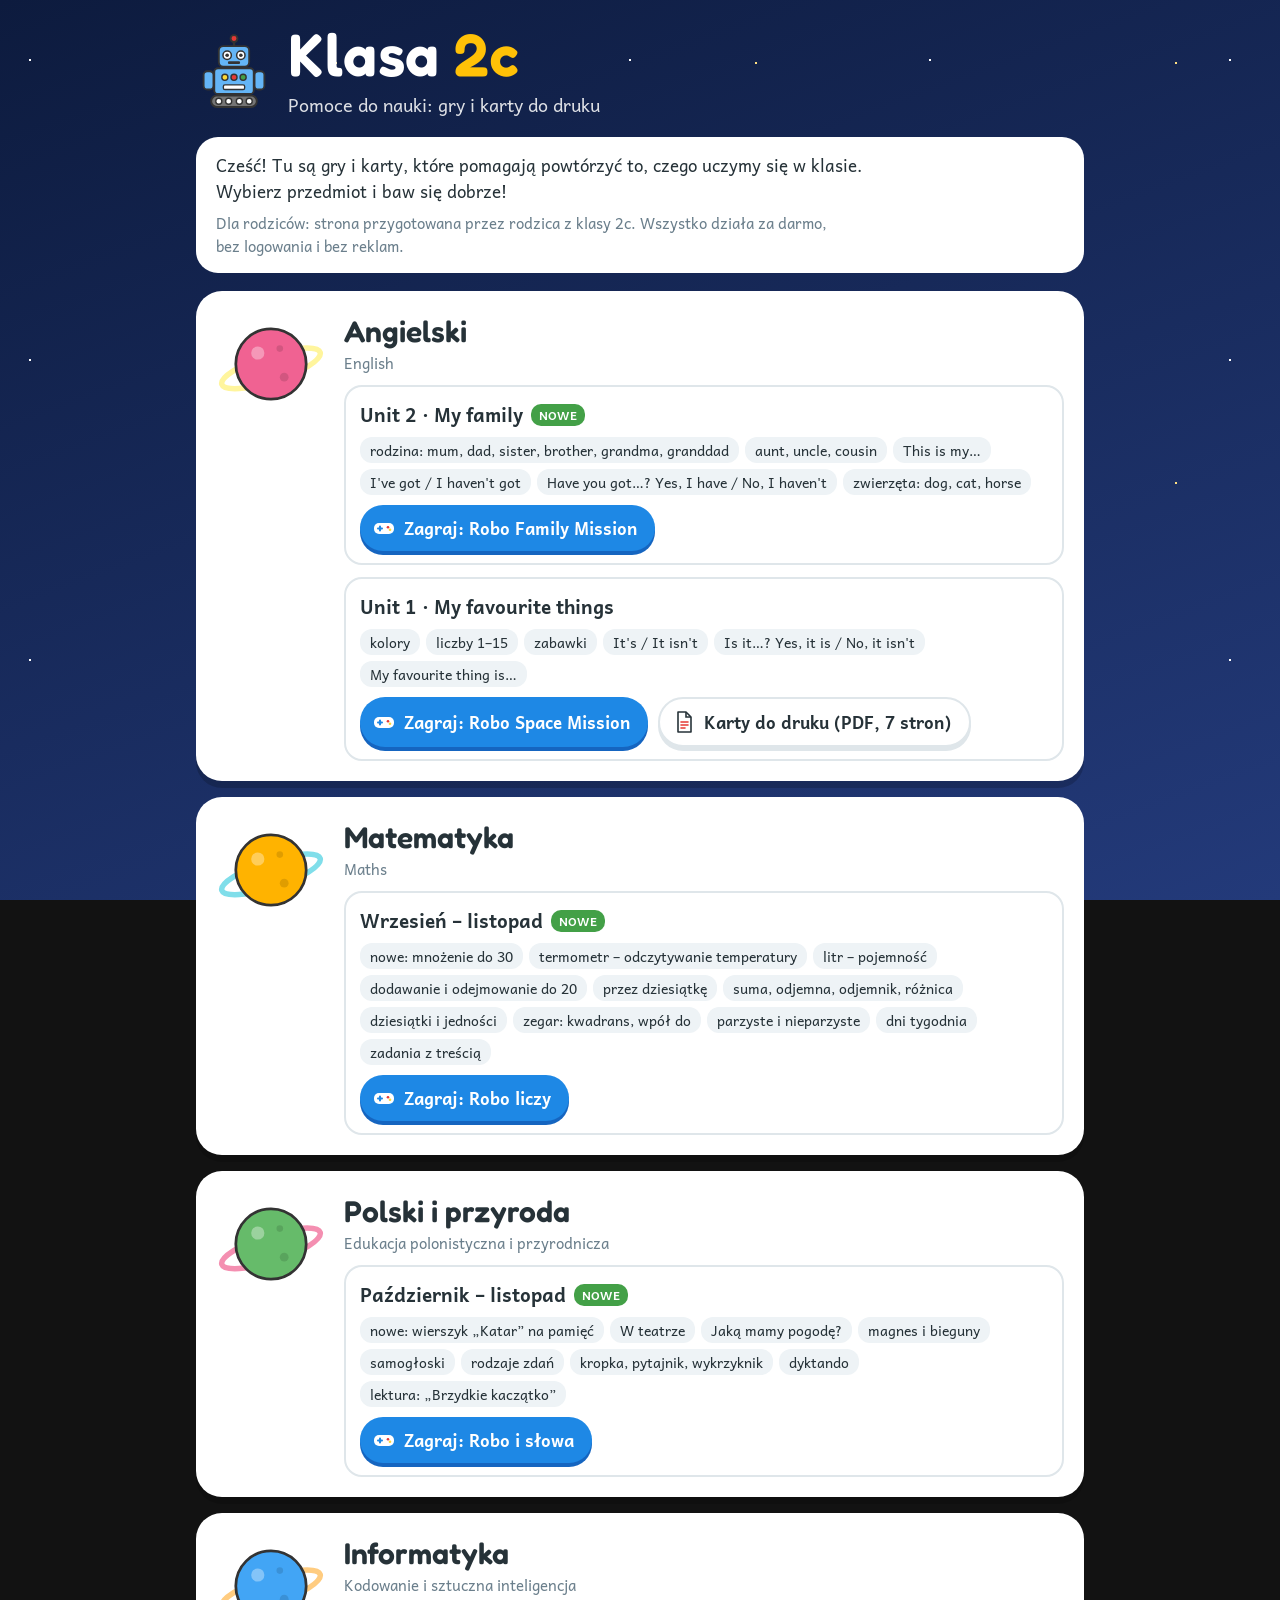
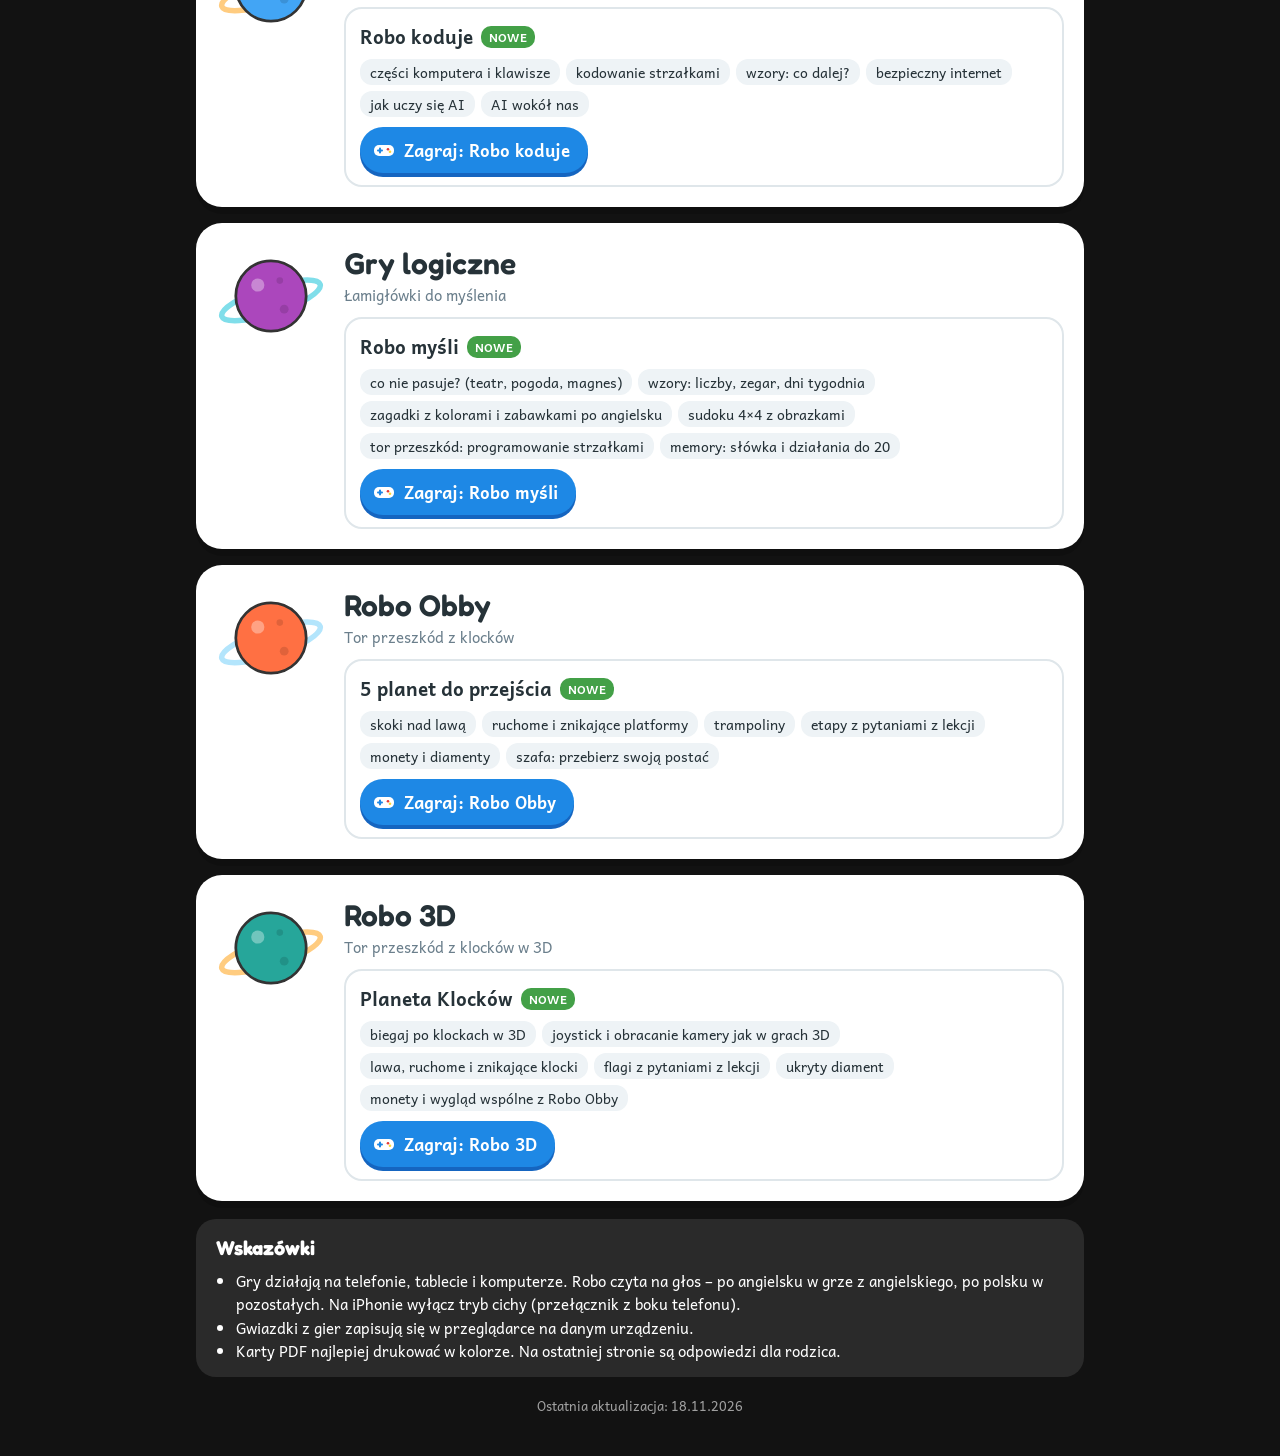
<file: index.html>
<!doctype html>
<html lang="pl">
<head>
<meta charset="utf-8">
<meta name="viewport" content="width=device-width, initial-scale=1">
<meta name="robots" content="noindex, nofollow">
<title>Klasa 2c – pomoce do nauki</title>
<link rel="preconnect" href="https://fonts.googleapis.com">
<link rel="preconnect" href="https://fonts.gstatic.com" crossorigin>
<link href="https://fonts.googleapis.com/css2?family=Andika:wght@400;700&family=Fredoka:wght@500;600&display=swap" rel="stylesheet">
<style>
  /* Layout: night-sky page, one white "mission board" per subject, subjects drawn as planets (same world as the games). */
  :root {
    color-scheme: dark;
    --sky1: #0d1b3e; --sky2: #233a7a; --card: #ffffff; --ink: #263238; --muted: #6b7f8c;
    --accent: #1E88E5; --sun: #FFC107; --line: #dfe6ea;
    --display: 'Fredoka', 'Comic Sans MS', sans-serif; --body: 'Andika', 'Comic Sans MS', sans-serif;
  }
  * { box-sizing: border-box; }
  html, body { margin: 0; }
  body {
    min-height: 100vh; font-family: var(--body); color: var(--ink); overflow-x: hidden;
    background: radial-gradient(1.5px 1.5px at 10% 20%, #fff 50%, transparent 51%),
                radial-gradient(1px 1px at 30% 70%, #fff 50%, transparent 51%),
                radial-gradient(2px 2px at 80% 15%, #FFE082 50%, transparent 51%),
                radial-gradient(1px 1px at 60% 40%, #fff 50%, transparent 51%),
                radial-gradient(1.5px 1.5px at 90% 80%, #fff 50%, transparent 51%),
                linear-gradient(160deg, var(--sky1), var(--sky2));
    background-size: 300px 300px, 260px 260px, 420px 420px, 200px 200px, 340px 340px, 100% 100%;
    background-attachment: fixed;
  }
  svg { display: block; }
  a { color: inherit; }
  .wrap { max-width: 920px; margin: 0 auto; padding: 24px 16px 40px; display: grid; gap: 18px; }

  header { display: flex; align-items: center; gap: 16px; color: #fff; }
  header .robo { width: 76px; height: 76px; flex: none; }
  header h1 { font-family: var(--display); font-weight: 600; font-size: clamp(38px, 8vw, 60px); line-height: 1; margin: 0; letter-spacing: .5px; }
  header h1 span { color: var(--sun); }
  header p { margin: 6px 0 0; font-size: 18px; opacity: .85; }

  .intro { background: var(--card); border-radius: 22px; padding: 16px 20px; font-size: 17px; line-height: 1.5; }
  .intro p { margin: 0; max-width: 70ch; }
  .intro p + p { margin-top: 8px; color: var(--muted); font-size: 15px; }

  .subjects { display: grid; gap: 16px; }
  .subject { background: var(--card); border-radius: 26px; padding: 18px 20px 20px; box-shadow: 0 7px 0 rgba(0,0,0,.18);
             display: grid; grid-template-columns: 110px 1fr; gap: 6px 18px; align-items: start; }
  .subject .orb { width: 110px; height: 110px; }
  .subject h2 { font-family: var(--display); font-weight: 600; font-size: 30px; margin: 4px 0 2px; }
  .subject .en { color: var(--muted); font-size: 15px; }
  .subject .orb { grid-row: span 2; }
  .units { display: grid; gap: 12px; margin-top: 4px; min-width: 0; grid-column: 2; }
  .unit { border: 2px solid var(--line); border-radius: 18px; padding: 12px 14px; }
  .unit h3 { margin: 0; font-size: 19px; }
  .unit .new { display: inline-block; margin-left: 8px; font-size: 12px; font-weight: 700; color: #fff; background: #43A047;
               border-radius: 10px; padding: 1px 8px; vertical-align: 2px; }
  .chips { display: flex; flex-wrap: wrap; gap: 6px; margin: 8px 0 10px; }
  .chip { font-size: 14px; background: #EEF3F6; border-radius: 12px; padding: 2px 10px; }
  .links { display: flex; flex-wrap: wrap; gap: 10px; }
  .btn { display: inline-flex; align-items: center; gap: 8px; text-decoration: none; font-weight: 700; font-size: 17px;
         border-radius: 26px; padding: 9px 18px 9px 12px; color: #fff; background: var(--accent); box-shadow: 0 4px 0 #1565C0; }
  .btn svg { width: 24px; height: 24px; flex: none; }
  .btn.pdf { background: #fff; color: var(--ink); border: 2px solid var(--line); box-shadow: 0 4px 0 var(--line); }
  .btn:hover { transform: translateY(-1px); }
  .btn:focus-visible { outline: 3px solid var(--sun); outline-offset: 3px; }
  .subject.soon { opacity: .78; }
  .subject.soon .units { color: var(--muted); font-size: 16px; }

  .tips { background: rgba(255,255,255,.1); color: #fff; border-radius: 20px; padding: 14px 20px; font-size: 15px; line-height: 1.55; }
  .tips h2 { font-family: var(--display); font-size: 20px; margin: 0 0 6px; }
  .tips ul { margin: 0; padding-left: 20px; }
  footer { color: rgba(255,255,255,.6); font-size: 13px; text-align: center; }

  @media (max-width: 560px) {
    header .robo { width: 56px; height: 56px; }
    .subject { grid-template-columns: 64px 1fr; padding: 14px; }
    .subject .orb { width: 64px; height: 64px; grid-row: auto; }
    .subject h2 { font-size: 24px; }
    .units { grid-column: 1 / -1; }
    .btn { font-size: 16px; }
  }
  @media (prefers-reduced-motion: reduce) { .btn:hover { transform: none; } }
</style>
<!-- Anonymous visit counter (GoatCounter, no cookies); roboTrack(name) records an event such as a finished level. -->
<script data-goatcounter="https://robo-klasa-2c.goatcounter.com/count" async src="https://gc.zgo.at/count.js"></script>
<script>window.roboTrack = function (n, t) { t = t || 0; try { var g = window.goatcounter; if (g && g.count) g.count({ path: n, title: n, event: true }); else if (t < 20) setTimeout(function () { roboTrack(n, t + 1); }, 500); } catch (e) {} };</script>
<!-- roboPlayer(section): once per device 'nowy gracz' on the first game start, then 'gracz wraca' at most once a day (only a date is stored). -->
<script>window.roboPlayer = function (s) { try { var k = 'robo-gracz-' + s, d = new Date().toDateString(), last = localStorage.getItem(k); if (last === d) return; localStorage.setItem(k, d); roboTrack(s + ' · ' + (last ? 'gracz wraca' : 'nowy gracz')); } catch (e) {} };</script>
</head>
<body>
<div class="wrap">
  <header>
    <svg class="robo" viewBox="0 0 100 100" aria-hidden="true">
      <g stroke="#333" stroke-width="2.5" stroke-linejoin="round">
        <line x1="50" y1="6" x2="50" y2="17" stroke-width="3"/><circle cx="50" cy="6" r="4.5" fill="#E53935"/>
        <rect x="10" y="49" width="13" height="24" rx="5" fill="#64B5F6"/><rect x="77" y="49" width="13" height="24" rx="5" fill="#64B5F6"/>
        <rect x="30" y="16" width="40" height="27" rx="6" fill="#64B5F6"/>
        <circle cx="41" cy="28" r="5.5" fill="#fff" stroke-width="2"/><circle cx="59" cy="28" r="5.5" fill="#fff" stroke-width="2"/>
        <rect x="24" y="45" width="52" height="34" rx="5" fill="#64B5F6"/>
        <circle cx="38" cy="57" r="4" fill="#FDD835" stroke-width="1.8"/><circle cx="50" cy="57" r="4" fill="#E53935" stroke-width="1.8"/><circle cx="62" cy="57" r="4" fill="#43A047" stroke-width="1.8"/>
        <rect x="36" y="67" width="28" height="6" rx="2" fill="#fff" stroke-width="1.8"/>
        <rect x="20" y="81" width="60" height="15" rx="7.5" fill="#757575"/>
      </g>
      <circle cx="41" cy="28" r="2.4" fill="#333"/><circle cx="59" cy="28" r="2.4" fill="#333"/><rect x="42" y="36" width="16" height="3.5" rx="1.5" fill="#333"/>
      <g fill="#fff" stroke="#333" stroke-width="1.8"><circle cx="30" cy="88.5" r="4"/><circle cx="43" cy="88.5" r="4"/><circle cx="57" cy="88.5" r="4"/><circle cx="70" cy="88.5" r="4"/></g>
    </svg>
    <div><h1>Klasa <span>2c</span></h1><p>Pomoce do nauki: gry i karty do druku</p></div>
  </header>

  <section class="intro">
    <p>Cześć! Tu są gry i karty, które pomagają powtórzyć to, czego uczymy się w klasie. Wybierz przedmiot i baw się dobrze!</p>
    <p>Dla rodziców: strona przygotowana przez rodzica z klasy 2c. Wszystko działa za darmo, bez logowania i bez reklam.</p>
  </section>

  <main class="subjects" id="subjects"></main>

  <section class="tips">
    <h2>Wskazówki</h2>
    <ul>
      <li>Gry działają na telefonie, tablecie i komputerze. Robo czyta na głos – po angielsku w grze z angielskiego, po polsku w pozostałych. Na iPhonie wyłącz tryb cichy (przełącznik z boku telefonu).</li>
      <li>Gwiazdki z gier zapisują się w przeglądarce na danym urządzeniu.</li>
      <li>Karty PDF najlepiej drukować w kolorze. Na ostatniej stronie są odpowiedzi dla rodzica.</li>
    </ul>
  </section>

  <footer>Ostatnia aktualizacja: 18.11.2026</footer>
</div>

<script>
/* To add new material: append a unit to a subject (newest first) or flip a subject from soon:true to units:[...]. */
// Count clicks on material links (PDF downloads, games) as anonymous events.
document.addEventListener('click', e => { const a = e.target.closest('a.btn'); if (a && window.roboTrack) roboTrack('klik · ' + a.textContent.trim()); });
const SUBJECTS = [
  { name: 'Angielski', en: 'English', col: '#F06292', ring: '#FFF59D', units: [
    { title: 'Unit 2 · My family', isNew: true,
      topics: ['rodzina: mum, dad, sister, brother, grandma, granddad', 'aunt, uncle, cousin', 'This is my…', "I've got / I haven't got", "Have you got…? Yes, I have / No, I haven't", 'zwierzęta: dog, cat, horse'],
      links: [{ kind: 'game', label: 'Zagraj: Robo Family Mission', href: 'angielski/unit2/' }] },
    { title: 'Unit 1 · My favourite things',
      topics: ['kolory', 'liczby 1–15', 'zabawki', "It's / It isn't", 'Is it…? Yes, it is / No, it isn\'t', 'My favourite thing is…'],
      links: [
        { kind: 'game', label: 'Zagraj: Robo Space Mission', href: 'angielski/unit1/' },
        { kind: 'pdf', label: 'Karty do druku (PDF, 7 stron)', href: 'angielski/unit1/karty-unit1.pdf' },
      ] },
  ] },
  { name: 'Matematyka', en: 'Maths', col: '#FFB300', ring: '#80DEEA', units: [
    { title: 'Wrzesień – listopad', isNew: true,
      topics: ['nowe: mnożenie do 30', 'termometr – odczytywanie temperatury', 'litr – pojemność', 'dodawanie i odejmowanie do 20', 'przez dziesiątkę', 'suma, odjemna, odjemnik, różnica', 'dziesiątki i jedności',
               'zegar: kwadrans, wpół do', 'parzyste i nieparzyste', 'dni tygodnia', 'zadania z treścią'],
      links: [{ kind: 'game', label: 'Zagraj: Robo liczy', href: 'matematyka/' }] },
  ] },
  { name: 'Polski i przyroda', en: 'Edukacja polonistyczna i przyrodnicza', col: '#66BB6A', ring: '#F48FB1', units: [
    { title: 'Październik – listopad', isNew: true,
      topics: ['nowe: wierszyk „Katar” na pamięć', 'W teatrze', 'Jaką mamy pogodę?', 'magnes i bieguny', 'samogłoski', 'rodzaje zdań', 'kropka, pytajnik, wykrzyknik', 'dyktando',
               'lektura: „Brzydkie kaczątko”'],
      links: [{ kind: 'game', label: 'Zagraj: Robo i słowa', href: 'polski/' }] },
  ] },
  { name: 'Informatyka', en: 'Kodowanie i sztuczna inteligencja', col: '#42A5F5', ring: '#FFCC80', units: [
    { title: 'Robo koduje', isNew: true,
      topics: ['części komputera i klawisze', 'kodowanie strzałkami', 'wzory: co dalej?', 'bezpieczny internet', 'jak uczy się AI', 'AI wokół nas'],
      links: [{ kind: 'game', label: 'Zagraj: Robo koduje', href: 'informatyka/' }] },
  ] },
  { name: 'Gry logiczne', en: 'Łamigłówki do myślenia', col: '#AB47BC', ring: '#80DEEA', units: [
    { title: 'Robo myśli', isNew: true,
      topics: ['co nie pasuje? (teatr, pogoda, magnes)', 'wzory: liczby, zegar, dni tygodnia', 'zagadki z kolorami i zabawkami po angielsku', 'sudoku 4×4 z obrazkami', 'tor przeszkód: programowanie strzałkami', 'memory: słówka i działania do 20'],
      links: [{ kind: 'game', label: 'Zagraj: Robo myśli', href: 'logika/' }] },
  ] },
  { name: 'Robo Obby', en: 'Tor przeszkód z klocków', col: '#FF7043', ring: '#B3E5FC', units: [
    { title: '5 planet do przejścia', isNew: true,
      topics: ['skoki nad lawą', 'ruchome i znikające platformy', 'trampoliny', 'etapy z pytaniami z lekcji', 'monety i diamenty', 'szafa: przebierz swoją postać'],
      links: [{ kind: 'game', label: 'Zagraj: Robo Obby', href: 'obby/' }] },
  ] },
  { name: 'Robo 3D', en: 'Tor przeszkód z klocków w 3D', col: '#26A69A', ring: '#FFCC80', units: [
    { title: 'Planeta Klocków', isNew: true,
      topics: ['biegaj po klockach w 3D', 'joystick i obracanie kamery jak w grach 3D', 'lawa, ruchome i znikające klocki', 'flagi z pytaniami z lekcji', 'ukryty diament', 'monety i wygląd wspólne z Robo Obby'],
      links: [{ kind: 'game', label: 'Zagraj: Robo 3D', href: 'robo3d/' }] },
  ] },
];

const ICON = {
  game: '<svg viewBox="0 0 24 24" aria-hidden="true"><rect x="2" y="7" width="20" height="11" rx="5" fill="#fff"/><path d="M6 12.5h4M8 10.5v4" stroke="#1E88E5" stroke-width="2" stroke-linecap="round"/><circle cx="16" cy="11.3" r="1.3" fill="#E53935"/><circle cx="18" cy="13.8" r="1.3" fill="#FDD835"/></svg>',
  pdf: '<svg viewBox="0 0 24 24" aria-hidden="true"><path d="M6 2h8l5 5v15H6z" fill="#fff" stroke="#263238" stroke-width="1.6" stroke-linejoin="round"/><path d="M14 2v5h5" fill="none" stroke="#263238" stroke-width="1.6"/><path d="M9 12h7M9 15h7M9 18h4" stroke="#E53935" stroke-width="1.6" stroke-linecap="round"/></svg>',
};
function orb(col, ring) {
  return `<svg class="orb" viewBox="0 0 100 100" aria-hidden="true">
    <ellipse cx="50" cy="54" rx="47" ry="12" fill="none" stroke="${ring}" stroke-width="5" transform="rotate(-18 50 54)"/>
    <circle cx="50" cy="50" r="32" fill="${col}" stroke="#333" stroke-width="2.5"/>
    <circle cx="38" cy="40" r="6" fill="#fff" opacity=".35"/><circle cx="62" cy="62" r="4" fill="#000" opacity=".12"/><circle cx="58" cy="36" r="3" fill="#000" opacity=".12"/>
  </svg>`;
}
const esc = s => s.replace(/&/g, '&amp;').replace(/</g, '&lt;');
document.getElementById('subjects').innerHTML = SUBJECTS.map(s => `
  <article class="subject${s.soon ? ' soon' : ''}">
    ${orb(s.col, s.ring)}
    <div><h2>${esc(s.name)}</h2><div class="en">${esc(s.en)}</div></div>
    <div class="units">${s.soon ? `<p>${esc(s.soon)}</p>` : s.units.map(u => `
      <div class="unit"><h3>${esc(u.title)}${u.isNew ? '<span class="new">NOWE</span>' : ''}</h3>
        <div class="chips">${u.topics.map(t => `<span class="chip">${esc(t)}</span>`).join('')}</div>
        <div class="links">${u.links.map(l => `<a class="btn ${l.kind}" href="${l.href}">${ICON[l.kind]}${esc(l.label)}</a>`).join('')}</div>
      </div>`).join('')}
    </div>
  </article>`).join('');
</script>
</body>
</html>
</file>
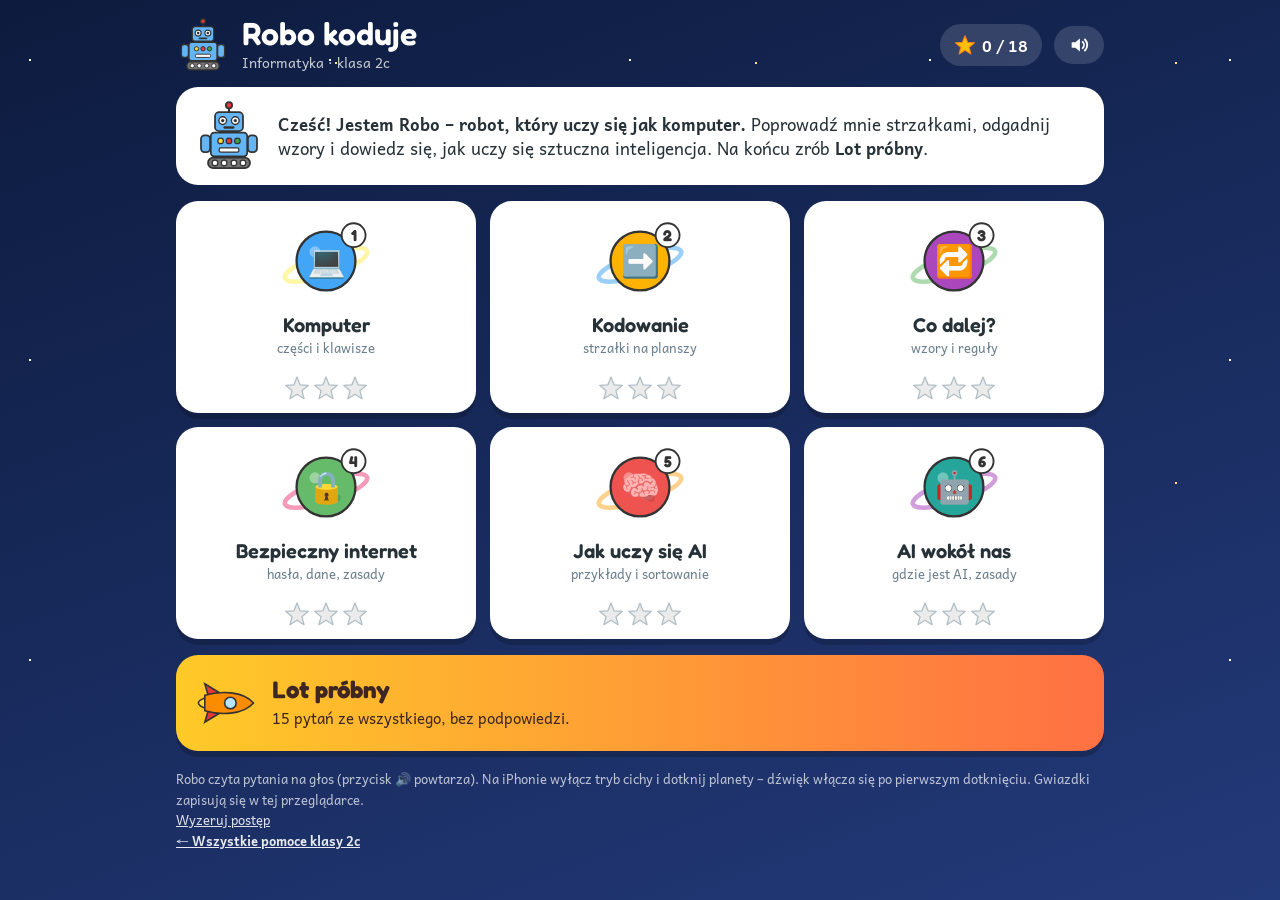
<file: informatyka/index.html>
<!doctype html>
<html lang="pl">
<head>
<meta charset="utf-8">
<meta name="viewport" content="width=device-width, initial-scale=1">
<meta name="robots" content="noindex, nofollow">
<title>Robo koduje – informatyka 2c</title>
<link rel="preconnect" href="https://fonts.googleapis.com">
<link rel="preconnect" href="https://fonts.gstatic.com" crossorigin>
<link href="https://fonts.googleapis.com/css2?family=Andika:wght@400;700&family=Fredoka:wght@500;600&display=swap" rel="stylesheet">
<link rel="stylesheet" href="../wspolne/robo.css?v=08583d55">
<style>
  .prog { display: inline-flex; gap: 6px; align-items: center; }
  .prog svg { width: 36px; height: 36px; background: #E3F2FD; border-radius: 8px; padding: 2px; }
  .sr { position: absolute; width: 1px; height: 1px; overflow: hidden; clip: rect(0 0 0 0); white-space: nowrap; }
  .seq { font-size: 46px; letter-spacing: 6px; line-height: 1.3; word-break: break-word; }
  .seq b { color: #FF7043; }
  @media (max-width: 560px) { .prog svg { width: 30px; height: 30px; } .seq { font-size: 34px; letter-spacing: 3px; } }
</style>
<!-- Anonymous visit counter (GoatCounter, no cookies); roboTrack(name) records an event such as a finished level. -->
<script data-goatcounter="https://robo-klasa-2c.goatcounter.com/count" async src="https://gc.zgo.at/count.js"></script>
<script>window.roboTrack = function (n, t) { t = t || 0; try { var g = window.goatcounter; if (g && g.count) g.count({ path: n, title: n, event: true }); else if (t < 20) setTimeout(function () { roboTrack(n, t + 1); }, 500); } catch (e) {} };</script>
<!-- roboPlayer(section): once per device 'nowy gracz' on the first game start, then 'gracz wraca' at most once a day (only a date is stored). -->
<script>window.roboPlayer = function (s) { try { var k = 'robo-gracz-' + s, d = new Date().toDateString(), last = localStorage.getItem(k); if (last === d) return; localStorage.setItem(k, d); roboTrack(s + ' · ' + (last ? 'gracz wraca' : 'nowy gracz')); } catch (e) {} };</script>
</head>
<body>
<div class="wrap" id="app"></div>
<script src="../wspolne/robo.js?v=9c463f64"></script>
<script>
const { rnd, pick, shuffle, sample, coin } = Robo;
const between = (a, b) => a + rnd(b - a + 1);
const opts = (ans, pool, k = 3) => shuffle([ans, ...sample(pool.filter(x => x !== ans), k - 1)]).map(x => ({ html: x, ok: x === ans }));
const emoji = e => `<div class="emoji">${e}</div>`;
const stmt = s => `<div class="stmt">${s}</div>`;
const YN = (ok, yes = 'Tak', no = 'Nie') => [{ html: yes, ok }, { html: no, ok: !ok }];

/* ---------- Komputer ---------- */
const PARTS = [
  ['🖥️', 'monitor', 'do wyświetlania obrazu'], ['⌨️', 'klawiatura', 'do pisania liter i cyfr'], ['🖱️', 'myszka', 'do wskazywania i klikania'],
  ['🖨️', 'drukarka', 'do drukowania na papierze'], ['🎧', 'słuchawki', 'do słuchania dźwięku'], ['💻', 'laptop', 'to komputer, który można zabrać ze sobą'],
];
const KEYS = [
  ['Który klawisz robi odstęp między wyrazami?', 'Spacja'], ['Który klawisz usuwa literę przed kursorem?', 'Backspace'],
  ['Który klawisz przenosi tekst do nowej linii?', 'Enter'], ['Który klawisz trzymasz, żeby napisać wielką literę?', 'Shift'],
];
const KEY_NAMES = ['Spacja', 'Backspace', 'Enter', 'Shift'];
function genComputer(i) {
  const mode = i % 3;
  if (mode === 0) {
    const [e, w, d] = pick(PARTS);
    return { key: 'k0' + w, t: 'Co to jest?', p: 'Części komputera.', say: 'Co to jest?', prompt: emoji(e), cls: 'three',
      after: `To ${w} – ${d}.`, options: opts(w, PARTS.map(p => p[1])) };
  }
  if (mode === 1) {
    const [e, w, d] = pick(PARTS.slice(0, 5)), verb = w === 'słuchawki' ? 'służą' : 'służy', q = `Do czego ${verb} ${w}?`;
    return { key: 'k1' + w, t: q, p: 'Części komputera.', say: q, prompt: emoji(e), cls: 'list',
      after: `${w[0].toUpperCase() + w.slice(1)} ${verb} ${d}.`, options: opts(d, PARTS.slice(0, 5).map(p => p[2])) };
  }
  const [q, ans] = pick(KEYS);
  return { key: 'k2' + ans, t: q, p: 'Klawiatura.', say: q, prompt: emoji('⌨️'), cls: 'words', after: `To klawisz ${ans}.`,
    options: shuffle(KEY_NAMES).map(x => ({ html: x, ok: x === ans })) };
}

/* ---------- Kodowanie: Robo na planszy ---------- */
const N = 5, CELL = 40;
const DIRS = { '→': [0, 1], '←': [0, -1], '↓': [1, 0], '↑': [-1, 0] };
const FLIP = { '→': '←', '←': '→', '↓': '↑', '↑': '↓' };
const inside = ([r, c]) => r >= 0 && r < N && c >= 0 && c < N;
const run = (start, prog) => prog.reduce(([r, c], d) => [r + DIRS[d][0], c + DIRS[d][1]], start);
const same = (a, b) => a[0] === b[0] && a[1] === b[1];
const ROT = { '→': 0, '↓': 90, '←': 180, '↑': 270 };
const arrow = d => `<svg viewBox="0 0 24 24" aria-hidden="true"><g transform="rotate(${ROT[d]} 12 12)"><path d="M4 12h14M12 5.5l6.5 6.5-6.5 6.5" fill="none" stroke="#1E88E5" stroke-width="3.2" stroke-linecap="round" stroke-linejoin="round"/></g></svg>`;
const progHtml = p => `<span class="prog">${p.map(arrow).join('')}<span class="sr">${p.join(' ')}</span></span>`;
function board(start, target, labels = []) {
  let s = `<rect x="0" y="0" width="${N * CELL}" height="${N * CELL}" rx="8" fill="#E3F2FD" stroke="#90CAF9" stroke-width="2"/>`;
  for (let k = 1; k < N; k++) s += `<line x1="${k * CELL}" y1="0" x2="${k * CELL}" y2="${N * CELL}" stroke="#90CAF9"/><line x1="0" y1="${k * CELL}" x2="${N * CELL}" y2="${k * CELL}" stroke="#90CAF9"/>`;
  if (target) s += `<text x="${target[1] * CELL + CELL / 2}" y="${target[0] * CELL + CELL / 2 + 10}" text-anchor="middle" font-size="28">⭐</text>`;
  labels.forEach(([r, c, t]) => {
    s += `<circle cx="${c * CELL + CELL / 2}" cy="${r * CELL + CELL / 2}" r="15" fill="#FFE082" stroke="#333" stroke-width="1.5"/>
          <text x="${c * CELL + CELL / 2}" y="${r * CELL + CELL / 2 + 7}" text-anchor="middle" font-size="19" font-weight="700" font-family="Fredoka, sans-serif" fill="#263238">${t}</text>`;
  });
  s += Robo.robot().replace(/<svg[^>]*>/, `<svg x="${start[1] * CELL + 3}" y="${start[0] * CELL + 3}" width="${CELL - 6}" height="${CELL - 6}" viewBox="0 0 100 100">`);
  return `<svg viewBox="-2 -2 ${N * CELL + 4} ${N * CELL + 4}" style="width:min(100%,250px)" aria-label="plansza">${s}</svg>`;
}
function randomTrip() {
  for (;;) {
    const start = [rnd(N), rnd(N)], dr = between(-3, 3), dc = between(-3, 3), steps = Math.abs(dr) + Math.abs(dc);
    const target = [start[0] + dr, start[1] + dc];
    if (steps >= 2 && steps <= 5 && inside(target)) {
      const h = Array(Math.abs(dc)).fill(dc > 0 ? '→' : '←'), v = Array(Math.abs(dr)).fill(dr > 0 ? '↓' : '↑');
      return { start, target, prog: coin() ? [...h, ...v] : [...v, ...h] };
    }
  }
}
function genCode(i) {
  const { start, target, prog } = randomTrip();
  if (i % 2 === 0) {
    const cands = [prog.map(d => DIRS[d][1] ? FLIP[d] : d), prog.map(d => DIRS[d][0] ? FLIP[d] : d), prog.slice(0, -1), [...prog, prog[prog.length - 1]], prog.map(d => FLIP[d])];
    const wrong = [], seen = new Set([prog.join('')]);
    for (const c of shuffle(cands)) if (c.length && !same(run(start, c), target) && !seen.has(c.join('')) && wrong.length < 2) { seen.add(c.join('')); wrong.push(c); }
    return { key: 'c0' + start + target + prog.join(''), t: 'Który program zaprowadzi Robo do gwiazdki?', p: 'Każda strzałka to jeden krok.',
      say: 'Który program zaprowadzi Robo do gwiazdki?', prompt: board(start, target), cls: 'list', after: 'Robo jest przy gwieździe!',
      review: `program ${prog.join(' ')}`, options: shuffle([prog, ...wrong]).map(p => ({ html: progHtml(p), ok: p === prog })) };
  }
  const others = [];
  while (others.length < 2) {
    const cell = [rnd(N), rnd(N)];
    if (!same(cell, start) && !same(cell, target) && !others.some(o => same(o, cell))) others.push(cell);
  }
  const letters = shuffle(['A', 'B', 'C']), labels = [[...target, letters[0]], [...others[0], letters[1]], [...others[1], letters[2]]];
  return { key: 'c1' + start + prog.join(''), t: 'Dokąd dojdzie Robo?', p: 'Wykonaj strzałki po kolei, krok po kroku.',
    say: 'Dokąd dojdzie Robo?', prompt: `<div class="row">${board(start, null, labels)}${progHtml(prog)}</div>`, cls: 'three',
    after: `Robo dojdzie do pola ${letters[0]}.`, options: ['A', 'B', 'C'].map(x => ({ html: x, ok: x === letters[0] })) };
}

/* ---------- Co dalej? (wzory) ---------- */
const SETS = [['🔴', '🔵', '🟡', '🟢'], ['🍎', '🍌', '🍇', '🍐'], ['⭐', '🌙', '☀️', '☁️'], ['🐱', '🐶', '🐭', '🐰'], ['🟥', '🟦', '🟨', '🟩']];
const UNITS = ['AB', 'ABB', 'AAB', 'ABC', 'AABB', 'ABCB'];
function genPattern(i) {
  if (i % 3 === 2) {
    const step = pick([2, 3, 5, 10]), a = between(1, 5), seq = [0, 1, 2, 3, 4].map(k => a + k * step), ans = a + 5 * step;
    const cand = [...new Set([ans + 1, ans - 1, ans + step, ans - 2, ans + 2])].filter(x => x !== ans && x > 0);
    return { key: 'p1' + a + step, t: 'Jaka liczba będzie dalej?', p: 'Znajdź regułę.', say: 'Jaka liczba będzie dalej?',
      prompt: `<div class="seq">${seq.join(', ')}, <b>?</b></div>`, cls: 'three', after: `Każda liczba jest większa o ${step}, więc następna to ${ans}.`,
      options: shuffle([ans, ...sample(cand, 2)]).map(x => ({ html: String(x), ok: x === ans })) };
  }
  const unit = pick(UNITS), set = shuffle(pick(SETS)), map = {};
  [...'ABC'].forEach((L, k) => { map[L] = set[k]; });
  const total = unit.length * 2 + 1 + rnd(unit.length);
  const seq = Array.from({ length: total }, (_, k) => map[unit[k % unit.length]]), ans = map[unit[total % unit.length]];
  const pool = set.filter(x => x !== ans);
  return { key: 'p0' + seq.join(''), t: 'Co będzie dalej?', p: 'Znajdź powtarzający się wzór.', say: 'Co będzie dalej?',
    prompt: `<div class="seq">${seq.join('')}<b>?</b></div>`, cls: 'three', after: 'Brawo! Komputery też szukają takich wzorów.',
    options: shuffle([ans, ...sample(pool, 2)]).map(x => ({ html: `<span class="emoji">${x}</span>`, ok: x === ans })) };
}

/* ---------- Bezpieczny internet ---------- */
const SAFE = [
  ['🏠', 'Nieznajomy w grze pyta, gdzie mieszkasz. Czy mu powiesz?', false, 'Nie! Nie podawaj adresu obcym. Powiedz o tym rodzicowi.'],
  ['🔑', 'Czy hasło możesz powiedzieć koledze?', false, 'Nie. Hasło znasz tylko Ty i Twoi rodzice.'],
  ['📷', 'Czy możesz wysłać swoje zdjęcie komuś, kogo nie znasz?', false, 'Nie. Zdjęć nie wysyłamy obcym osobom.'],
  ['📰', 'Czy wszystko, co jest w internecie, jest prawdą?', false, 'Nie. W internecie są też nieprawdziwe informacje.'],
  ['🎮', 'Czy możesz pobrać nową grę bez pytania rodzica?', false, 'Nie. Najpierw zapytaj rodzica.'],
  ['🙋', 'Coś w internecie Cię przestraszyło. Czy warto powiedzieć o tym rodzicowi?', true, 'Tak! Zawsze możesz powiedzieć rodzicowi lub nauczycielowi.'],
  ['⏰', 'Czy przy tablecie warto robić przerwy?', true, 'Tak. Przerwy są dobre dla oczu i dla głowy.'],
];
const SAFE_CHOICE = [
  ['😠', 'Ktoś w internecie jest dla Ciebie niemiły. Co robisz?', 'Mówię rodzicowi lub nauczycielowi', ['Mówię rodzicowi lub nauczycielowi', 'Odpisuję coś brzydkiego', 'Nikomu nic nie mówię']],
  ['🎁', 'Wyskoczyło okienko: „Wygrałeś telefon! Kliknij!”. Co robisz?', 'Nie klikam i pytam rodzica', ['Nie klikam i pytam rodzica', 'Klikam szybko', 'Wpisuję swój adres']],
  ['🔐', 'Dobre hasło to…', 'długie i trudne do zgadnięcia', ['długie i trudne do zgadnięcia', '1234', 'moje imię']],
];
function genSafe(i) {
  if (i % 3 === 2) {
    const [e, q, ans, o] = pick(SAFE_CHOICE);
    return { key: 'b1' + q, t: q, p: 'Bezpieczny internet.', say: q, prompt: emoji(e), cls: 'list', after: ans, options: opts(ans, o) };
  }
  const [e, q, ok, aft] = pick(SAFE);
  return { key: 'b0' + q, t: q, p: 'Bezpieczny internet.', say: q, prompt: emoji(e), cls: 'two', after: aft, review: aft, options: YN(ok) };
}

/* ---------- Jak uczy się AI ---------- */
const SORTS = [
  { a: 'owoc', b: 'warzywo', A: ['🍎', '🍌', '🍇', '🍓', '🍐', '🍊'], B: ['🥕', '🥦', '🥒', '🥔', '🧅', '🫑'] },
  { a: 'żyje na lądzie', b: 'żyje w wodzie', A: ['🐶', '🐱', '🐘', '🦁', '🐰', '🐻'], B: ['🐟', '🐬', '🐙', '🦈', '🐳', '🦀'] },
  { a: 'lata', b: 'jeździ', A: ['✈️', '🚁', '🚀', '🎈'], B: ['🚗', '🚌', '🚲', '🚂', '🛴'] },
];
const LEARN = [
  ['Z czego uczy się sztuczna inteligencja (AI)?', 'z wielu przykładów', ['z wielu przykładów', 'ze snu', 'z jedzenia'], 'AI uczy się z bardzo wielu przykładów.'],
  ['Robo obejrzał 100 zdjęć kotów i 100 zdjęć psów. Czego się nauczył?', 'rozpoznawać koty i psy', ['rozpoznawać koty i psy', 'gotować obiad', 'pływać'], 'Z przykładów Robo nauczył się rozpoznawać koty i psy.'],
  ['Robo uczył się tylko na zdjęciach białych kotów. Pokazujemy mu czarnego kota. Co się może stać?', 'Robo może się pomylić', ['Robo może się pomylić', 'Robo na pewno zgadnie', 'Robo zamieni się w kota'], 'Może się pomylić, bo nie widział takich przykładów. Dlatego AI potrzebuje różnych przykładów.'],
  ['Ktoś pokazał Robo psa i podpisał go „kot”. Co się stanie?', 'Robo nauczy się źle', ['Robo nauczy się źle', 'Robo nauczy się lepiej', 'Nic się nie zmieni'], 'Złe przykłady uczą AI złych odpowiedzi.'],
  ['Im więcej dobrych przykładów, tym AI…', 'lepiej rozpoznaje', ['lepiej rozpoznaje', 'gorzej rozpoznaje', 'dłużej śpi'], 'Więcej dobrych przykładów – lepsza AI.'],
];
function genLearn(i) {
  if (i % 2 === 0) {
    const s = pick(SORTS), isA = coin(), e = pick(isA ? s.A : s.B), ans = isA ? s.a : s.b;
    return { key: 'l0' + e, t: 'Robo uczy się sortować. Pomóż mu! To…', p: 'Tak AI uczy się z przykładów.', say: 'Robo uczy się sortować. Pomóż mu!',
      prompt: emoji(e), cls: 'two', after: `Dobrze: ${ans}. Dziękuję, uczę się z Twoich przykładów!`, options: [s.a, s.b].map(x => ({ html: x, ok: x === ans })) };
  }
  const [q, ans, o, aft] = pick(LEARN);
  return { key: 'l1' + q, t: q, p: 'Jak uczy się AI?', say: q, prompt: Robo.robot().replace('class="ic"', 'class="big"'), cls: 'list', after: aft, options: opts(ans, o) };
}

/* ---------- AI wokół nas ---------- */
const AROUND = [
  ['🤖', 'Co to jest AI?', 'sztuczna inteligencja – program komputerowy, który uczy się z przykładów', ['sztuczna inteligencja – program komputerowy, który uczy się z przykładów', 'nowy rodzaj czekolady', 'zwierzę z zoo'], 'AI to sztuczna inteligencja – program komputerowy.'],
  ['📱', 'Gdzie możesz spotkać AI?', 'w asystencie głosowym w telefonie', ['w asystencie głosowym w telefonie', 'w ołówku', 'w kamieniu'], 'Asystent głosowy w telefonie korzysta z AI.'],
  ['🌍', 'Co może zrobić tłumacz z AI w telefonie?', 'przetłumaczyć zdanie na inny język', ['przetłumaczyć zdanie na inny język', 'ugotować zupę', 'posprzątać pokój'], 'Tłumacz z AI zamienia zdania na inny język.'],
  ['❓', 'Czy AI zawsze ma rację?', 'Nie, może się pomylić – trzeba sprawdzać', ['Nie, może się pomylić – trzeba sprawdzać', 'Tak, nigdy się nie myli', 'Tylko w niedzielę'], 'AI też się myli. Ważne informacje sprawdzamy z dorosłym.'],
  ['💬', 'Czy możesz napisać czatbotowi swój adres i hasło?', 'Nie, to są moje prywatne dane', ['Nie, to są moje prywatne dane', 'Tak, czatbot jest moim kolegą', 'Tak, ale tylko hasło'], 'Prywatnych danych nie podajemy ani ludziom w internecie, ani czatbotom.'],
  ['📝', 'AI napisało odpowiedź do zadania domowego. Co robisz?', 'Czytam, sprawdzam i uczę się sam(a)', ['Czytam, sprawdzam i uczę się sam(a)', 'Przepisuję bez czytania', 'Wyrzucam zeszyt'], 'AI może pomóc, ale uczysz się Ty – sprawdzaj i myśl samodzielnie.'],
  ['👩‍💻', 'Kto tworzy programy AI?', 'ludzie – programiści', ['ludzie – programiści', 'roboty z kosmosu', 'dinozaury'], 'AI tworzą ludzie – programistki i programiści.'],
  ['🧠', 'Czy AI czuje radość albo smutek jak człowiek?', 'Nie, to program komputerowy', ['Nie, to program komputerowy', 'Tak, płacze w nocy', 'Tak, gdy jest głodne'], 'AI to program. Może mówić jak człowiek, ale nie czuje jak człowiek.'],
];
function genAround() {
  const [e, q, ans, o, aft] = pick(AROUND);
  return { key: 'a' + q, t: q, p: 'AI wokół nas.', say: q, prompt: emoji(e), cls: 'list', after: aft, options: opts(ans, o) };
}

Robo.start({
  id: 'robo-inf-2c', lang: 'pl-PL', rate: .95,
  title: 'Robo koduje', sub: 'Informatyka · klasa 2c',
  intro: '<b>Cześć! Jestem Robo – robot, który uczy się jak komputer.</b> Poprowadź mnie strzałkami, odgadnij wzory i dowiedz się, jak uczy się sztuczna inteligencja. Na końcu zrób <b>Lot próbny</b>.',
  back: '../',
  levels: [
    { id: 'computer', icon: '💻', name: 'Komputer', pl: 'części i klawisze', col: '#42A5F5', ring: '#FFF59D', gen: genComputer },
    { id: 'code', icon: '➡️', name: 'Kodowanie', pl: 'strzałki na planszy', col: '#FFB300', ring: '#90CAF9', gen: genCode },
    { id: 'pattern', icon: '🔁', name: 'Co dalej?', pl: 'wzory i reguły', col: '#AB47BC', ring: '#A5D6A7', gen: genPattern },
    { id: 'safe', icon: '🔒', name: 'Bezpieczny internet', pl: 'hasła, dane, zasady', col: '#66BB6A', ring: '#F48FB1', gen: genSafe },
    { id: 'learn', icon: '🧠', name: 'Jak uczy się AI', pl: 'przykłady i sortowanie', col: '#EF5350', ring: '#FFCC80', gen: genLearn },
    { id: 'ai', icon: '🤖', name: 'AI wokół nas', pl: 'gdzie jest AI, zasady', col: '#26A69A', ring: '#CE93D8', gen: genAround },
  ],
  test: { name: 'Lot próbny', pl: '15 pytań ze wszystkiego, bez podpowiedzi.', n: 15 },
});
</script>
</body>
</html>
</file>
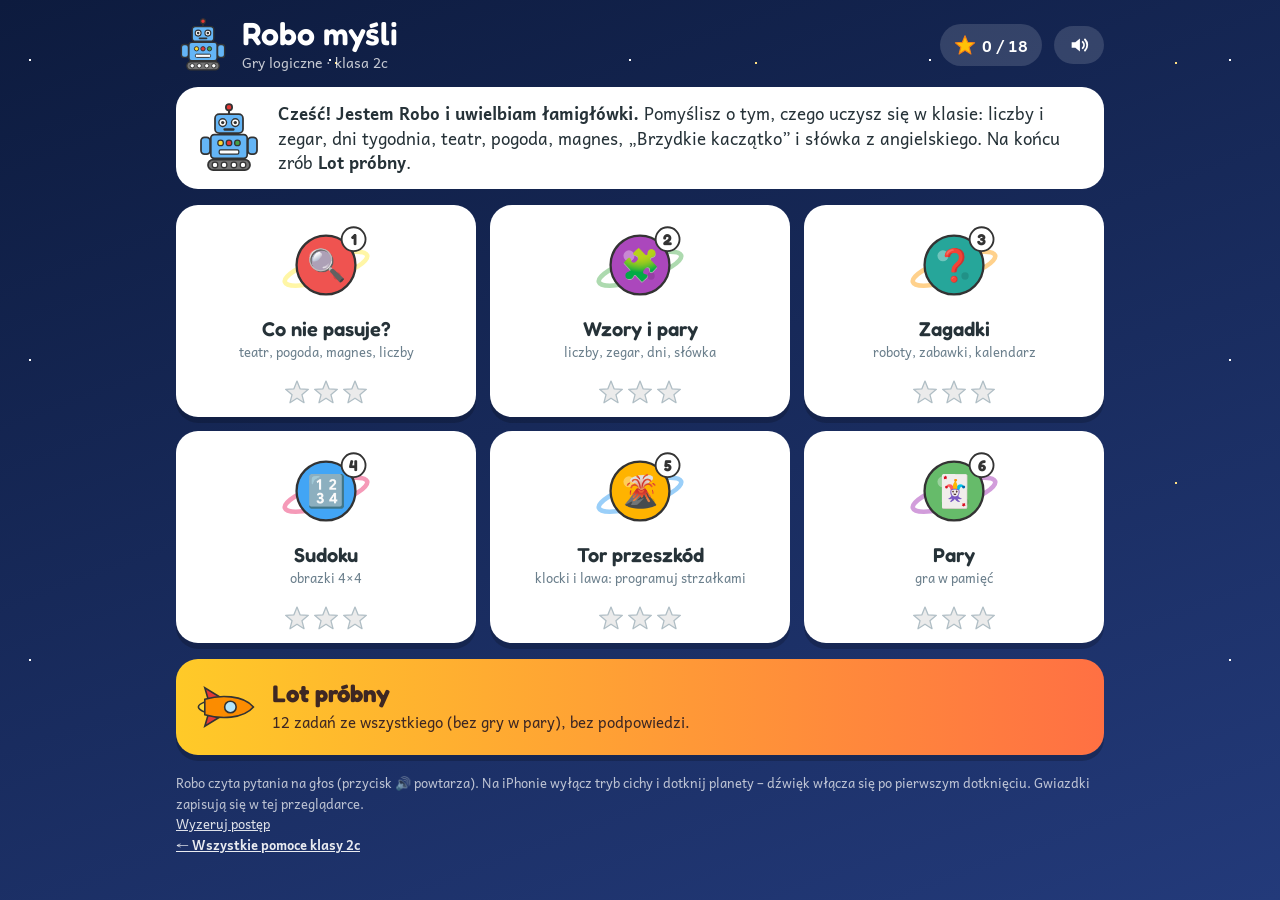
<file: logika/index.html>
<!doctype html>
<html lang="pl">
<head>
<meta charset="utf-8">
<meta name="viewport" content="width=device-width, initial-scale=1">
<meta name="robots" content="noindex, nofollow">
<title>Robo myśli – gry logiczne 2c</title>
<link rel="preconnect" href="https://fonts.googleapis.com">
<link rel="preconnect" href="https://fonts.gstatic.com" crossorigin>
<link href="https://fonts.googleapis.com/css2?family=Andika:wght@400;700&family=Fredoka:wght@500;600&display=swap" rel="stylesheet">
<link rel="stylesheet" href="../wspolne/robo.css?v=08583d55">
<style>
  /* Page-only pieces: odd-one-out shapes, patterns, riddles and the three mini-games (sudoku, maze, memory). */
  .custom { margin-top: 12px; }
  .seq { font-family: var(--display); font-weight: 600; font-size: clamp(30px, 7vw, 46px); letter-spacing: 2px; line-height: 1.3; }
  .seq b { color: #FF7043; }
  .maze .lava { animation: lava 1.6s ease-in-out infinite alternate; }
  @keyframes lava { to { opacity: .75; } }
  .prompt:empty { min-height: 0; margin: 8px 0; }
  .shape { width: 72px; height: 72px; }
  .emo { font-size: 56px; line-height: 1; }
  .riddle { font-size: clamp(20px, 3.8vw, 28px); font-weight: 700; line-height: 1.45; max-width: 640px; text-align: left; }
  .riddle .row { justify-content: flex-start; gap: 6px; margin-top: 6px; font-size: 44px; }
  .bot { width: 64px; height: 64px; margin: 0 auto; }
  .opt .lbl { display: block; font-size: 16px; color: var(--muted); }
  .opts.cols3 { grid-template-columns: repeat(3, 1fr); }
  .groups { display: flex; justify-content: center; align-items: center; gap: 10px; flex-wrap: wrap; }
  .grp { border: 3px dashed #B0BEC5; border-radius: 16px; padding: 6px 8px; min-width: 52px; min-height: 60px; font-size: 30px;
         display: flex; flex-wrap: wrap; justify-content: center; align-content: center; max-width: 150px; line-height: 1.1; }
  .grp.q { font-family: var(--display); color: #FF7043; font-size: 40px; border-color: #FF7043; }
  .arrows { display: flex; justify-content: center; align-items: center; gap: 8px; flex-wrap: wrap; }
  .arrows svg, .opt svg.arr { width: 58px; height: 58px; }
  .arrows .qm { font-family: var(--display); font-size: 48px; color: #FF7043; width: 58px; text-align: center; }
  .analogy { display: grid; grid-template-columns: auto auto auto; gap: 6px 14px; align-items: center; justify-content: center; font-size: 64px; line-height: 1.1; }
  .analogy .to { font-size: 34px; color: #90A4AE; }
  .analogy .qm { font-family: var(--display); color: #FF7043; font-size: 56px; text-align: center; }

  /* sudoku */
  .sdk { display: grid; grid-template-columns: repeat(4, auto); justify-content: center; gap: 5px; }
  .sdk button { width: min(19vw, 74px); height: min(19vw, 74px); border-radius: 14px; border: 3px solid var(--line); background: #fff;
                font-size: min(11vw, 44px); line-height: 1; display: flex; align-items: center; justify-content: center; padding: 0; }
  .sdk button.given { background: #EEF3F6; border-color: #EEF3F6; cursor: default; }
  .sdk button.empty { border-style: dashed; }
  .sdk button.sel { border: 4px solid var(--gold); background: #FFF8E1; }
  .sdk button.done { background: #E8F5E9; border-color: #A5D6A7; animation: pop .35s; }
  .sdk button.bad { animation: shake .4s; background: #FFEBEE; }
  .sdk .c1 { margin-right: 9px; } .sdk .r1 { margin-bottom: 9px; }
  .palette { display: flex; justify-content: center; gap: 10px; margin-top: 16px; flex-wrap: wrap; }
  .palette button { width: 70px; height: 70px; border-radius: 18px; border: 0; background: #FFE082; box-shadow: 0 5px 0 #FFA000; font-size: 40px; padding: 0; }
  .palette button.hint { animation: glow 1s infinite; }
  .help { text-align: center; color: var(--muted); font-size: 15px; margin-top: 10px; }

  /* maze */
  .maze { display: flex; justify-content: center; }
  .maze svg { width: min(100%, 300px); }
  .maze.bump svg { animation: shake .4s; }
  .prg { display: flex; justify-content: center; flex-wrap: wrap; gap: 5px; min-height: 46px; margin: 12px auto 0; max-width: 520px;
         border: 3px dashed #B0BEC5; border-radius: 16px; padding: 5px; }
  .prg svg { width: 32px; height: 32px; background: #E3F2FD; border-radius: 8px; padding: 2px; }
  .prg svg.now { background: #FFE082; }
  .prg .empty { color: var(--muted); font-size: 15px; align-self: center; }
  .ctrl { display: flex; justify-content: center; align-items: center; gap: 16px; flex-wrap: wrap; margin-top: 12px; }
  .pad { display: grid; grid-template-columns: repeat(3, 64px); grid-template-rows: repeat(2, 64px); gap: 8px; }
  .pad button { border: 0; border-radius: 16px; background: #E3F2FD; box-shadow: 0 5px 0 #90CAF9; padding: 8px; }
  .pad button svg { width: 100%; height: 100%; }
  .pad .up { grid-column: 2; } .pad .left { grid-column: 1; grid-row: 2; } .pad .down { grid-column: 2; grid-row: 2; } .pad .right { grid-column: 3; grid-row: 2; }
  .runrow { display: flex; flex-direction: column; gap: 10px; }
  .runrow .btn { font-size: 18px; padding: 9px 18px; }
  .runrow .btn.grey { background: #90A4AE; box-shadow: 0 5px 0 #607D8B; }
  .pad button:disabled, .runrow button:disabled { opacity: .45; cursor: default; }

  /* memory */
  .mem { display: grid; grid-template-columns: repeat(4, 1fr); gap: 8px; max-width: 460px; margin: 0 auto; }
  .mem button { aspect-ratio: 1; border: 0; border-radius: 16px; font-size: min(10vw, 46px); padding: 0; display: flex; align-items: center; justify-content: center;
                background: linear-gradient(145deg, #5C6BC0, #3949AB); box-shadow: 0 5px 0 #283593; transition: transform .15s; }
  .mem button .back { width: 52%; height: 52%; }
  .mem button.up { background: #fff; box-shadow: 0 5px 0 var(--line); border: 3px solid var(--line); }
  .mem button.got { background: #E8F5E9; border: 3px solid #A5D6A7; box-shadow: 0 5px 0 #A5D6A7; cursor: default; animation: pop .35s; }
  .mem button.hint { animation: glow 1s infinite; }
  .mem button.txt { font-family: var(--display); font-weight: 600; font-size: min(4.8vw, 22px); line-height: 1.1; padding: 2px; }
  .analogy .w { font-size: clamp(18px, 4.6vw, 28px); font-weight: 700; text-align: center; }
  .opt .w { font-size: clamp(17px, 3.6vw, 22px); }

  @media (max-width: 560px) {
    .shape { width: 56px; height: 56px; } .emo { font-size: 46px; }
    .analogy { font-size: 50px; } .arrows svg, .opt svg.arr { width: 46px; height: 46px; }
    .grp { font-size: 24px; min-width: 44px; }
    .pad { grid-template-columns: repeat(3, 52px); grid-template-rows: repeat(2, 52px); gap: 6px; }
    .ctrl { gap: 10px; } .runrow { gap: 8px; } .runrow .btn { font-size: 16px; padding: 7px 12px; }
    .maze svg { width: min(100%, 250px); }
    .palette button { width: 62px; height: 62px; font-size: 34px; }
  }
</style>
<!-- Anonymous visit counter (GoatCounter, no cookies); roboTrack(name) records an event such as a finished level. -->
<script data-goatcounter="https://robo-klasa-2c.goatcounter.com/count" async src="https://gc.zgo.at/count.js"></script>
<script>window.roboTrack = function (n, t) { t = t || 0; try { var g = window.goatcounter; if (g && g.count) g.count({ path: n, title: n, event: true }); else if (t < 20) setTimeout(function () { roboTrack(n, t + 1); }, 500); } catch (e) {} };</script>
<!-- roboPlayer(section): once per device 'nowy gracz' on the first game start, then 'gracz wraca' at most once a day (only a date is stored). -->
<script>window.roboPlayer = function (s) { try { var k = 'robo-gracz-' + s, d = new Date().toDateString(), last = localStorage.getItem(k); if (last === d) return; localStorage.setItem(k, d); roboTrack(s + ' · ' + (last ? 'gracz wraca' : 'nowy gracz')); } catch (e) {} };</script>
</head>
<body>
<div class="wrap" id="app"></div>
<script src="../wspolne/robo.js?v=9c463f64"></script>
<script>
const { rnd, pick, shuffle, sample, coin } = Robo;
const between = (a, b) => a + rnd(b - a + 1);
const cap = s => s[0].toUpperCase() + s.slice(1);
const en = w => `<span lang="en">${w}</span>`;      // English words: read by an English voice
const emo = e => `<span class="emo">${e}</span>`;
function numOpts(ans, lo = 0, hi = 40) {
  const cand = [...new Set([ans + 1, ans - 1, ans + 2, ans - 2, ans + 4])].filter(x => x !== ans && x >= lo && x <= hi);
  return shuffle([ans, ...sample(cand, 2)]).map(x => ({ html: String(x), ok: x === ans }));
}

/* ---------- 1. Co nie pasuje? (teatr, pogoda, magnes – polski i przyroda; zabawki – angielski Unit 1; liczby i dni – matematyka) ---------- */
const CATS = [
  { pl: 'rzeczy z teatru', it: [['🎭', 'maska'], ['🎟️', 'bilet'], ['💺', 'fotel'], ['🔦', 'reflektor'], ['👗', 'kostium']] },
  { pl: 'zjawiska pogodowe', it: [['☀️', 'słońce'], ['🌧️', 'deszcz'], ['❄️', 'śnieg'], ['⛈️', 'burza'], ['💨', 'wiatr'], ['🌫️', 'mgła']] },
  { pl: 'zabawki – my favourite things', it: [['🚲', 'rower'], ['🛴', 'hulajnoga'], ['🤖', 'robot'], ['⚽', 'piłka'], ['🧸', 'miś'], ['🚂', 'pociąg'], ['🚀', 'statek kosmiczny']] },
  { pl: 'ptaki z baśni „Brzydkie kaczątko”', it: [['🦢', 'łabędź'], ['🦆', 'kaczka'], ['🐣', 'kaczątko'], ['🐔', 'kura']] },
];
const MAG_YES = [['📎', 'spinacz'], ['🔑', 'klucz'], ['✂️', 'nożyczki'], ['🔩', 'śrubę'], ['⛓️', 'łańcuch'], ['🧷', 'agrafkę']];
const MAG_NO = [['✏️', 'ołówek'], ['🍎', 'jabłko'], ['🧸', 'misia'], ['📄', 'kartkę'], ['🧦', 'skarpetkę'], ['🎈', 'balon'], ['🪵', 'kawałek drewna']];
const COLORS = [['#E53935', 'czerwona', 'red'], ['#1E88E5', 'niebieska', 'blue'], ['#FDD835', 'żółta', 'yellow'], ['#43A047', 'zielona', 'green']];
const SHAPES = ['circle', 'square', 'triangle', 'diamond'];
const DAYS = ['poniedziałek', 'wtorek', 'środa', 'czwartek', 'piątek', 'sobota', 'niedziela'];
const V_WORDS = ['aktor', 'aktorka', 'oko', 'ucho', 'osa', 'igła', 'ekran', 'ul', 'auto', 'ołówek'];
const C_WORDS = ['kurtyna', 'bilet', 'scena', 'maska', 'magnes', 'termometr', 'kaczka', 'łabędź', 'deszcz', 'widz'];
function shape(kind, col) {
  const S = `fill="${col}" stroke="#333" stroke-width="3" stroke-linejoin="round"`;
  const body = { circle: `<circle cx="50" cy="50" r="38" ${S}/>`, square: `<rect x="14" y="14" width="72" height="72" rx="6" ${S}/>`,
    triangle: `<polygon points="50,10 90,86 10,86" ${S}/>`, diamond: `<polygon points="50,6 92,50 50,94 8,50" ${S}/>` }[kind];
  return `<svg class="shape" viewBox="0 0 100 100" aria-hidden="true">${body}</svg>`;
}
const word = w => `<span class="w">${w}</span>`;
const oddOpts = (same, odd, html) => shuffle([...same.map(x => ({ html: html(x), ok: false })), { html: html(odd), ok: true }]);
function genOdd(i) {
  const mode = i % 4;
  if (mode === 0) {
    const [A, B] = sample(CATS, 2), items = sample(A.it, 3), odd = pick(B.it.filter(x => !A.it.some(y => y[0] === x[0])));
    return { key: 'o0' + odd[0] + items.map(x => x[0]).join(''), t: 'Co nie pasuje?', p: 'Trzy rzeczy są do siebie podobne. Jedna nie pasuje.',
      say: 'Co nie pasuje do reszty?', prompt: '', cls: 'pics', after: `${cap(odd[1])} nie pasuje, bo reszta to ${A.pl}.`,
      review: `${odd[0]} – reszta to ${A.pl}`, options: oddOpts(items.map(x => x[0]), odd[0], emo) };
  }
  if (mode === 1) {
    const many = coin(), same = sample(many ? MAG_YES : MAG_NO, 3), odd = pick(many ? MAG_NO : MAG_YES);
    const why = many ? `Magnes nie przyciągnie: ${odd[1]}. Resztę przyciągnie, bo jest z żelaza lub stali.` : `Magnes przyciągnie tylko ${odd[1]}. Reszty nie przyciągnie.`;
    return { key: 'o1' + odd[0] + same.map(x => x[0]).join(''), t: 'Co nie pasuje? Pomyśl o magnesie 🧲', p: 'Które rzeczy przyciąga magnes?',
      say: 'Co nie pasuje? Pomyśl, które rzeczy przyciąga magnes.', prompt: '', cls: 'pics', after: why, review: why,
      options: oddOpts(same.map(x => x[0]), odd[0], emo) };
  }
  if (mode === 2) {
    const byColor = coin(), [v, w] = sample(byColor ? COLORS : SHAPES, 2);
    const other = shuffle(byColor ? SHAPES : COLORS);      // all different, so only one attribute singles out an item
    const items = other.map((o, k) => ({ main: k === 3 ? w : v, o, odd: k === 3 }));
    return { key: 'o2' + byColor + v + w + other.join(''), t: 'Która figura nie pasuje?', p: 'Przyjrzyj się kolorom i kształtom.',
      say: 'Która figura nie pasuje do reszty?', prompt: '', cls: 'pics',
      after: byColor ? `Tylko ta figura jest ${w[1]}, po angielsku ${en(w[2])}.` : 'Tylko ta figura ma inny kształt.',
      options: shuffle(items.map(x => ({ html: byColor ? shape(x.o, x.main[0]) : shape(x.main, x.o[0]), ok: x.odd }))) };
  }
  const sub = rnd(4);
  let same, odd, why, t;
  if (sub === 0) {
    const even = coin(), pool = Array.from({ length: 19 }, (_, k) => k + 2).filter(n => n % 10 !== 0);
    same = sample(pool.filter(n => (n % 2 === 0) === even), 3); odd = pick(pool.filter(n => (n % 2 === 0) !== even));
    t = 'Która liczba nie pasuje?'; why = `Liczba ${odd} jest ${even ? 'nieparzysta' : 'parzysta'}, a reszta liczb jest ${even ? 'parzysta' : 'nieparzysta'}.`;
  } else if (sub === 1) {
    same = sample([10, 20, 30, 40, 50, 60, 70, 80, 90], 3); odd = between(11, 89); while (odd % 10 === 0) odd = between(11, 89);
    t = 'Która liczba nie pasuje?'; why = `Liczba ${odd} ma ${odd % 10} jedności, a reszta to pełne dziesiątki.`;
  } else if (sub === 2) {
    same = sample(DAYS.slice(0, 5), 3); odd = pick(DAYS.slice(5));
    t = 'Który dzień nie pasuje?'; why = `${cap(odd)} to dzień wolny od szkoły, a reszta to dni, kiedy chodzimy do szkoły.`;
  } else {
    same = sample(V_WORDS, 3); odd = pick(C_WORDS);
    t = 'Który wyraz nie pasuje?'; why = `Wyraz ${odd} zaczyna się od spółgłoski, a reszta od samogłoski.`;
  }
  return { key: 'o3' + odd + same.join(), t, p: 'Znajdź regułę, którą mają trzy odpowiedzi.', say: t, prompt: '', cls: sub < 2 ? 'pics' : 'pics long',
    after: why, review: why, options: oddOpts(same.map(String), String(odd), x => x) };
}

/* ---------- 2. Wzory i pary (liczby, zegar, dni tygodnia, słówka) ---------- */
const ANALOGY = [
  ['one', '1', 'five', '5', `${en('One')} to 1, a ${en('five')} to 5.`],
  ['red', 'czerwony', 'blue', 'niebieski', `${en('Red')} to czerwony, a ${en('blue')} to niebieski.`],
  ['ball', '⚽', 'teddy bear', '🧸', `${en('Ball')} to piłka, a ${en('teddy bear')} to miś.`],
  ['🐣', '🦢', '🐥', '🐔', 'Z brzydkiego kaczątka wyrósł łabędź, a z kurczątka wyrasta kura.'],
  ['termometr', 'temperatura', 'wiatromierz', 'prędkość wiatru', 'Termometr mierzy temperaturę, a wiatromierz prędkość wiatru.'],
  ['aktor', 'scena', 'widz', 'widownia', 'Aktor gra na scenie, a widz siedzi na widowni.'],
  ['kropka', 'zdanie oznajmujące', 'pytajnik', 'pytanie', 'Kropkę stawiamy na końcu zdania oznajmującego, a pytajnik na końcu pytania.'],
  ['poniedziałek', 'wtorek', 'sobota', 'niedziela', 'Po poniedziałku jest wtorek, a po sobocie niedziela.'],
  ['pół godziny', '30 minut', 'kwadrans', '15 minut', 'Pół godziny to 30 minut, a kwadrans to 15 minut.'],
  ['🌧️', '☂️', '☀️', '😎', 'Na deszcz bierzemy parasol, a na słońce okulary.'],
  ['N', 'biegun północny', 'S', 'biegun południowy', 'N to biegun północny magnesu, a S to biegun południowy.'],
];
const isWord = s => /[a-ząćęłńóśźż0-9]/i.test(s);
const cell = s => isWord(s) ? word(s) : `<span>${s}</span>`;
const hm = m => `${Math.floor(m / 60) % 12 || 12}:${String(m % 60).padStart(2, '0')}`;
function genPattern(i) {
  const mode = i % 3;
  if (mode === 0) {
    const s = pick(i < 4 ? [2, 5, 10] : [2, 5, 10, -2, -5, -10, 3]), len = 4;
    const a = s > 0 ? between(1, 100 - s * len) : between(-s * len, 100), seq = [0, 1, 2, 3].map(k => a + k * s), ans = a + len * s;
    const cand = [...new Set([ans + 1, ans - 1, ans + s, ans - s * 2, ans + 2, ans + 10])].filter(x => x !== ans && x >= 0 && x <= 110);
    return { key: 'w0' + a + s, t: 'Jaka liczba będzie dalej?', p: 'Znajdź regułę: o ile rosną albo maleją liczby?', say: 'Jaka liczba będzie dalej?',
      prompt: `<div class="seq">${seq.join(', ')}, <b>?</b></div>`, cls: 'three cols3',
      after: `Każda liczba jest ${s > 0 ? 'większa' : 'mniejsza'} o ${Math.abs(s)}, więc następna to ${ans}.`,
      options: shuffle([ans, ...sample(cand, 2)]).map(x => ({ html: String(x), ok: x === ans })) };
  }
  if (mode === 1) {
    if (coin()) {
      const st = between(1, 10) * 60 + pick([0, 15, 30]), step = pick([15, 30]), seq = [0, 1, 2, 3].map(k => hm(st + k * step)), ans = hm(st + 4 * step);
      const wrongs = [hm(st + 4 * step + 15), hm(st + 3 * step), hm(st + 4 * step + 60), hm(st + 5 * step)].filter(x => x !== ans && !seq.includes(x));
      return { key: 'w1' + st + step, t: 'Która godzina będzie dalej?', p: `Co ${step === 15 ? 'kwadrans' : 'pół godziny'}? Zobacz, o ile przesuwa się czas.`,
        say: 'Która godzina będzie dalej?', prompt: `<div class="seq">${seq.join(', ')}, <b>?</b></div>`, cls: 'three cols3',
        after: `Co ${step === 15 ? 'kwadrans, czyli 15 minut' : 'pół godziny, czyli 30 minut'}. Następna jest ${ans}.`,
        options: shuffle([ans, ...sample([...new Set(wrongs)], 2)]).map(x => ({ html: x, ok: x === ans })) };
    }
    const st = rnd(7), step = pick([1, 2]), seq = [0, 1, 2].map(k => DAYS[(st + k * step) % 7]), ans = DAYS[(st + 3 * step) % 7];
    return { key: 'w1d' + st + step, t: 'Jaki dzień będzie dalej?', p: step === 1 ? 'Dni tygodnia po kolei.' : 'Uwaga: tu jest co drugi dzień!',
      say: 'Jaki dzień będzie dalej?', prompt: `<div class="stmt">${seq.join(', ')}, <b style="color:#FF7043">?</b></div>`, cls: 'three cols3 long',
      after: step === 1 ? `Po kolei: potem jest ${ans}.` : `Co drugi dzień: potem jest ${ans}.`,
      options: shuffle([ans, ...sample(DAYS.filter(d => d !== ans && !seq.includes(d)), 2)]).map(x => ({ html: x, ok: x === ans })) };
  }
  const [a, b, c, d, why] = pick(ANALOGY), wrongs = sample(ANALOGY.map(x => x[3]).filter(x => x !== d && x !== b && x !== c), 2);
  return { key: 'w2' + a, t: 'Co pasuje do pary?', p: 'Pomyśl, co łączy pierwszą parę.', say: 'Co pasuje do drugiej pary? Pomyśl, co łączy pierwszą parę.',
    prompt: `<div class="analogy">${cell(a)}<span class="to">➜</span>${cell(b)}${cell(c)}<span class="to">➜</span><span class="qm">?</span></div>`,
    cls: 'three cols3 long', after: why, review: `${a} ➜ ${b}, ${c} ➜ ${d}`,
    options: shuffle([d, ...wrongs]).map(x => ({ html: isWord(x) ? word(x) : emo(x), ok: x === d })) };
}

/* ---------- 3. Zagadki (kolory i zabawki z angielskiego, kalendarz i zegar z matematyki, podwórko z baśni) ---------- */
const ROBO_COL = [['czerwony', '#EF5350', 'red'], ['niebieski', '#42A5F5', 'blue'], ['zielony', '#66BB6A', 'green'], ['żółty', '#FFEE58', 'yellow'], ['fioletowy', '#AB47BC', 'purple']];
const CMP = [['wyższy', 'najwyższy', 'najniższy'], ['szybszy', 'najszybszy', 'najwolniejszy'], ['cięższy', 'najcięższy', 'najlżejszy'], ['starszy', 'najstarszy', 'najmłodszy']];
const TOYS = [['🚲', 'rower', 'roweru', 'bike'], ['⚽', 'piłka', 'piłki', 'ball'], ['🤖', 'robot', 'robota', 'robot'], ['🧸', 'miś', 'misia', 'teddy bear'],
  ['🚂', 'pociąg', 'pociągu', 'train'], ['🛴', 'hulajnoga', 'hulajnogi', 'scooter'], ['🚀', 'statek', 'statku', 'spaceship']];
const LEGS = [['🐔', 'kura', 'kury', 'kur', 2], ['🦆', 'kaczka', 'kaczki', 'kaczek', 2], ['🐕', 'pies', 'psy', 'psów', 4], ['🐈', 'kot', 'koty', 'kotów', 4]];
const form = (n, [, one, few, many]) => `${n} ${n === 1 ? one : n <= 4 ? few : many}`;
const WHEN = [[1, 'Jaki dzień będzie jutro?', 'Jutro będzie'], [2, 'Jaki dzień będzie pojutrze?', 'Pojutrze będzie'],
  [-1, 'Jaki dzień był wczoraj?', 'Wczoraj był'], [-2, 'Jaki dzień był przedwczoraj?', 'Przedwczoraj był']];
const LASTS = [[15, 'kwadrans'], [30, 'pół godziny'], [60, 'godzinę'], [45, 'trzy kwadranse']];
function genRiddle(i) {
  const mode = i % 3;
  if (mode === 0) {
    const ord = sample(ROBO_COL, 3), [cmp, top, low] = pick(CMP), askTop = coin(), ans = askTop ? ord[0] : ord[2];
    const facts = shuffle([`${cap(ord[0][0])} robot jest ${cmp} niż ${ord[1][0]}.`, `${cap(ord[1][0])} robot jest ${cmp} niż ${ord[2][0]}.`]);
    const q = `Który robot jest ${askTop ? top : low}?`;
    return { key: 'z0' + ord.map(o => o[0]).join() + cmp + askTop, t: q, p: 'Przeczytaj uważnie obie wskazówki.', say: `${facts.join(' ')} ${q}`,
      prompt: `<div class="riddle">${facts.join('<br>')}</div>`, cls: 'three cols3', after: `${cap(ans[0])} robot jest ${askTop ? top : low}.`,
      review: `${facts.join(' ')} → ${ans[0]} (${ans[2]})`,
      options: shuffle(ord).map(o => ({ html: `<div><span class="bot">${Robo.robot(o[1])}</span><span class="lbl">${o[0]} · ${o[2]}</span></div>`, ok: o === ans })) };
  }
  if (mode === 1) {
    const ord = sample(TOYS, 3), f = ([x, y]) => coin() ? `${cap(x[1])} stoi na lewo od ${y[2]}.` : `${cap(y[1])} stoi na prawo od ${x[2]}.`;
    const facts = shuffle([f([ord[0], ord[1]]), f([ord[1], ord[2]])]), ask = pick([0, 1, 2]);
    const q = ['Co stoi najbardziej z lewej?', 'Co stoi w środku?', 'Co stoi najbardziej z prawej?'][ask];
    return { key: 'z1' + ord.map(o => o[1]).join() + ask, t: q, p: 'Ulubione zabawki stoją na półce w jednym rzędzie.', say: `${facts.join(' ')} ${q}`,
      prompt: `<div class="riddle">${facts.join('<br>')}</div>`, cls: 'three cols3',
      after: `Kolejność od lewej: ${ord.map(o => o[1]).join(', ')}.`, review: `od lewej: ${ord.map(o => o[0]).join(' ')}`,
      options: shuffle(ord).map(o => ({ html: `<div>${emo(o[0])}<span class="lbl">${o[1]} · ${o[3]}</span></div>`, ok: o === ord[ask] })) };
  }
  const sub = rnd(3);
  if (sub === 0) {
    const k = rnd(7), [off, q, pre] = pick(WHEN), ans = DAYS[(k + off + 7) % 7];
    return { key: 'z2d' + k + off, t: q, p: `Dziś jest ${DAYS[k]}.`, say: `Dziś jest ${DAYS[k]}. ${q}`,
      prompt: `<div class="riddle">📅 Dziś jest <b>${DAYS[k]}</b>.</div>`, cls: 'three cols3 long', after: `${pre} ${ans}.`,
      options: shuffle([ans, ...sample(DAYS.filter(d => d !== ans && d !== DAYS[k]), 2)]).map(x => ({ html: x, ok: x === ans })) };
  }
  if (sub === 1) {
    const st = between(1, 7) * 60 + pick([0, 15, 30]), [len, txt] = pick(LASTS), ans = hm(st + len);
    const wrongs = [...new Set([hm(st + len + 15), hm(st + len - 15), hm(st + len + 30), hm(st + 60 + len)])].filter(x => x !== ans && x !== hm(st));
    return { key: 'z2c' + st + len, t: 'O której kończy się przedstawienie?', p: 'Zegar: kwadrans to 15 minut, pół godziny to 30 minut.',
      say: `Przedstawienie w teatrze zaczyna się o ${hm(st)} i trwa ${txt}. O której się kończy?`,
      prompt: `<div class="riddle">🎭 Przedstawienie w teatrze zaczyna się o <b>${hm(st)}</b> i trwa <b>${txt}</b>.</div>`, cls: 'three cols3',
      after: `${hm(st)} i jeszcze ${txt} to ${ans}.`, options: shuffle([ans, ...sample(wrongs, 2)]).map(x => ({ html: x, ok: x === ans })) };
  }
  const [A, B] = sample(LEGS.filter(l => l[4] === 2), 1).concat(sample(LEGS.filter(l => l[4] === 4), 1));
  const a = between(1, 3), b = between(1, 3), ans = a * A[4] + b * B[4];
  return { key: 'z2' + A[1] + a + B[1] + b, t: 'Ile razem mają nóg?', p: `Wiejskie podwórko jak w „Brzydkim kaczątku”. ${cap(A[1])} ma ${A[4]} nogi, ${B[1]} ma ${B[4]} nogi.`,
    say: `Na podwórku: ${form(a, A)} i ${form(b, B)}. Ile razem mają nóg?`,
    prompt: `<div class="riddle">Na podwórku: ${form(a, A)} i ${form(b, B)}.<div class="row">${A[0].repeat(a)} ${B[0].repeat(b)}</div></div>`,
    cls: 'three cols3', after: `${a} razy ${A[4]} to ${a * A[4]}, ${b} razy ${B[4]} to ${b * B[4]}. Razem ${ans}.`, options: numOpts(ans, 2, 30) };
}

/* ---------- 4. Sudoku 4×4 ---------- */
const SDK_SETS = [['🚲', '🤖', '⚽', '🧸'], ['☀️', '🌧️', '❄️', '💨'], ['🎭', '🎟️', '💺', '🔦'], ['🔴', '🔵', '🟡', '🟢'], ['🦢', '🦆', '🐣', '🐔'], ['1', '2', '3', '4']];
const BOX = k => Math.floor(Math.floor(k / 4) / 2) * 2 + Math.floor((k % 4) / 2);
function latin() {
  const base = [[0, 1, 2, 3], [2, 3, 0, 1], [1, 0, 3, 2], [3, 2, 1, 0]], sym = shuffle([0, 1, 2, 3]);
  const order = () => (coin() ? [0, 2] : [2, 0]).flatMap(b => coin() ? [b, b + 1] : [b + 1, b]);
  const rows = order(), cols = order(), tr = coin();
  const g = [];
  for (let r = 0; r < 4; r++) for (let c = 0; c < 4; c++) g.push(sym[tr ? base[cols[c]][rows[r]] : base[rows[r]][cols[c]]]);
  return g;
}
const peers = k => [...Array(16).keys()].filter(j => j !== k && (Math.floor(j / 4) === Math.floor(k / 4) || j % 4 === k % 4 || BOX(j) === BOX(k)));
function solutions(g, limit = 2) {
  const k = g.indexOf(null);
  if (k < 0) return 1;
  let n = 0;
  for (let v = 0; v < 4 && n < limit; v++) if (!peers(k).some(j => g[j] === v)) { g[k] = v; n += solutions(g, limit - n); g[k] = null; }
  return n;
}
function puzzle(blanks) {
  for (;;) {
    const sol = latin(), g = [...sol];
    let removed = 0;
    for (const k of shuffle([...Array(16).keys()])) {
      if (removed >= blanks) break;
      const v = g[k]; g[k] = null;
      if (solutions([...g]) === 1) removed++; else g[k] = v;
    }
    if (removed >= blanks) return { sol, g };
  }
}
function genSudoku(i) {
  const blanks = [4, 5, 6, 8][Math.min(i, 3)], set = pick(SDK_SETS), { sol, g } = puzzle(blanks);
  return { kind: 'custom', key: 's' + g.join(), t: 'Sudoku z obrazkami', p: 'W każdym rzędzie, w każdej kolumnie i w każdym małym kwadracie 2×2 każdy obrazek jest tylko raz.',
    say: 'Uzupełnij puste pola. Każdy obrazek może być tylko raz w rzędzie, w kolumnie i w małym kwadracie.',
    after: 'Sudoku rozwiązane!', review: 'sudoku', mount: (el, api) => mountSudoku(el, api, set, sol, g) };
}
function mountSudoku(el, api, set, sol, g) {
  const cur = [...g];
  let sel = cur.indexOf(null), errs = 0;
  el.innerHTML = `<div class="sdk">${cur.map((v, k) => `<button data-k="${k}" class="${v == null ? 'empty' : 'given'}${k % 4 === 1 ? ' c1' : ''}${Math.floor(k / 4) === 1 ? ' r1' : ''}"
      aria-label="pole ${Math.floor(k / 4) + 1}, ${k % 4 + 1}">${v == null ? '' : set[v]}</button>`).join('')}</div>
    <div class="palette">${set.map((s, v) => `<button data-v="${v}" aria-label="wstaw ${s}">${s}</button>`).join('')}</div>
    <div class="help">Dotknij pustego pola, a potem obrazka na dole.</div>`;
  const cells = el.querySelectorAll('.sdk button'), pal = el.querySelectorAll('.palette button');
  const mark = () => { cells.forEach((c, k) => c.classList.toggle('sel', k === sel)); pal.forEach(p => p.classList.remove('hint')); errs = 0; };
  mark();
  el.addEventListener('click', e => {
    const c = e.target.closest('[data-k]'), p = e.target.closest('[data-v]');
    if (c && cur[+c.dataset.k] == null) { sel = +c.dataset.k; mark(); return; }
    if (!p || sel < 0 || !api.live()) return;
    const v = +p.dataset.v, cell = cells[sel];
    if (sol[sel] === v) {
      cur[sel] = v; cell.textContent = set[v]; cell.className = cell.className.replace(/\b(empty|sel|bad)\b/g, '') + ' done';
      api.tone([700], .07);
      const nxt = cur.findIndex((x, k) => x == null && k > sel), first = cur.indexOf(null);
      sel = nxt >= 0 ? nxt : first; mark();
      if (sel < 0) api.ok();
    } else {
      cell.classList.remove('bad'); void cell.offsetWidth; cell.classList.add('bad'); api.bad(); errs++;
      if (errs >= 2 && api.hints) pal[sol[sel]].classList.add('hint');
    }
  });
}

/* ---------- 5. Labirynt Robo ---------- */
const N = 5, CELL = 40, MOVES = { '→': [0, 1], '←': [0, -1], '↓': [1, 0], '↑': [-1, 0] }, DEG = { '→': 0, '↓': 90, '←': 180, '↑': 270 };
const arrowIc = d => `<svg viewBox="0 0 24 24" aria-hidden="true"><g transform="rotate(${DEG[d]} 12 12)"><path d="M4 12h14M12 5.5l6.5 6.5-6.5 6.5" fill="none" stroke="#1E88E5" stroke-width="3.2" stroke-linecap="round" stroke-linejoin="round"/></g></svg>`;
const NAME = { '→': 'w prawo', '←': 'w lewo', '↓': 'w dół', '↑': 'w górę' };
function bfs(start, rocks) {
  const prev = { [start]: null }, q = [start];
  while (q.length) {
    const [r, c] = q.shift();
    for (const d in MOVES) {
      const n = [r + MOVES[d][0], c + MOVES[d][1]];
      if (n[0] < 0 || n[0] >= N || n[1] < 0 || n[1] >= N || rocks.has(String(n)) || String(n) in prev) continue;
      prev[n] = [[r, c], d]; q.push(n);
    }
  }
  return prev;
}
function pathTo(prev, t) { const p = []; let k = String(t); while (prev[k]) { p.unshift(prev[k][1]); k = String(prev[k][0]); } return p; }
function genMaze(i) {
  const lv = Math.min(i, 4), nRocks = [3, 4, 5, 6, 7][lv], [dmin, dmax] = [[2, 4], [3, 5], [4, 6], [4, 7], [5, 8]][lv];
  for (let t = 0; ; t++) {
    const start = [rnd(N), rnd(N)], rocks = new Set();
    while (rocks.size < nRocks) { const x = [rnd(N), rnd(N)]; if (String(x) !== String(start)) rocks.add(String(x)); }
    const prev = bfs(start, rocks), cands = Object.keys(prev).map(k => k.split(',').map(Number)).filter(x => {
      const d = pathTo(prev, x).length, manh = Math.abs(x[0] - start[0]) + Math.abs(x[1] - start[1]);
      return d >= dmin && d <= dmax && (lv < 2 || t > 300 || d > manh);       // later boards make Robo walk around the rocks
    });
    if (!cands.length) continue;
    const target = pick(cands), [goal, to, done] = GOALS[i % GOALS.length];
    return { kind: 'custom', key: 'm' + start + target + [...rocks].join(), t: `Tor przeszkód: ${to}!`, p: `Ułóż strzałki i naciśnij Start. Chodź po zielonych klockach, omijaj lawę!`,
      say: `Tor przeszkód! Ułóż program ze strzałek, żeby Robo doszedł ${to}. Omijaj lawę.`,
      after: `${done} Dobry program!`, review: 'labirynt',
      mount: (el, api) => mountMaze(el, api, start, target, rocks, pathTo(prev, target), goal) };
  }
}
const GOALS = [
  ['⭐', 'do gwiazdki', 'Robo doszedł do gwiazdki!'], ['🎟️', 'po bilet do teatru', 'Robo ma bilet do teatru!'],
  ['🧸', `do misia – ${en('teddy bear')}`, `Robo znalazł misia – ${en('teddy bear')}!`], ['🦢', 'do łabędzia', 'Robo doszedł do łabędzia z baśni!'],
  ['🌡️', 'do termometru', 'Robo sprawdzi temperaturę!'], ['⚽', `do piłki – ${en('ball')}`, `Robo ma piłkę – ${en('ball')}!`],
];
function boardSvg(pos, target, rocks, hint, goal = '⭐') {
  /* Blocky obstacle course: square platforms over glowing lava (lava cells simply have no platform). */
  let s = `<defs><linearGradient id="lava" x1="0" y1="0" x2="1" y2="1"><stop offset="0" stop-color="#FF7043"/><stop offset=".5" stop-color="#FFB300"/><stop offset="1" stop-color="#E53935"/></linearGradient></defs>
    <rect x="0" y="0" width="${N * CELL}" height="${N * CELL}" rx="8" fill="#37474F"/>`;
  for (let r = 0; r < N; r++) for (let c = 0; c < N; c++) {
    const x = c * CELL + 2, y = r * CELL + 2, w = CELL - 4;
    if (rocks.has(String([r, c]))) s += `<rect class="lava" x="${x}" y="${y}" width="${w}" height="${w}" rx="4" fill="url(#lava)"/>
      <circle cx="${x + 10}" cy="${y + 12}" r="3" fill="#FFF59D" opacity=".8"/><circle cx="${x + 25}" cy="${y + 24}" r="2.5" fill="#FFF59D" opacity=".7"/>`;
    else s += `<rect x="${x}" y="${y}" width="${w}" height="${w}" rx="4" fill="${(r + c) % 2 ? '#8BC34A' : '#7CB342'}"/>
      <rect x="${x}" y="${y + w - 7}" width="${w}" height="7" rx="3" fill="#558B2F"/><rect x="${x + 3}" y="${y + 3}" width="${w - 6}" height="4" rx="2" fill="#fff" opacity=".25"/>`;
  }
  const at = ([r, c], txt, size = 28) => `<text x="${c * CELL + CELL / 2}" y="${r * CELL + CELL / 2 + size * .36}" text-anchor="middle" font-size="${size}">${txt}</text>`;
  (hint || []).forEach(([r, c]) => { s += `<circle cx="${c * CELL + CELL / 2}" cy="${r * CELL + CELL / 2}" r="6" fill="#FFC107" opacity=".8"/>`; });
  s += at(target, goal);
  s += Robo.robot().replace(/<svg[^>]*>/, `<svg x="${pos[1] * CELL + 3}" y="${pos[0] * CELL + 3}" width="${CELL - 6}" height="${CELL - 6}" viewBox="0 0 100 100">`);
  return `<svg viewBox="-2 -2 ${N * CELL + 4} ${N * CELL + 4}" role="img" aria-label="tor przeszkód z robotem, celem i lawą">${s}</svg>`;
}
function mountMaze(el, api, start, target, rocks, best, goal) {
  const MAX = 12, prog = [];
  let running = false, errs = 0, pos = start;
  el.innerHTML = `<div class="maze"></div><div class="prg"></div>
    <div class="ctrl"><div class="pad">${Object.keys(MOVES).map(d => `<button data-d="${d}" class="${{ '→': 'right', '←': 'left', '↓': 'down', '↑': 'up' }[d]}" aria-label="${NAME[d]}">${arrowIc(d)}</button>`).join('')}</div>
    <div class="runrow"><button class="btn green" data-x="go">▶ Start</button><button class="btn grey" data-x="del">⌫ Cofnij</button><button class="btn grey" data-x="clr">Wyczyść</button></div></div>`;
  const mz = el.querySelector('.maze'), prg = el.querySelector('.prg');
  const hintCells = () => { if (!(api.hints && errs >= 2)) return null; let p = start; return best.slice(0, -1).map(d => (p = [p[0] + MOVES[d][0], p[1] + MOVES[d][1]])); };
  const draw = () => { mz.innerHTML = boardSvg(pos, target, rocks, hintCells(), goal); };
  const drawProg = (now = -1) => {
    prg.innerHTML = prog.length ? prog.map((d, k) => arrowIc(d).replace('<svg', `<svg class="${k === now ? 'now' : ''}"`)).join('') : '<span class="empty">Tu pojawi się Twój program</span>';
    el.querySelectorAll('button').forEach(b => { b.disabled = running || (b.dataset.d && prog.length >= MAX) || (b.dataset.x && !prog.length); });
  };
  draw(); drawProg();
  const fail = msg => {
    mz.classList.remove('bump'); void mz.offsetWidth; mz.classList.add('bump');
    api.bad(); errs++;
    setTimeout(() => { if (!api.live()) return; api.say(msg); pos = start; running = false; draw(); drawProg(); }, 900);
  };
  const go = () => {
    if (running || !prog.length || !api.live()) return;
    running = true; pos = start; drawProg(0);
    let k = 0;
    (function step() {
      if (!el.isConnected) return;
      if (k >= prog.length) {
        if (String(pos) === String(target)) return api.ok();
        return fail('Robo nie doszedł do celu. Popraw program.');
      }
      const n = [pos[0] + MOVES[prog[k]][0], pos[1] + MOVES[prog[k]][1]];
      if (n[0] < 0 || n[0] >= N || n[1] < 0 || n[1] >= N) return fail('Ups! Robo spadłby z toru.');
      if (rocks.has(String(n))) return fail('Ojej, lawa! Wracamy na start.');
      pos = n; draw(); drawProg(k); api.tone([520 + k * 25], .06); k++;
      setTimeout(step, 420);
    })();
  };
  const add = d => { if (running || prog.length >= MAX) return; prog.push(d); api.tone([600], .05); drawProg(); };
  el.addEventListener('click', e => {
    const b = e.target.closest('button'); if (!b || running) return;
    if (b.dataset.d) add(b.dataset.d);
    else if (b.dataset.x === 'del') { prog.pop(); drawProg(); }
    else if (b.dataset.x === 'clr') { prog.length = 0; drawProg(); }
    else if (b.dataset.x === 'go') go();
  });
  const KEYS = { ArrowRight: '→', ArrowLeft: '←', ArrowDown: '↓', ArrowUp: '↑' };
  const onKey = e => {
    if (!el.isConnected) return document.removeEventListener('keydown', onKey);
    if (KEYS[e.key]) { e.preventDefault(); add(KEYS[e.key]); }
    else if (e.key === 'Backspace' && !running) { e.preventDefault(); prog.pop(); drawProg(); }
    else if (e.key === 'Enter') { e.preventDefault(); go(); }
  };
  document.addEventListener('keydown', onKey);
}

/* ---------- 6. Pary (memory) ---------- */
const MEM_SAME = ['🚲', '🤖', '⚽', '🧸', '🚀', '🚂', '🎭', '🎟️', '☀️', '🌧️', '❄️', '🦢', '🐣', '🧲'];
const MEM_EN = [['red', '🔴'], ['blue', '🔵'], ['yellow', '🟡'], ['green', '🟢'], ['ball', '⚽'], ['robot', '🤖'], ['bike', '🚲'], ['teddy bear', '🧸'],
  ['train', '🚂'], ['scooter', '🛴'], ['spaceship', '🚀'], ['TV', '📺'], ['computer', '💻'], ['watch', '⌚'], ['three', '3'], ['seven', '7'], ['twelve', '12'], ['fifteen', '15']];
function mathPairs(k) {                    // k sums/differences within 20 (often across ten) with different results
  const out = [], used = new Set();
  while (out.length < k) {
    let q, r;
    if (coin()) { const a = between(5, 9), b = between(11 - a, 9); q = `${a} + ${b}`; r = a + b; }
    else { const a = between(11, 18), b = between(a - 9, 9); q = `${a} − ${b}`; r = a - b; }
    if (!used.has(r)) { used.add(r); out.push([q, String(r)]); }
  }
  return out;
}
const BACK = '<svg class="back" viewBox="0 0 100 100" aria-hidden="true"><ellipse cx="50" cy="54" rx="47" ry="12" fill="none" stroke="#FFF59D" stroke-width="6" transform="rotate(-18 50 54)"/><circle cx="50" cy="50" r="30" fill="#FFB300" stroke="#333" stroke-width="3"/></svg>';
function genMemory(i) {
  const r = i % 3, pairs = r === 0 ? sample(MEM_SAME, 6).map(e => [e, e]) : r === 1 ? sample(MEM_EN, 6) : mathPairs(6);
  const T = [['Znajdź pary takich samych obrazków', 'Odkrywaj po dwie karty. Zapamiętuj, gdzie co leży!', 'Znajdź pary takich samych obrazków.'],
    ['Połącz słowo po angielsku z obrazkiem', 'Kolory, zabawki i liczby z Unit 1. Na przykład „ball” i ⚽.', 'Połącz słowo po angielsku z obrazkiem.'],
    ['Połącz działanie z wynikiem', 'Dodawanie i odejmowanie do 20. Na przykład 7 + 5 i 12.', 'Połącz działanie z wynikiem.']][r];
  return { kind: 'custom', key: 'p' + i + pairs.flat().join(''), t: T[0], p: T[1], say: T[2],
    after: 'Wszystkie pary znalezione! Masz świetną pamięć!', review: 'pary', mount: (el, api) => mountMemory(el, api, pairs) };
}
function mountMemory(el, api, pairs) {
  const cards = shuffle(pairs.flatMap(([a, b], id) => [{ e: a, id }, { e: b, id }]));
  let open = [], left = pairs.length, misses = 0, busy = false;
  el.innerHTML = `<div class="mem">${cards.map((c, k) => `<button data-c="${k}" aria-label="karta ${k + 1}">${BACK}</button>`).join('')}</div>`;
  const btn = k => el.querySelector(`[data-c="${k}"]`);
  el.addEventListener('click', e => {
    const b = e.target.closest('[data-c]'); if (!b || busy || !api.live()) return;
    const k = +b.dataset.c;
    if (b.classList.contains('up') || b.classList.contains('got')) return;
    b.classList.add('up'); b.classList.toggle('txt', /[a-z0-9]/i.test(cards[k].e)); b.textContent = cards[k].e; open.push(k); api.tone([600], .05);
    if (open.length < 2) return;
    const [x, y] = open; open = [];
    if (cards[x].id === cards[y].id) {
      [x, y].forEach(j => { btn(j).classList.remove('up'); btn(j).classList.add('got'); });
      api.tone([523, 784], .09);
      if (--left === 0) setTimeout(api.ok, 300);
    } else {
      busy = true; misses++;
      if (misses === pairs.length + 2) api.miss();        // a few misses are part of the game; many cost a star
      setTimeout(() => { [x, y].forEach(j => { const c = btn(j); if (c) { c.classList.remove('up'); c.innerHTML = BACK; } }); busy = false; }, 950);
    }
  });
}

Robo.start({
  id: 'robo-log-2c', lang: 'pl-PL', rate: .95,
  title: 'Robo myśli', sub: 'Gry logiczne · klasa 2c',
  intro: '<b>Cześć! Jestem Robo i uwielbiam łamigłówki.</b> Pomyślisz o tym, czego uczysz się w klasie: liczby i zegar, dni tygodnia, teatr, pogoda, magnes, „Brzydkie kaczątko” i słówka z angielskiego. Na końcu zrób <b>Lot próbny</b>.',
  back: '../',
  levels: [
    { id: 'odd', icon: '🔍', name: 'Co nie pasuje?', pl: 'teatr, pogoda, magnes, liczby', col: '#EF5350', ring: '#FFF59D', gen: genOdd },
    { id: 'pattern', icon: '🧩', name: 'Wzory i pary', pl: 'liczby, zegar, dni, słówka', col: '#AB47BC', ring: '#A5D6A7', gen: genPattern },
    { id: 'riddle', icon: '❓', name: 'Zagadki', pl: 'roboty, zabawki, kalendarz', col: '#26A69A', ring: '#FFCC80', gen: genRiddle },
    { id: 'sudoku', icon: '🔢', name: 'Sudoku', pl: 'obrazki 4×4', col: '#42A5F5', ring: '#F48FB1', gen: genSudoku, n: 4 },
    { id: 'maze', icon: '🌋', name: 'Tor przeszkód', pl: 'klocki i lawa: programuj strzałkami', col: '#FFB300', ring: '#90CAF9', gen: genMaze, n: 5 },
    { id: 'memory', icon: '🃏', name: 'Pary', pl: 'gra w pamięć', col: '#66BB6A', ring: '#CE93D8', gen: genMemory, n: 3, noTest: true },
  ],
  test: { name: 'Lot próbny', pl: '12 zadań ze wszystkiego (bez gry w pary), bez podpowiedzi.', n: 12 },
});
</script>
</body>
</html>
</file>
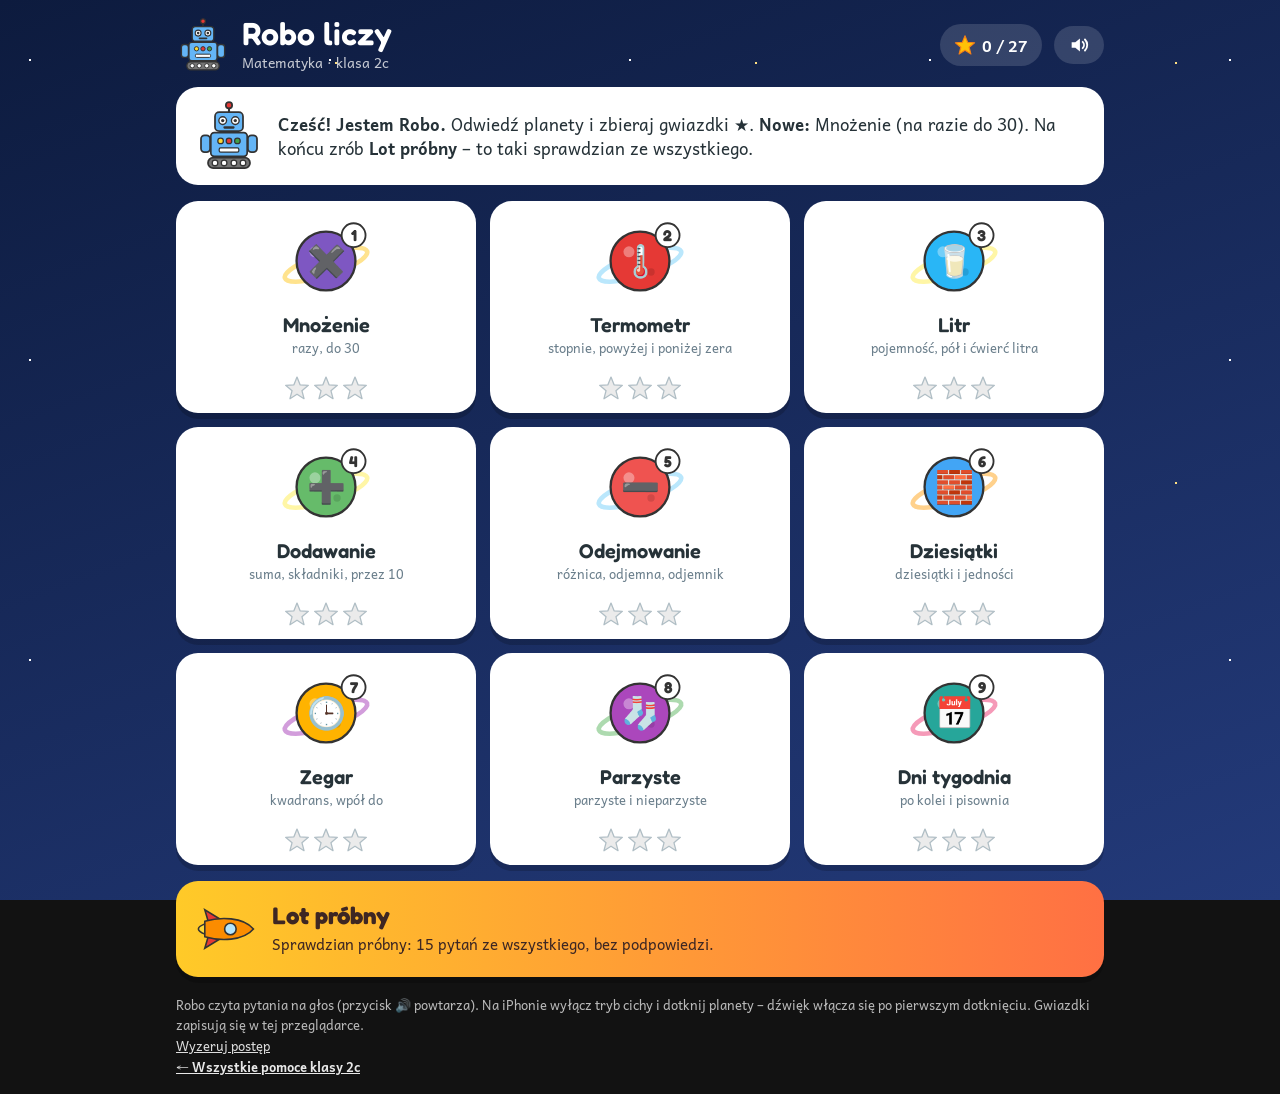
<file: matematyka/index.html>
<!doctype html>
<html lang="pl">
<head>
<meta charset="utf-8">
<meta name="viewport" content="width=device-width, initial-scale=1">
<meta name="robots" content="noindex, nofollow">
<title>Robo liczy – matematyka 2c</title>
<link rel="preconnect" href="https://fonts.googleapis.com">
<link rel="preconnect" href="https://fonts.gstatic.com" crossorigin>
<link href="https://fonts.googleapis.com/css2?family=Andika:wght@400;700&family=Fredoka:wght@500;600&display=swap" rel="stylesheet">
<link rel="stylesheet" href="../wspolne/robo.css?v=08583d55">
<!-- Anonymous visit counter (GoatCounter, no cookies); roboTrack(name) records an event such as a finished level. -->
<script data-goatcounter="https://robo-klasa-2c.goatcounter.com/count" async src="https://gc.zgo.at/count.js"></script>
<script>window.roboTrack = function (n, t) { t = t || 0; try { var g = window.goatcounter; if (g && g.count) g.count({ path: n, title: n, event: true }); else if (t < 20) setTimeout(function () { roboTrack(n, t + 1); }, 500); } catch (e) {} };</script>
<!-- roboPlayer(section): once per device 'nowy gracz' on the first game start, then 'gracz wraca' at most once a day (only a date is stored). -->
<script>window.roboPlayer = function (s) { try { var k = 'robo-gracz-' + s, d = new Date().toDateString(), last = localStorage.getItem(k); if (last === d) return; localStorage.setItem(k, d); roboTrack(s + ' · ' + (last ? 'gracz wraca' : 'nowy gracz')); } catch (e) {} };</script>
</head>
<body>
<div class="wrap" id="app"></div>
<script src="../wspolne/robo.js?v=9c463f64"></script>
<script>
const { rnd, pick, shuffle, sample, coin, pt } = Robo;

/* ---------- helpers ---------- */
const between = (a, b) => a + rnd(b - a + 1);
function plural(n, one, few, many) {
  if (n === 1) return one;
  const d = n % 10, h = n % 100;
  return d >= 2 && d <= 4 && !(h >= 12 && h <= 14) ? few : many;
}
function numOpts(ans, k = 3, lo = 0, hi = 20, extra = []) {
  const cand = new Set();
  [...extra, ans + 1, ans - 1, ans + 2, ans - 2, ans + 10, ans - 10].forEach(x => { if (x !== ans && x >= lo && x <= hi) cand.add(x); });
  const arr = sample([...cand], k - 1);
  while (arr.length < k - 1) { const x = lo + rnd(hi - lo + 1); if (x !== ans && !arr.includes(x)) arr.push(x); }
  return shuffle([ans, ...arr]).map(x => ({ html: String(x), ok: x === ans }));
}
const wordOpts = (ans, all) => shuffle([ans, ...sample(all.filter(w => w !== ans), 2)]).map(w => ({ html: w, ok: w === ans }));
const eq = (html, small) => `<div class="eq"${small ? ' style="font-size:clamp(28px,6.5vw,52px)"' : ''}>${html}</div>`;
const Q = '<span class="q">?</span>';

/* ---------- pictures ---------- */
function blocks(n) {                      // tens as rods of 10, ones as single cubes
  const d = Math.floor(n / 10), j = n % 10;
  let s = '', x = 4;
  for (let i = 0; i < d; i++) {
    for (let k = 0; k < 10; k++) s += `<rect x="${x}" y="${4 + k * 9}" width="9" height="9" fill="#42A5F5" stroke="#1565C0" stroke-width="1"/>`;
    x += 14;
  }
  x += 8;
  for (let k = 0; k < j; k++) s += `<rect x="${x + (k % 5) * 12}" y="${85 - Math.floor(k / 5) * 12}" width="9" height="9" fill="#FFB300" stroke="#E65100" stroke-width="1"/>`;
  const w = x + 5 * 12 + 2;
  return `<svg viewBox="0 0 ${w} 98" style="height:140px;width:auto;max-width:100%" aria-hidden="true">${s}</svg>`;
}
function clock(h, m) {
  let s = `<circle cx="50" cy="50" r="46" fill="#fff" stroke="#1E88E5" stroke-width="5"/>`;
  for (let i = 0; i < 60; i++) {
    const a = i / 60 * 2 * Math.PI - Math.PI / 2, [x1, y1] = pt(50, 50, 43, a), [x2, y2] = pt(50, 50, i % 5 ? 41 : 39, a);
    s += `<line x1="${x1}" y1="${y1}" x2="${x2}" y2="${y2}" stroke="#90A4AE" stroke-width="${i % 5 ? .8 : 1.6}"/>`;
  }
  for (let i = 1; i <= 12; i++) {
    const [x, y] = pt(50, 50, 32, i / 12 * 2 * Math.PI - Math.PI / 2);
    s += `<text x="${x}" y="${(+y + 4.3).toFixed(1)}" text-anchor="middle" font-size="12" font-weight="700" font-family="Andika, sans-serif" fill="#263238">${i}</text>`;
  }
  const ma = m / 60 * 2 * Math.PI - Math.PI / 2, ha = ((h % 12) + m / 60) / 12 * 2 * Math.PI - Math.PI / 2;
  const [hx, hy] = pt(50, 50, 21, ha), [mx, my] = pt(50, 50, 35, ma);
  s += `<line x1="50" y1="50" x2="${hx}" y2="${hy}" stroke="#E53935" stroke-width="5" stroke-linecap="round"/>
        <line x1="50" y1="50" x2="${mx}" y2="${my}" stroke="#1E88E5" stroke-width="3.2" stroke-linecap="round"/>
        <circle cx="50" cy="50" r="3.5" fill="#FDD835" stroke="#333" stroke-width="1"/>`;
  return `<svg viewBox="0 0 100 100" class="big" aria-label="zegar">${s}</svg>`;
}
function pairDots(n) {
  const cols = Math.ceil(n / 2);
  let s = '';
  for (let i = 0; i < n; i++) {
    const c = Math.floor(i / 2), r = i % 2;
    s += `<circle cx="${12 + c * 22}" cy="${12 + r * 22}" r="8" fill="${n % 2 && i === n - 1 ? '#FF7043' : '#42A5F5'}" stroke="#333" stroke-width="1.2"/>`;
  }
  for (let c = 0; c < Math.floor(n / 2); c++) s += `<rect x="${2 + c * 22}" y="2" width="20" height="42" rx="10" fill="none" stroke="#9575CD" stroke-width="1.5" stroke-dasharray="3 2"/>`;
  return `<svg viewBox="0 0 ${cols * 22 + 4} 46" style="height:70px;width:auto;max-width:100%" aria-hidden="true">${s}</svg>`;
}

/* ---------- story problems (numbers keep Polish plural forms correct) ---------- */
const STORY_ADD = [
  (a, b) => [`Z dębu spadło ${a} żołędzi, a potem jeszcze ${b}. Ile żołędzi spadło razem?`, s => `Razem spadło ${s} żołędzi.`, `${a} acorns fell from an oak tree, and then ${b} more. How many acorns fell altogether?`],
  (a, b) => [`Ola miała ${a} naklejek. Dostała jeszcze ${b} naklejek. Ile naklejek ma teraz?`, s => `Ola ma teraz ${s} naklejek.`, `Ola had ${a} stickers. She got ${b} more stickers. How many stickers does she have now?`],
  (a, b) => [`Na łące było ${a} motyli. Przyleciało jeszcze ${b} motyli. Ile motyli jest teraz na łące?`, s => `Na łące jest ${s} motyli.`, `There were ${a} butterflies in the meadow. ${b} more flew in. How many butterflies are in the meadow now?`],
];
const STORY_SUB = [
  (a, b) => [`W przedziale pociągu było ${a} osób. Na stacji wysiadło ${b} osób. Ile osób zostało?`,
             r => `${plural(r, 'Została', 'Zostały', 'Zostało')} ${r} ${plural(r, 'osoba', 'osoby', 'osób')}.`, `There were ${a} people in the train compartment. ${b} people got off at the station. How many people are left?`],
  (a, b) => [`Kuba miał ${a} cukierków. Zjadł ${b} cukierków. Ile cukierków mu zostało?`,
             r => `${plural(r, 'Został', 'Zostały', 'Zostało')} mu ${r} ${plural(r, 'cukierek', 'cukierki', 'cukierków')}.`, `Kuba had ${a} sweets. He ate ${b} sweets. How many sweets does he have left?`],
  (a, b) => [`Na drzewie siedziało ${a} wróbli. Odleciało ${b} wróbli. Ile wróbli zostało na drzewie?`,
             r => `Na drzewie ${plural(r, 'został', 'zostały', 'zostało')} ${r} ${plural(r, 'wróbel', 'wróble', 'wróbli')}.`, `${a} sparrows were sitting in a tree. ${b} sparrows flew away. How many sparrows are left in the tree?`],
];
function story(add) {
  if (add) {
    const a = between(5, 10), b = between(5, Math.min(10, 20 - a)), s = a + b, [txt, aft, en] = pick(STORY_ADD)(a, b);
    return { key: 'sa' + a + b, t: 'Zadanie z treścią', p: 'Przeczytaj i policz.', say: txt, en, prompt: `<div class="stmt">${txt}</div>`,
      cls: 'three', after: `${a} + ${b} = ${s}. ${aft(s)}`, options: numOpts(s, 3, 0, 20) };
  }
  const a = between(10, 18), b = between(5, a - 1), r = a - b, [txt, aft, en] = pick(STORY_SUB)(a, b);
  return { key: 'ss' + a + b, t: 'Zadanie z treścią', p: 'Przeczytaj i policz.', say: txt, en, prompt: `<div class="stmt">${txt}</div>`,
    cls: 'three', after: `${a} − ${b} = ${r}. ${aft(r)}`, options: numOpts(r, 3, 0, 20) };
}

/* ---------- level generators ---------- */
function genAdd(i) {
  const mode = i % 5;
  if (mode === 0) {
    let a, b;
    if (coin()) { a = between(3, 9); b = between(11 - a, 9); } else { a = between(11, 15); b = between(1, 19 - a); }
    return { key: 'a0' + a + b, t: 'Oblicz sumę', p: 'Ile to jest?', say: `Ile to jest ${a} dodać ${b}?`, en: `What is ${a} plus ${b}?`,
      prompt: eq(`${a} + ${b} = ${Q}`), cls: 'three', after: `${a} + ${b} = ${a + b}`, options: numOpts(a + b) };
  }
  if (mode === 1) {
    const a = between(3, 12), b = between(2, Math.min(9, 20 - a)), s = a + b;
    return { key: 'a1' + a + b, t: 'Jakiej liczby brakuje?', p: 'Uzupełnij składnik.', say: `${a} dodać ile równa się ${s}?`, en: `${a} plus what equals ${s}?`,
      prompt: eq(`${a} + ${Q} = ${s}`), cls: 'three', after: `${a} + ${b} = ${s}, bo ${s} − ${a} = ${b}`, options: numOpts(b, 3, 0, 10) };
  }
  if (mode === 2) {
    const a = between(6, 9), b = between(11 - a, 9), r = b - (10 - a);
    return { key: 'a2' + a + b, t: 'Dodaj przez dziesiątkę', p: `Najpierw dopełnij do 10.`, say: `${a} dodać ${b} to ${a} dodać ${10 - a} dodać ile?`, en: `${a} plus ${b} is ${a} plus ${10 - a} plus what?`,
      prompt: eq(`${a} + ${b} = ${a} + ${10 - a} + ${Q}`, true), cls: 'three',
      after: `${a} + ${b} = ${a} + ${10 - a} + ${r} = 10 + ${r} = ${a + b}`, options: numOpts(r, 3, 0, 9) };
  }
  if (mode === 3) {
    const a = between(2, 9), b = between(2, 9), s = a + b, which = pick(['a', 'b', 's']);
    const hl = (v, w) => which === w ? `<span class="hl">${v}</span>` : v;
    const ans = which === 's' ? 'suma' : 'składnik';
    return { key: 'a3' + a + b + which, t: 'Jak się nazywa zaznaczona liczba?', p: 'Nazwy liczb w dodawaniu.', say: 'Jak się nazywa zaznaczona liczba?', en: 'What is the highlighted number called in addition?',
      prompt: eq(`${hl(a, 'a')} + ${hl(b, 'b')} = ${hl(s, 's')}`), cls: 'three', after: 'składnik dodać składnik równa się suma',
      review: 'składnik + składnik = suma', options: wordOpts(ans, ['składnik', 'suma', 'różnica']) };
  }
  return story(true);
}
function genSub(i) {
  const mode = i % 6;
  if (mode === 0) {
    let a, b;
    if (coin()) { a = between(11, 18); b = between(a - 9, 9); } else { a = between(11, 19); b = between(1, a % 10 || 1); }
    return { key: 's0' + a + b, t: 'Oblicz różnicę', p: 'Ile to jest?', say: `Ile to jest ${a} odjąć ${b}?`, en: `What is ${a} minus ${b}?`,
      prompt: eq(`${a} − ${b} = ${Q}`), cls: 'three', after: `${a} − ${b} = ${a - b}`, options: numOpts(a - b) };
  }
  if (mode === 1) {
    const a = between(4, 10), b = between(1, a - 1);
    return { key: 's1' + a + b, t: `Różnica liczb ${a} i ${b} to…`, p: 'Różnica to wynik odejmowania.', say: `Różnica liczb ${a} i ${b} to?`, en: `What is the difference between ${a} and ${b}?`,
      prompt: eq(`${a} i ${b} → ${a} − ${b} = ${Q}`, true), cls: 'three', after: `${a} − ${b} = ${a - b}`, options: numOpts(a - b, 3, 0, 10, [a + b]) };
  }
  if (mode === 2) {
    const a = between(11, 17), j = a - 10, b = between(j + 1, 9), r = b - j;
    return { key: 's2' + a + b, t: 'Odejmij przez dziesiątkę', p: 'Najpierw odejmij do 10.', say: `${a} odjąć ${b} to ${a} odjąć ${j} odjąć ile?`, en: `${a} minus ${b} is ${a} minus ${j} minus what?`,
      prompt: eq(`${a} − ${b} = ${a} − ${j} − ${Q}`, true), cls: 'three',
      after: `${a} − ${b} = ${a} − ${j} − ${r} = 10 − ${r} = ${a - b}`, options: numOpts(r, 3, 0, 9) };
  }
  if (mode === 3) {
    const a = between(5, 19), b = between(1, a - 1), r = a - b, which = pick(['a', 'b', 'r']);
    const hl = (v, w) => which === w ? `<span class="hl">${v}</span>` : v;
    const ans = { a: 'odjemna', b: 'odjemnik', r: 'różnica' }[which];
    return { key: 's3' + a + b + which, t: 'Jak się nazywa zaznaczona liczba?', p: 'Nazwy liczb w odejmowaniu.', say: 'Jak się nazywa zaznaczona liczba?', en: 'What is the highlighted number called in subtraction?',
      prompt: eq(`${hl(a, 'a')} − ${hl(b, 'b')} = ${hl(r, 'r')}`), cls: 'three', after: 'odjemna odjąć odjemnik równa się różnica',
      review: 'odjemna − odjemnik = różnica', options: wordOpts(ans, ['odjemna', 'odjemnik', 'różnica']) };
  }
  if (mode === 4) {
    const a = between(12, 19), b = between(2, 7), r = a - b;
    return { key: 's4' + a + b, t: 'Sprawdź odejmowanie dodawaniem', p: 'Uzupełnij sprawdzenie.', say: `${a} odjąć ${b} równa się ${r}, bo ${r} dodać ${b} równa się ile?`, en: `${a} minus ${b} equals ${r}, because ${r} plus ${b} equals what?`,
      prompt: eq(`${a} − ${b} = ${r}, bo ${r} + ${b} = ${Q}`, true), cls: 'three', after: `${r} + ${b} = ${a}`, options: numOpts(a, 3, 0, 20) };
  }
  return story(false);
}
// number one as a word, so the reader says "jedna dziesiątka" / "jedną jedność" (digits make voices guess the gender)
const one = (n, w, txt) => n === 1 ? `${w} ${txt}` : `${n} ${txt}`;
function genTens(i) {
  const n = between(10, 39), d = Math.floor(n / 10), j = n % 10, mode = i % 4;
  const swapped = j * 10 + d;
  if (mode === 0) return { key: 't0' + n, t: 'Jaka to liczba?', p: 'Niebieski słupek = 1 dziesiątka, żółta kostka = 1 jedność.', say: 'Jaka to liczba?', en: 'What number is this? A blue rod is one ten, a yellow cube is one unit.',
    prompt: blocks(n), cls: 'three', after: `${one(d, 'jedna', plural(d, 'dziesiątka', 'dziesiątki', 'dziesiątek'))} i ${one(j, 'jedna', plural(j, 'jedność', 'jedności', 'jedności'))} to ${n}`,
    options: numOpts(n, 3, 10, 99, swapped !== n && j > 0 ? [swapped] : []) };
  if (mode === 1) return { key: 't1' + n, t: `Ile dziesiątek ma liczba ${n}?`, p: 'Dziesiątki to pierwsza cyfra.', say: `Ile dziesiątek ma liczba ${n}?`, en: `How many tens are in the number ${n}?`,
    prompt: eq(`<span class="hl">${d}</span>${j}`), cls: 'three', after: `Liczba ${n} ma ${one(d, 'jedną', plural(d, 'dziesiątkę', 'dziesiątki', 'dziesiątek'))}.`,
    options: numOpts(d, 3, 0, 9, [j]) };
  if (mode === 2) return { key: 't2' + n, t: `Ile jedności ma liczba ${n}?`, p: 'Jedności to ostatnia cyfra.', say: `Ile jedności ma liczba ${n}?`, en: `How many units are in the number ${n}?`,
    prompt: eq(`${d}<span class="hl">${j}</span>`), cls: 'three', after: `Liczba ${n} ma ${one(j, 'jedną', plural(j, 'jedność', 'jedności', 'jedności'))}.`,
    options: numOpts(j, 3, 0, 9, [d]) };
  return { key: 't3' + n, t: 'Jaka to liczba?', p: 'd – dziesiątki, j – jedności.', say: `${one(d, 'jedna', plural(d, 'dziesiątka', 'dziesiątki', 'dziesiątek'))} i ${one(j, 'jedna', plural(j, 'jedność', 'jedności', 'jedności'))} to jaka liczba?`, en: `${d} ${d === 1 ? 'ten' : 'tens'} and ${j} ${j === 1 ? 'unit' : 'units'}. What number is it?`,
    prompt: eq(`${d} d  i  ${j} j`), cls: 'three', after: `${one(d, 'jedna', plural(d, 'dziesiątka', 'dziesiątki', 'dziesiątek'))} i ${one(j, 'jedna', plural(j, 'jedność', 'jedności', 'jedności'))} to ${n}`, review: `${d} d i ${j} j = ${n}`,
    options: numOpts(n, 3, 1, 99, swapped !== n && j > 0 ? [swapped, d + j] : [d + j]) };
}

const NOM = ['', 'pierwsza', 'druga', 'trzecia', 'czwarta', 'piąta', 'szósta', 'siódma', 'ósma', 'dziewiąta', 'dziesiąta', 'jedenasta', 'dwunasta'];
const LOC = ['', 'pierwszej', 'drugiej', 'trzeciej', 'czwartej', 'piątej', 'szóstej', 'siódmej', 'ósmej', 'dziewiątej', 'dziesiątej', 'jedenastej', 'dwunastej'];
const nextH = h => h % 12 + 1;
function phrase(h, m) {
  if (m === 0) return `godzina ${NOM[h]}`;
  if (m === 15) return `kwadrans po ${LOC[h]}`;
  if (m === 30) return `wpół do ${LOC[nextH(h)]}`;
  return `za kwadrans ${NOM[nextH(h)]}`;
}
const enPhrase = (h, m) => m === 0 ? `${h} o'clock` : m === 15 ? `quarter past ${h}` : m === 30 ? `half past ${h}` : `quarter to ${nextH(h)}`;
const digital = (h, m) => `${h}:${m === 0 ? '00' : m}`;
const CLOCK_FACTS = [
  ['Ile minut ma kwadrans?', '15', ['15', '30', '45'], 'Kwadrans to 15 minut.', 'How many minutes are in a quarter of an hour?'],
  ['Ile minut ma pół godziny?', '30', ['15', '30', '50'], 'Pół godziny to 30 minut.', 'How many minutes are in half an hour?'],
  ['Ile minut ma godzina?', '60', ['30', '60', '100'], 'Godzina ma 60 minut.', 'How many minutes are in an hour?'],
  ['Co pokazuje krótka wskazówka?', 'godziny', ['godziny', 'minuty', 'sekundy'], 'Krótka wskazówka pokazuje godziny.', 'What does the short hand show?'],
  ['Co pokazuje długa wskazówka?', 'minuty', ['godziny', 'minuty', 'dni'], 'Długa wskazówka pokazuje minuty.', 'What does the long hand show?'],
  ['Długa wskazówka pokazuje liczbę 3. Ile minut minęło?', '15', ['3', '15', '30'], '3 razy 5 minut to 15 minut.', 'The long hand points to 3. How many minutes have passed?'],
  ['Długa wskazówka pokazuje liczbę 6. Ile minut minęło?', '30', ['6', '30', '60'], '6 razy 5 minut to 30 minut.', 'The long hand points to 6. How many minutes have passed?'],
  ['Długa wskazówka pokazuje liczbę 9. Ile minut minęło?', '45', ['9', '40', '45'], '9 razy 5 minut to 45 minut.', 'The long hand points to 9. How many minutes have passed?'],
  ['Długa wskazówka pokazuje liczbę 4. Ile minut minęło?', '20', ['4', '20', '40'], '4 razy 5 minut to 20 minut.', 'The long hand points to 4. How many minutes have passed?'],
];
function genClock(i) {
  const h = between(1, 12), m = pick([0, 15, 30, 45]), mode = i % 4;
  const others = [0, 15, 30, 45].filter(x => x !== m);
  if (mode === 0) {
    const opts = shuffle([[h, m], [h, pick(others)], [nextH(h), m]].map(([a, b]) => phrase(a, b)));
    const ans = phrase(h, m);
    return { key: 'c0' + h + m, t: 'Która godzina?', p: 'Najpierw krótka wskazówka (godziny), potem długa (minuty).', say: 'Która godzina?', en: 'What time is it?',
      prompt: clock(h, m), cls: 'list', after: `Jest ${ans}.`, options: [...new Set(opts)].map(o => ({ html: o, ok: o === ans })) };
  }
  if (mode === 1) {
    const ans = digital(h, m), opts = [...new Set([ans, digital(h, pick(others)), digital(nextH(h), m), digital(h === 1 ? 12 : h - 1, m)])].slice(0, 3);
    return { key: 'c1' + h + m, t: 'Która godzina?', p: 'Wybierz zapis na zegarze elektronicznym.', say: 'Która godzina?', en: 'What time is it? Choose the digital clock.',
      prompt: clock(h, m), cls: 'three', after: `${ans}, czyli ${phrase(h, m)}.`, options: shuffle(opts).map(o => ({ html: o, ok: o === ans })) };
  }
  if (mode === 2) {
    const mm = pick([15, 30, 45]), ans = digital(h, mm), trap = mm === 15 ? digital(nextH(h), 15) : mm === 30 ? digital(nextH(h), 30) : digital(nextH(h), 45);
    const opts = [...new Set([ans, trap, digital(h, mm === 30 ? 15 : 30)])];
    return { key: 'c2' + h + mm, t: `Która to godzina: „${phrase(h, mm)}”?`, p: 'Uwaga: „wpół do czwartej” to jeszcze trzecia!', say: `Która to godzina: ${phrase(h, mm)}?`, en: `What time is ${enPhrase(h, mm)}?`,
      prompt: `<div class="stmt">${phrase(h, mm)}</div>`, cls: 'three', after: `${phrase(h, mm)} to ${ans}.`, options: shuffle(opts).map(o => ({ html: o, ok: o === ans })) };
  }
  const [q, ans, opts, aft, en] = pick(CLOCK_FACTS);
  return { key: 'c3' + q, t: q, p: 'Zegar wskazówkowy.', say: q, en, prompt: clock(3, 0), cls: 'three', after: aft,
    options: shuffle(opts).map(o => ({ html: o, ok: o === ans })) };
}
function genEven(i) {
  const mode = i % 3;
  if (mode < 2) {
    const n = between(1, mode === 0 ? 14 : 20), even = n % 2 === 0;
    return { key: 'e0' + n, t: `Liczba ${n} jest…`, p: mode === 0 ? 'Połącz kropki w pary. Czy każda ma parę?' : 'Parzyste kończą się na 0, 2, 4, 6, 8.',
      say: `Liczba ${n} jest parzysta czy nieparzysta?`, en: `Is ${n} an even or an odd number?`, prompt: mode === 0 ? `<div class="row">${eq(String(n))}${pairDots(n)}</div>` : eq(String(n)), cls: 'two',
      after: even ? `${n} to liczba parzysta.` : `${n} to liczba nieparzysta.`,
      options: [{ html: 'parzysta', ok: even }, { html: 'nieparzysta', ok: !even }] };
  }
  const wantEven = coin(), pool = [];
  for (let x = 1; x <= 20; x++) pool.push(x);
  const good = pick(pool.filter(x => (x % 2 === 0) === wantEven)), bad = sample(pool.filter(x => (x % 2 === 0) !== wantEven), 2);
  const word = wantEven ? 'parzysta' : 'nieparzysta';
  return { key: 'e2' + good + word, t: `Która liczba jest ${word}?`, p: 'Wybierz jedną.', say: `Która liczba jest ${word}?`, en: `Which number is ${wantEven ? 'even' : 'odd'}?`, prompt: '', cls: 'three',
    after: `${good} to liczba ${word}.`, options: shuffle([good, ...bad]).map(x => ({ html: String(x), ok: x === good })) };
}
const DAYS = ['poniedziałek', 'wtorek', 'środa', 'czwartek', 'piątek', 'sobota', 'niedziela'];
const PO = ['poniedziałku', 'wtorku', 'środzie', 'czwartku', 'piątku', 'sobocie', 'niedzieli'];
const PRZED = ['poniedziałkiem', 'wtorkiem', 'środą', 'czwartkiem', 'piątkiem', 'sobotą', 'niedzielą'];
const ORD = ['pierwszy', 'drugi', 'trzeci', 'czwarty', 'piąty', 'szósty', 'siódmy'];
const EN_DAYS = ['Monday', 'Tuesday', 'Wednesday', 'Thursday', 'Friday', 'Saturday', 'Sunday'];
const EN_ORD = ['first', 'second', 'third', 'fourth', 'fifth', 'sixth', 'seventh'];
const dayOpts = ans => shuffle([ans, ...sample(DAYS.filter(d => d !== ans), 2)]).map(d => ({ html: d, ok: d === ans }));
function genDays(i) {
  const k = rnd(7), mode = i % 4;
  if (mode === 0) { const ans = DAYS[(k + 1) % 7];
    return { key: 'd0' + k, t: `Jaki dzień jest po ${PO[k]}?`, p: 'Dni tygodnia po kolei.', say: `Jaki dzień jest po ${PO[k]}?`, en: `What day comes after ${EN_DAYS[k]}?`, prompt: '', cls: 'three',
      after: `Po ${PO[k]} jest ${ans}.`, options: dayOpts(ans) }; }
  if (mode === 1) { const ans = DAYS[(k + 6) % 7];
    return { key: 'd1' + k, t: `Jaki dzień jest przed ${PRZED[k]}?`, p: 'Dni tygodnia po kolei.', say: `Jaki dzień jest przed ${PRZED[k]}?`, en: `What day comes before ${EN_DAYS[k]}?`, prompt: '', cls: 'three',
      after: `Przed ${PRZED[k]} jest ${ans}.`, options: dayOpts(ans) }; }
  if (mode === 2) return { key: 'd2' + k, t: `Który dzień tygodnia jest ${ORD[k]}?`, p: 'Tydzień zaczyna się w poniedziałek.', say: `Który dzień tygodnia jest ${ORD[k]}?`, en: `Which day of the week is the ${EN_ORD[k]}?`,
    prompt: '', cls: 'three', after: `${ORD[k][0].toUpperCase() + ORD[k].slice(1)} dzień tygodnia to ${DAYS[k]}.`, options: dayOpts(DAYS[k]) };
  const w = pick(Math.random() < .6 ? ['piątek', 'sobota', 'poniedziałek', 'środa'] : DAYS);
  return { key: 'd3' + w, kind: 'spell', word: w, t: 'Ułóż nazwę dnia', p: 'Posłuchaj i ułóż z literek.', say: w, en: `Spell the Polish word for ${EN_DAYS[DAYS.indexOf(w)]}.`,
    prompt: `<div class="stmt">${DAYS.indexOf(w) + 1}. dzień tygodnia</div>`, after: w };
}

/* ---------- thermometer (temperatures above and below zero) ---------- */
const fmtT = v => `${v < 0 ? '−' : ''}${Math.abs(v)}°C`;                  // shown on screen
const stopni = n => n === 1 ? 'jeden stopień' : `${n} ${plural(n, 'stopień', 'stopnie', 'stopni')}`;   // "1 stopień" is read as "jedno stopień"
const tWords = v => v === 0 ? '0 stopni' : v > 0 ? `${stopni(v)} powyżej zera` : `${stopni(-v)} poniżej zera`;   // read aloud
const deg = n => n === 1 ? '1 degree' : `${n} degrees`;
const tEn = v => v === 0 ? '0 degrees' : v > 0 ? `${deg(v)} above zero` : `${deg(-v)} below zero`;
function thermo(t, small) {
  const min = -10, max = 30, per = 5, top = 12, y = v => top + (max - v) * per, by = y(min) + 17;
  let s = `<rect x="34" y="${top - 8}" width="18" height="${by - top + 8}" rx="9" fill="#fff" stroke="#546E7A" stroke-width="2"/>
    <rect x="${small ? 17 : 54}" y="${y(0)}" width="${small ? 0 : 24}" height="${y(min) - y(0)}" fill="#E3F2FD"/>`;
  for (let v = min; v <= max; v++) {
    const len = v % 10 === 0 ? 14 : v % 5 === 0 ? 10 : 6;
    s += `<line x1="52" y1="${y(v)}" x2="${52 + len}" y2="${y(v)}" stroke="${v === 0 ? '#1565C0' : '#455A64'}" stroke-width="${v % 5 ? 1 : 1.8}"/>`;
    if (v % 5 === 0) s += `<text x="31" y="${y(v) + 4}" text-anchor="end" font-size="${v % 10 ? 9 : 11.5}" font-weight="${v % 10 ? 400 : 700}" font-family="Andika, sans-serif" fill="${v === 0 ? '#1565C0' : v < 0 ? '#1E88E5' : '#263238'}">${v < 0 ? '−' + -v : v}</text>`;
  }
  s += `<rect x="39" y="${y(t)}" width="8" height="${by - y(t)}" rx="3" fill="#E53935"/>
    <circle cx="43" cy="${by}" r="13" fill="#E53935" stroke="#546E7A" stroke-width="2"/><circle cx="39" cy="${by - 4}" r="3.5" fill="#fff" opacity=".5"/>
    <text x="70" y="${top - 1}" font-size="10" font-weight="700" font-family="Andika, sans-serif" fill="#455A64">°C</text>`;
  return `<svg viewBox="0 0 84 ${by + 16}" style="height:${small ? 140 : 250}px;width:auto;max-width:100%" aria-label="termometr">${s}</svg>`;
}
const tOpts = (ans, cand) => {
  const set = [...new Set(cand.filter(v => v !== ans && v >= -10 && v <= 30))];
  return shuffle([ans, ...sample(set, 2)]).map(v => ({ html: fmtT(v), ok: v === ans }));
};
const TEMP_FACTS = [
  ['Czym mierzymy temperaturę?', 'termometrem', ['termometrem', 'linijką', 'zegarem'], 'Temperaturę mierzymy termometrem.', 'What do we measure temperature with?'],
  ['W czym podajemy temperaturę powietrza?', 'w stopniach Celsjusza', ['w stopniach Celsjusza', 'w litrach', 'w centymetrach'], 'Temperaturę podajemy w stopniach Celsjusza.', 'What unit do we use for air temperature?'],
  ['W jakiej temperaturze woda zamarza i robi się lód?', '0°C', ['0°C', '10°C', '20°C'], 'Woda zamarza w temperaturze 0 stopni.', 'At what temperature does water freeze into ice?'],
  ['Temperatura spadła. Co to znaczy?', 'zrobiło się zimniej', ['zrobiło się zimniej', 'zrobiło się cieplej', 'nic się nie zmieniło'], 'Gdy temperatura spada, robi się zimniej.', 'The temperature fell. What does it mean?'],
  ['Temperatura wzrosła. Co to znaczy?', 'zrobiło się cieplej', ['zrobiło się cieplej', 'zrobiło się zimniej', 'nic się nie zmieniło'], 'Gdy temperatura rośnie, robi się cieplej.', 'The temperature rose. What does it mean?'],
  ['Jak nazywamy temperaturę poniżej zera?', 'mróz', ['mróz', 'upał', 'deszcz'], 'Temperatura poniżej zera to mróz.', 'What do we call a temperature below zero?'],
];
function genTemp(i) {
  const mode = i % 6;
  if (mode === 0) {                                        // read: above zero
    const v = between(3, 28);
    return { key: 'T0' + v, t: 'Ile stopni pokazuje termometr?', p: 'Spójrz, gdzie kończy się czerwony słupek. Jedna kreska to 1 stopień.', say: 'Ile stopni pokazuje termometr?', en: 'How many degrees does the thermometer show?',
      prompt: thermo(v), cls: 'three', after: `Termometr pokazuje ${tWords(v)}.`, review: `${fmtT(v)} – ${tWords(v)}`, options: tOpts(v, [v + 1, v - 1, v + 2, v - 2, v + 5, v - 5]) };
  }
  if (mode === 1) {                                        // read: below zero (or exactly zero)
    const v = Math.random() < .15 ? 0 : -between(1, 9);
    return { key: 'T1' + v, t: 'Ile stopni pokazuje termometr?', p: 'Uwaga: poniżej zera liczymy kreski w dół od 0.', say: 'Ile stopni pokazuje termometr? Uważaj, czy to jest powyżej, czy poniżej zera.', en: 'How many degrees does the thermometer show? Is it above or below zero?',
      prompt: thermo(v), cls: 'three', after: v ? `Termometr pokazuje ${tWords(v)}, czyli minus ${stopni(-v)}.` : 'Termometr pokazuje 0 stopni.',
      review: `${fmtT(v)} – ${tWords(v)}`, options: tOpts(v, v ? [-v, v + 1, v - 1] : [1, -1, 2, -2]) };
  }
  if (mode === 2) {                                        // which thermometer shows …
    const v = coin() ? between(2, 25) : -between(1, 8);
    const opts = [...new Set([v, v < 0 ? -v : v + pick([2, 3]), v + (coin() ? 1 : -1), v - 5].filter(x => x >= -10 && x <= 30))].slice(0, 3);
    return { key: 'T2' + v, t: `Który termometr pokazuje ${fmtT(v)}?`, p: 'Porównaj, gdzie kończy się czerwony słupek.', say: `Który termometr pokazuje ${tWords(v)}?`, en: `Which thermometer shows ${tEn(v)}?`,
      prompt: '', cls: 'three', after: `${tWords(v)[0].toUpperCase() + tWords(v).slice(1)}.`, review: `${fmtT(v)} – ${tWords(v)}`,
      options: shuffle(opts).map(x => ({ html: thermo(x, true), ok: x === v })) };
  }
  if (mode === 3) {                                        // warmer / colder
    const warmer = coin(), a = pick([between(1, 15), -between(1, 9)]);
    let b; do { b = coin() ? between(-9, 20) : -a; } while (b === a || b < -10);
    const ans = warmer ? Math.max(a, b) : Math.min(a, b);
    const q = warmer ? 'Kiedy jest cieplej?' : 'Kiedy jest zimniej?';
    return { key: 'T3' + a + b + warmer, t: q, p: 'Im wyżej na termometrze, tym cieplej.', say: `${q} Gdy jest ${tWords(a)}, czy gdy jest ${tWords(b)}?`, en: `When is it ${warmer ? 'warmer' : 'colder'}? When it is ${tEn(a)}, or when it is ${tEn(b)}?`,
      prompt: `<div class="row">${thermo(a, true)}${thermo(b, true)}</div>`, cls: 'two',
      after: `${warmer ? 'Cieplej' : 'Zimniej'} jest, gdy jest ${tWords(ans)}.`, review: `${fmtT(a)} i ${fmtT(b)}: ${warmer ? 'cieplej' : 'zimniej'} przy ${fmtT(ans)}`,
      options: [a, b].map(v => ({ html: fmtT(v), ok: v === ans })) };
  }
  if (mode === 4) {                                        // temperature goes up or down (story)
    const up = coin(), a = up ? between(2, 14) : between(9, 20), d = between(2, up ? 8 : Math.min(8, a)), r = up ? a + d : a - d;
    const txt = up ? `Rano termometr pokazywał ${stopni(a)}. Do południa zrobiło się o ${stopni(d)} cieplej. Ile stopni było w południe?`
                   : `W południe było ${stopni(a)}. Wieczorem temperatura spadła o ${stopni(d)}. Ile stopni było wieczorem?`;
    return { key: 'T4' + a + d + up, t: 'Zadanie z treścią', p: up ? 'Cieplej – temperatura rośnie: dodajemy.' : 'Zimniej – temperatura spada: odejmujemy.', say: txt,
      en: up ? `In the morning the thermometer showed ${deg(a)}. By noon it got ${deg(d)} warmer. How many degrees was it at noon?` : `At noon it was ${deg(a)}. In the evening the temperature dropped by ${deg(d)}. How many degrees was it in the evening?`,
      prompt: `<div class="stmt">${txt}</div>`, cls: 'three', after: `${a} ${up ? '+' : '−'} ${d} = ${r}. Było ${stopni(r)}.`, options: tOpts(r, [r + 1, r - 1, up ? a - d : a + d, r + 2]) };
  }
  if (coin()) {                                            // writing below-zero temperatures
    const n = between(2, 9), toSign = coin();
    if (toSign) return { key: 'T5w' + n, t: `Jak zapiszesz: ${stopni(n)} poniżej zera?`, p: 'Poniżej zera piszemy minus przed liczbą.', say: `Jak zapiszesz: ${stopni(n)} poniżej zera?`, en: `How do you write ${deg(n)} below zero?`,
      prompt: '', cls: 'three', after: `${stopni(n)[0].toUpperCase() + stopni(n).slice(1)} poniżej zera to minus ${stopni(n)}.`, options: tOpts(-n, [n, n * 10 <= 30 ? n * 10 : n + 10]) };
    const ans = `${stopni(n)} poniżej zera`, opts = shuffle([ans, `${stopni(n)} powyżej zera`, `${n * 10} stopni`]);
    return { key: 'T5r' + n, t: `Co oznacza zapis ${fmtT(-n)}?`, p: 'Minus przed liczbą = poniżej zera.', say: `Co oznacza zapis minus ${stopni(n)} Celsjusza?`, en: `What does minus ${deg(n)} Celsius mean?`,
      prompt: eq(fmtT(-n)), cls: 'list', after: `Minus ${n} to ${ans}.`, options: opts.map(o => ({ html: o, ok: o === ans })) };
  }
  const [q, ans, opts, aft, en] = pick(TEMP_FACTS);
  return { key: 'T6' + q, t: q, p: 'Termometr i pogoda.', say: q.replace('0°C', '0 stopni'), en, prompt: '', cls: 'list', after: aft,
    options: shuffle(opts).map(o => ({ html: o, ok: o === ans })) };
}

/* ---------- litre (capacity) ---------- */
const litry = n => n === 1 ? 'jeden litr' : `${n} ${plural(n, 'litr', 'litry', 'litrów')}`;
const lEn = n => n === 1 ? '1 litre' : `${n} litres`;
function jug(level) {                      // measuring jug with ¼, ½, ¾ and 1 litre marks; level in quarters (1–4)
  const bottom = 150, h = 120, y = q => bottom - q / 4 * h;
  let s = `<path d="M30 ${y(4) - 14} L36 ${bottom} Q37 ${bottom + 6} 44 ${bottom + 6} L96 ${bottom + 6} Q103 ${bottom + 6} 104 ${bottom} L110 ${y(4) - 14}" fill="#E3F2FD" stroke="#546E7A" stroke-width="3"/>
    <path d="M110 ${y(4) - 4} C140 ${y(4)} 140 ${y(1)} 104 ${y(1) + 4}" fill="none" stroke="#546E7A" stroke-width="5"/>
    <path d="M${33 + (4 - level) * 1.4} ${y(level)} L36.5 ${bottom} Q37 ${bottom + 5} 44 ${bottom + 5} L96 ${bottom + 5} Q103 ${bottom + 5} 103.5 ${bottom} L${107 - (4 - level) * 1.4} ${y(level)} Z" fill="#4FC3F7" opacity=".85"/>`;
  [['¼ l', 1], ['½ l', 2], ['¾ l', 3], ['1 l', 4]].forEach(([lab, q]) => {
    s += `<line x1="40" y1="${y(q)}" x2="58" y2="${y(q)}" stroke="#263238" stroke-width="2"/><text x="61" y="${y(q) + 5}" font-size="14" font-weight="700" font-family="Andika, sans-serif" fill="#263238">${lab}</text>`;
  });
  return `<svg viewBox="0 0 140 ${bottom + 12}" style="height:200px;width:auto;max-width:100%" aria-label="dzbanek z miarką">${s}</svg>`;
}
function tank(n) {                         // bucket-like container with a scale 0–10 litres
  const bottom = 210, per = 19, y = v => bottom - v * per;
  let s = `<rect x="40" y="${y(10) - 10}" width="80" height="${10 * per + 10}" rx="6" fill="#F5F5F5" stroke="#546E7A" stroke-width="3"/>
    <rect x="42" y="${y(n)}" width="76" height="${n * per - 2}" rx="3" fill="#4FC3F7" opacity=".85"/>
    <path d="M40 ${y(10) - 10} Q80 ${y(10) - 60} 120 ${y(10) - 10}" fill="none" stroke="#546E7A" stroke-width="4"/>`;
  for (let v = 1; v <= 10; v++) s += `<line x1="40" y1="${y(v)}" x2="54" y2="${y(v)}" stroke="#263238" stroke-width="2"/><text x="34" y="${y(v) + 5}" text-anchor="end" font-size="13" font-weight="700" font-family="Andika, sans-serif" fill="#263238">${v}</text>`;
  s += `<text x="80" y="${bottom - 6}" text-anchor="middle" font-size="12" font-family="Andika, sans-serif" fill="#455A64">litry</text>`;
  return `<svg viewBox="0 0 130 ${bottom + 6}" style="height:240px;width:auto;max-width:100%" aria-label="wiadro z miarką">${s}</svg>`;
}
const lOpts = (ans, lo = 0, hi = 20, extra = []) => numOpts(ans, 3, lo, hi, extra).map(o => ({ html: o.html + ' l', ok: o.ok }));
const BIG = [['🪣', 'wiadro'], ['🛁', 'wanna'], ['🏊', 'basen'], ['🍲', 'duży garnek']], SMALL = [['🥄', 'łyżeczka'], ['☕', 'kubek'], ['🥛', 'szklanka'], ['🍼', 'butelka dla niemowlaka']];
const LITRE_EQ = [
  ['Ile półlitrowych butelek wody to razem jeden litr?', 2, 'Pół litra i pół litra to jeden litr – 2 butelki.', 'How many half-litre bottles of water make one litre?'],
  ['Ile szklanek po ćwierć litra to razem jeden litr?', 4, '4 szklanki po ćwierć litra to jeden litr.', 'How many quarter-litre glasses make one litre?'],
  ['Ile półlitrowych kubków nalejesz z 2 litrów mleka?', 4, 'Jeden litr to 2 kubki po pół litra, więc 2 litry to 4 kubki.', 'How many half-litre mugs can you fill from 2 litres of milk?'],
  ['Ile półlitrowych butelek to razem 3 litry?', 6, 'Każdy litr to 2 półlitrowe butelki: 2 + 2 + 2 = 6.', 'How many half-litre bottles make 3 litres?'],
  ['Ile litrów to 2 butelki po pół litra?', 1, 'Pół litra i pół litra to jeden litr.', 'How many litres are 2 half-litre bottles?'],
  ['Ile litrów to 4 butelki po pół litra?', 2, '4 butelki po pół litra to 2 litry.', 'How many litres are 4 half-litre bottles?'],
];
const LITRE_FACTS = [
  ['Ilość wody w butelce, czyli pojemność, mierzymy w…', 'litrach', ['litrach', 'metrach', 'stopniach'], 'Pojemność mierzymy w litrach.', 'We measure capacity, how much water fits in a bottle, in…'],
  ['Jakim skrótem zapisujemy litr?', 'l', ['l', 'kg', 'cm'], 'Litr zapisujemy skrótem: jedną literą el.', 'How do we write litre in short?'],
  ['Gdzie jest więcej wody: w 2 butelkach po pół litra czy w jednej butelce litrowej?', 'tyle samo', ['tyle samo', 'w 2 półlitrowych', 'w jednej litrowej'], 'Pół litra i pół litra to jeden litr – jest tyle samo.', 'Where is more water: in 2 half-litre bottles or in one litre bottle?'],
  ['Co ma większą pojemność: wiadro czy szklanka?', 'wiadro', ['wiadro', 'szklanka', 'tyle samo'], 'Do wiadra zmieści się dużo więcej wody niż do szklanki.', 'Which holds more: a bucket or a glass?'],
  ['Pół litra to…', 'połowa litra', ['połowa litra', 'dwa litry', 'dziesięć litrów'], 'Pół litra to połowa litra – dwa razy mniej.', 'Half a litre is…'],
];
const STORY_L = [
  (a, b) => [`W akwarium było ${litry(a)} wody. Tata dolał jeszcze ${litry(b)}. Ile litrów wody jest teraz w akwarium?`, true, s => `W akwarium ${plural(s, 'jest', 'są', 'jest')} ${litry(s)} wody.`, `There were ${lEn(a)} of water in the fish tank. Dad added ${lEn(b)} more. How many litres of water are in the fish tank now?`],
  (a, b) => [`Mama kupiła ${litry(a)} soku, a babcia przyniosła jeszcze ${litry(b)}. Ile litrów soku mają razem?`, true, s => `Razem mają ${litry(s)} soku.`, `Mum bought ${lEn(a)} of juice, and Grandma brought ${lEn(b)} more. How many litres of juice do they have altogether?`],
  (a, b) => [`W wiadrze było ${litry(a)} wody. Ola podlała kwiaty i zużyła ${litry(b)}. Ile litrów wody zostało w wiadrze?`, false, r => `W wiadrze ${plural(r, 'został', 'zostały', 'zostało')} ${litry(r)} wody.`, `There were ${lEn(a)} of water in the bucket. Ola watered the flowers and used ${lEn(b)}. How many litres of water are left in the bucket?`],
  (a, b) => [`W baniaku było ${litry(a)} wody. Na wycieczce wypiliśmy ${litry(b)}. Ile litrów wody zostało?`, false, r => `${plural(r, 'Został', 'Zostały', 'Zostało')} ${litry(r)} wody.`, `There were ${lEn(a)} of water in the water container. On the trip we drank ${lEn(b)}. How many litres of water are left?`],
];
function genLitre(i) {
  const mode = i % 6;
  if (mode === 0) {                                        // measuring jug: quarter, half, whole litre
    const q = pick([1, 2, 2, 4, 4]), names = { 1: 'ćwierć litra', 2: 'pół litra', 4: '1 litr' }, ans = names[q];
    return { key: 'L0' + q, t: 'Ile wody jest w dzbanku?', p: 'Spójrz na kreski z boku dzbanka.', say: 'Ile wody jest w dzbanku?', en: 'How much water is in the jug?',
      prompt: jug(q), cls: 'three', after: `W dzbanku jest ${q === 4 ? 'jeden litr' : ans} wody.`, options: shuffle(Object.values(names)).map(o => ({ html: o, ok: o === ans })) };
  }
  if (mode === 1) {                                        // bucket with a 0–10 l scale
    const n = between(2, 10);
    return { key: 'L1' + n, t: 'Ile litrów wody jest w wiadrze?', p: 'Odczytaj liczbę przy kresce, do której sięga woda.', say: 'Ile litrów wody jest w wiadrze?', en: 'How many litres of water are in the bucket?',
      prompt: tank(n), cls: 'three', after: `W wiadrze ${plural(n, 'jest', 'są', 'jest')} ${litry(n)} wody.`, options: lOpts(n, 1, 10) };
  }
  if (mode === 2) {                                        // halves and quarters of a litre
    const [q, ans, aft, en] = pick(LITRE_EQ);
    return { key: 'L2' + q, t: q, p: 'Jeden litr = pół litra + pół litra.', say: q, en, prompt: '', cls: 'three', after: aft, options: numOpts(ans, 3, 1, 8) };
  }
  if (mode === 3) {                                        // more or less than a litre
    const more = coin(), [e, w] = pick(more ? BIG : SMALL), others = sample(more ? SMALL : BIG, 2);
    const q = `Co zmieści ${more ? 'więcej' : 'mniej'} niż jeden litr wody?`;
    return { key: 'L3' + w + more, t: q, p: 'Pomyśl, ile litrowych butelek wlałbyś do środka.', say: q, en: `What holds ${more ? 'more' : 'less'} than one litre of water?`, prompt: '', cls: 'three',
      after: `${w[0].toUpperCase() + w.slice(1)} zmieści ${more ? 'więcej' : 'mniej'} niż litr.`,
      options: shuffle([[e, w], ...others]).map(([ee, ww]) => ({ html: `<span style="font-size:1.6em">${ee}</span><br>${ww}`, ok: ww === w })) };
  }
  if (mode === 4) {                                        // story with litres
    const f = pick(STORY_L), add = f(1, 1)[1];
    const a = add ? between(3, 12) : between(8, 18), b = add ? between(2, Math.min(8, 20 - a)) : between(2, Math.min(8, a - 1)), r = add ? a + b : a - b;
    const [txt, , aft, en] = f(a, b);
    return { key: 'L4' + a + b + add, t: 'Zadanie z treścią', p: 'Przeczytaj i policz litry.', say: txt, en, prompt: `<div class="stmt">${txt}</div>`, cls: 'three',
      after: `${a} ${add ? '+' : '−'} ${b} = ${r}. ${aft(r)}`, options: lOpts(r, 0, 20) };
  }
  if (coin()) {                                            // compare amounts
    const a = between(1, 9); let b; do { b = between(1, 9); } while (b === a);
    const q = 'Gdzie jest więcej soku?';
    return { key: 'L5' + a + b, t: q, p: 'Porównaj liczby litrów.', en: `Where is more juice? In a container with ${lEn(a)}, or in a container with ${lEn(b)}?`, say: `${q} W baniaku z ${a === 1 ? 'jednym litrem' : litry(a).replace('litry', 'litrami').replace('litrów', 'litrami')}, czy w baniaku z ${b === 1 ? 'jednym litrem' : litry(b).replace('litry', 'litrami').replace('litrów', 'litrami')}?`,
      prompt: '', cls: 'two', after: `${litry(Math.max(a, b))} to więcej niż ${Math.min(a, b) === 1 ? 'jeden litr' : litry(Math.min(a, b))}.`, options: [a, b].map(v => ({ html: `🧃 ${v} l`, ok: v === Math.max(a, b) })) };
  }
  const [q, ans, opts, aft, en] = pick(LITRE_FACTS);
  return { key: 'L6' + q, t: q, p: 'Litr i pojemność.', say: q, en, prompt: '', cls: 'list', after: aft, options: shuffle(opts).map(o => ({ html: o, ok: o === ans })) };
}

/* ---------- multiplication (products up to 30) ---------- */
const MUL_ITEMS = ['🍎', '⭐', '🌸', '🍪', '🚗', '🐞', '🍓', '🎈'];
function groups(a, b, e) {                 // a groups of b things, each group in a dashed box
  const box = `<span style="display:inline-flex;flex-wrap:wrap;justify-content:center;align-content:center;gap:2px;width:${b > 4 ? 96 : b > 2 ? 72 : 48}px;min-height:48px;padding:6px;border:3px dashed #9575CD;border-radius:14px;font-size:24px;line-height:1.1">${e.repeat(b)}</span>`;
  return `<div style="display:flex;flex-wrap:wrap;gap:10px;justify-content:center;max-width:520px;margin:auto">${Array(a).fill(box).join('')}</div>`;
}
function mulPair() {                       // two factors, product at most 30
  const a = between(2, 6), b = between(2, Math.min(10, Math.floor(30 / a)));
  return coin() ? [a, b] : [b, a];
}
const verbMa = n => plural(n, 'ma', 'mają', 'ma');
const STORY_MUL = [                        // [fixed factor (or 0 = random), max count, text, after, English]
  [4, 7, (a, b, p) => [`Kot ma 4 łapy. Ile łap ${verbMa(a)} ${a} ${plural(a, 'kot', 'koty', 'kotów')}?`,
    `${a} × 4 = ${p}. ${a} ${plural(a, 'kot', 'koty', 'kotów')} ${verbMa(a)} ${p} ${plural(p, 'łapę', 'łapy', 'łap')}.`, `A cat has 4 legs. How many legs do ${a} cats have?`]],
  [2, 10, (a, b, p) => [`Rower ma 2 koła. Ile kół ${verbMa(a)} ${a} ${plural(a, 'rower', 'rowery', 'rowerów')}?`,
    `${a} × 2 = ${p}. ${a} ${plural(a, 'rower', 'rowery', 'rowerów')} ${verbMa(a)} ${p} ${plural(p, 'koło', 'koła', 'kół')}.`, `A bike has 2 wheels. How many wheels do ${a} bikes have?`]],
  [5, 6, (a, b, p) => [`Jedna ręka ma 5 palców. Ile palców ${verbMa(a)} ${a} ${plural(a, 'ręka', 'ręce', 'rąk')}?`,
    `${a} × 5 = ${p}. ${a} ${plural(a, 'ręka', 'ręce', 'rąk')} ${verbMa(a)} ${p} ${plural(p, 'palec', 'palce', 'palców')}.`, `One hand has 5 fingers. How many fingers do ${a} hands have?`]],
  [8, 3, (a, b, p) => [`Pająk ma 8 nóg. Ile nóg ${verbMa(a)} ${a} ${plural(a, 'pająk', 'pająki', 'pająków')}?`,
    `${a} × 8 = ${p}. ${a} ${plural(a, 'pająk', 'pająki', 'pająków')} ${verbMa(a)} ${p} ${plural(p, 'nogę', 'nogi', 'nóg')}.`, `A spider has 8 legs. How many legs do ${a} spiders have?`]],
  [3, 10, (a, b, p) => [`Trójkąt ma 3 boki. Ile boków ${verbMa(a)} ${a} ${plural(a, 'trójkąt', 'trójkąty', 'trójkątów')}?`,
    `${a} × 3 = ${p}. ${a} ${plural(a, 'trójkąt', 'trójkąty', 'trójkątów')} ${verbMa(a)} ${p} ${plural(p, 'bok', 'boki', 'boków')}.`, `A triangle has 3 sides. How many sides do ${a} triangles have?`]],
  [0, 5, (a, b, p) => [`Ania ma ${a} ${plural(a, 'pudełko', 'pudełka', 'pudełek')} kredek. W każdym pudełku ${plural(b, 'jest', 'są', 'jest')} ${b} ${plural(b, 'kredka', 'kredki', 'kredek')}. Ile kredek ma Ania?`,
    `${a} × ${b} = ${p}. Ania ma ${p} ${plural(p, 'kredkę', 'kredki', 'kredek')}.`, `Ania has ${a} boxes of crayons. There are ${b} crayons in each box. How many crayons does Ania have?`]],
];
function genMul(i) {
  const mode = i % 6;
  if (mode === 0) {                                        // compute
    const [a, b] = mulPair(), p = a * b;
    return { key: 'm0' + a + 'x' + b, t: 'Ile to jest?', p: 'Mnożenie to szybkie dodawanie tych samych liczb.', say: `Ile to jest ${a} razy ${b}?`, en: `What is ${a} times ${b}?`,
      prompt: eq(`${a} × ${b} = ${Q}`), cls: 'three', after: `${a} × ${b} = ${p}`, options: numOpts(p, 3, 0, 30, [a + b, p + a, p - b]) };
  }
  if (mode === 1) {                                        // picture: a groups of b
    const a = between(2, 5), b = between(2, Math.min(6, Math.floor(30 / a))), p = a * b, e = pick(MUL_ITEMS);
    return { key: 'm1' + a + 'x' + b, t: 'Ile jest razem?', p: 'Policz grupy i ile jest w jednej grupie.', say: 'Ile jest razem? Policz grupy i ile jest w jednej grupie.',
      en: `How many are there altogether? There are ${a} groups of ${b}.`, prompt: groups(a, b, e), cls: 'three',
      after: `${a} ${plural(a, 'grupa', 'grupy', 'grup')} po ${b}: ${a} × ${b} = ${p}`, options: numOpts(p, 3, 0, 30, [a + b, p + b, p - b]) };
  }
  if (mode === 2) {                                        // repeated addition -> multiplication
    const a = between(2, 5), b = between(2, Math.min(9, Math.floor(30 / a))), p = a * b, adds = Array(a).fill(b).join(' + ');
    const ans = `${a} × ${b}`, opts = [...new Set([ans, `${a} + ${b}`, b !== a ? `${b} × ${b}` : `${a + 1} × ${b}`, `${a + 1} × ${b}`])].slice(0, 3);
    return { key: 'm2' + a + 'x' + b, t: 'Które mnożenie pasuje?', p: 'Policz, ile razy dodajemy tę samą liczbę.', say: `Które mnożenie pasuje do dodawania: ${adds}?`,
      en: `Which multiplication matches ${Array(a).fill(b).join(' plus ')}?`, prompt: eq(`${adds}`, true), cls: 'three',
      after: `${adds} = ${a} × ${b} = ${p}`, options: shuffle(opts).map(o => ({ html: o, ok: o === ans })) };
  }
  if (mode === 3) {                                        // missing factor
    const [a, b] = mulPair(), p = a * b;
    return { key: 'm3' + a + 'x' + b, t: 'Jakiej liczby brakuje?', p: 'Pomyśl: ile razy trzeba wziąć tę liczbę?', say: `${a} razy ile równa się ${p}?`, en: `${a} times what equals ${p}?`,
      prompt: eq(`${a} × ${Q} = ${p}`), cls: 'three', after: `${a} × ${b} = ${p}`, options: numOpts(b, 3, 1, 10, [p - a, b + 1]) };
  }
  if (mode === 4) {                                        // story
    const [fix, maxA, f] = pick(STORY_MUL), a = between(2, maxA), b = fix || between(2, Math.min(6, Math.floor(30 / a))), p = a * b, [txt, aft, en] = f(a, b, p);
    return { key: 'm4' + txt.slice(0, 6) + a + 'x' + b, t: 'Zadanie z treścią', p: 'Przeczytaj i pomnóż.', say: txt, en, prompt: `<div class="stmt">${txt}</div>`, cls: 'three',
      after: aft, options: numOpts(p, 3, 0, 30, [a + b, p + b, p - b]) };
  }
  const [a, b] = mulPair(), p = a * b;                     // swapping the factors
  return { key: 'm5' + a + 'x' + b, t: 'Jakiej liczby brakuje?', p: 'Liczby w mnożeniu można zamienić miejscami.', say: `${a} razy ${b} to tyle samo, co ${b} razy ile?`,
    en: `${a} times ${b} is the same as ${b} times what?`, prompt: eq(`${a} × ${b} = ${b} × ${Q}`, true), cls: 'three',
    after: `${a} × ${b} = ${b} × ${a} = ${p}`, options: numOpts(a, 3, 1, 10, [b, p]) };
}

Robo.start({
  id: 'robo-mat-2c', lang: 'pl-PL', rate: .95,
  title: 'Robo liczy', sub: 'Matematyka · klasa 2c',
  intro: '<b>Cześć! Jestem Robo.</b> Odwiedź planety i zbieraj gwiazdki ★. <b>Nowe:</b> Mnożenie (na razie do 30). Na końcu zrób <b>Lot próbny</b> – to taki sprawdzian ze wszystkiego.',
  back: '../',
  levels: [
    { id: 'mul', icon: '✖️', name: 'Mnożenie', pl: 'razy, do 30', col: '#7E57C2', ring: '#FFE082', gen: genMul },
    { id: 'temp', icon: '🌡️', name: 'Termometr', pl: 'stopnie, powyżej i poniżej zera', col: '#E53935', ring: '#B3E5FC', gen: genTemp },
    { id: 'litre', icon: '🥛', name: 'Litr', pl: 'pojemność, pół i ćwierć litra', col: '#29B6F6', ring: '#FFF59D', gen: genLitre },
    { id: 'add', icon: '➕', name: 'Dodawanie', pl: 'suma, składniki, przez 10', col: '#66BB6A', ring: '#FFF59D', gen: genAdd },
    { id: 'sub', icon: '➖', name: 'Odejmowanie', pl: 'różnica, odjemna, odjemnik', col: '#EF5350', ring: '#B3E5FC', gen: genSub },
    { id: 'tens', icon: '🧱', name: 'Dziesiątki', pl: 'dziesiątki i jedności', col: '#42A5F5', ring: '#FFCC80', gen: genTens },
    { id: 'clock', icon: '🕒', name: 'Zegar', pl: 'kwadrans, wpół do', col: '#FFB300', ring: '#CE93D8', gen: genClock },
    { id: 'even', icon: '🧦', name: 'Parzyste', pl: 'parzyste i nieparzyste', col: '#AB47BC', ring: '#A5D6A7', gen: genEven },
    { id: 'days', icon: '📅', name: 'Dni tygodnia', pl: 'po kolei i pisownia', col: '#26A69A', ring: '#F48FB1', gen: genDays },
  ],
  test: { name: 'Lot próbny', pl: 'Sprawdzian próbny: 15 pytań ze wszystkiego, bez podpowiedzi.', n: 15 },
});
</script>
</body>
</html>
</file>
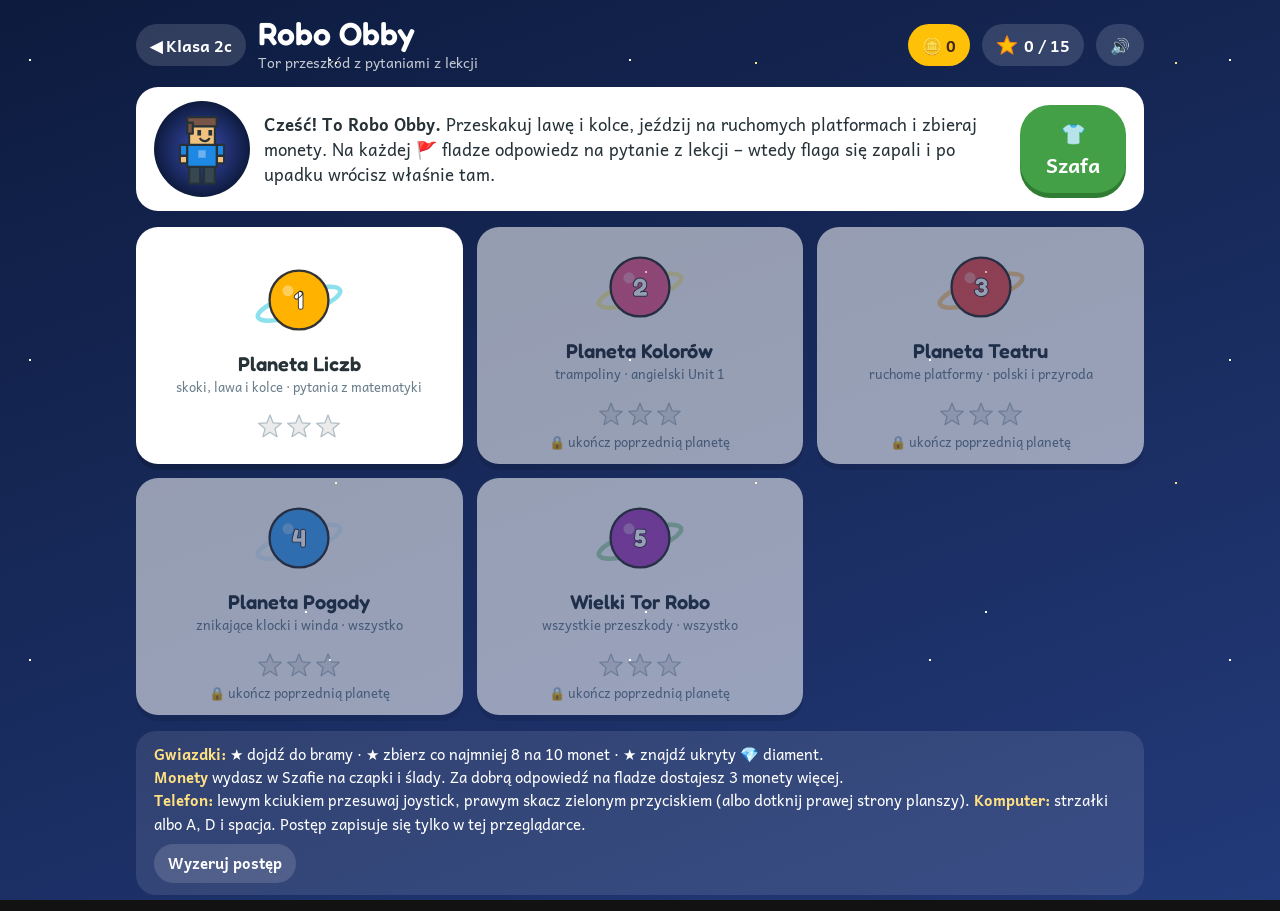
<file: obby/index.html>
<!doctype html>
<html lang="pl">
<head>
<meta charset="utf-8">
<meta name="viewport" content="width=device-width, initial-scale=1, viewport-fit=cover">
<meta name="robots" content="noindex, nofollow">
<title>Robo Obby – klasa 2c</title>
<link rel="preconnect" href="https://fonts.googleapis.com">
<link rel="preconnect" href="https://fonts.gstatic.com" crossorigin>
<link href="https://fonts.googleapis.com/css2?family=Andika:wght@400;700&family=Fredoka:wght@500;600&display=swap" rel="stylesheet">
<link rel="stylesheet" href="../wspolne/robo.css?v=08583d55">
<style>
  /* Robo Obby: a blocky obstacle-course platformer drawn on a canvas; menus and quizzes are plain DOM on top. */
  body { touch-action: manipulation; }
  .wrap { max-width: 1040px; }
  .coinpill { background: #FFC107; color: #3E2723; }
  .hello .pv { width: 96px; height: 96px; flex: none; }
  .hello .act { margin-left: auto; display: flex; gap: 10px; flex-wrap: wrap; justify-content: flex-end; }
  .planet[disabled] { opacity: .55; cursor: default; }
  .planet[disabled]:hover { transform: none; }
  .planet .lock { font-size: 13px; color: var(--muted); margin-top: 4px; }
  .how { background: rgba(255,255,255,.1); color: #fff; border-radius: 20px; padding: 12px 18px; margin-top: 16px; font-size: 15px; line-height: 1.55; }
  .how b { color: #FFE082; }

  .hud { display: flex; align-items: center; gap: 8px; flex-wrap: wrap; color: #fff; margin-bottom: 10px; }
  .hud .nm { font-family: var(--display); font-size: clamp(18px, 3vw, 24px); font-weight: 600; margin-right: auto; }
  .stage { position: relative; border-radius: 20px; overflow: hidden; box-shadow: 0 8px 0 rgba(0,0,0,.25); background: #0d1b3e; }
  .stage canvas { display: block; width: 100%; touch-action: none; }
  .ov { position: absolute; inset: 0; display: flex; align-items: center; justify-content: center; padding: 12px; background: rgba(13,27,62,.55); }
  .ov[hidden] { display: none; }
  .qcard { background: #fff; color: var(--ink); border-radius: 22px; padding: 16px 18px; width: 100%; max-width: 560px; max-height: 100%; overflow: auto; text-align: center; }
  .qcard h2 { font-family: var(--display); font-size: clamp(20px, 3.4vw, 28px); margin: 0 0 4px; }
  .qcard .sub { color: var(--muted); font-size: 14px; margin-bottom: 8px; }
  .qcard .q { font-size: clamp(19px, 3.4vw, 25px); font-weight: 700; margin: 8px 0; line-height: 1.35; }
  .qcard .show { font-family: var(--display); font-size: clamp(40px, 9vw, 64px); line-height: 1.15; margin: 4px 0; }
  .qcard .sw { width: 84px; height: 84px; border-radius: 18px; border: 3px solid #333; margin: 4px auto; }
  .qopts { display: grid; grid-template-columns: repeat(auto-fit, minmax(130px, 1fr)); gap: 10px; margin-top: 10px; }
  .qopts button { border: 3px solid var(--line); background: #fff; border-radius: 18px; padding: 10px; min-height: 58px; font-size: clamp(18px, 3vw, 22px); font-weight: 700; }
  .qopts button:hover { border-color: var(--accent); }
  .qopts button.ok { border-color: var(--ok); background: #E8F5E9; }
  .qopts button.bad { border-color: var(--bad); background: #FFEBEE; opacity: .55; pointer-events: none; animation: shake .4s; }
  .qopts button.hint { animation: glow 1s infinite; }
  .qcard .row { display: flex; justify-content: center; gap: 10px; flex-wrap: wrap; margin-top: 12px; }
  .qcard .later { background: none; border: 0; color: var(--muted); text-decoration: underline; font-size: 15px; margin-top: 10px; }
  .qcard .after { color: #2E7D32; font-weight: 700; margin-top: 8px; min-height: 1.4em; }
  .bigstars { display: flex; justify-content: center; gap: 8px; margin: 6px 0; }
  .bigstars svg { width: 64px; height: 64px; }
  .res { display: grid; grid-template-columns: auto auto; gap: 2px 14px; justify-content: center; text-align: left; font-size: 17px; margin: 6px 0; }
  .toast { position: absolute; left: 50%; top: 12px; transform: translateX(-50%); background: rgba(38,50,56,.9); color: #fff; border-radius: 14px;
           padding: 8px 14px; font-weight: 700; font-size: 15px; pointer-events: none; transition: opacity .4s; text-align: center; max-width: 90%; }
  .toast.hide { opacity: 0; }

  .ctrl { display: none; justify-content: space-between; align-items: center; margin-top: 12px; gap: 12px; user-select: none; -webkit-user-select: none; }
  /* phone controls like in blocky obby games: a thumb joystick on the left, a round jump button on the right */
  .stickzone { position: relative; flex: 1; max-width: 280px; height: 124px; border-radius: 62px; background: rgba(255,255,255,.07); touch-action: none; }
  .stick { position: absolute; left: 72px; top: 62px; width: 112px; height: 112px; margin: -56px 0 0 -56px; border-radius: 50%; pointer-events: none;
           background: rgba(255,255,255,.14); border: 3px solid rgba(255,255,255,.45); }
  .stick .knob { position: absolute; left: 50%; top: 50%; width: 54px; height: 54px; margin: -27px; border-radius: 50%; background: rgba(255,255,255,.88);
                 box-shadow: 0 3px 8px rgba(0,0,0,.35); }
  .stick.float { display: none; z-index: 5; } .stick.float.on { display: block; }
  .sz-hint { position: absolute; right: 16px; bottom: 10px; font-size: 12px; color: rgba(255,255,255,.6); pointer-events: none; }
  .ctrl button { width: 84px; height: 84px; border-radius: 24px; border: 0; background: rgba(255,255,255,.18); color: #fff; font-size: 40px; font-weight: 700;
                 touch-action: none; box-shadow: 0 5px 0 rgba(0,0,0,.25); display: flex; align-items: center; justify-content: center; }
  .ctrl button.on { background: rgba(255,255,255,.4); transform: translateY(2px); }
  .ctrl button.jump { width: 108px; height: 108px; border-radius: 50%; font-size: 46px; background: #43A047; border: 4px solid rgba(255,255,255,.55); }
  .ctrl button.jump.on { background: #66BB6A; }
  .keys { color: rgba(255,255,255,.75); font-size: 14px; margin-top: 10px; text-align: center; }
  @media (pointer: coarse), (max-width: 760px) { .ctrl { display: flex; } .keys { display: none; } .ov { position: fixed; z-index: 50; background: rgba(13,27,62,.8); } }

  .shop { display: grid; grid-template-columns: 220px 1fr; gap: 16px; align-items: start; }
  .shop .left { background: var(--card); border-radius: 22px; padding: 14px; text-align: center; position: sticky; top: 10px; }
  .shop .left canvas { width: 180px; height: 180px; }
  .shop .sec { background: var(--card); border-radius: 22px; padding: 14px 16px; margin-bottom: 12px; }
  .shop h3 { font-family: var(--display); margin: 0 0 8px; font-size: 21px; }
  .chips { display: flex; flex-wrap: wrap; gap: 8px; }
  .chip { border: 3px solid var(--line); background: #fff; border-radius: 16px; padding: 6px 10px; font-size: 15px; font-weight: 700; display: inline-flex; align-items: center; gap: 6px; }
  .chip.sel { border-color: var(--accent); background: #E3F2FD; }
  .chip .dot { width: 22px; height: 22px; border-radius: 6px; border: 2px solid #333; }
  .chip small { font-weight: 400; color: var(--muted); }
  .chip .price { background: #FFC107; border-radius: 10px; padding: 0 6px; font-size: 13px; }
  @media (max-width: 640px) { .shop { grid-template-columns: 1fr; } .shop .left { position: static; } .hello .act { margin-left: 0; } .hello { flex-wrap: wrap; } }
  @media (max-width: 560px) { .ctrl button.jump { width: 100px; height: 100px; } .hud { gap: 6px; } .hud .pill { padding: 5px 8px; font-size: 14px; } #hudDeaths { display: none; } .hud .nm { font-size: 17px; flex-basis: 100%; order: -1; } }
</style>
<!-- Anonymous visit counter (GoatCounter, no cookies); roboTrack(name) records an event such as a finished level. -->
<script data-goatcounter="https://robo-klasa-2c.goatcounter.com/count" async src="https://gc.zgo.at/count.js"></script>
<script>window.roboTrack = function (n, t) { t = t || 0; try { var g = window.goatcounter; if (g && g.count) g.count({ path: n, title: n, event: true }); else if (t < 20) setTimeout(function () { roboTrack(n, t + 1); }, 500); } catch (e) {} };</script>
<!-- roboPlayer(section): once per device 'nowy gracz' on the first game start, then 'gracz wraca' at most once a day (only a date is stored). -->
<script>window.roboPlayer = function (s) { try { var k = 'robo-gracz-' + s, d = new Date().toDateString(), last = localStorage.getItem(k); if (last === d) return; localStorage.setItem(k, d); roboTrack(s + ' · ' + (last ? 'gracz wraca' : 'nowy gracz')); } catch (e) {} };</script>
</head>
<body>
<div class="wrap">
  <div id="menu"></div>
  <div id="play" hidden>
    <div class="hud">
      <button class="pill" data-a="map">◀ Mapa</button>
      <span class="nm" id="hudName"></span>
      <span class="pill" id="hudStage">🚩 Etap 1</span>
      <span class="pill coinpill" id="hudCoins">🪙 0</span>
      <span class="pill" id="hudGem" title="diament">💎 –</span>
      <span class="pill" id="hudTime">⏱ 0:00</span>
      <span class="pill" id="hudDeaths" title="ile razy od nowa">💥 0</span>
      <button class="pill" data-a="pause" aria-label="pauza">⏸</button>
      <button class="pill" data-a="sound" id="hudSound" aria-label="dźwięk">🔊</button>
    </div>
    <div class="stage" id="stage">
      <canvas id="cv"></canvas>
      <div class="toast hide" id="toast"></div>
      <div class="stick float" id="stick2"><div class="knob"></div></div>
      <div class="ov" id="ov" hidden></div>
    </div>
    <div class="ctrl" id="ctrl">
      <div class="stickzone" id="stickzone" aria-label="joystick: przesuń kciukiem w lewo albo w prawo"><div class="stick" id="stick"><div class="knob"></div></div><span class="sz-hint">◀ przesuń kciukiem ▶</span></div>
      <button class="jump" data-k="jump" aria-label="skok">⤒</button>
    </div>
    <div class="keys">Sterowanie: ← → (albo A, D) – chodzenie · spacja, ↑ albo W – skok · P – pauza</div>
  </div>
</div>
<script>
'use strict';
/* ================= helpers ================= */
const T = 32, H = 14;                                  // tile size (world px) and map height in tiles
const PW = 20, PH = 28;                                // player box
const GRAV = 2000, JUMP = 660, PAD = 1000, RUN = 210;  // jump ≈ 3.4 tiles high, ≈ 4 tiles far; pad ≈ 7.8 tiles
const $ = s => document.querySelector(s);
const rnd = n => Math.floor(Math.random() * n), pick = a => a[rnd(a.length)], coin = () => Math.random() < .5;
const between = (a, b) => a + rnd(b - a + 1);
const shuffle = a => { const b = [...a]; for (let i = b.length - 1; i > 0; i--) { const j = rnd(i + 1); [b[i], b[j]] = [b[j], b[i]]; } return b; };
const sample = (a, k) => shuffle(a).slice(0, k);
const esc = s => String(s).replace(/&/g, '&amp;').replace(/</g, '&lt;');
const fmt = s => `${Math.floor(s / 60)}:${String(Math.floor(s % 60)).padStart(2, '0')}`;

/* ================= save (only in this browser) ================= */
const SAVE_KEY = 'robo-obby-2c';
const DEF = { stars: {}, best: {}, coins: 0, owned: ['none', 'tr-none'], sound: true,
  avatar: { style: 'kid', body: 'blue', visor: 'yellow', pants: 'black', skin: 1, hair: 'brown', hat: 'none', trail: 'none' } };
let save;
try { save = Object.assign({}, DEF, JSON.parse(localStorage.getItem(SAVE_KEY) || '{}')); } catch (e) { save = { ...DEF }; }
save.avatar = Object.assign({}, DEF.avatar, save.avatar);
const store = () => { try { localStorage.setItem(SAVE_KEY, JSON.stringify(save)); } catch (e) {} };

/* ================= sound & speech ================= */
let actx = null, voice = null;
function tone(freqs, dur = .1, type = 'square', vol = .06) {
  if (!save.sound) return;
  try {
    actx = actx || new (window.AudioContext || window.webkitAudioContext)();
    if (actx.state === 'suspended') actx.resume();
    freqs.forEach((f, i) => {
      const o = actx.createOscillator(), g = actx.createGain(), t = actx.currentTime + i * dur;
      o.type = type; o.frequency.value = f;
      g.gain.setValueAtTime(.0001, t); g.gain.exponentialRampToValueAtTime(vol, t + .015); g.gain.exponentialRampToValueAtTime(.0001, t + dur);
      o.connect(g).connect(actx.destination); o.start(t); o.stop(t + dur + .03);
    });
  } catch (e) {}
}
const SFX = {
  jump: () => tone([420, 640], .05, 'square', .04), coin: () => tone([988, 1319], .05, 'square', .04),
  pad: () => tone([260, 520, 900], .06, 'triangle', .08), die: () => tone([330, 220, 130], .1, 'sawtooth', .05),
  cp: () => tone([523, 659, 784, 1047], .09, 'triangle', .08), win: () => tone([523, 659, 784, 1047, 784, 1047, 1319], .11, 'triangle', .08),
  bad: () => tone([196, 165], .14, 'triangle', .08), gem: () => tone([1047, 1319, 1568, 2093], .07, 'triangle', .07), click: () => tone([700], .03, 'square', .03),
};
const ROBOTIC = /eloquence|\b(eddy|flo|grandma|grandpa|reed|rocko|sandy|shelley|albert|fred|junior|kathy|ralph|zarvox|trinoids|whisper|bubbles|jester|organ|superstar|wobble|bells|boing|cellos|bahh)\b/i;
let enVoice = null;
function voiceScore(v, want) {
  const lang = (v.lang || '').toLowerCase().replace('_', '-'), id = `${v.name} ${v.voiceURI}`;
  if (!lang.startsWith(want.slice(0, 2))) return -1;
  let s = lang === want ? 100 : 50;
  if (/natural|neural/i.test(id)) s += 40; if (/premium/i.test(id)) s += 35; if (/enhanced/i.test(id)) s += 30; if (/google/i.test(id)) s += 25;
  if (ROBOTIC.test(id)) s -= 80;
  return s;
}
function loadVoice() {
  if (!('speechSynthesis' in window)) return;
  let top = -1, topEn = -1;
  speechSynthesis.getVoices().forEach(v => {
    const s = voiceScore(v, 'pl-pl'); if (s > top) { top = s; voice = v; }
    const e = voiceScore(v, 'en-gb'); if (e > topEn) { topEn = e; enVoice = v; }
  });
}
if ('speechSynthesis' in window) { loadVoice(); speechSynthesis.onvoiceschanged = loadVoice; }
/* English words are marked <span lang="en">…</span> and read by an English voice; the rest by the Polish one. */
const en = w => `<span lang="en">${w}</span>`;
const strip = s => String(s || '').replace(/<[^>]+>/g, '');
function speechParts(text) {
  const s = String(text || ''), parts = [], re = /<span lang="en">([\s\S]*?)<\/span>/g;
  let at = 0;
  s.replace(re, (m, e, i) => { parts.push([s.slice(at, i), false], [e, true]); at = i + m.length; return m; });
  parts.push([s.slice(at), false]);
  return parts.map(([t, e]) => [e ? strip(t).replace(/\s+/g, ' ').trim() : spokenMath(strip(t)), e]).filter(([t]) => /[\p{L}\p{N}]/u.test(t));
}
/* Voices skip "=" (so "4 − 1 = 3" sounded like "cztery minus jeden trzy"): say the signs as words. */
/* Voices read the digit 2 always as "dwa". Polish needs "dwie" before feminine nouns ("dwie kury"),
   "dwóch" before -ach ("w dwóch butelkach") and "dwoma" before -ami ("z dwoma litrami"). */
const FEM = /^(dziesiąt|grup|łap|jednoś|kacz|kur[yaą]?$|kurk|nog|osob|butel|półlitrowe|krow|gwiazd|monet|godzin|minut|sekund|kred|książ|liter[yk]|sylab|głosk|samogłos|ręce|ręk|grusz|śliw|kost|piłk|lal|kart|owc|ryb|par[yaą]?$|stron|częś|połów|ćwiart|cyfr|liczb|łyż|szklan|filiżan|kropk|kres|figur|ścian|nut|zabaw|mrów|pszcz|żab|mysz|koz|kul|wież|rzecz|świeczk|świec|kanapk|bułk|marchew|cytryn|pomarańcz|truskaw|wiśni|czeresn|dyni|róż|sow|wiewiór|bied|ćwiartk|połówk|szklank|tablic|ławk|rodzin|dziewczyn|córk|siostr|babć|cioc|pani|panie)/u;
const TWO_RE = /(?<![\d,.])(\d*)2(?=\s+([\p{L}]+))/gu;
function polishTwo(m, head, word) {
  if (head.endsWith('1')) return m;                                   // 12, 112: "dwanaście"
  const w = word.toLowerCase(), tens = head ? head + '0 ' : '';
  if (!head && /ach$/.test(w)) return 'dwóch';
  if (!head && /ami$/.test(w)) return 'dwoma';
  return FEM.test(w) ? tens + 'dwie' : m;
}
function spokenMath(t) {
  return t.replace(/\s*=\s*/g, ' to ').replace(/(?<=\d)\s*[−-]\s*(?=\d)/g, ' minus ').replace(/(?<=\d)\s*\+\s*(?=\d)/g, ' plus ').replace(/(?<=\d)\s*[×·]\s*(?=\d)/g, ' razy ').replace(TWO_RE, polishTwo).replace(/(\d)\.(?=\s|$)/g, '$1,').replace(/,\s*$/, '').replace(/\s+/g, ' ').trim();
}
function say(text) {
  const parts = speechParts(text);
  if (!save.sound || !parts.length || !('speechSynthesis' in window)) return;
  try {
    speechSynthesis.cancel();
    for (const [t, e] of parts) {
      const u = new SpeechSynthesisUtterance(t);
      u.lang = e ? 'en-GB' : 'pl-PL'; const v = e ? enVoice : voice; if (v) u.voice = v; u.rate = e ? .9 : .95;
      speechSynthesis.speak(u);
    }
  } catch (e) {}
}
/* Run fn after at least minMs and after the reader has finished (+ a short pause); 12 s cap because some browsers never clear "speaking". */
function afterSpeech(minMs, fn) {
  const t0 = Date.now();
  let quiet = 0;
  (function check() {
    const el = Date.now() - t0, busy = save.sound && 'speechSynthesis' in window && (speechSynthesis.speaking || speechSynthesis.pending);
    quiet = busy ? 0 : quiet + 150;
    if (el >= minMs && (quiet >= 300 || el > 12000)) return fn();
    setTimeout(check, 150);
  })();
}
let unlocked = false;
document.addEventListener('pointerdown', () => {
  if (unlocked) return; unlocked = true;
  try { actx = actx || new (window.AudioContext || window.webkitAudioContext)(); if (actx.state === 'suspended') actx.resume(); } catch (e) {}
}, { capture: true, passive: true });

/* ================= questions from the class topics ================= */
const NOM = ['', 'pierwsza', 'druga', 'trzecia', 'czwarta', 'piąta', 'szósta', 'siódma', 'ósma', 'dziewiąta', 'dziesiąta', 'jedenasta', 'dwunasta'];
const GEN = ['', 'pierwszej', 'drugiej', 'trzeciej', 'czwartej', 'piątej', 'szóstej', 'siódmej', 'ósmej', 'dziewiątej', 'dziesiątej', 'jedenastej', 'dwunastej'];
const DAYS = ['poniedziałek', 'wtorek', 'środa', 'czwartek', 'piątek', 'sobota', 'niedziela'];
const PO = ['poniedziałku', 'wtorku', 'środzie', 'czwartku', 'piątku', 'sobocie', 'niedzieli'];
const COLORS = {
  red: ['#E53935', 'czerwony'], blue: ['#1E88E5', 'niebieski'], green: ['#43A047', 'zielony'], yellow: ['#FDD835', 'żółty'],
  orange: ['#FB8C00', 'pomarańczowy'], pink: ['#F06292', 'różowy'], purple: ['#8E24AA', 'fioletowy'], white: ['#F5F5F5', 'biały'],
  black: ['#37474F', 'czarny'], grey: ['#9E9E9E', 'szary'], brown: ['#795548', 'brązowy'],
};
const NW = ['zero', 'one', 'two', 'three', 'four', 'five', 'six', 'seven', 'eight', 'nine', 'ten', 'eleven', 'twelve', 'thirteen', 'fourteen', 'fifteen'];
const TOYS = [['⚽', 'ball'], ['🤖', 'robot'], ['🚲', 'bike'], ['🧸', 'teddy bear'], ['🚂', 'train'], ['🛴', 'scooter'], ['🚀', 'spaceship'],
  ['📺', 'TV'], ['💻', 'computer'], ['⌚', 'watch'], ['🚗', 'car'], ['🎮', 'computer game']];
const THEATRE = [['Kto ogląda przedstawienie?', 'widz'], ['Kto gra role na scenie?', 'aktor'], ['Kto kieruje przygotowaniem przedstawienia?', 'reżyser'],
  ['Co oddziela scenę od widowni?', 'kurtyna'], ['Czego potrzebujesz, żeby wejść do teatru?', 'bilet'], ['Co mocno oświetla scenę?', 'reflektor'],
  ['Dzięki czemu z daleka dobrze widać aktorów?', 'lornetka'], ['Kto robi aktorom makijaż i fryzury?', 'charakteryzator']];
const SENT = [['Czy pada deszcz', '?'], ['Gdzie jest kurtyna', '?'], ['Kiedy zaczyna się przedstawienie', '?'], ['Uważaj na lawę', '!'],
  ['Zamknij drzwi', '!'], ['Skacz wysoko', '!'], ['Robo lubi teatr', '.'], ['Dziś świeci słońce', '.'], ['Magnes przyciąga spinacz', '.']];
const MARK = { '.': ['kropka', 'oznajmujące'], '?': ['pytajnik', 'pytające'], '!': ['wykrzyknik', 'rozkazujące'] };
const VWORDS = ['kurtyna', 'aktor', 'magnes', 'bilet', 'scena', 'lornetka', 'teatr', 'pogoda', 'kaczka', 'termometr', 'burza', 'robot', 'planeta', 'deszcz', 'łabędź'];
const MAG = [['📎', 'spinacz', true], ['🔑', 'klucz', true], ['🔩', 'śrubę', true], ['🧷', 'agrafkę', true], ['✏️', 'ołówek', false], ['🍎', 'jabłko', false],
  ['🧸', 'misia', false], ['📄', 'kartkę', false], ['🎈', 'balon', false]];
const INSTR = [['Czym mierzymy temperaturę?', 'termometrem'], ['Czym mierzymy prędkość wiatru?', 'wiatromierzem'],
  ['Czym mierzymy ilość opadów?', 'deszczomierzem'], ['Czym mierzymy ciśnienie?', 'barometrem']];
const DUCK = [['Kim okazało się brzydkie kaczątko?', 'pięknym łabędziem', ['pięknym łabędziem', 'dużą kaczką', 'szarą gęsią']],
  ['Kto napisał „Brzydkie kaczątko”?', 'Hans Christian Andersen', ['Hans Christian Andersen', 'Jan Brzechwa', 'Julian Tuwim']],
  ['Która pora roku była dla kaczątka najtrudniejsza?', 'zima', ['zima', 'wiosna', 'lato']],
  ['Czego uczy baśń?', 'Nie oceniaj innych po wyglądzie.', ['Nie oceniaj innych po wyglądzie.', 'Zawsze bądź najszybszy.', 'Zimą nie wychodź z domu.']]];

const mk = (q, ans, pool, extra = {}) => { const opts = shuffle([ans, ...sample(pool.filter(x => x !== ans), 2)]); return { q, opts, ok: opts.indexOf(ans), say: q, ...extra }; };
function numQ(q, r, extra = {}) {
  const cand = [...new Set([r + 1, r - 1, r + 2, r - 2, r + 10])].filter(x => x >= 0 && x !== r);
  const opts = shuffle([r, ...sample(cand, 2)]).map(String);
  return { q, opts, ok: opts.indexOf(String(r)), say: q, ...extra };
}
function genMath() {
  const k = rnd(7);
  if (k === 0) { const a = between(5, 9), b = between(11 - a, 9); return numQ('Ile to jest?', a + b, { show: `${a} + ${b}`, say: `Ile to jest ${a} dodać ${b}?`, after: `${a} + ${b} = ${a + b}` }); }
  if (k === 1) { const a = between(11, 18), b = between(a - 9, 9); return numQ('Ile to jest?', a - b, { show: `${a} − ${b}`, say: `Ile to jest ${a} odjąć ${b}?`, after: `${a} − ${b} = ${a - b}` }); }
  if (k === 2) {
    const n = pick(Array.from({ length: 78 }, (_, i) => i + 21).filter(x => x % 10)), tens = coin(), q = `Ile ${tens ? 'dziesiątek' : 'jedności'} ma liczba ${n}?`;
    return numQ(q, tens ? Math.floor(n / 10) : n % 10, { show: String(n), after: `${n} = ${Math.floor(n / 10) * 10} + ${n % 10}` });
  }
  if (k === 3) {
    const even = coin(), nums = Array.from({ length: 19 }, (_, i) => i + 2);
    const ans = pick(nums.filter(n => (n % 2 === 0) === even)), others = sample(nums.filter(n => (n % 2 === 0) !== even), 2);
    const q = `Która liczba jest ${even ? 'parzysta' : 'nieparzysta'}?`, opts = shuffle([ans, ...others]).map(String);
    return { q, opts, ok: opts.indexOf(String(ans)), say: q, after: `${ans} jest ${even ? 'parzysta' : 'nieparzysta'}.` };
  }
  if (k === 4) {
    const h = between(1, 11), ph = [`kwadrans po ${GEN[h]}`, `wpół do ${GEN[h + 1]}`, `za kwadrans ${NOM[h + 1]}`], t = rnd(3);
    const opts = shuffle(ph);
    return { q: 'Jak powiesz, która jest godzina?', show: `${h}:${['15', '30', '45'][t]}`, opts, ok: opts.indexOf(ph[t]), say: 'Jak powiesz, która jest godzina?', after: `${h}:${['15', '30', '45'][t]} to ${ph[t]}.` };
  }
  if (k === 5) { const i = rnd(7), q = `Jaki dzień jest po ${PO[i]}?`; return mk(q, DAYS[(i + 1) % 7], DAYS, { after: `Po ${PO[i]} jest ${DAYS[(i + 1) % 7]}.` }); }
  if (coin()) { const a = between(5, 9), b = between(5, 9), q = `Robo zebrał ${a} monet, a potem jeszcze ${b}. Ile ma monet?`; return numQ(q, a + b, { after: `${a} + ${b} = ${a + b}` }); }
  const a = between(12, 18), b = between(a - 9, 9), q = `Robo miał ${a} monet. ${b} wpadło do lawy. Ile mu zostało?`;
  return numQ(q, a - b, { after: `${a} − ${b} = ${a - b}` });
}
function genEn() {
  const k = rnd(4);
  if (k === 0) { const c = pick(Object.keys(COLORS)); return mk('Jaki to kolor po angielsku?', c, Object.keys(COLORS), { swatch: COLORS[c][0], after: `${COLORS[c][1]} – ${en(c)}` }); }
  if (k === 1) { const n = between(1, 15); return mk('Jak powiesz tę liczbę po angielsku?', NW[n], [NW[n - 1], NW[n + 1] || NW[n - 2], NW[(n + 5) % 16] || 'one'], { show: String(n), after: `${n} – ${en(NW[n])}` }); }
  if (k === 2) { const [e, w] = pick(TOYS); return mk('Co to jest po angielsku?', w, TOYS.map(x => x[1]), { show: e, after: en(`It's a ${w}.`) }); }
  const [e, w] = pick(TOYS), yes = coin(), asked = yes ? w : pick(TOYS.filter(x => x[1] !== w))[1];
  const opts = ['Yes, it is.', "No, it isn't."];
  return { q: `Is it a ${asked}?`, show: e, opts, ok: yes ? 0 : 1, say: `Odpowiedz po angielsku. ${en(`Is it a ${asked}?`)}`, after: en(yes ? 'Yes, it is.' : `No, it isn't. It's a ${w}.`) };
}
function genPl() {
  const k = rnd(6);
  if (k === 0) { const [q, w] = pick(THEATRE); return mk(q, w, THEATRE.map(x => x[1]), { after: `${w[0].toUpperCase() + w.slice(1)}.` }); }
  if (k === 1) {
    const [s, m] = pick(SENT), opts = ['.', '?', '!'].map(x => `${x} ${MARK[x][0]}`);
    return { q: 'Jaki znak postawisz na końcu zdania?', show: `<span style="font-size:.5em">${s}…</span>`, opts, ok: ['.', '?', '!'].indexOf(m), say: `Jaki znak postawisz na końcu zdania: ${s}`, after: `To zdanie ${MARK[m][1]} – na końcu ${MARK[m][0]}.` };
  }
  if (k === 2) { const w = pick(VWORDS), n = [...w].filter(ch => 'aąeęioóuy'.includes(ch)).length; return numQ(`Ile samogłosek ma wyraz „${w}”?`, n, { say: `Ile samogłosek ma wyraz ${w}?`, after: `Samogłoski: ${[...w].filter(ch => 'aąeęioóuy'.includes(ch)).join(', ')}.` }); }
  if (k === 3) {
    const [e, w, y] = pick(MAG), opts = ['Tak', 'Nie'];
    return { q: `Czy magnes przyciągnie ${w}?`, show: e, opts, ok: y ? 0 : 1, say: `Czy magnes przyciągnie ${w}?`, after: y ? 'Tak – to jest z żelaza lub stali.' : 'Nie – magnes przyciąga tylko żelazo i stal.' };
  }
  if (k === 4) { const [q, a] = pick(INSTR); return mk(q, a, INSTR.map(x => x[1]), { after: `${a[0].toUpperCase() + a.slice(1)}.` }); }
  const [q, a, o] = pick(DUCK); return mk(q, a, o, { after: a });
}
const BANKS = { math: genMath, en: genEn, pl: genPl, mix: () => pick([genMath, genEn, genPl])() };

/* ================= levels (built column by column; height 1 = bottom row) ================= */
function builder() {
  const cols = [], movers = [];
  const b = {
    x: 0, h: 3,
    col(x) { while (cols.length <= x) cols.push(Array(H).fill('.')); return cols[x]; },
    put(x, h, c) { if (h >= 1 && h <= H) b.col(x)[H - h] = c; return b; },
    row(x, h, len, c) { for (let i = 0; i < len; i++) b.put(x + i, h, c); return b; },
    ground(len, h = b.h) { for (let i = 0; i < len; i++) { b.col(b.x + i); for (let k = 1; k <= h; k++) b.put(b.x + i, k, '#'); } b.x += len; b.h = h; return b; },
    pit(len, lava = true) { for (let i = 0; i < len; i++) { b.col(b.x + i); if (lava) b.put(b.x + i, 1, 'L'); } b.x += len; return b; },
    mover(x, h, len, axis, range, period = 3.4, phase = 0) { movers.push({ x, h, len, axis, range, period, phase }); return b; },
    done() { return { rows: Array.from({ length: H }, (_, r) => cols.map(c => c[r]).join('')), movers }; },
  };
  return b;
}
function level1() {                       // basics: jumps, lava, spikes, floating blocks
  const b = builder();
  b.ground(10, 3).put(2, 4, 'P').row(6, 6, 3, 'o');
  b.pit(2).ground(6, 3).row(13, 4, 4, 'o');
  b.ground(5, 4).put(21, 5, '^');
  b.pit(3).ground(5, 4).put(28, 5, 'K');
  b.ground(3, 5).ground(3, 6).row(32, 8, 4, 'o');
  b.pit(3, false).ground(4, 6);
  b.pit(9).row(46, 6, 2, '=').row(50, 6, 2, '=').row(46, 7, 2, 'o').row(50, 7, 2, 'o');
  b.ground(6, 4).put(55, 5, 'K');
  b.ground(6, 4).row(61, 5, 2, '^').row(60, 7, 4, 'o');
  b.ground(4, 4).row(66, 6, 2, '=').row(69, 8, 2, '=').put(70, 9, 'D').put(69, 9, 'o');
  b.pit(2).ground(9, 4).row(72, 5, 4, 'o').put(77, 5, 'E');
  return b.done();
}
function level2() {                       // jump pads and tall walls
  const b = builder();
  b.ground(9, 3).put(2, 4, 'P').put(7, 3, 'J').row(9, 10, 5, '=').row(9, 11, 5, 'o');
  b.pit(5).ground(6, 3).row(15, 4, 3, 'o');
  b.ground(4, 5).put(22, 6, 'K');
  b.ground(3, 5).put(26, 5, 'J');
  b.ground(4, 9).row(27, 10, 4, 'o');
  b.ground(5, 6).pit(3, false).ground(4, 6).put(40, 7, 'K');
  b.pit(7).put(45, 7, '=').put(48, 7, '=').put(45, 8, 'o').put(48, 8, 'o');
  b.ground(5, 6).put(53, 6, 'J').row(55, 12, 2, '=').put(56, 13, 'D');
  b.ground(10, 4).row(56, 5, 4, 'o').put(62, 5, '^').put(66, 5, 'E');
  return b.done();
}
function level3() {                       // moving platforms over lava
  const b = builder();
  b.ground(8, 3).put(2, 4, 'P');
  b.pit(7).mover(8, 3, 2, 'x', 5).row(10, 6, 3, 'o');
  b.ground(5, 3).put(17, 4, 'K');
  b.ground(3, 4).pit(9).mover(23, 4, 2, 'x', 7, 4.2).row(26, 7, 4, 'o');
  b.ground(5, 4).put(34, 5, '^');
  b.ground(3, 6).pit(6).mover(41, 3, 2, 'y', 5, 3.6);
  b.ground(5, 8).put(48, 9, 'K').row(46, 10, 2, 'o');
  b.pit(10).mover(51, 6, 3, 'x', 6, 4.0).put(56, 8, 'D').row(53, 9, 3, 'o');
  b.ground(9, 6).row(62, 7, 4, 'o').put(67, 7, 'E');
  return b.done();
}
function level4() {                       // vanishing blocks and a lift
  const b = builder();
  b.ground(8, 4).put(2, 5, 'P');
  b.pit(8).row(8, 4, 8, 'V').row(10, 6, 4, 'o');
  b.ground(5, 4).put(18, 5, 'K');
  b.ground(2, 6).ground(2, 8);
  b.pit(10, false).row(27, 8, 2, 'V').row(31, 9, 2, 'V').row(31, 10, 2, 'o');
  b.ground(5, 8).put(37, 9, 'K');
  b.pit(8).mover(42, 5, 2, 'y', 5, 3.8).row(46, 10, 2, '=').put(46, 11, 'o');
  b.ground(4, 9).put(50, 10, 'X');
  b.ground(6, 5).row(54, 7, 2, 'V').row(57, 9, 2, 'V').put(58, 10, 'D');
  b.pit(3).ground(9, 5).row(62, 6, 4, 'o').put(67, 6, 'E');
  return b.done();
}
function level5() {                       // everything together
  const b = builder();
  b.ground(6, 3).put(2, 4, 'P').pit(3).ground(3, 3).row(9, 6, 3, 'o');
  b.ground(4, 3).put(15, 3, 'J').ground(3, 9).row(16, 10, 3, 'o');
  b.pit(8).mover(19, 9, 2, 'x', 5, 3.6);
  b.ground(4, 8).put(29, 9, 'K');
  b.pit(7, false).row(33, 8, 2, 'V').put(33, 9, 'o');
  b.ground(3, 8).ground(4, 5).put(43, 6, 'X');
  b.pit(9).mover(47, 5, 2, 'y', 5, 3.8).row(51, 10, 2, '=');
  b.ground(5, 9).put(56, 10, 'K').row(54, 11, 3, 'o');
  b.pit(14).mover(59, 9, 2, 'x', 4, 3.4).row(66, 9, 2, '=').mover(68, 9, 2, 'x', 2, 2.8, 1.5).row(66, 10, 2, 'o');
  b.ground(4, 9).put(75, 10, 'K');
  b.ground(3, 7).ground(3, 5).put(82, 5, 'J').row(84, 12, 2, '=').put(85, 13, 'D');
  b.pit(3).ground(11, 5).row(87, 6, 5, 'o').put(91, 6, '^').put(94, 6, 'E');
  return b.done();
}
const LEVELS = [
  { id: 1, name: 'Planeta Liczb', pl: 'skoki, lawa i kolce · pytania z matematyki', bank: 'math', col: '#FFB300', ring: '#80DEEA',
    th: { sky: ['#0d1b3e', '#233a7a'], top: '#66BB6A', dirt: '#8D6E63', stone: '#90A4AE', planet: '#FFB300' }, ...level1() },
  { id: 2, name: 'Planeta Kolorów', pl: 'trampoliny · angielski Unit 1', bank: 'en', col: '#F06292', ring: '#FFF59D',
    th: { sky: ['#2a0f4a', '#6a1b9a'], top: 'rainbow', dirt: '#7E57C2', stone: '#B39DDB', planet: '#F06292' }, ...level2() },
  { id: 3, name: 'Planeta Teatru', pl: 'ruchome platformy · polski i przyroda', bank: 'pl', col: '#EF5350', ring: '#FFCC80',
    th: { sky: ['#1a0a0a', '#4a1414'], top: '#C62828', dirt: '#5D4037', stone: '#A1887F', planet: '#AB47BC' }, ...level3() },
  { id: 4, name: 'Planeta Pogody', pl: 'znikające klocki i winda · wszystko', bank: 'mix', col: '#42A5F5', ring: '#E1F5FE',
    th: { sky: ['#0b2545', '#13315c'], top: '#E3F2FD', dirt: '#5C6BC0', stone: '#90CAF9', planet: '#4FC3F7' }, ...level4() },
  { id: 5, name: 'Wielki Tor Robo', pl: 'wszystkie przeszkody · wszystko', bank: 'mix', col: '#AB47BC', ring: '#A5D6A7',
    th: { sky: ['#120d2b', '#3d1a5b'], top: '#FFB300', dirt: '#37474F', stone: '#78909C', planet: '#EF5350' }, ...level5() },
];

/* ================= wardrobe ================= */
const HATS = [{ id: 'none', pl: 'antenka', cost: 0 }, { id: 'cap', pl: 'czapka z daszkiem', cost: 15 }, { id: 'phones', pl: 'słuchawki', cost: 30 },
  { id: 'crown', pl: 'korona', cost: 50 }, { id: 'wizard', pl: 'kapelusz czarodzieja', cost: 70 }, { id: 'helmet', pl: 'hełm kosmonauty', cost: 100 }];
const TRAILS = [{ id: 'none', pl: 'bez śladu', cost: 0 }, { id: 'stars', pl: 'gwiazdki', cost: 40 }, { id: 'rainbow', pl: 'tęcza', cost: 90 }];
const VISORS = ['yellow', 'green', 'white', 'red', 'blue', 'pink', 'orange'];
const SKINS = ['#FFDBAC', '#F1C27D', '#E0AC69', '#C68642', '#8D5524'];
const HAIRS = ['brown', 'black', 'yellow', 'orange', 'pink', 'purple'];

/* ================= drawing: the player robot ================= */
function shade(hex, f) {
  const n = parseInt(hex.slice(1), 16), c = [n >> 16, (n >> 8) & 255, n & 255].map(v => Math.max(0, Math.min(255, Math.round(f < 0 ? v * (1 + f) : v + (255 - v) * f))));
  return `rgb(${c.join(',')})`;
}
function box(ctx, x, y, w, h, fill) { ctx.fillStyle = fill; ctx.fillRect(x, y, w, h); ctx.strokeRect(x, y, w, h); }
/* (cx, by) = bottom centre; body is 32 units tall at sc = 1 */
function drawAvatar(ctx, cx, by, sc, av, st = {}) { return av.style === 'kid' ? drawKid(ctx, cx, by, sc, av, st) : drawRobot(ctx, cx, by, sc, av, st); }
function drawKid(ctx, cx, by, sc, av, st = {}) {        // blocky little person: shirt, trousers, skin tone and hair are chosen in the wardrobe
  const shirt = COLORS[av.body][0], pants = COLORS[av.pants][0], skin = SKINS[av.skin] || SKINS[1], f = st.face || 1, w = st.walk || 0, air = st.air;
  const sq = st.squash || 0;
  ctx.save(); ctx.translate(cx, by); ctx.scale(sc * (1 + sq * .25), sc * (1 - sq * .25));
  ctx.lineWidth = 1.2; ctx.strokeStyle = '#263238'; ctx.lineJoin = 'round';
  const leg = air ? 2.5 : Math.sin(w) * 3;
  box(ctx, -7, -10 + Math.max(0, leg), 6, 10 - Math.max(0, leg), pants);
  box(ctx, 1, -10 + Math.max(0, -leg), 6, 10 - Math.max(0, -leg), pants);
  const arm = air ? -5 : Math.sin(w) * 2.5;
  for (const [ax, dy] of [[-12, arm], [8, -arm]]) { box(ctx, ax, -21 + dy, 4, 6, shirt); box(ctx, ax, -15 + dy, 4, 4, skin); }
  box(ctx, -8, -21, 16, 12, shirt);
  ctx.fillStyle = shade(shirt, .35); ctx.fillRect(-2, -18, 4, 4);
  box(ctx, -7, -33, 14, 12, skin);
  ctx.fillStyle = '#263238'; ctx.fillRect(-4 + f * 1.5, -29, 2, 3); ctx.fillRect(2 + f * 1.5, -29, 2, 3);
  ctx.beginPath(); ctx.arc(f * 1.5, -26, 3, .15 * Math.PI, .85 * Math.PI); ctx.stroke();
  if (av.hat === 'none' || av.hat === 'phones' || av.hat === 'cap') {
    const hc = COLORS[av.hair][0];
    box(ctx, -8, -36, 16, 5, hc); box(ctx, f > 0 ? -8 : 5, -33, 3, 6, hc);
  }
  if (av.hat !== 'none') { ctx.translate(0, -2); ctx.scale(.85, 1); drawHat(ctx, av.hat); }
  ctx.restore();
}
function drawRobot(ctx, cx, by, sc, av, st = {}) {
  const col = COLORS[av.body][0], vis = COLORS[av.visor][0], f = st.face || 1, w = st.walk || 0, air = st.air;
  const sq = st.squash || 0;
  ctx.save(); ctx.translate(cx, by); ctx.scale(sc * (1 + sq * .25), sc * (1 - sq * .25));
  ctx.lineWidth = 1.2; ctx.strokeStyle = '#263238'; ctx.lineJoin = 'round';
  const leg = air ? 2 : Math.sin(w) * 2.5;
  box(ctx, -7, -8 + Math.max(0, leg), 6, 8 - Math.max(0, leg), shade(col, -.35));
  box(ctx, 1, -8 + Math.max(0, -leg), 6, 8 - Math.max(0, -leg), shade(col, -.35));
  const arm = air ? -4 : Math.sin(w) * 2;
  box(ctx, -13, -19 + arm, 4, 9, shade(col, -.15)); box(ctx, 9, -19 - arm, 4, 9, shade(col, -.15));
  box(ctx, -9, -20, 18, 12, col);
  ctx.fillStyle = '#FDD835'; ctx.fillRect(-3, -16, 6, 3);
  box(ctx, -10, -31, 20, 11, shade(col, .15));
  box(ctx, -7 + f * 1.5, -28, 14, 5, vis);
  ctx.fillStyle = '#263238'; ctx.fillRect(-4 + f * 2.5, -27, 2, 3); ctx.fillRect(2 + f * 2.5, -27, 2, 3);
  drawHat(ctx, av.hat);
  ctx.restore();
}
function drawHat(ctx, hat) {
  ctx.lineWidth = 1.2; ctx.strokeStyle = '#263238';
  if (hat === 'none') { ctx.beginPath(); ctx.moveTo(0, -31); ctx.lineTo(0, -36); ctx.stroke(); ctx.fillStyle = '#E53935'; ctx.beginPath(); ctx.arc(0, -37, 2.2, 0, 7); ctx.fill(); ctx.stroke(); }
  if (hat === 'cap') { box(ctx, -10, -35, 20, 5, '#E53935'); box(ctx, 4, -32, 10, 2, '#C62828'); }
  if (hat === 'phones') { ctx.strokeStyle = '#263238'; ctx.lineWidth = 2; ctx.beginPath(); ctx.arc(0, -30, 11, Math.PI, 0); ctx.stroke(); ctx.lineWidth = 1.2; box(ctx, -13, -30, 4, 7, '#26C6DA'); box(ctx, 9, -30, 4, 7, '#26C6DA'); }
  if (hat === 'crown') { ctx.fillStyle = '#FFC107'; ctx.beginPath(); ctx.moveTo(-9, -31); ctx.lineTo(-9, -38); ctx.lineTo(-5, -34); ctx.lineTo(0, -40); ctx.lineTo(5, -34); ctx.lineTo(9, -38); ctx.lineTo(9, -31); ctx.closePath(); ctx.fill(); ctx.stroke(); ctx.fillStyle = '#E53935'; ctx.fillRect(-1, -35, 2, 2); }
  if (hat === 'wizard') { ctx.fillStyle = '#5E35B1'; ctx.beginPath(); ctx.moveTo(-12, -31); ctx.lineTo(12, -31); ctx.lineTo(3, -48); ctx.closePath(); ctx.fill(); ctx.stroke(); ctx.fillStyle = '#FFEB3B'; ctx.fillRect(-1, -40, 3, 3); ctx.fillRect(4, -35, 2, 2); }
  if (hat === 'helmet') { ctx.fillStyle = 'rgba(179,229,252,.45)'; ctx.beginPath(); ctx.arc(0, -26, 14, 0, 7); ctx.fill(); ctx.stroke(); ctx.fillStyle = 'rgba(255,255,255,.7)'; ctx.fillRect(-9, -36, 4, 3); }
}
function star(on) {
  const p = []; for (let i = 0; i < 10; i++) { const a = -Math.PI / 2 + i * Math.PI / 5, r = i % 2 ? 20 : 46; p.push(`${(50 + r * Math.cos(a)).toFixed(1)},${(54 + r * Math.sin(a)).toFixed(1)}`); }
  return `<svg viewBox="0 0 100 100" aria-hidden="true"><polygon points="${p.join(' ')}" fill="${on ? '#FFC107' : 'rgba(0,0,0,.08)'}" stroke="${on ? '#F57F17' : '#B0BEC5'}" stroke-width="5" stroke-linejoin="round"/></svg>`;
}
function orb(col, ring, n) {
  return `<svg viewBox="0 0 100 100" class="orb" aria-hidden="true"><ellipse cx="50" cy="54" rx="47" ry="12" fill="none" stroke="${ring}" stroke-width="5" transform="rotate(-18 50 54)" opacity=".9"/>
    <circle cx="50" cy="50" r="32" fill="${col}" stroke="#333" stroke-width="2.5"/><circle cx="38" cy="40" r="6" fill="#fff" opacity=".35"/>
    <text x="50" y="60" text-anchor="middle" font-size="28" font-weight="700" fill="#fff" stroke="#333" stroke-width="1" font-family="Fredoka, sans-serif">${n}</text></svg>`;
}
function preview(canvas, av) {
  const dpr = window.devicePixelRatio || 1, s = canvas.clientWidth || 96;
  canvas.width = s * dpr; canvas.height = s * dpr;
  const c = canvas.getContext('2d'); c.setTransform(dpr, 0, 0, dpr, 0, 0); c.clearRect(0, 0, s, s);
  const g = c.createRadialGradient(s / 2, s / 2, 4, s / 2, s / 2, s / 2); g.addColorStop(0, '#3949AB'); g.addColorStop(1, '#0d1b3e');
  c.fillStyle = g; c.beginPath(); c.arc(s / 2, s / 2, s / 2, 0, 7); c.fill();
  drawAvatar(c, s / 2, s * .86, s / 52, av, { face: 1 });
}

/* ================= screens: map and wardrobe ================= */
const menu = $('#menu'), play = $('#play');
const totalStars = () => LEVELS.reduce((s, l) => s + (save.stars[l.id] || 0), 0);
const unlockedLv = i => i === 0 || (save.stars[LEVELS[i - 1].id] || 0) > 0;
function topBar(sub) {
  return `<div class="top"><a class="pill" href="../">◀ Klasa 2c</a><div><h1>Robo Obby</h1><div class="sub">${sub}</div></div><div class="sp"></div>
    <span class="pill coinpill">🪙 ${save.coins}</span><span class="pill">${star(true)} ${totalStars()} / ${LEVELS.length * 3}</span>
    <button class="pill" data-a="sound">${save.sound ? '🔊' : '🔇'}</button></div>`;
}
function showMap() {
  G = null; stopLoop(); play.hidden = true; menu.hidden = false;
  if ('speechSynthesis' in window) speechSynthesis.cancel();
  menu.innerHTML = topBar('Tor przeszkód z pytaniami z lekcji')
    + `<div class="hello"><canvas class="pv" id="pv"></canvas><p><b>Cześć! To Robo Obby.</b> Przeskakuj lawę i kolce, jeździj na ruchomych platformach i zbieraj monety.
       Na każdej 🚩 fladze odpowiedz na pytanie z lekcji – wtedy flaga się zapali i po upadku wrócisz właśnie tam.</p>
       <div class="act"><button class="btn green" data-a="shop">👕 Szafa</button></div></div>
       <div class="planets">${LEVELS.map((l, i) => {
         const open = unlockedLv(i), st = save.stars[l.id] || 0;
         return `<button class="planet" data-lv="${i}"${open ? '' : ' disabled'}>${orb(l.col, l.ring, i + 1)}<div class="nm">${l.name}</div><div class="pl">${l.pl}</div>
           <div class="stars3">${[1, 2, 3].map(s => star(st >= s)).join('')}</div>${open ? (save.best[l.id] ? `<div class="lock">rekord ${fmt(save.best[l.id])}</div>` : '') : '<div class="lock">🔒 ukończ poprzednią planetę</div>'}</button>`;
       }).join('')}</div>
       <div class="how"><b>Gwiazdki:</b> ★ dojdź do bramy · ★ zbierz co najmniej 8 na 10 monet · ★ znajdź ukryty 💎 diament.<br>
       <b>Monety</b> wydasz w Szafie na czapki i ślady. Za dobrą odpowiedź na fladze dostajesz 3 monety więcej.<br>
       <b>Telefon:</b> lewym kciukiem przesuwaj joystick, prawym skacz zielonym przyciskiem (albo dotknij prawej strony planszy). <b>Komputer:</b> strzałki albo A, D i spacja. Postęp zapisuje się tylko w tej przeglądarce.
       <br><button class="pill" data-a="reset" style="margin-top:8px">Wyzeruj postęp</button></div>`;
  preview($('#pv'), save.avatar);
}
function showShop() {
  const kid = save.avatar.style === 'kid';
  menu.innerHTML = topBar('Szafa – wygląd Robo')
    + `<div class="shop"><div class="left"><canvas id="pv"></canvas><p><b>🪙 ${save.coins} monet</b></p><button class="btn" data-a="mapback">◀ Mapa</button></div><div>
       <div class="sec"><h3>Postać</h3><div class="chips">
         <button class="chip${kid ? ' sel' : ''}" data-style="kid">🧍 ludzik z klocków</button><button class="chip${kid ? '' : ' sel'}" data-style="robo">🤖 Robo</button></div></div>
       <div class="sec"><h3>${kid ? 'Kolor koszulki' : 'Kolor Robo'} – po angielsku!</h3><div class="chips">${colorChips('body', Object.keys(COLORS))}</div></div>
       ${kid ? `<div class="sec"><h3>Kolor spodni</h3><div class="chips">${colorChips('pants', Object.keys(COLORS))}</div></div>
         <div class="sec"><h3>Włosy</h3><div class="chips">${colorChips('hair', HAIRS)}</div></div>
         <div class="sec"><h3>Kolor skóry</h3><div class="chips">${SKINS.map((hex, i) => `<button class="chip${save.avatar.skin === i ? ' sel' : ''}" data-skin="${i}" aria-label="kolor skóry ${i + 1}"><span class="dot" style="background:${hex}"></span></button>`).join('')}</div></div>`
       : `<div class="sec"><h3>Kolor wizjera</h3><div class="chips">${colorChips('visor', VISORS)}</div></div>`}
       <div class="sec"><h3>Na głowę</h3><div class="chips">${HATS.map(h => item(h, 'hat', h.id)).join('')}</div></div>
       <div class="sec"><h3>Ślad za Robo</h3><div class="chips">${TRAILS.map(h => item(h, 'trail', 'tr-' + h.id)).join('')}</div></div>
       </div></div>`;
  preview($('#pv'), save.avatar);
  function colorChips(kind, keys) {
    return keys.map(k => `<button class="chip${save.avatar[kind] === k ? ' sel' : ''}" data-${kind}="${k}"><span class="dot" style="background:${COLORS[k][0]}"></span>${k} <small>${COLORS[k][1]}</small></button>`).join('');
  }
  function item(h, kind, key) {
    const own = save.owned.includes(key) || h.cost === 0, on = save.avatar[kind] === h.id;
    return `<button class="chip${on ? ' sel' : ''}" data-${kind}="${h.id}" data-cost="${h.cost}" data-key="${key}">${h.pl} ${own ? (on ? '✓' : '') : `<span class="price">🪙 ${h.cost}</span>`}</button>`;
  }
}
menu.addEventListener('click', e => {
  const b = e.target.closest('button'); if (!b) return;
  SFX.click();
  if (b.dataset.lv != null) return startLevel(+b.dataset.lv);
  const a = b.dataset.a;
  if (a === 'shop') return showShop();
  if (a === 'mapback') return showMap();
  if (a === 'sound') { save.sound = !save.sound; store(); b.textContent = save.sound ? '🔊' : '🔇'; return; }
  if (a === 'reset') {
    if (b.dataset.armed) { save = JSON.parse(JSON.stringify(DEF)); store(); return showMap(); }
    b.dataset.armed = '1'; b.textContent = 'Na pewno? Kliknij jeszcze raz';
    setTimeout(() => { if (b.isConnected) { delete b.dataset.armed; b.textContent = 'Wyzeruj postęp'; } }, 4000); return;
  }
  if (b.dataset.style) { save.avatar.style = b.dataset.style; store(); return showShop(); }
  if (b.dataset.skin != null) { save.avatar.skin = +b.dataset.skin; store(); return showShop(); }
  for (const kind of ['body', 'pants', 'hair', 'visor']) {
    const v = b.dataset[kind]; if (!v) continue;
    save.avatar[kind] = v; store(); say(`${en(v)} to ${COLORS[v][1]}`); return showShop();
  }
  for (const kind of ['hat', 'trail']) {
    if (b.dataset[kind] == null) continue;
    const key = b.dataset.key, cost = +b.dataset.cost;
    if (!save.owned.includes(key) && cost > 0) {
      if (save.coins < cost) { SFX.bad(); b.animate([{ transform: 'translateX(-6px)' }, { transform: 'translateX(6px)' }, { transform: 'none' }], 300); say(`Potrzebujesz ${cost} monet.`); return; }
      save.coins -= cost; save.owned.push(key); SFX.gem(); track(`szafa · kupione ${key}`);
    }
    save.avatar[kind] = b.dataset[kind]; store(); return showShop();
  }
});

/* ================= game ================= */
const cv = $('#cv'), ctx = cv.getContext('2d'), ov = $('#ov'), toastEl = $('#toast');
let G = null, raf = 0, last = 0, acc = 0, scale = 1, dpr = 1;
const I = { left: false, right: false, jump: false, jumpPressed: false };
const STARS = Array.from({ length: 70 }, () => [Math.random(), Math.random(), Math.random() * 1.6 + .4]);

function track(what) { try { if (window.roboTrack) window.roboTrack(`obby · ${what}`); } catch (e) { /* never break the game */ } }
function startLevel(i) {
  const L = LEVELS[i], grid = L.rows.map(r => [...r]);
  let start = null, coinsTotal = 0;
  grid.forEach((row, r) => row.forEach((ch, c) => { if (ch === 'P') { start = { c, r }; row[c] = '.'; } if (ch === 'o') coinsTotal++; }));
  G = {
    i, L, grid, W: grid[0].length, cp: start, t: 0, time: 0, coins: 0, bonus: 0, coinsTotal, gem: false, deaths: 0,
    movers: L.movers.map(m => ({ ...m, bx: m.x * T, by: (H - m.h) * T, w: m.len * T, px: m.x * T, py: (H - m.h) * T, dx: 0, dy: 0 })),
    vanish: new Map(), active: new Set(), cool: null, parts: [], state: 'play', deadT: 0, cam: null, p: null, shake: 0,
  };
  G.p = spawn(start);
  const ks = []; grid.forEach((row, r) => row.forEach((ch, c) => { if (ch === 'K') ks.push([c, r]); }));
  ks.sort((a, b) => a[0] - b[0]);
  G.kIndex = new Map(ks.map(([c, r], k) => [r * 1000 + c, k + 2])); G.stage = 1; G.stages = ks.length + 2;   // stage 1 = start, last = gate
  menu.hidden = true; play.hidden = false; ov.hidden = true;
  $('#hudName').textContent = `${i + 1}. ${L.name}`;
  track(`${L.name} · start`);
  if (window.roboPlayer) roboPlayer('obby');
  resize(); hud(); startLoop();
  toast(i === 0 ? (matchMedia('(pointer: coarse)').matches ? 'Idź w prawo do bramy! Lewy kciuk: joystick, prawy: zielony skok.' : 'Idź w prawo do bramy! Strzałki – chodzenie, spacja – skok.') : `${L.name}: ${L.pl.split('·')[0].trim()}!`, 3500);
  say(L.name);
}
function spawn(cell) { return { x: cell.c * T + (T - PW) / 2, y: (cell.r + 1) * T - PH, vx: 0, vy: 0, on: false, coyote: 0, buf: 0, face: 1, walk: 0, plat: null, squash: 0 }; }
const tileAt = (c, r) => (c < 0 || c >= G.W || r < 0 || r >= H) ? '.' : G.grid[r][c];
function solid(c, r) {
  if (c < 0 || c >= G.W) return true;
  if (r < 0 || r >= H) return false;
  const ch = G.grid[r][c];
  if (ch === 'V') { const v = G.vanish.get(r * 1000 + c); return !v || v.s !== 'gone'; }
  return ch === '#' || ch === '=' || ch === 'J';
}
function update(dt) {
  G.t += dt;
  for (const m of G.movers) {
    const f = .5 - .5 * Math.cos(2 * Math.PI * G.t / m.period + m.phase);
    const nx = m.axis === 'x' ? m.bx + f * m.range * T : m.bx, ny = m.axis === 'y' ? m.by - f * m.range * T : m.by;
    m.dx = nx - m.px; m.dy = ny - m.py; m.px = nx; m.py = ny;
  }
  for (const [k, v] of G.vanish) {
    v.t += dt;
    if (v.s === 'crumble' && v.t > .45) { v.s = 'gone'; v.t = 0; tone([160], .08, 'triangle', .05); }
    else if (v.s === 'gone' && v.t > 2.6 && !touchesCell(k % 1000, Math.floor(k / 1000))) G.vanish.delete(k);
  }
  updateParts(dt);
  if (G.state === 'dead') { G.deadT -= dt; if (G.deadT <= 0) respawn(); return; }
  if (G.state !== 'play') return;
  G.time += dt;
  const p = G.p;
  if (p.plat) {
    const m = p.plat;
    if (p.x + PW > m.px && p.x < m.px + m.w) { p.x += m.dx; p.y = m.py - PH; } else p.plat = null;
  }
  const dir = (I.right ? 1 : 0) - (I.left ? 1 : 0);
  if (dir) p.face = dir;
  const target = dir * RUN, accel = p.on ? 2600 : 1700;
  p.vx = p.vx < target ? Math.min(target, p.vx + accel * dt) : Math.max(target, p.vx - accel * dt);
  if (I.jumpPressed) { p.buf = .14; I.jumpPressed = false; }
  p.buf -= dt;
  if (p.buf > 0 && (p.on || p.coyote > 0)) {
    p.vy = -JUMP; p.on = false; p.plat = null; p.coyote = 0; p.buf = 0; p.squash = -.5; SFX.jump();
    dust(p.x + PW / 2, p.y + PH, 4);
  }
  p.vy = Math.min(p.vy + GRAV * (p.vy < 0 && !I.jump ? 2.3 : 1) * dt, 950);
  // horizontal
  p.x += p.vx * dt;
  const r0 = Math.floor(p.y / T), r1 = Math.floor((p.y + PH - .01) / T);
  if (p.vx > 0) { const c = Math.floor((p.x + PW - .01) / T); for (let r = r0; r <= r1; r++) if (solid(c, r)) { p.x = c * T - PW; p.vx = 0; break; } }
  else if (p.vx < 0) { const c = Math.floor(p.x / T); for (let r = r0; r <= r1; r++) if (solid(c, r)) { p.x = (c + 1) * T; p.vx = 0; break; } }
  // vertical
  const prevBottom = p.y + PH, wasOn = p.on;
  p.on = false;
  p.y += p.vy * dt;
  const c0 = Math.floor((p.x + 1) / T), c1 = Math.floor((p.x + PW - 1.01) / T);
  if (p.vy > 0) {
    const r = Math.floor((p.y + PH - .01) / T);
    for (let c = c0; c <= c1; c++) if (solid(c, r)) {
      p.y = r * T - PH; land(p, wasOn);
      const ch = tileAt(c, r);
      if (ch === 'J') { p.vy = -PAD; p.on = false; p.squash = -.7; SFX.pad(); dust(p.x + PW / 2, p.y + PH, 8, '#FFEB3B'); G.padHit = { c, r, t: G.t }; break; }
      if (ch === 'V' && !G.vanish.has(r * 1000 + c)) G.vanish.set(r * 1000 + c, { s: 'crumble', t: 0 });
      for (let cc = c0; cc <= c1; cc++) if (tileAt(cc, r) === 'V' && !G.vanish.has(r * 1000 + cc)) G.vanish.set(r * 1000 + cc, { s: 'crumble', t: 0 });
      p.vy = 0; break;
    }
  } else if (p.vy < 0) {
    const r = Math.floor(p.y / T);
    for (let c = c0; c <= c1; c++) if (solid(c, r)) { p.y = (r + 1) * T; p.vy = 0; break; }
  }
  if (!p.on && p.vy >= 0) {
    for (const m of G.movers) {
      const bottom = p.y + PH, tol = Math.max(3, -m.dy + 3);
      if (p.x + PW > m.px + 2 && p.x < m.px + m.w - 2 && prevBottom <= m.py + tol && bottom >= m.py - .5) {
        p.y = m.py - PH; p.vy = 0; land(p, wasOn); p.plat = m; break;
      }
    }
  }
  if (!p.on) p.plat = null;
  p.coyote = p.on ? .1 : p.coyote - dt;
  p.walk = p.on && Math.abs(p.vx) > 20 ? p.walk + dt * 14 : 0;
  p.squash *= Math.pow(.0005, dt);
  if (save.avatar.trail !== 'none' && Math.abs(p.vx) > 40 && Math.random() < .5) trail(p);
  // hazards
  const hx = p.x + 3, hy = p.y + 5, hw = PW - 6, hh = PH - 6;
  for (let r = Math.floor(hy / T); r <= Math.floor((hy + hh) / T); r++) for (let c = Math.floor(hx / T); c <= Math.floor((hx + hw) / T); c++) {
    const ch = tileAt(c, r);
    if (ch === 'L' && hy + hh > r * T + 10) return die();
    if (ch === '^' && hx + hw > c * T + 7 && hx < c * T + T - 7 && hy + hh > r * T + 14) return die();
    if (ch === 'X' && hx + hw > c * T + 4 && hx < c * T + T - 4 && hy + hh > r * T + 4) return die();
  }
  if (p.y > H * T + 60) return die();
  // pickups and flags
  let onKey = null;
  for (let r = Math.floor(p.y / T); r <= Math.floor((p.y + PH - 1) / T); r++) for (let c = Math.floor(p.x / T); c <= Math.floor((p.x + PW - 1) / T); c++) {
    const ch = tileAt(c, r), key = r * 1000 + c;
    if (ch === 'o') { G.grid[r][c] = '.'; G.coins++; save.coins++; SFX.coin(); sparkle(c * T + 16, r * T + 16, '#FFC107'); }
    if (ch === 'D') { G.grid[r][c] = '.'; G.gem = true; SFX.gem(); sparkle(c * T + 16, r * T + 16, '#4DD0E1', 24); toast('💎 Diament! Gwiazdka zdobyta!', 2200); }
    if (ch === 'K' || ch === 'E') {
      onKey = key;
      if (ch === 'K' && G.active.has(key)) continue;
      if (G.cool !== key) return openQuiz(ch === 'E' ? 'exit' : 'cp', key, c, r);
    }
  }
  if (G.cool != null && G.cool !== onKey) G.cool = null;
}
function land(p, wasOn) { if (!wasOn && p.vy > 300) { p.squash = .6; dust(p.x + PW / 2, p.y + PH, 5); } p.on = true; }
function touchesCell(c, r) { const p = G.p; return p.x + PW > c * T && p.x < c * T + T && p.y + PH > r * T && p.y < r * T + T; }
function die() {
  if (G.state !== 'play') return;
  G.state = 'dead'; G.deadT = .8; G.deaths++; G.shake = .35; SFX.die();
  const p = G.p, av = save.avatar;              // the avatar falls apart into its blocks
  const cols = av.style === 'kid' ? [COLORS[av.body][0], COLORS[av.pants][0], SKINS[av.skin] || SKINS[1], COLORS[av.hair][0]] : [COLORS[av.body][0], COLORS[av.visor][0], '#757575'];
  for (let k = 0; k < 16; k++) G.parts.push({ x: p.x + PW / 2 + (Math.random() - .5) * 14, y: p.y + PH / 2 + (Math.random() - .5) * 20, vx: (Math.random() - .5) * 380, vy: -120 - Math.random() * 360,
    life: 1, max: 1, col: cols[k % cols.length], s: 5 + rnd(4), g: 1, rot: Math.random() * 6 });
  hud();
}
function respawn() {
  G.vanish.clear(); G.p = spawn(G.cp); G.state = 'play';
  for (let k = 0; k < 14; k++) G.parts.push({ x: G.p.x + PW / 2, y: G.p.y + PH / 2, vx: Math.cos(k) * 120, vy: Math.sin(k) * 120, life: .5, max: .5, col: '#B3E5FC', s: 4, g: 0 });
}
/* particles */
function dust(x, y, n, col = '#ECEFF1') { for (let k = 0; k < n; k++) G.parts.push({ x, y, vx: (Math.random() - .5) * 160, vy: -Math.random() * 90, life: .35, max: .35, col, s: 3, g: .5 }); }
function sparkle(x, y, col, n = 10) { for (let k = 0; k < n; k++) { const a = Math.random() * 7, v = 60 + Math.random() * 140; G.parts.push({ x, y, vx: Math.cos(a) * v, vy: Math.sin(a) * v, life: .6, max: .6, col, s: 3, g: .2 }); } }
function trail(p) {
  const col = save.avatar.trail === 'rainbow' ? `hsl(${(G.t * 360) % 360},90%,60%)` : '#FFF59D';
  G.parts.push({ x: p.x + PW / 2 - p.face * 8, y: p.y + PH - 6 - Math.random() * 14, vx: -p.face * 20, vy: -10, life: .5, max: .5, col, s: save.avatar.trail === 'stars' ? 3 : 4, g: 0, star: save.avatar.trail === 'stars' });
}
function updateParts(dt) {
  for (const q of G.parts) { q.life -= dt; q.x += q.vx * dt; q.y += q.vy * dt; q.vy += 900 * q.g * dt; }
  G.parts = G.parts.filter(q => q.life > 0);
  if (G.shake > 0) G.shake -= dt;
}

/* ================= quiz on flags ================= */
function openQuiz(kind, key, c, r) {
  G.state = 'quiz'; I.left = I.right = I.jump = false; G.p.vx = 0; clearPad();
  const Q = BANKS[G.L.bank]();
  let wrong = 0;
  ov.hidden = false;
  ov.innerHTML = `<div class="qcard"><h2>${kind === 'exit' ? '🌀 Brama na metę' : '🚩 Flaga'}</h2>
    <div class="sub">${kind === 'exit' ? 'Odpowiedz, żeby przejść przez bramę.' : 'Dobra odpowiedź zapali flagę (+3 🪙). Po upadku wrócisz tutaj.'}</div>
    ${Q.show ? `<div class="show">${Q.show}</div>` : ''}${Q.swatch ? `<div class="sw" style="background:${Q.swatch}"></div>` : ''}
    <div class="q">${esc(Q.q)}</div>
    <div class="qopts">${Q.opts.map((o, k) => `<button data-o="${k}">${esc(o)}</button>`).join('')}</div>
    <div class="after" id="qa"></div>
    <button class="later" data-o="later">Później</button></div>`;
  say(Q.say);
  ov.onclick = e => {
    const b = e.target.closest('button'); if (!b) return;
    if (b.dataset.o === 'later') { G.cool = key; closeOv(); return; }
    const k = +b.dataset.o;
    if (k === Q.ok) {
      b.classList.add('ok'); ov.onclick = null; SFX.cp();
      $('#qa').textContent = '✔ ' + strip(Q.after || 'Dobrze!'); say(`Dobrze! ${Q.after || ''}`);
      const run = G;
      afterSpeech(1300, () => {                 // let the reader finish the explanation before moving on
        if (!G || G !== run || G.state !== 'quiz') return;
        if (kind === 'exit') return finish();
        G.active.add(key); G.cp = { c, r }; G.bonus += 3; save.coins += 3; store();
        G.stage = Math.max(G.stage, G.kIndex.get(key) || G.stage);
        track(`${G.L.name} · flaga ${G.stage}${wrong ? ' (po pomyłce)' : ''}`);
        sparkle(c * T + 16, r * T + 8, '#66BB6A', 20); closeOv(); toast(`🚩 Etap ${G.stage} zaliczony! +3 🪙`, 1800);
      });
    } else {
      b.classList.add('bad'); SFX.bad(); wrong++;
      $('#qa').textContent = 'Spróbuj jeszcze raz!';
      if (wrong >= 2) ov.querySelector(`[data-o="${Q.ok}"]`).classList.add('hint');
    }
  };
}
function closeOv() { ov.hidden = true; ov.innerHTML = ''; ov.onclick = null; if (G && G.state !== 'done') G.state = 'play'; last = performance.now(); }
function finish() {
  G.state = 'done'; G.stage = G.stages; SFX.win();
  const L = G.L, coinStar = G.coins >= Math.ceil(G.coinsTotal * .8), stars = 1 + (coinStar ? 1 : 0) + (G.gem ? 1 : 0);
  const newBest = !save.best[L.id] || G.time < save.best[L.id];
  save.stars[L.id] = Math.max(save.stars[L.id] || 0, stars);
  if (newBest) save.best[L.id] = Math.round(G.time * 10) / 10;
  store();
  track(`${L.name} · meta ${stars}★`);
  for (let k = 0; k < 60; k++) G.parts.push({ x: G.p.x + PW / 2, y: G.p.y, vx: (Math.random() - .5) * 600, vy: -200 - Math.random() * 500, life: 1.6, max: 1.6, col: `hsl(${rnd(360)},90%,60%)`, s: 5, g: .8 });
  const next = G.i + 1 < LEVELS.length;
  ov.hidden = false;
  ov.innerHTML = `<div class="qcard"><h2>${stars === 3 ? 'Wspaniale! Wszystkie gwiazdki!' : 'Meta! Brawo!'}</h2>
    <div class="bigstars">${[1, 2, 3].map(s => star(stars >= s)).join('')}</div>
    <div class="res"><span>⏱ Czas</span><b>${fmt(G.time)}${newBest ? ' – rekord!' : ''}</b>
      <span>🪙 Monety</span><b>${G.coins} / ${G.coinsTotal}${coinStar ? ' ★' : ` (do gwiazdki: ${Math.ceil(G.coinsTotal * .8)})`}</b>
      <span>💎 Diament</span><b>${G.gem ? 'znaleziony ★' : 'nie znaleziony'}</b>
      <span>💥 Upadki</span><b>${G.deaths}</b></div>
    <div class="row">${next ? '<button class="btn green" data-r="next">Następna planeta ▶</button>' : ''}<button class="btn" data-r="again">Jeszcze raz</button><button class="btn" data-r="map">Mapa</button></div>
    ${next ? '' : '<p><b>Przeszedłeś cały Robo Obby! Spróbuj zdobyć wszędzie 3 gwiazdki.</b></p>'}</div>`;
  say(stars === 3 ? 'Wspaniale! Wszystkie gwiazdki!' : 'Meta! Brawo!');
  ov.onclick = e => {
    const b = e.target.closest('button'); if (!b) return;
    const i = G.i; closeOv();
    if (b.dataset.r === 'next') startLevel(i + 1); else if (b.dataset.r === 'again') startLevel(i); else showMap();
  };
  hud();
}
function pause() {
  if (!G || G.state !== 'play') return;
  G.state = 'pause'; clearPad();
  ov.hidden = false;
  ov.innerHTML = `<div class="qcard"><h2>⏸ Pauza</h2><div class="row"><button class="btn green" data-r="go">▶ Graj dalej</button><button class="btn" data-r="again">Od początku</button><button class="btn" data-r="map">Mapa</button></div></div>`;
  ov.onclick = e => {
    const b = e.target.closest('button'); if (!b) return;
    const i = G.i; closeOv();
    if (b.dataset.r === 'again') startLevel(i); else if (b.dataset.r === 'map') showMap();
  };
}
function toast(msg, ms) { toastEl.textContent = msg; toastEl.classList.remove('hide'); clearTimeout(toast.t); toast.t = setTimeout(() => toastEl.classList.add('hide'), ms); }
function hud() {
  if (!G) return;
  $('#hudStage').textContent = `🚩 Etap ${G.stage}/${G.stages}`;
  $('#hudCoins').textContent = `🪙 ${G.coins}/${G.coinsTotal}`;
  $('#hudGem').textContent = G.gem ? '💎 ✓' : '💎 –';
  $('#hudTime').textContent = `⏱ ${fmt(G.time)}`;
  $('#hudDeaths').textContent = `💥 ${G.deaths}`;
  $('#hudSound').textContent = save.sound ? '🔊' : '🔇';
}

/* ================= rendering ================= */
function resize() {
  const stage = $('#stage'), w = stage.clientWidth;
  const small = matchMedia('(pointer: coarse), (max-width: 760px)').matches;
  const h = small ? Math.max(260, Math.min(window.innerHeight - 240, w * .95)) : Math.max(300, Math.min(w * 9 / 16, window.innerHeight - 190, 580));
  dpr = Math.min(window.devicePixelRatio || 1, 2);
  cv.style.height = h + 'px'; cv.width = Math.round(w * dpr); cv.height = Math.round(h * dpr);
  scale = small ? Math.min(h / (10 * T), w / (12 * T)) : Math.min(h / (11 * T), w / (13 * T));
}
addEventListener('resize', () => { if (G) resize(); });
function render(dt) {
  const s = scale * dpr, vw = cv.width / s, vh = cv.height / s, p = G.p, th = G.L.th;
  const tx = Math.max(0, Math.min(G.W * T - vw, p.x + PW / 2 - vw / 2 + p.face * vw * .08));
  const ty = vh >= H * T ? H * T - vh : Math.max(0, Math.min(H * T - vh, p.y + PH / 2 - vh * .55));
  if (!G.cam) G.cam = { x: tx, y: ty };
  G.cam.x += (tx - G.cam.x) * Math.min(1, dt * 7); G.cam.y += (ty - G.cam.y) * Math.min(1, dt * 5);
  let cx = G.cam.x, cy = G.cam.y;
  if (G.shake > 0) { cx += (Math.random() - .5) * 8; cy += (Math.random() - .5) * 8; }
  // sky
  ctx.setTransform(1, 0, 0, 1, 0, 0);
  const g = ctx.createLinearGradient(0, 0, 0, cv.height); g.addColorStop(0, th.sky[0]); g.addColorStop(1, th.sky[1]);
  ctx.fillStyle = g; ctx.fillRect(0, 0, cv.width, cv.height);
  ctx.fillStyle = '#fff';
  for (const [sx, sy, sz] of STARS) { const x = ((sx * cv.width * 2 - cx * s * .15) % cv.width + cv.width) % cv.width; ctx.globalAlpha = .4 + .4 * Math.sin(G.t * 2 + sx * 40); ctx.fillRect(x, sy * cv.height * .8, sz * dpr, sz * dpr); }
  ctx.globalAlpha = 1;
  const px = cv.width * .78 - cx * s * .05, py = cv.height * .26, pr = 46 * s;
  ctx.fillStyle = th.planet; ctx.beginPath(); ctx.arc(px, py, pr, 0, 7); ctx.fill();
  ctx.strokeStyle = 'rgba(255,255,255,.5)'; ctx.lineWidth = 5 * s; ctx.beginPath(); ctx.ellipse(px, py + 4 * s, pr * 1.5, pr * .38, -.3, 0, 7); ctx.stroke();
  ctx.fillStyle = 'rgba(255,255,255,.25)'; ctx.beginPath(); ctx.arc(px - pr * .35, py - pr * .35, pr * .25, 0, 7); ctx.fill();
  // world
  ctx.setTransform(s, 0, 0, s, -Math.round(cx * s), -Math.round(cy * s));
  ctx.lineWidth = 1.2; ctx.strokeStyle = 'rgba(0,0,0,.35)';
  const c0 = Math.max(0, Math.floor(cx / T) - 1), c1 = Math.min(G.W - 1, Math.ceil((cx + vw) / T) + 1);
  for (let r = 0; r < H; r++) for (let c = c0; c <= c1; c++) drawTile(G.grid[r][c], c, r, th);
  for (const m of G.movers) drawMover(m, th);
  if (G.state !== 'dead') {
    const air = !p.on;
    drawAvatar(ctx, p.x + PW / 2, p.y + PH, .9, save.avatar, { face: p.face, walk: p.walk, air, squash: p.squash });
  }
  for (const q of G.parts) {
    ctx.globalAlpha = Math.max(0, q.life / q.max); ctx.fillStyle = q.col;
    if (q.star) { ctx.save(); ctx.translate(q.x, q.y); ctx.rotate(G.t * 4); ctx.fillRect(-q.s, -1, q.s * 2, 2); ctx.fillRect(-1, -q.s, 2, q.s * 2); ctx.restore(); }
    else if (q.rot != null) { ctx.save(); ctx.translate(q.x, q.y); ctx.rotate(q.rot + G.t * 6); ctx.fillRect(-q.s / 2, -q.s / 2, q.s, q.s); ctx.strokeRect(-q.s / 2, -q.s / 2, q.s, q.s); ctx.restore(); }
    else ctx.fillRect(q.x - q.s / 2, q.y - q.s / 2, q.s, q.s);
  }
  ctx.globalAlpha = 1;
}
function topColor(th, c) { return th.top === 'rainbow' ? `hsl(${(c * 28) % 360},80%,62%)` : th.top; }
function drawTile(ch, c, r, th) {
  if (ch === '.') return;
  const x = c * T, y = r * T, t = G.t;
  if (ch === '#') {
    ctx.fillStyle = th.dirt; ctx.fillRect(x, y, T, T);
    ctx.fillStyle = 'rgba(0,0,0,.18)'; ctx.fillRect(x, y + T - 4, T, 4); ctx.fillRect(x + T - 3, y, 3, T);
    ctx.fillStyle = 'rgba(255,255,255,.08)'; ctx.fillRect(x + 6, y + 14, 5, 5); ctx.fillRect(x + 19, y + 22, 4, 4);
    if (!solid(c, r - 1) && tileAt(c, r - 1) !== '#') {
      ctx.fillStyle = topColor(th, c); ctx.fillRect(x, y, T, 9);
      ctx.fillStyle = 'rgba(255,255,255,.35)'; ctx.fillRect(x, y, T, 2);
      ctx.fillStyle = 'rgba(0,0,0,.15)'; ctx.fillRect(x, y + 8, T, 2);
    }
    ctx.strokeRect(x + .5, y + .5, T - 1, T - 1);
  } else if (ch === '=') {
    ctx.fillStyle = th.stone; ctx.fillRect(x, y, T, T);
    ctx.fillStyle = 'rgba(255,255,255,.35)'; ctx.fillRect(x, y, T, 4); ctx.fillRect(x, y, 3, T);
    ctx.fillStyle = 'rgba(0,0,0,.25)'; ctx.fillRect(x, y + T - 4, T, 4); ctx.fillRect(x + T - 3, y, 3, T);
    ctx.strokeRect(x + .5, y + .5, T - 1, T - 1);
  } else if (ch === 'J') {
    const hit = G.padHit && G.padHit.c === c && G.padHit.r === r && t - G.padHit.t < .2;
    ctx.fillStyle = '#546E7A'; ctx.fillRect(x, y + 12, T, T - 12);
    ctx.strokeStyle = '#FFEB3B'; ctx.lineWidth = 2.5; ctx.beginPath();
    for (let k = 0; k <= 4; k++) ctx.lineTo(x + 8 + (k % 2) * 16, y + (hit ? 10 : 6) + k * 1.5 + 4);
    ctx.stroke(); ctx.lineWidth = 1.2; ctx.strokeStyle = 'rgba(0,0,0,.35)';
    ctx.fillStyle = '#E53935'; ctx.fillRect(x + 2, y + (hit ? 8 : 2), T - 4, 6); ctx.strokeRect(x + 2.5, y + (hit ? 8.5 : 2.5), T - 5, 5);
    ctx.fillStyle = '#fff'; ctx.font = 'bold 9px Fredoka, sans-serif'; ctx.textAlign = 'center'; ctx.fillText('▲', x + T / 2, y + 28);
  } else if (ch === 'V') {
    const v = G.vanish.get(r * 1000 + c);
    if (v && v.s === 'gone') { ctx.strokeStyle = 'rgba(128,222,234,.35)'; ctx.setLineDash([4, 4]); ctx.strokeRect(x + 2, y + 2, T - 4, T - 4); ctx.setLineDash([]); ctx.strokeStyle = 'rgba(0,0,0,.35)'; return; }
    const j = v ? (Math.random() - .5) * 3 : 0;
    ctx.globalAlpha = v ? 1 - v.t * 1.4 : .92;
    ctx.fillStyle = '#4DD0E1'; ctx.fillRect(x + j, y, T, T);
    ctx.fillStyle = 'rgba(255,255,255,.55)'; ctx.beginPath(); ctx.moveTo(x + 4 + j, y + 22); ctx.lineTo(x + 20 + j, y + 4); ctx.lineTo(x + 26 + j, y + 4); ctx.lineTo(x + 10 + j, y + 22); ctx.fill();
    ctx.strokeRect(x + .5 + j, y + .5, T - 1, T - 1); ctx.globalAlpha = 1;
  } else if (ch === 'L') {
    const lg = ctx.createLinearGradient(0, y, 0, y + T); lg.addColorStop(0, '#FFB300'); lg.addColorStop(.5, '#FF7043'); lg.addColorStop(1, '#C62828');
    ctx.fillStyle = lg; ctx.beginPath(); ctx.moveTo(x, y + T);
    for (let k = 0; k <= 8; k++) ctx.lineTo(x + k * 4, y + 6 + Math.sin(t * 3 + (c * 8 + k) * .7) * 3);
    ctx.lineTo(x + T, y + T); ctx.fill();
    ctx.fillStyle = 'rgba(255,245,157,.8)'; const bb = (t * 0.8 + c * .37) % 1; ctx.beginPath(); ctx.arc(x + 10 + (c % 3) * 6, y + T - bb * 22, 2.5 * (1 - bb) + .5, 0, 7); ctx.fill();
  } else if (ch === '^') {
    ctx.fillStyle = '#B0BEC5';
    for (let k = 0; k < 2; k++) { ctx.beginPath(); ctx.moveTo(x + 2 + k * 14, y + T); ctx.lineTo(x + 9 + k * 14, y + 12); ctx.lineTo(x + 16 + k * 14, y + T); ctx.closePath(); ctx.fill(); ctx.stroke(); }
    ctx.fillStyle = '#fff'; ctx.fillRect(x + 8, y + 12, 2, 3); ctx.fillRect(x + 22, y + 12, 2, 3);
  } else if (ch === 'o') {
    const wv = Math.abs(Math.cos(t * 4 + c * .6)) * 9 + 2, cy = y + 16 + Math.sin(t * 3 + c) * 2;
    ctx.fillStyle = '#FFC107'; ctx.beginPath(); ctx.ellipse(x + 16, cy, wv, 11, 0, 0, 7); ctx.fill(); ctx.stroke();
    ctx.fillStyle = '#FFE082'; ctx.fillRect(x + 16 - wv * .3, cy - 6, Math.max(1, wv * .3), 12);
  } else if (ch === 'D') {
    const cy = y + 16 + Math.sin(t * 2.5) * 3;
    ctx.fillStyle = '#4DD0E1'; ctx.beginPath(); ctx.moveTo(x + 16, cy - 12); ctx.lineTo(x + 28, cy - 2); ctx.lineTo(x + 16, cy + 12); ctx.lineTo(x + 4, cy - 2); ctx.closePath(); ctx.fill(); ctx.stroke();
    ctx.fillStyle = 'rgba(255,255,255,.7)'; ctx.beginPath(); ctx.moveTo(x + 16, cy - 12); ctx.lineTo(x + 22, cy - 2); ctx.lineTo(x + 16, cy - 2); ctx.fill();
    if (Math.sin(t * 6) > .7) { ctx.fillStyle = '#fff'; ctx.fillRect(x + 24, cy - 12, 2, 6); ctx.fillRect(x + 22, cy - 10, 6, 2); }
  } else if (ch === 'X') {                      // red glowing trap block: touching it sends you back
    const glow = .55 + .25 * Math.sin(t * 6 + c);
    ctx.fillStyle = `rgba(255,23,68,${glow * .35})`; ctx.fillRect(x - 3, y - 3, T + 6, T + 6);
    ctx.fillStyle = '#FF1744'; ctx.fillRect(x + 2, y + 2, T - 4, T - 4);
    ctx.fillStyle = `rgba(255,205,210,${glow})`; ctx.fillRect(x + 5, y + 5, T - 10, 4);
    ctx.strokeRect(x + 2.5, y + 2.5, T - 5, T - 5);
  } else if (ch === 'K') {                      // checkpoint: a stage pad with a flag and the stage number
    const key = r * 1000 + c, on = G.active.has(key), n = G.kIndex.get(key);
    if (on) { ctx.fillStyle = `rgba(102,187,106,${.25 + .15 * Math.sin(t * 4)})`; ctx.fillRect(x - 2, y + 6, T + 4, T - 12); }
    ctx.fillStyle = on ? '#43A047' : '#90A4AE'; ctx.fillRect(x - 2, y + T - 7, T + 4, 7); ctx.strokeRect(x - 1.5, y + T - 6.5, T + 3, 6);
    ctx.fillStyle = on ? '#C8E6C9' : '#ECEFF1'; ctx.fillRect(x + 4, y + T - 5, T - 8, 2);
    ctx.fillStyle = '#ECEFF1'; ctx.fillRect(x + 6, y - 6, 3, T - 1); ctx.strokeRect(x + 6.5, y - 5.5, 2, T - 2);
    const wave = Math.sin(t * 5 + c) * 2;
    ctx.fillStyle = on ? '#43A047' : '#FFFFFF'; ctx.beginPath(); ctx.moveTo(x + 9, y - 4); ctx.lineTo(x + 30, y + 3 + wave); ctx.lineTo(x + 9, y + 10); ctx.closePath(); ctx.fill(); ctx.stroke();
    ctx.fillStyle = on ? '#fff' : '#E53935'; ctx.font = 'bold 10px Fredoka, sans-serif'; ctx.textAlign = 'center'; ctx.fillText(on ? '✓' : '?', x + 17, y + 7);
    ctx.fillStyle = '#fff'; ctx.font = 'bold 8px Fredoka, sans-serif'; ctx.fillText(`ETAP ${n}`, x + 16, y - 9);
  } else if (ch === 'E') {
    ctx.save(); ctx.translate(x + 16, y - 2);
    ctx.fillStyle = '#5D4037'; ctx.fillRect(-18, -32, 5, 66); ctx.fillRect(13, -32, 5, 66); ctx.fillRect(-18, -36, 36, 6);
    for (let k = 0; k < 4; k++) { ctx.strokeStyle = `hsl(${(t * 120 + k * 60) % 360},90%,65%)`; ctx.lineWidth = 3; ctx.beginPath(); ctx.ellipse(0, 0, 12 - k * 3, 28 - k * 6, 0, t * 2 + k, t * 2 + k + 4.5); ctx.stroke(); }
    ctx.fillStyle = '#fff'; ctx.font = 'bold 9px Fredoka, sans-serif'; ctx.textAlign = 'center'; ctx.fillText('META', 0, -39);
    ctx.restore(); ctx.lineWidth = 1.2; ctx.strokeStyle = 'rgba(0,0,0,.35)';
  }
}
function drawMover(m, th) {
  const x = m.px, y = m.py;
  ctx.fillStyle = '#78909C'; ctx.fillRect(x, y, m.w, 14);
  ctx.fillStyle = '#FFCA28'; for (let k = 0; k < m.w; k += 12) ctx.fillRect(x + k, y + 9, 6, 5);
  ctx.fillStyle = 'rgba(255,255,255,.4)'; ctx.fillRect(x, y, m.w, 3);
  ctx.strokeRect(x + .5, y + .5, m.w - 1, 13);
  ctx.fillStyle = '#B0BEC5'; ctx.beginPath(); ctx.arc(x + m.w / 2, y + 7, 3, 0, 7); ctx.fill();
}

/* ================= loop & input ================= */
function frame(now) {
  raf = requestAnimationFrame(frame);
  if (!G) return;
  let dt = Math.min(.05, (now - last) / 1000); last = now;
  if (G.state === 'play' || G.state === 'dead' || G.state === 'done') {
    acc += dt;
    while (acc >= 1 / 120) { update(1 / 120); acc -= 1 / 120; if (!G || G.state === 'quiz') { acc = 0; break; } }
  }
  if (!G) return;
  render(dt);
  if ((frame.h = (frame.h || 0) + dt) > .1) { frame.h = 0; hud(); }
}
function startLoop() { cancelAnimationFrame(raf); last = performance.now(); acc = 0; raf = requestAnimationFrame(frame); }
function stopLoop() { cancelAnimationFrame(raf); }
const KEYMAP = { ArrowLeft: 'left', a: 'left', A: 'left', ArrowRight: 'right', d: 'right', D: 'right', ArrowUp: 'jump', w: 'jump', W: 'jump', ' ': 'jump' };
addEventListener('keydown', e => {
  if (!G || play.hidden) return;
  if (e.key === 'p' || e.key === 'P' || e.key === 'Escape') { if (G.state === 'play') pause(); else if (G.state === 'pause') closeOv(); return; }
  const k = KEYMAP[e.key]; if (!k) return;
  e.preventDefault();
  if (G.state !== 'play') return;
  if (k === 'jump' && !I.jump) I.jumpPressed = true;
  I[k] = true;
});
addEventListener('keyup', e => { const k = KEYMAP[e.key]; if (k) I[k] = false; });
/* Touch: joystick (left thumb) sets left/right, jump button or the right part of the game view jumps. Every finger is tracked by pointerId. */
const jumpBtn = $('#ctrl .jump'), stage = $('#stage'), held = new Map(), stick = { id: null, ox: 0, oy: 0, el: null };
function syncPad() { const on = [...held.values()].includes('jump'); if (on && !I.jump) I.jumpPressed = true; I.jump = on; jumpBtn.classList.toggle('on', on); }
function stickDir(d) { I.left = d < 0; I.right = d > 0; }
function stickEnd() {
  if (!stick.el) return;
  stick.el.querySelector('.knob').style.transform = '';
  if (stick.el.classList.contains('float')) stick.el.classList.remove('on'); else { stick.el.style.left = ''; stick.el.style.top = ''; }
  stick.id = null; stick.el = null; stickDir(0);
}
function clearPad() { held.clear(); stickEnd(); I.left = I.right = I.jump = false; jumpBtn.classList.remove('on'); }
function attachStick(zone, el, accept) {
  zone.addEventListener('pointerdown', e => {
    if (stick.id != null || (accept && !accept(e))) return;
    e.preventDefault(); try { zone.setPointerCapture(e.pointerId); } catch (_) {}
    const r = zone.getBoundingClientRect();
    Object.assign(stick, { id: e.pointerId, ox: e.clientX, oy: e.clientY, el });
    el.style.left = (e.clientX - r.left) + 'px'; el.style.top = (e.clientY - r.top) + 'px'; el.classList.add('on');
  });
  zone.addEventListener('pointermove', e => {
    if (e.pointerId !== stick.id) return;
    const dx = Math.max(-46, Math.min(46, e.clientX - stick.ox)), dy = Math.max(-46, Math.min(46, e.clientY - stick.oy));
    el.querySelector('.knob').style.transform = `translate(${dx}px, ${dy}px)`;
    stickDir(dx < -12 ? -1 : dx > 12 ? 1 : 0);
  });
  ['pointerup', 'pointercancel', 'lostpointercapture'].forEach(ev => zone.addEventListener(ev, e => { if (e.pointerId === stick.id) stickEnd(); }));
}
attachStick($('#stickzone'), $('#stick'));
const onView = e => e.target === cv && e.pointerType !== 'mouse' && G && G.state === 'play';
attachStick(stage, $('#stick2'), e => onView(e) && e.clientX - stage.getBoundingClientRect().left < stage.clientWidth * .5);
stage.addEventListener('pointerdown', e => {
  if (!onView(e) || e.clientX - stage.getBoundingClientRect().left < stage.clientWidth * .5) return;
  e.preventDefault(); try { stage.setPointerCapture(e.pointerId); } catch (_) {}
  held.set(e.pointerId, 'jump'); syncPad();
});
['pointerup', 'pointercancel', 'lostpointercapture'].forEach(ev => stage.addEventListener(ev, e => { if (held.delete(e.pointerId)) syncPad(); }));
jumpBtn.addEventListener('pointerdown', e => { e.preventDefault(); try { jumpBtn.setPointerCapture(e.pointerId); } catch (_) {} held.set(e.pointerId, 'jump'); syncPad(); });
['pointerup', 'pointercancel', 'lostpointercapture'].forEach(ev => jumpBtn.addEventListener(ev, e => { held.delete(e.pointerId); syncPad(); }));
[jumpBtn, stage, $('#stickzone')].forEach(x => x.addEventListener('contextmenu', e => e.preventDefault()));
play.addEventListener('click', e => {
  const b = e.target.closest('.hud button'); if (!b) return;
  const a = b.dataset.a;
  if (a === 'map') { if (G && G.state === 'quiz') return; showMap(); }
  if (a === 'pause') { if (G && G.state === 'play') pause(); else if (G && G.state === 'pause') closeOv(); }
  if (a === 'sound') { save.sound = !save.sound; store(); if (!save.sound && 'speechSynthesis' in window) speechSynthesis.cancel(); hud(); }
});
document.addEventListener('visibilitychange', () => { if (document.hidden && G && G.state === 'play') pause(); });
addEventListener('blur', () => clearPad());

window._obby = { get G() { return G; }, I, LEVELS, startLevel, update, BANKS, save: () => save, showMap };   // used by tests only
showMap();
</script>
</body>
</html>
</file>
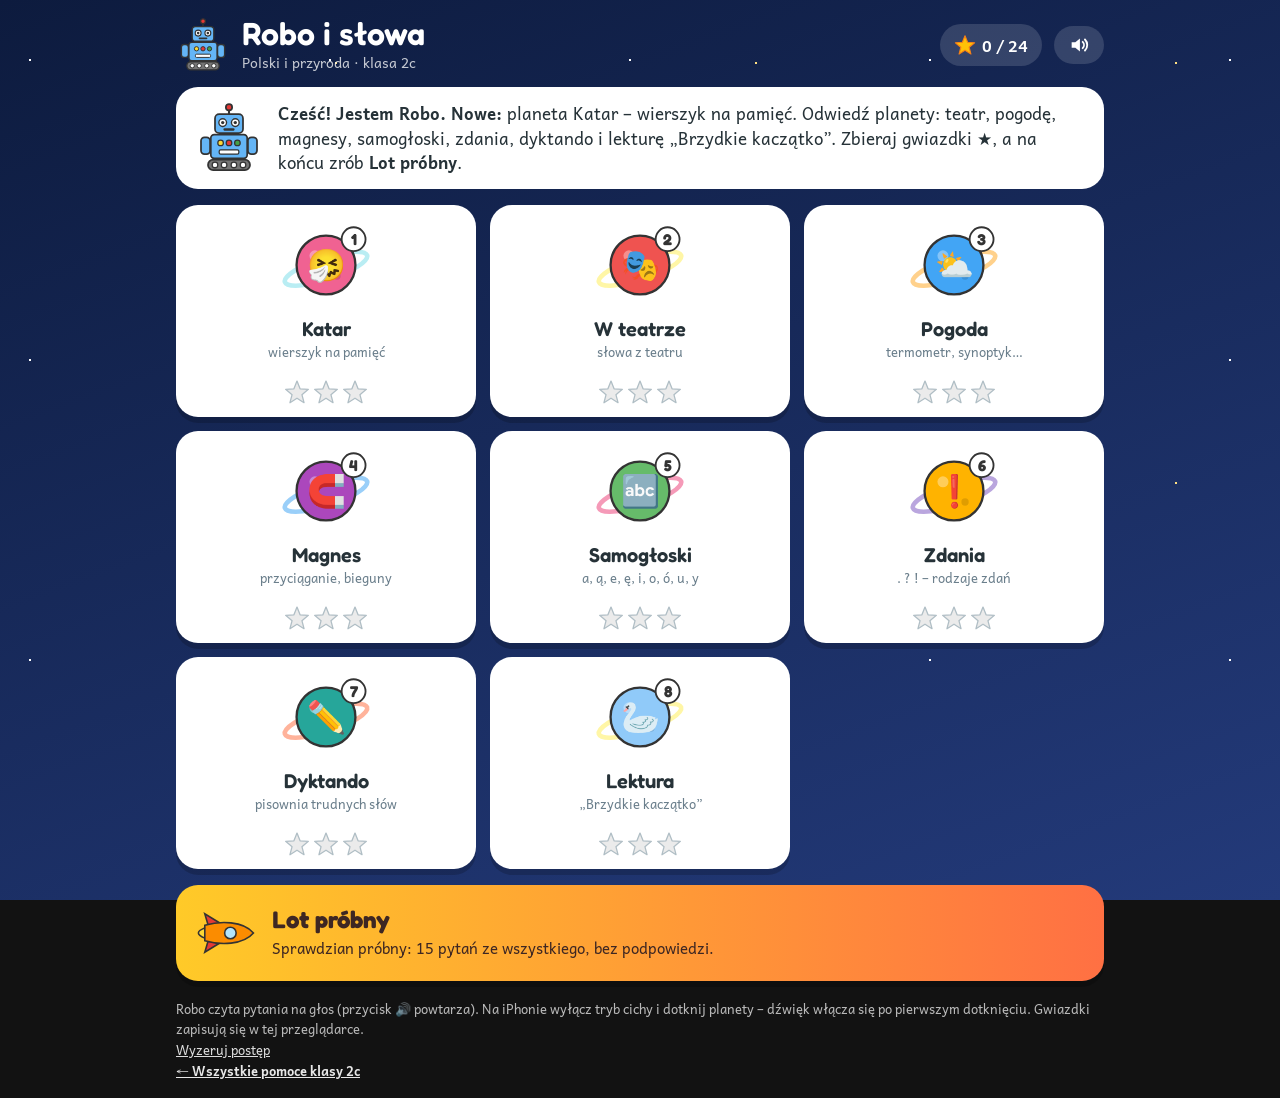
<file: polski/index.html>
<!doctype html>
<html lang="pl">
<head>
<meta charset="utf-8">
<meta name="viewport" content="width=device-width, initial-scale=1">
<meta name="robots" content="noindex, nofollow">
<title>Robo i słowa – polski 2c</title>
<link rel="preconnect" href="https://fonts.googleapis.com">
<link rel="preconnect" href="https://fonts.gstatic.com" crossorigin>
<link href="https://fonts.googleapis.com/css2?family=Andika:wght@400;700&family=Fredoka:wght@500;600&display=swap" rel="stylesheet">
<link rel="stylesheet" href="../wspolne/robo.css?v=08583d55">
<!-- Anonymous visit counter (GoatCounter, no cookies); roboTrack(name) records an event such as a finished level. -->
<script data-goatcounter="https://robo-klasa-2c.goatcounter.com/count" async src="https://gc.zgo.at/count.js"></script>
<script>window.roboTrack = function (n, t) { t = t || 0; try { var g = window.goatcounter; if (g && g.count) g.count({ path: n, title: n, event: true }); else if (t < 20) setTimeout(function () { roboTrack(n, t + 1); }, 500); } catch (e) {} };</script>
<!-- roboPlayer(section): once per device 'nowy gracz' on the first game start, then 'gracz wraca' at most once a day (only a date is stored). -->
<script>window.roboPlayer = function (s) { try { var k = 'robo-gracz-' + s, d = new Date().toDateString(), last = localStorage.getItem(k); if (last === d) return; localStorage.setItem(k, d); roboTrack(s + ' · ' + (last ? 'gracz wraca' : 'nowy gracz')); } catch (e) {} };</script>
</head>
<body>
<div class="wrap" id="app"></div>
<script src="../wspolne/robo.js?v=9c463f64"></script>
<script>
const { rnd, pick, shuffle, sample, coin } = Robo;
const cap = s => s[0].toUpperCase() + s.slice(1);
const opts = (ans, pool, k = 3) => shuffle([ans, ...sample(pool.filter(x => x !== ans), k - 1)]).map(x => ({ html: x, ok: x === ans }));
const emoji = e => `<div class="emoji">${e}</div>`;
const stmt = s => `<div class="stmt">${s}</div>`;

/* ---------- W teatrze ---------- */
const THEATRE = [
  { w: 'aktor', d: 'osoba, która odgrywa różne role', person: true },
  { w: 'aktorka', d: 'kobieta, która gra role na scenie', person: true },
  { w: 'widz', d: 'osoba, która ogląda przedstawienie', person: true },
  { w: 'reżyser', d: 'osoba, która kieruje przygotowaniem przedstawienia', person: true },
  { w: 'charakteryzator', d: 'osoba, która robi aktorom makijaż i fryzury', person: true },
  { w: 'kurtyna', d: 'duża zasłona, która oddziela scenę od widowni' },
  { w: 'scena', d: 'miejsce, na którym grają aktorzy' },
  { w: 'bilet', d: 'trzeba go mieć, żeby wejść na przedstawienie', e: '🎟️' },
  { w: 'lornetka', d: 'dzięki niej z daleka dobrze widać aktorów' },
  { w: 'reflektor', d: 'mocna lampa, która oświetla scenę', e: '🔦' },
  { w: 'fotel', d: 'na nim siedzi widz', e: '💺' },
  { w: 'kostium', d: 'strój, w którym gra aktor', e: '👗' },
  { w: 'peruka', d: 'sztuczne włosy' },
  { w: 'maska', d: 'zakrywa twarz aktora', e: '🎭' },
  { w: 'kukiełka', d: 'lalka, którą porusza aktor w teatrze lalek' },
  { w: 'rekwizyt', d: 'przedmiot potrzebny aktorom na scenie' },
  { w: 'głośnik', d: 'słychać z niego muzykę i dźwięki', e: '🔊' },
];
const TW = THEATRE.map(x => x.w);
function genTheatre(i) {
  const mode = i % 3;
  if (mode === 1) {
    const it = pick(THEATRE.filter(x => x.e));
    return { key: 'te' + it.w, t: 'Co to jest?', p: 'W teatrze.', say: 'Co to jest?', prompt: emoji(it.e), cls: 'three',
      after: `To ${it.w} – ${it.d}.`, options: opts(it.w, THEATRE.filter(x => !x.person).map(x => x.w)) };
  }
  const it = pick(mode === 2 ? THEATRE.filter(x => x.person) : THEATRE);
  const twin = { aktor: 'aktorka', aktorka: 'aktor' }[it.w];          // their descriptions overlap – never offer both
  const pool = (mode === 2 ? THEATRE.filter(x => x.person) : THEATRE).filter(x => x.w !== twin), q = mode === 2 ? `Kto to jest? ${cap(it.d)}.` : `${cap(it.d)}. Co to jest?`;
  return { key: 'td' + it.w, t: mode === 2 ? 'Kto to jest?' : 'Co to jest?', p: 'Przeczytaj opis i wybierz słowo.', say: q,
    prompt: stmt(`${cap(it.d)}.`), cls: 'three', after: `${cap(it.w)} – ${it.d}.`, options: opts(it.w, pool.map(x => x.w)) };
}

/* ---------- Pogoda ---------- */
const INSTR = [
  { w: 'termometr', gen: 'temperatury', acc: 'temperaturę', e: '🌡️' },
  { w: 'wiatromierz', gen: 'prędkości wiatru', acc: 'prędkość wiatru', e: '💨' },
  { w: 'deszczomierz', gen: 'ilości opadów', acc: 'ilość opadów', e: '🌧️' },
  { w: 'barometr', gen: 'ciśnienia', acc: 'ciśnienie', e: '⏲️' },
];
const WEATHER = [['☀️', 'Świeci słońce.'], ['🌧️', 'Pada deszcz.'], ['❄️', 'Pada śnieg.'], ['⛈️', 'Jest burza.'], ['💨', 'Wieje wiatr.'], ['🌫️', 'Jest mgła.'], ['☁️', 'Jest pochmurno.']];
function genWeather(i) {
  const mode = i % 4;
  if (mode === 0) {
    const it = pick(INSTR), q = `Do czego służy ${it.w}?`;
    return { key: 'w0' + it.w, t: q, p: 'Przyrządy do pomiaru pogody.', say: q, prompt: emoji(it.e), cls: 'list',
      after: `${cap(it.w)} służy do pomiaru ${it.gen}.`, options: opts(`do pomiaru ${it.gen}`, INSTR.map(x => `do pomiaru ${x.gen}`)) };
  }
  if (mode === 1) {
    const it = pick(INSTR), q = `Czym mierzymy ${it.acc}?`;
    return { key: 'w1' + it.w, t: q, p: 'Wybierz przyrząd.', say: q, prompt: '', cls: 'three',
      after: `${cap(it.acc)} mierzymy ${it.w}em.`, review: `${it.w} – ${it.acc}`, options: opts(it.w, INSTR.map(x => x.w)) };
  }
  if (mode === 2) {
    const q = 'Kto przygotowuje prognozę pogody?';
    return { key: 'w2', t: q, p: 'Zawody.', say: q, prompt: emoji('⛅'), cls: 'three', after: 'Synoptyk przygotowuje prognozę pogody.',
      options: opts('synoptyk', ['synoptyk', 'reżyser', 'widz', 'charakteryzator']) };
  }
  const [e, ans] = pick(WEATHER);
  return { key: 'w3' + e, t: 'Jaka jest pogoda?', p: 'Wybierz zdanie.', say: 'Jaka jest pogoda?', prompt: emoji(e), cls: 'list', after: ans,
    options: opts(ans, WEATHER.map(x => x[1])) };
}

/* ---------- Magnes ---------- */
const YES = [['📎', 'spinacz'], ['🔑', 'klucz'], ['✂️', 'nożyczki'], ['🔩', 'śrubę'], ['⛓️', 'łańcuch'], ['🧷', 'agrafkę']];
const NO = [['✏️', 'ołówek'], ['🍎', 'jabłko'], ['🧸', 'misia'], ['📄', 'kartkę'], ['🧦', 'skarpetkę'], ['🧽', 'gąbkę'], ['🎈', 'balon'], ['🪵', 'kawałek drewna']];
function magnets(left, right) {           // left/right = pole letters facing each other
  const other = p => p === 'N' ? 'S' : 'N', col = p => p === 'N' ? '#E53935' : '#1E88E5';
  const bar = (x, a, b) => `<rect x="${x}" y="10" width="50" height="40" fill="${col(a)}" stroke="#333" stroke-width="2.5"/>
     <rect x="${x + 50}" y="10" width="50" height="40" fill="${col(b)}" stroke="#333" stroke-width="2.5"/>
     <text x="${x + 25}" y="38" text-anchor="middle" font-size="22" font-weight="700" fill="#fff" font-family="Fredoka, sans-serif">${a}</text>
     <text x="${x + 75}" y="38" text-anchor="middle" font-size="22" font-weight="700" fill="#fff" font-family="Fredoka, sans-serif">${b}</text>`;
  return `<svg viewBox="0 0 250 60" style="width:min(100%,420px)" aria-label="magnesy">${bar(5, other(left), left)}${bar(145, right, other(right))}</svg>`;
}
const FACTS = [
  ['Magnes przyciąga przedmioty z…', 'żelaza i stali', ['żelaza i stali', 'drewna i papieru', 'plastiku i gumy'], 'Magnes przyciąga przedmioty z żelaza i stali.'],
  ['Ile biegunów ma magnes?', '2', ['1', '2', '4'], 'Magnes ma dwa bieguny: północny N i południowy S.'],
  ['Biegun północny oznaczamy literą…', 'N', ['N', 'S', 'P'], 'Biegun północny to N.'],
  ['Biegun południowy oznaczamy literą…', 'S', ['N', 'S', 'P'], 'Biegun południowy to S.'],
];
function genMagnet(i) {
  const mode = i % 3;
  if (mode === 0) {
    const yes = coin(), [e, w] = pick(yes ? YES : NO), q = `Czy magnes przyciągnie ${w}?`;
    return { key: 'm0' + w, t: q, p: 'Pomyśl, z czego to jest zrobione.', say: q, prompt: emoji(e), cls: 'two',
      after: yes ? 'Tak! Magnes przyciąga przedmioty z żelaza i stali.' : 'Nie. Magnes przyciąga tylko przedmioty z żelaza i stali.',
      options: [{ html: 'Tak, przyciągnie', ok: yes }, { html: 'Nie przyciągnie', ok: !yes }] };
  }
  if (mode === 1) {
    const l = pick(['N', 'S']), r = pick(['N', 'S']), same = l === r;
    return { key: 'm1' + l + r, t: 'Co zrobią te magnesy?', p: 'Spójrz na bieguny, które są blisko siebie.', say: 'Co zrobią te magnesy?',
      prompt: magnets(l, r), cls: 'two', after: same ? 'Takie same bieguny się odpychają.' : 'Różne bieguny się przyciągają.',
      options: [{ html: 'Przyciągną się', ok: !same }, { html: 'Odepchną się', ok: same }] };
  }
  const [q, ans, o, aft] = pick(FACTS);
  return { key: 'm2' + q, t: q, p: 'Magnes.', say: q, prompt: magnets('S', 'N'), cls: 'three', after: aft, options: opts(ans, o) };
}

/* ---------- Samogłoski ---------- */
const VOW = 'aąeęioóuy';
const VWORDS = ['kurtyna', 'aktor', 'bilet', 'scena', 'maska', 'lornetka', 'fotel', 'magnes', 'barometr', 'termometr', 'sobota', 'środa',
                'wtorek', 'czwartek', 'peruka', 'synoptyk', 'reżyser', 'żelazo', 'głośnik', 'pogoda', 'kropka', 'pytajnik', 'ołówek', 'góra'];
const LETTERS_C = ['b', 'c', 'd', 'f', 'g', 'h', 'k', 'l', 'ł', 'm', 'n', 'ń', 'p', 'r', 's', 'ś', 't', 'w', 'z', 'ż', 'ź', 'ć'];
function genVowels(i) {
  if (i % 3 === 2) {
    const v = coin(), L = v ? pick([...VOW]) : pick(LETTERS_C), q = `Czy „${L}” to samogłoska?`;
    return { key: 'v1' + L, t: q, p: 'Samogłoski: a, ą, e, ę, i, o, ó, u, y.', say: `Czy litera ${L} to samogłoska?`, prompt: `<div class="eq">${L}</div>`, cls: 'two',
      after: v ? `Tak, ${L} to samogłoska.` : `Nie, ${L} to spółgłoska.`, review: 'a, ą, e, ę, i, o, ó, u, y',
      options: [{ html: 'Tak', ok: v }, { html: 'Nie', ok: !v }] };
  }
  const w = pick(VWORDS), letters = [...w], found = letters.filter(l => VOW.includes(l));
  return { key: 'v0' + w, kind: 'multi', t: 'Dotknij wszystkich samogłosek', p: 'Samogłoski: a, ą, e, ę, i, o, ó, u, y.', say: w,
    prompt: '', after: `W słowie ${w} samogłoski to: ${found.join(', ')}.`, review: `${w}: ${found.join(', ')}`,
    tiles: letters.map(l => ({ html: l, ok: VOW.includes(l) })) };
}

/* ---------- Rodzaje zdań ---------- */
const SENT = {
  '.': ['Aktor gra na scenie', 'Widz kupił bilet do teatru', 'Dziś pada deszcz', 'Magnes przyciąga spinacz', 'Termometr mierzy temperaturę', 'Kurtyna jest czerwona', 'Synoptyk przygotował prognozę pogody'],
  '?': ['Czy pójdziesz ze mną do teatru', 'Jaka jest dziś pogoda', 'Gdzie jest mój bilet', 'Kto gra główną rolę', 'Czy magnes przyciąga drewno', 'Ile jest samogłosek'],
  '!': ['Zamknij okno', 'Usiądź na swoim fotelu', 'Uważaj na schodach', 'Podaj mi lornetkę', 'Wyłącz telefon w teatrze', 'Posłuchaj uważnie'],
};
const TYPE = { '.': 'oznajmujące', '?': 'pytające', '!': 'rozkazujące' };
const MARK = { '.': 'kropka', '?': 'pytajnik', '!': 'wykrzyknik', ',': 'przecinek' };
function genSentences(i) {
  const mode = i % 3, m = pick(['.', '?', '!']), s = pick(SENT[m]);
  if (mode === 0) return { key: 'z0' + s, t: 'Jaki znak postawisz na końcu?', p: 'Kropka, pytajnik czy wykrzyknik?', say: s,
    prompt: stmt(`${s}<span class="gap"></span>`), cls: 'three', after: `${s}${m} To zdanie ${TYPE[m]}.`, review: `${s}${m}`,
    options: ['.', '?', '!'].map(x => ({ html: `<span style="font-size:44px;line-height:1">${x}</span>`, ok: x === m })) };
  if (mode === 1) return { key: 'z1' + s, t: 'Jakie to zdanie?', p: '. oznajmujące · ? pytające · ! rozkazujące', say: 'Jakie to zdanie?',
    prompt: stmt(`${s}${m}`), cls: 'three', after: `To zdanie ${TYPE[m]} – kończy się znakiem: ${MARK[m]}.`,
    options: Object.values(TYPE).map(x => ({ html: x, ok: x === TYPE[m] })) };
  const k = pick(['.', '?', '!', ',']);
  return { key: 'z2' + k, t: 'Jak nazywa się ten znak?', p: 'Znaki interpunkcyjne.', say: 'Jak nazywa się ten znak?',
    prompt: `<div class="eq" style="font-size:110px;line-height:1">${k}</div>`, cls: 'words', after: `To ${MARK[k]}.`,
    options: shuffle(Object.values(MARK)).map(x => ({ html: x, ok: x === MARK[k] })) };
}

/* ---------- Dyktando ---------- */
const DICT = [
  ['kurtyna', 'zasłona w teatrze'], ['reżyser', 'kieruje przedstawieniem'], ['aktorka', 'gra role na scenie'], ['lornetka', 'dzięki niej dobrze widać z daleka'],
  ['bilet', 'potrzebny, żeby wejść do teatru'], ['widz', 'ogląda przedstawienie'], ['magnes', 'przyciąga żelazo i stal'], ['żelazo', 'metal, który przyciąga magnes'],
  ['biegun', 'magnes ma dwa: N i S'], ['termometr', 'mierzy temperaturę'], ['barometr', 'mierzy ciśnienie'], ['synoptyk', 'przygotowuje prognozę pogody'],
  ['piątek', 'dzień przed sobotą'], ['sobota', 'dzień po piątku'], ['środa', 'dzień po wtorku'], ['wtorek', 'dzień po poniedziałku'],
  ['czwartek', 'dzień po środzie'], ['kropka', 'znak na końcu zdania oznajmującego'], ['pytajnik', 'znak na końcu pytania'],
];
const WEAK = ['piątek', 'sobota', 'reżyser', 'żelazo', 'kurtyna', 'synoptyk'];
function genDictation() {
  const [w, hint] = pick(Math.random() < .4 ? DICT.filter(d => WEAK.includes(d[0])) : DICT);
  return { key: 'k' + w, kind: 'spell', word: w, t: 'Dyktando: ułóż słowo', p: 'Posłuchaj i ułóż z literek (możesz pisać na klawiaturze).',
    say: w, prompt: stmt(`<span style="color:#6b7f8c">Podpowiedź:</span> ${hint}`), after: w };
}

/* ---------- Lektura: Brzydkie kaczątko (H. Ch. Andersen) ---------- */
const BOOK = '„Brzydkie kaczątko”';
const BK_FACTS = [
  ['Kto napisał baśń „Brzydkie kaczątko”?', 'Hans Christian Andersen', ['Hans Christian Andersen', 'Jan Brzechwa', 'Julian Tuwim'], 'Baśń napisał Hans Christian Andersen.'],
  ['„Brzydkie kaczątko” to…', 'baśń', ['baśń', 'wiersz', 'komiks'], '„Brzydkie kaczątko” to baśń.'],
  ['Kim okazało się brzydkie kaczątko?', 'pięknym łabędziem', ['pięknym łabędziem', 'dużą kaczką', 'szarą gęsią'], 'Brzydkie kaczątko okazało się pięknym łabędziem.'],
  ['Gdzie wykluło się kaczątko?', 'na wiejskim podwórku', ['na wiejskim podwórku', 'w królewskim zamku', 'w dużym mieście'], 'Kaczątko wykluło się na wiejskim podwórku, przy stawie.'],
  ['W jakich porach roku dzieje się akcja?', 'wiosną, latem, jesienią i zimą', ['wiosną, latem, jesienią i zimą', 'tylko latem', 'tylko zimą'], 'Akcja trwa przez wszystkie pory roku.'],
  ['Dlaczego kaczątko uciekło z podwórka?', 'bo inni mu dokuczali', ['bo inni mu dokuczali', 'bo chciało zobaczyć morze', 'bo zgubiło mamę'], 'Kaczątko uciekło, bo inni mu dokuczali.'],
  ['Która pora roku była dla kaczątka najtrudniejsza?', 'zima', ['zima', 'wiosna', 'lato'], 'Zima była dla kaczątka najtrudniejsza.'],
  ['Kogo kaczątko spotkało na końcu baśni?', 'łabędzie', ['łabędzie', 'kury', 'lisa'], 'Na końcu kaczątko spotkało łabędzie.'],
  ['Jakie jest przesłanie baśni?', 'Nie można oceniać innych po wyglądzie.', ['Nie można oceniać innych po wyglądzie.', 'Zawsze trzeba być najszybszym.', 'Zimą nie wolno wychodzić z domu.'], 'Nie można oceniać innych po wyglądzie. Każdy jest wyjątkowy i ma swoją wartość.'],
  ['Gdzie wędrowało kaczątko?', 'nad kanałami, jeziorami i w lesie', ['nad kanałami, jeziorami i w lesie', 'po górach i pustyni', 'po ulicach miasta'], 'Kaczątko wędrowało nad kanałami, jeziorami i przez lasy.'],
];
const BK_TF = [
  ['Kaczątko było inne niż jego rodzeństwo.', true], ['Wszyscy na podwórku lubili kaczątko.', false],
  ['Kaczątko przez pewien czas wędrowało samotnie.', true], ['Na końcu kaczątko zamieniło się w kurę.', false],
  ['Kaczątko przetrwało trudną zimę.', true], ['Łabędzie przegoniły kaczątko.', false],
  ['Matka kaczka jest bohaterką baśni.', true], ['Baśń napisał Jan Brzechwa.', false],
];
const BK_EVENTS = ['Wyklucie się brzydkiego kaczątka.', 'Inni dokuczają kaczątku.', 'Ucieczka z podwórka.', 'Samotna wędrówka przez różne miejsca.',
                   'Zima i trudne chwile.', 'Spotkanie łabędzi.', 'Kaczątko okazuje się pięknym łabędziem.'];
const BK_HEROES = ['matka kaczka', 'rodzeństwo kaczątka', 'łabędzie', 'kaczki z podwórka'];
const NOT_HEROES = ['Czerwony Kapturek', 'Kot w butach', 'smok wawelski', 'krasnoludki', 'Pinokio', 'Kopciuszek'];
const BK_SPELL = [['kaczątko', 'bohater baśni'], ['łabędź', 'piękny biały ptak'], ['podwórko', 'tu wykluło się kaczątko'], ['staw', 'woda przy podwórku'],
                  ['jezioro', 'kaczątko wędrowało nad…'], ['zima', 'najtrudniejsza pora roku'], ['baśń', '„Brzydkie kaczątko” to…']];
const BK_PICS = [['🦢', 'łabędź'], ['🦆', 'kaczka'], ['🐣', 'kaczątko']];
function genBook(i) {
  const mode = i % 6;
  if (mode === 0) {
    const [q, ans, o, aft] = pick(BK_FACTS);
    return { key: 'b0' + q, t: q, p: `Lektura: ${BOOK}.`, say: q, prompt: emoji('🦢'), cls: 'list', after: aft, options: opts(ans, o) };
  }
  if (mode === 1) {
    const [s, val] = pick(BK_TF);
    return { key: 'b1' + s, t: 'Prawda czy fałsz?', p: `Lektura: ${BOOK}.`, say: s, prompt: stmt(s), cls: 'two',
      after: val ? 'Prawda!' : 'Fałsz!', review: `${s} – ${val ? 'prawda' : 'fałsz'}`,
      options: [{ html: 'Prawda', ok: val }, { html: 'Fałsz', ok: !val }] };
  }
  if (mode === 2) {
    const k = rnd(BK_EVENTS.length - 1), ans = BK_EVENTS[k + 1];
    const others = sample(BK_EVENTS.filter((_, j) => j !== k && j !== k + 1), 2);
    return { key: 'b2' + k, t: 'Co wydarzyło się potem?', p: 'Wydarzenia po kolei.', say: `Co wydarzyło się po tym: ${BK_EVENTS[k]}`,
      prompt: stmt(BK_EVENTS[k]), cls: 'list', after: `Potem: ${ans}`, review: `${BK_EVENTS[k]} → ${ans}`,
      options: shuffle([ans, ...others]).map(x => ({ html: x, ok: x === ans })) };
  }
  if (mode === 3) {
    const [a, b] = sample([...BK_EVENTS.keys()], 2), first = BK_EVENTS[Math.min(a, b)];
    return { key: 'b3' + Math.min(a, b) + Math.max(a, b), t: 'Co wydarzyło się wcześniej?', p: 'Wydarzenia po kolei.', say: 'Co wydarzyło się wcześniej?',
      prompt: '', cls: 'list', after: `Najpierw: ${first}`, options: shuffle([BK_EVENTS[a], BK_EVENTS[b]]).map(x => ({ html: x, ok: x === first })) };
  }
  if (mode === 4) {
    if (coin()) {
      const [e, w] = pick(BK_PICS);
      return { key: 'b4' + w, t: 'Kto to jest?', p: `Bohaterowie baśni ${BOOK}.`, say: 'Kto to jest?', prompt: emoji(e), cls: 'three',
        after: `To ${w}.`, options: BK_PICS.map(x => ({ html: x[1], ok: x[1] === w })) };
    }
    const h = pick(BK_HEROES), q = `Kto jest bohaterem baśni ${BOOK}?`;
    return { key: 'b5' + h, t: q, p: 'Wybierz jedną odpowiedź.', say: q, prompt: '', cls: 'three', after: `Tak – ${h}.`,
      options: shuffle([h, ...sample(NOT_HEROES, 2)]).map(x => ({ html: x, ok: x === h })) };
  }
  const [w, hint] = pick(BK_SPELL);
  return { key: 'b6' + w, kind: 'spell', word: w, t: 'Ułóż słowo z baśni', p: 'Posłuchaj i ułóż z literek.', say: w,
    prompt: stmt(`<span style="color:#6b7f8c">Podpowiedź:</span> ${hint}`), after: w };
}

/* ---------- poem planet "Katar": own drawing + sneeze animation; the poem text is pasted by a parent
   and kept only in this browser (the poem is still under copyright, so it is not published here) ---------- */
const POEM_KEY = 'robo-wiersz-katar';
const KATAR_CSS = `<style>
  .kt { text-align: center; }
  .kt-scene { position: relative; width: min(300px, 80vw); margin: 0 auto; cursor: pointer; -webkit-tap-highlight-color: transparent; }
  .kt-scene svg { width: 100%; height: auto; display: block; }
  .kt-head { transform-origin: 120px 150px; transform-box: view-box; }
  .kt-nose { transform-origin: 120px 112px; transform-box: view-box; animation: ktNose 1.6s ease-in-out infinite; }
  @keyframes ktNose { 50% { transform: scale(1.12); } }
  .kt.achoo .kt-head { animation: ktAchoo 1.1s ease-in-out; }
  @keyframes ktAchoo { 0% { transform: none; } 35% { transform: rotate(-10deg) translateY(-6px); } 55% { transform: rotate(14deg) translateY(6px); } 75% { transform: rotate(-4deg); } 100% { transform: none; } }
  .kt-bubble { position: absolute; left: 50%; top: 2%; transform: translateX(-10%) scale(0); background: #fff; border: 3px solid #E53935; border-radius: 22px;
    padding: 6px 14px; font: 800 30px/1 Fredoka, sans-serif; color: #E53935; pointer-events: none; }
  .kt.achoo .kt-bubble { animation: ktPop 1.3s ease-out; }
  @keyframes ktPop { 0%, 30% { transform: translateX(-10%) scale(0); } 45% { transform: translateX(-10%) scale(1.25) rotate(-6deg); } 60%, 85% { transform: translateX(-10%) scale(1) rotate(-3deg); } 100% { transform: translateX(-10%) scale(0); } }
  .kt-drop { position: absolute; left: 52%; top: 42%; font-size: 22px; opacity: 0; pointer-events: none; }
  .kt.achoo .kt-drop { animation: ktFly 1.2s ease-out .45s; }
  @keyframes ktFly { 0% { opacity: 1; transform: translate(0, 0) scale(.6); } 100% { opacity: 0; transform: translate(var(--dx), var(--dy)) scale(1.2) rotate(200deg); } }
  .kt-props { font-size: 34px; letter-spacing: 6px; min-height: 44px; margin: 4px 0; }
  .kt-props span { display: inline-block; animation: ktIn .5s ease-out; }
  @keyframes ktIn { from { transform: scale(0) rotate(-30deg); } }
  .kt-text { background: #FFFDE7; border-radius: 16px; padding: 10px 14px; margin: 8px auto; max-width: 520px; font-size: 19px; line-height: 1.5; text-align: left; min-height: 3em; }
  .kt-text .on { background: #FFE082; border-radius: 6px; padding: 0 4px; }
  .kt-btns { display: flex; flex-wrap: wrap; gap: 8px; justify-content: center; margin: 8px 0; }
  .kt-btns button { border: 0; border-radius: 14px; padding: 12px 16px; font: 700 17px Fredoka, sans-serif; background: #E3F2FD; color: #1565C0; cursor: pointer; }
  .kt-btns button.go { background: #43A047; color: #fff; }
  .kt-link { border-radius: 14px; padding: 12px 16px; font: 700 17px Fredoka, sans-serif; background: #FFF3E0; color: #E65100; text-decoration: none; }
  .kt-small { border: 0; background: none; color: #607D8B; text-decoration: underline; font-size: 14px; cursor: pointer; margin-top: 6px; }
  .kt textarea { width: 100%; max-width: 520px; min-height: 180px; font: 17px/1.4 Andika, sans-serif; border: 2px solid #90A4AE; border-radius: 12px; padding: 10px; box-sizing: border-box; background: #fff; color: #263238; }
  .kt .help { font-size: 14px; color: #607D8B; max-width: 520px; margin: 4px auto; }
  @media (prefers-reduced-motion: reduce) { .kt-nose, .kt.achoo .kt-head, .kt.achoo .kt-drop { animation: none; } }
</style>`;
const KATAR_SVG = `<svg viewBox="0 0 240 250" aria-label="dziewczynka z katarem">
  <rect x="150" y="150" width="60" height="70" rx="8" fill="#B3E5FC" stroke="#455A64" stroke-width="3"/>
  <path d="M162 150 q8 -26 18 -4 q8 -22 18 4" fill="#fff" stroke="#90A4AE" stroke-width="2"/>
  <path d="M70 250 q0 -70 50 -78 q50 8 50 78 z" fill="#EC407A" stroke="#333" stroke-width="3"/>
  <path d="M84 196 q36 22 72 0" fill="none" stroke="#FFF59D" stroke-width="10" stroke-linecap="round"/>
  <g class="kt-head">
    <ellipse cx="120" cy="110" rx="62" ry="58" fill="#6D4C41"/>
    <circle cx="120" cy="112" r="48" fill="#FFE0B2" stroke="#333" stroke-width="3"/>
    <path d="M72 100 q48 -52 96 0 q-10 -40 -48 -42 q-38 2 -48 42z" fill="#6D4C41"/>
    <circle cx="64" cy="128" r="12" fill="#6D4C41"/><circle cx="176" cy="128" r="12" fill="#6D4C41"/>
    <path d="M96 104 q6 -5 12 0 M132 104 q6 -5 12 0" fill="none" stroke="#333" stroke-width="3.5" stroke-linecap="round"/>
    <circle cx="98" cy="124" r="7" fill="#F48FB1" opacity=".6"/><circle cx="142" cy="124" r="7" fill="#F48FB1" opacity=".6"/>
    <circle class="kt-nose" cx="120" cy="116" r="9" fill="#E53935" stroke="#333" stroke-width="2"/>
    <path d="M110 138 q10 6 20 0" fill="none" stroke="#333" stroke-width="3" stroke-linecap="round"/>
  </g>
  <g transform="rotate(-18 66 176)"><rect x="46" y="160" width="40" height="30" rx="6" fill="#fff" stroke="#90A4AE" stroke-width="2"/><path d="M50 172 h32 M50 180 h24" stroke="#64B5F6" stroke-width="2"/></g>
</svg>`;
const KATAR_PROPS = ['🤧', '🧻', '🍵', '🧣', '🌡️', '🍯', '🍋', '🛏️', '🩺', '💊', '🧦', '😊'];
const poemLoad = () => { try { return localStorage.getItem(POEM_KEY) || ''; } catch (e) { return ''; } };
const poemSave = t => { try { localStorage.setItem(POEM_KEY, t); } catch (e) { /* private mode: text works until the page is closed */ } };
const esc = s => s.replace(/&/g, '&amp;').replace(/</g, '&lt;');
// text copied from a web page often comes as one long paragraph: long lines are split after , . ! ? ; : …
const poemStanzas = t => t.replace(/\r/g, '').replace(/ /g, ' ').split(/\n\s*\n/)
  .map(s => s.split('\n').flatMap(splitLong).map(l => l.trim()).filter(Boolean)).filter(s => s.length);
function splitLong(l) {                    // short pieces ("apsik,") are joined with the next one so a line stays a line
  if (l.length <= 45) return [l];
  const out = [];
  for (const p of l.split(/(?<=[,.!?;…])\s+/)) { if (out.length && out[out.length - 1].length < 18) out[out.length - 1] += ' ' + p; else out.push(p); }
  return out;
}
const lastWord = l => (l.match(/([\p{L}-]+)[^\p{L}]*$/u) || [])[1] || '';
let katarSkipRead = false;                 // set while restarting the level right after the text was pasted
const KATAR_LEN = 7;                       // listening + 6 checking questions
/* Question 0: listening (own drawing, sneeze, the reader). Next ones check memory using the pasted text:
   which word ends the line (usually the rhyme) and which line comes next. */
function genKatar(i) {
  const text = poemLoad(), read = !text || (i === 0 && !katarSkipRead);
  if (read) return { kind: 'custom', key: 'katar', t: 'Wierszyk „Katar”', p: 'Posłuchaj i powtarzaj za Robo. Dotknij dziewczynki – kichnie!',
    say: 'Posłuchaj wierszyka i powtarzaj za Robo. Dotknij dziewczynki, a kichnie!', after: 'Teraz sprawdzimy, co pamiętasz.', review: 'słuchanie wierszyka',
    mount: (el, api) => mountKatar(el, api, !!text) };
  const st = poemStanzas(text), lines = st.flatMap((s, si) => s.map((l, k) => ({ l, si, k, next: s[k + 1] || (st[si + 1] || [])[0] || '' })));
  const ends = [...new Set(lines.map(x => lastWord(x.l).toLowerCase()).filter(w => w.length >= 3))];
  const canWord = ends.length >= 3, canNext = lines.filter(x => x.next).length >= 3 && lines.length >= 4;
  if (canWord && (i % 2 || !canNext)) {
    const x = pick(lines.filter(y => lastWord(y.l).length >= 3)), w = lastWord(x.l), cut = x.l.slice(0, x.l.lastIndexOf(w));
    const prev = x.k ? st[x.si][x.k - 1] : '';
    const wrong = sample(ends.filter(e => e !== w.toLowerCase()), 2);
    return { key: 'kw' + lines.indexOf(x), t: 'Jakie słowo pasuje?', p: 'Przypomnij sobie wierszyk.', say: `${prev ? prev + ' ' : ''}${cut}… Jakie słowo pasuje?`,
      prompt: stmt(`${prev ? `<span style="color:#90A4AE">${esc(prev)}</span><br>` : ''}${esc(cut)}<b>____</b>`), cls: 'three',
      after: x.l, review: x.l, options: shuffle([w.toLowerCase(), ...wrong]).map(o => ({ html: esc(o), ok: o === w.toLowerCase() })) };
  }
  if (canNext) {
    const x = pick(lines.filter(y => y.next)), others = sample([...new Set(lines.map(y => y.l))].filter(l => l !== x.next && l !== x.l), 2);
    return { key: 'kn' + lines.indexOf(x), t: 'Co jest dalej?', p: 'Wybierz następną linijkę wierszyka.', say: `${x.l}… Co jest dalej?`,
      prompt: stmt(esc(x.l)), cls: 'list', after: `${x.l} ${x.next}`, review: `${x.l} / ${x.next}`,
      options: shuffle([x.next, ...others]).map(o => ({ html: esc(o), ok: o === x.next })) };
  }
  return { kind: 'custom', key: 'katar' + i, t: 'Wierszyk „Katar”', p: 'Za mało linijek, żeby zrobić pytania. Rodzic: naciśnij „Zmień tekst wierszyka” i wklej cały wierszyk.', say: 'Za mało linijek, żeby zrobić pytania. Poproś rodzica, żeby wkleił cały wierszyk.', after: '', mount: (el, api) => mountKatar(el, api, true) };
}
function mountKatar(el, api, hasQuiz) {
  let text = poemLoad(), run = 0, propN = 1;
  const drops = ['💧', '💦', '🦠', '💧', '💦'].map((d, k) => `<span class="kt-drop" style="--dx:${[70, 95, 60, 110, 85][k]}px;--dy:${[-40, 10, 50, -10, 30][k]}px">${d}</span>`).join('');
  const scene = `<div class="kt-scene" role="button" aria-label="kichnij">${KATAR_SVG}<div class="kt-bubble">Apsik!</div>${drops}</div>`;
  const props = () => KATAR_PROPS.slice(0, propN).map(p => `<span>${p}</span>`).join('');
  const sneeze = speak => {
    const box = el.querySelector('.kt'); if (!box) return;
    box.classList.remove('achoo'); void box.offsetWidth; box.classList.add('achoo');
    if (speak) api.say('A… a… apsik!');
  };
  const stanzas = () => poemStanzas(text);
  function showEditor() {
    run++;
    el.innerHTML = `${KATAR_CSS}<div class="kt">${scene}
      <p class="help"><b>Dla rodzica:</b> wklej albo przepisz tekst wierszyka (z zeszytu, książki lub strony internetowej). Zwrotki oddziel pustą linią. Tekst zostaje tylko w tej przeglądarce – nie trafia na stronę.</p>
      <div class="kt-btns"><a class="kt-link" href="https://www.google.com/search?q=${encodeURIComponent('Jan Brzechwa Katar wiersz tekst')}" target="_blank" rel="noopener">🔎 Znajdź wierszyk w internecie</a><button data-k="paste">📋 Wklej skopiowany tekst</button></div>
      <textarea aria-label="tekst wierszyka" placeholder="Wklej tutaj tekst wierszyka…">${text.replace(/</g, '&lt;')}</textarea>
      <div class="kt-btns"><button class="go" data-k="save">💾 Zapisz i czytaj</button></div></div>`;
  }
  function showReader() {
    run++;
    const st = stanzas();
    el.innerHTML = `${KATAR_CSS}<div class="kt">${scene}<div class="kt-props">${props()}</div>
      <div class="kt-text">${st[0].map(l => `<div>${l.replace(/</g, '&lt;')}</div>`).join('')}</div>
      <div class="kt-btns"><button class="go" data-k="all">▶ Czytaj całość</button><button data-k="stop">⏸ Stop</button><button data-k="check">✅ Sprawdź, co pamiętam</button></div>
      <p class="help">Słuchaj i mów razem z Robo. Potem spróbuj sam – zasłoń tekst ręką!<br><button class="kt-small" data-k="edit">✏️ Zmień tekst wierszyka</button></p></div>`;
  }
  const speaking = () => 'speechSynthesis' in window && (speechSynthesis.speaking || speechSynthesis.pending);
  async function readAll() {
    const my = ++run, st = stanzas(), wait = ms => new Promise(r => setTimeout(r, ms));
    const alive = () => my === run && el.isConnected && api.live();
    for (let s = 0; s < st.length && alive(); s++) {
      const box = el.querySelector('.kt-text');
      box.innerHTML = st[s].map(l => `<div>${l.replace(/</g, '&lt;')}</div>`).join('');
      propN = Math.min(KATAR_PROPS.length, s + 1); el.querySelector('.kt-props').innerHTML = props();
      for (let k = 0; k < st[s].length && alive(); k++) {
        box.querySelectorAll('div').forEach((d, j) => d.classList.toggle('on', j === k));
        const line = st[s][k];
        if (/aps|psik|kich/i.test(line)) sneeze(false);
        api.say(line);
        await wait(450);
        const t0 = Date.now();
        if (speaking()) { while (alive() && speaking() && Date.now() - t0 < 15000) await wait(120); }
        else await wait(500 + line.length * 75);                 // sound off or no voice: move on by time
        await wait(250);
      }
      await wait(500);
    }
    if (alive()) {
      propN = KATAR_PROPS.length; el.querySelector('.kt-props').innerHTML = props(); sneeze(false);
      const chk = el.querySelector('[data-k="check"]'); if (chk) chk.classList.add('go');
      setTimeout(() => { if (alive()) api.say('Kiedy będziesz gotowy, naciśnij: Sprawdź, co pamiętam.'); }, 1300);
    }
  }
  el.addEventListener('click', e => {
    if (e.target.closest('.kt-scene')) return sneeze(true);
    const b = e.target.closest('[data-k]'); if (!b) return;
    const k = b.dataset.k;
    if (k === 'save') { text = el.querySelector('textarea').value.trim(); if (!text) return; poemSave(text); showReader(); readAll(); }
    if (k === 'paste') {
      const ta = el.querySelector('textarea');
      const fail = () => { ta.focus(); api.say('Przytrzymaj palec w polu tekstu i wybierz: Wklej.'); };
      if (navigator.clipboard && navigator.clipboard.readText) navigator.clipboard.readText().then(t => { if (t && t.trim()) ta.value = t.trim(); else fail(); }, fail); else fail();
    }
    if (k === 'check') {
      run++; if ('speechSynthesis' in window) speechSynthesis.cancel();
      if (hasQuiz) api.ok();
      else { katarSkipRead = true; try { api.restart(); } finally { katarSkipRead = false; } }   // the level started without text: start it again with the questions
    }
    if (k === 'all') readAll();
    if (k === 'stop') { run++; if ('speechSynthesis' in window) speechSynthesis.cancel(); }
    if (k === 'edit') { if ('speechSynthesis' in window) speechSynthesis.cancel(); showEditor(); }
  });
  if (text) showReader(); else showEditor();
}

Robo.start({
  id: 'robo-pol-2c', lang: 'pl-PL', rate: .95,
  title: 'Robo i słowa', sub: 'Polski i przyroda · klasa 2c',
  intro: '<b>Cześć! Jestem Robo.</b> <b>Nowe:</b> planeta Katar – wierszyk na pamięć. Odwiedź planety: teatr, pogodę, magnesy, samogłoski, zdania, dyktando i lekturę „Brzydkie kaczątko”. Zbieraj gwiazdki ★, a na końcu zrób <b>Lot próbny</b>.',
  back: '../',
  levels: [
    { id: 'katar', icon: '🤧', name: 'Katar', pl: 'wierszyk na pamięć', col: '#F06292', ring: '#B2EBF2', gen: genKatar, get n() { return poemLoad() ? (katarSkipRead ? KATAR_LEN - 1 : KATAR_LEN) : 1; }, noTest: true },
    { id: 'theatre', icon: '🎭', name: 'W teatrze', pl: 'słowa z teatru', col: '#EF5350', ring: '#FFF59D', gen: genTheatre },
    { id: 'weather', icon: '⛅', name: 'Pogoda', pl: 'termometr, synoptyk…', col: '#42A5F5', ring: '#FFCC80', gen: genWeather },
    { id: 'magnet', icon: '🧲', name: 'Magnes', pl: 'przyciąganie, bieguny', col: '#AB47BC', ring: '#90CAF9', gen: genMagnet },
    { id: 'vowels', icon: '🔤', name: 'Samogłoski', pl: 'a, ą, e, ę, i, o, ó, u, y', col: '#66BB6A', ring: '#F48FB1', gen: genVowels },
    { id: 'sentences', icon: '❗', name: 'Zdania', pl: '. ? ! – rodzaje zdań', col: '#FFB300', ring: '#B39DDB', gen: genSentences },
    { id: 'dictation', icon: '✏️', name: 'Dyktando', pl: 'pisownia trudnych słów', col: '#26A69A', ring: '#FFAB91', gen: genDictation },
    { id: 'book-kaczatko', icon: '🦢', name: 'Lektura', pl: '„Brzydkie kaczątko”', col: '#90CAF9', ring: '#FFF59D', gen: genBook },
  ],
  test: { name: 'Lot próbny', pl: 'Sprawdzian próbny: 15 pytań ze wszystkiego, bez podpowiedzi.', n: 15 },
});
</script>
</body>
</html>
</file>
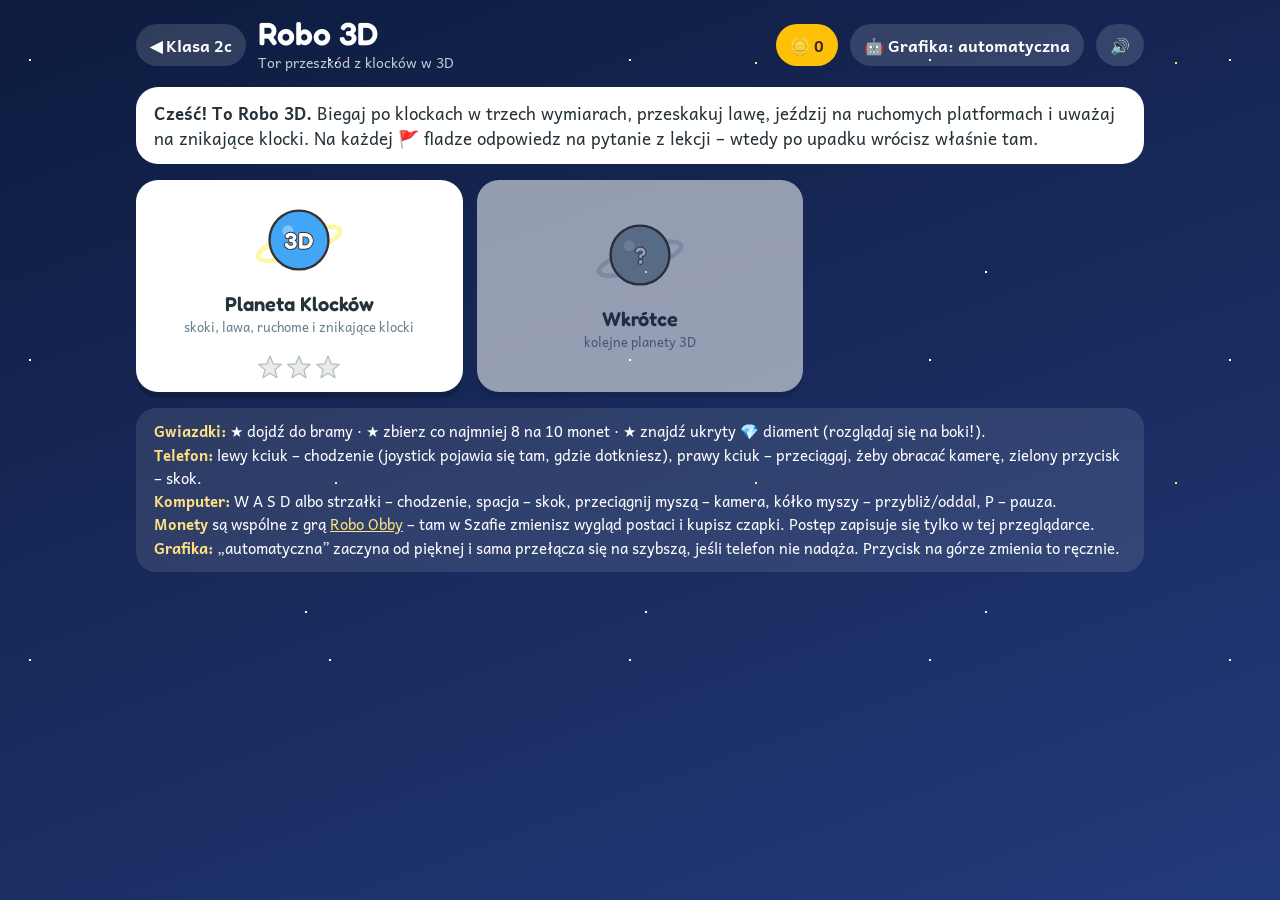
<file: robo3d/index.html>
<!doctype html>
<html lang="pl">
<head>
<meta charset="utf-8">
<meta name="viewport" content="width=device-width, initial-scale=1, viewport-fit=cover">
<meta name="robots" content="noindex, nofollow">
<title>Robo 3D – klasa 2c</title>
<link rel="preconnect" href="https://fonts.googleapis.com">
<link rel="preconnect" href="https://fonts.gstatic.com" crossorigin>
<link href="https://fonts.googleapis.com/css2?family=Andika:wght@400;700&family=Fredoka:wght@500;600&display=swap" rel="stylesheet">
<link rel="stylesheet" href="../wspolne/robo.css?v=08583d55">
<style>
  /* Robo 3D: a blocky 3D obstacle course (three.js); menus, HUD and quizzes are plain DOM on top of the canvas. */
  .wrap { max-width: 1040px; }
  .coinpill { background: #FFC107; color: #3E2723; }
  .planet[disabled] { opacity: .55; cursor: default; }
  .planet[disabled]:hover { transform: none; }
  .planet .lock { font-size: 13px; color: var(--muted); margin-top: 4px; }
  .how { background: rgba(255,255,255,.1); color: #fff; border-radius: 20px; padding: 12px 18px; margin-top: 16px; font-size: 15px; line-height: 1.55; }
  .how b { color: #FFE082; }
  .how a { color: #FFE082; }
  .nogl { background: #FFF3E0; border-radius: 18px; padding: 12px 16px; margin-top: 14px; font-size: 16px; }

  /* the game fills the whole screen, like a real 3D game */
  #play { position: fixed; inset: 0; z-index: 20; background: linear-gradient(#1a237e, #5c6bc0 60%, #9fa8da); touch-action: none;
          user-select: none; -webkit-user-select: none; -webkit-touch-callout: none; overflow: hidden; }
  #play[hidden] { display: none; }
  #cv { position: absolute; inset: 0; width: 100%; height: 100%; display: block; touch-action: none; }
  .hud { position: absolute; left: 0; right: 0; top: 0; display: flex; align-items: center; gap: 6px; flex-wrap: wrap; color: #fff; z-index: 3;
         padding: max(8px, env(safe-area-inset-top)) max(10px, env(safe-area-inset-right)) 0 max(10px, env(safe-area-inset-left)); pointer-events: none; }
  .hud > * { pointer-events: auto; }
  .hud .nm { font-family: var(--display); font-size: clamp(16px, 2.6vw, 22px); font-weight: 600; margin-right: auto; text-shadow: 0 2px 4px rgba(0,0,0,.5); }
  .hud .pill { background: rgba(13,27,62,.6); color: #fff; }
  .hud .coinpill { background: #FFC107; color: #3E2723; }
  .toast { position: absolute; left: 50%; top: 64px; transform: translateX(-50%); background: rgba(38,50,56,.9); color: #fff; border-radius: 14px; z-index: 4;
           padding: 8px 14px; font-weight: 700; font-size: 16px; pointer-events: none; transition: opacity .4s; text-align: center; max-width: 90%; }
  .toast.hide { opacity: 0; }
  .fade { position: absolute; inset: 0; background: #0d1b3e; opacity: 0; pointer-events: none; transition: opacity .25s; z-index: 2; }
  .fade.on { opacity: .85; }

  /* phone controls like in 3D block games: joystick where the left thumb lands, drag right side to turn the camera, round jump button */
  .stick { position: absolute; width: 120px; height: 120px; margin: -60px 0 0 -60px; border-radius: 50%; pointer-events: none; z-index: 3; display: none;
           background: rgba(255,255,255,.12); border: 3px solid rgba(255,255,255,.5); }
  .stick.on { display: block; }
  .stick .knob { position: absolute; left: 50%; top: 50%; width: 56px; height: 56px; margin: -28px; border-radius: 50%; background: rgba(255,255,255,.9);
                 box-shadow: 0 3px 8px rgba(0,0,0,.35); }
  .jump { position: absolute; right: max(22px, env(safe-area-inset-right)); bottom: max(26px, env(safe-area-inset-bottom)); width: 104px; height: 104px;
          border-radius: 50%; border: 4px solid rgba(255,255,255,.6); background: rgba(67,160,71,.85); color: #fff; font-size: 46px; z-index: 3;
          display: none; align-items: center; justify-content: center; touch-action: none; box-shadow: 0 5px 0 rgba(0,0,0,.25); }
  .jump.on { background: #66BB6A; transform: translateY(2px); }
  .tip { position: absolute; left: 50%; bottom: max(14px, env(safe-area-inset-bottom)); transform: translateX(-50%); color: rgba(255,255,255,.85); z-index: 3;
         font-size: 14px; text-align: center; pointer-events: none; text-shadow: 0 1px 3px rgba(0,0,0,.6); width: 92%; transition: opacity .6s; }
  .tip.hide { opacity: 0; }
  .touch .jump { display: flex; }
  .touch .tip { bottom: calc(max(26px, env(safe-area-inset-bottom)) + 118px); }

  .ov { position: absolute; inset: 0; display: flex; align-items: center; justify-content: center; padding: 12px; background: rgba(13,27,62,.7); z-index: 10; }
  .ov[hidden] { display: none; }
  .qcard { background: #fff; color: var(--ink); border-radius: 22px; padding: 16px 18px; width: 100%; max-width: 560px; max-height: 100%; overflow: auto; text-align: center; }
  .qcard h2 { font-family: var(--display); font-size: clamp(20px, 3.4vw, 28px); margin: 0 0 4px; }
  .qcard .sub { color: var(--muted); font-size: 14px; margin-bottom: 8px; }
  .qcard .q { font-size: clamp(19px, 3.4vw, 25px); font-weight: 700; margin: 8px 0; line-height: 1.35; }
  .qcard .show { font-family: var(--display); font-size: clamp(40px, 9vw, 64px); line-height: 1.15; margin: 4px 0; }
  .qcard .sw { width: 84px; height: 84px; border-radius: 18px; border: 3px solid #333; margin: 4px auto; }
  .qopts { display: grid; grid-template-columns: repeat(auto-fit, minmax(130px, 1fr)); gap: 10px; margin-top: 10px; }
  .qopts button { border: 3px solid var(--line); background: #fff; border-radius: 18px; padding: 10px; min-height: 58px; font-size: clamp(18px, 3vw, 22px); font-weight: 700; }
  .qopts button:hover { border-color: var(--accent); }
  .qopts button.ok { border-color: var(--ok); background: #E8F5E9; }
  .qopts button.bad { border-color: var(--bad); background: #FFEBEE; opacity: .55; pointer-events: none; animation: shake .4s; }
  .qopts button.hint { animation: glow 1s infinite; }
  .qcard .row { display: flex; justify-content: center; gap: 10px; flex-wrap: wrap; margin-top: 12px; }
  .qcard .later { background: none; border: 0; color: var(--muted); text-decoration: underline; font-size: 15px; margin-top: 10px; }
  .qcard .after { color: #2E7D32; font-weight: 700; margin-top: 8px; min-height: 1.4em; }
  .bigstars { display: flex; justify-content: center; gap: 8px; margin: 6px 0; }
  .bigstars svg { width: 64px; height: 64px; }
  .res { display: grid; grid-template-columns: auto auto; gap: 2px 14px; justify-content: center; text-align: left; font-size: 17px; margin: 6px 0; }
  @media (max-width: 560px) { .hud .nm { flex-basis: 100%; order: -1; } .hud .pill { padding: 5px 8px; font-size: 14px; } #hudTime { display: none; } .jump { width: 96px; height: 96px; } }
</style>
<!-- Anonymous visit counter (GoatCounter, no cookies); roboTrack(name) records an event such as a finished level. -->
<script data-goatcounter="https://robo-klasa-2c.goatcounter.com/count" async src="https://gc.zgo.at/count.js"></script>
<script>window.roboTrack = function (n, t) { t = t || 0; try { var g = window.goatcounter; if (g && g.count) g.count({ path: n, title: n, event: true }); else if (t < 20) setTimeout(function () { roboTrack(n, t + 1); }, 500); } catch (e) {} };</script>
<!-- roboPlayer(section): once per device 'nowy gracz' on the first game start, then 'gracz wraca' at most once a day (only a date is stored). -->
<script>window.roboPlayer = function (s) { try { var k = 'robo-gracz-' + s, d = new Date().toDateString(), last = localStorage.getItem(k); if (last === d) return; localStorage.setItem(k, d); roboTrack(s + ' · ' + (last ? 'gracz wraca' : 'nowy gracz')); } catch (e) {} };</script>
</head>
<body>
<div class="wrap"><div id="menu"></div></div>
<div id="play" hidden>
  <canvas id="cv"></canvas>
  <div class="fade" id="fade"></div>
  <div class="hud">
    <button class="pill" data-a="map">◀ Menu</button>
    <span class="nm" id="hudName"></span>
    <span class="pill" id="hudStage">🚩 1</span>
    <span class="pill coinpill" id="hudCoins">🪙 0</span>
    <span class="pill" id="hudGem" title="diament">💎 –</span>
    <span class="pill" id="hudTime">⏱ 0:00</span>
    <button class="pill" data-a="pause" aria-label="pauza">⏸</button>
    <button class="pill" data-a="sound" id="hudSound" aria-label="dźwięk">🔊</button>
  </div>
  <div class="toast hide" id="toast"></div>
  <div class="stick" id="stick"><div class="knob"></div></div>
  <button class="jump" id="jumpBtn" aria-label="skok">⤒</button>
  <div class="tip" id="tip"></div>
  <div class="ov" id="ov" hidden></div>
</div>
<script type="module">
import * as THREE from '../wspolne/three-r160/three.module.min.js';
import { RoundedBoxGeometry } from '../wspolne/three-r160/addons/geometries/RoundedBoxGeometry.js';
import { EffectComposer } from '../wspolne/three-r160/addons/postprocessing/EffectComposer.js';
import { RenderPass } from '../wspolne/three-r160/addons/postprocessing/RenderPass.js';
import { UnrealBloomPass } from '../wspolne/three-r160/addons/postprocessing/UnrealBloomPass.js';
import { OutputPass } from '../wspolne/three-r160/addons/postprocessing/OutputPass.js';
'use strict';
/* ================= helpers ================= */
const $ = s => document.querySelector(s);
const rnd = n => Math.floor(Math.random() * n), pick = a => a[rnd(a.length)], coin = () => Math.random() < .5;
const between = (a, b) => a + rnd(b - a + 1);
const shuffle = a => { const b = [...a]; for (let i = b.length - 1; i > 0; i--) { const j = rnd(i + 1); [b[i], b[j]] = [b[j], b[i]]; } return b; };
const sample = (a, k) => shuffle(a).slice(0, k);
const esc = s => String(s).replace(/&/g, '&amp;').replace(/</g, '&lt;');
const fmt = s => `${Math.floor(s / 60)}:${String(Math.floor(s % 60)).padStart(2, '0')}`;
const clamp = (v, a, b) => Math.max(a, Math.min(b, v));

/* ================= save: coins and look are shared with Robo Obby (same wardrobe); stars and records are our own ================= */
const OBBY_KEY = 'robo-obby-2c', SAVE_KEY = 'robo-3d-2c';
const AV_DEF = { style: 'kid', body: 'blue', visor: 'yellow', pants: 'black', skin: 1, hair: 'brown', hat: 'none', trail: 'none' };
const load = (k, def) => { try { return Object.assign({}, def, JSON.parse(localStorage.getItem(k) || '{}')); } catch (e) { return { ...def }; } };
const put = (k, v) => { try { localStorage.setItem(k, JSON.stringify(v)); } catch (e) {} };
let obby = load(OBBY_KEY, { coins: 0, sound: true });
obby.avatar = Object.assign({}, AV_DEF, obby.avatar);
let save = load(SAVE_KEY, { stars: {}, best: {} });
const sound = () => obby.sound !== false;
const storeAll = () => { put(OBBY_KEY, obby); put(SAVE_KEY, save); };
function addCoins(n) { const o = load(OBBY_KEY, {}); obby.coins = (o.coins || 0) + n; o.coins = obby.coins; put(OBBY_KEY, o); }   // re-read so a parallel Robo Obby tab is not overwritten

/* ================= sound & speech (same reader as the other games) ================= */
let actx = null, voice = null, enVoice = null;
function tone(freqs, dur = .1, type = 'square', vol = .06) {
  if (!sound()) return;
  try {
    actx = actx || new (window.AudioContext || window.webkitAudioContext)();
    if (actx.state === 'suspended') actx.resume();
    freqs.forEach((f, i) => {
      const o = actx.createOscillator(), g = actx.createGain(), t = actx.currentTime + i * dur;
      o.type = type; o.frequency.value = f;
      g.gain.setValueAtTime(.0001, t); g.gain.exponentialRampToValueAtTime(vol, t + .015); g.gain.exponentialRampToValueAtTime(.0001, t + dur);
      o.connect(g).connect(actx.destination); o.start(t); o.stop(t + dur + .03);
    });
  } catch (e) {}
}
const SFX = {
  jump: () => tone([420, 640], .05, 'square', .04), coin: () => tone([988, 1319], .05, 'square', .04),
  pad: () => tone([260, 520, 900], .06, 'triangle', .08), die: () => tone([330, 220, 130], .1, 'sawtooth', .05),
  cp: () => tone([523, 659, 784, 1047], .09, 'triangle', .08), win: () => tone([523, 659, 784, 1047, 784, 1047, 1319], .11, 'triangle', .08),
  bad: () => tone([196, 165], .14, 'triangle', .08), gem: () => tone([1047, 1319, 1568, 2093], .07, 'triangle', .07), click: () => tone([700], .03, 'square', .03),
};
const ROBOTIC = /eloquence|\b(eddy|flo|grandma|grandpa|reed|rocko|sandy|shelley|albert|fred|junior|kathy|ralph|zarvox|trinoids|whisper|bubbles|jester|organ|superstar|wobble|bells|boing|cellos|bahh)\b/i;
function voiceScore(v, want) {
  const lang = (v.lang || '').toLowerCase().replace('_', '-'), id = `${v.name} ${v.voiceURI}`;
  if (!lang.startsWith(want.slice(0, 2))) return -1;
  let s = lang === want ? 100 : 50;
  if (/natural|neural/i.test(id)) s += 40; if (/premium/i.test(id)) s += 35; if (/enhanced/i.test(id)) s += 30; if (/google/i.test(id)) s += 25;
  if (ROBOTIC.test(id)) s -= 80;
  return s;
}
function loadVoice() {
  if (!('speechSynthesis' in window)) return;
  let top = -1, topEn = -1;
  speechSynthesis.getVoices().forEach(v => {
    const s = voiceScore(v, 'pl-pl'); if (s > top) { top = s; voice = v; }
    const e = voiceScore(v, 'en-gb'); if (e > topEn) { topEn = e; enVoice = v; }
  });
}
if ('speechSynthesis' in window) { loadVoice(); speechSynthesis.onvoiceschanged = loadVoice; }
/* English words are marked <span lang="en">…</span> and read by an English voice; the rest by the Polish one. */
const en = w => `<span lang="en">${w}</span>`;
const strip = s => String(s || '').replace(/<[^>]+>/g, '');
/* Voices read the digit 2 always as "dwa". Polish needs "dwie" before feminine nouns ("dwie kury"),
   "dwóch" before -ach ("w dwóch butelkach") and "dwoma" before -ami ("z dwoma litrami"). */
const FEM = /^(dziesiąt|grup|łap|jednoś|kacz|kur[yaą]?$|kurk|nog|osob|butel|półlitrowe|krow|gwiazd|monet|godzin|minut|sekund|kred|książ|liter[yk]|sylab|głosk|samogłos|ręce|ręk|grusz|śliw|kost|piłk|lal|kart|owc|ryb|par[yaą]?$|stron|częś|połów|ćwiart|cyfr|liczb|łyż|szklan|filiżan|kropk|kres|figur|ścian|nut|zabaw|mrów|pszcz|żab|mysz|koz|kul|wież|rzecz|świeczk|świec|kanapk|bułk|marchew|cytryn|pomarańcz|truskaw|wiśni|czeresn|dyni|róż|sow|wiewiór|bied|ćwiartk|połówk|szklank|tablic|ławk|rodzin|dziewczyn|córk|siostr|babć|cioc|pani|panie)/u;
const TWO_RE = /(?<![\d,.])(\d*)2(?=\s+([\p{L}]+))/gu;
function polishTwo(m, head, word) {
  if (head.endsWith('1')) return m;                                   // 12, 112: "dwanaście"
  const w = word.toLowerCase(), tens = head ? head + '0 ' : '';
  if (!head && /ach$/.test(w)) return 'dwóch';
  if (!head && /ami$/.test(w)) return 'dwoma';
  return FEM.test(w) ? tens + 'dwie' : m;
}
function spokenMath(t) {      // voices skip "=", so "4 − 1 = 3" is read as "4 minus 1 to 3"
  return t.replace(/\s*=\s*/g, ' to ').replace(/(?<=\d)\s*[−-]\s*(?=\d)/g, ' minus ').replace(/(?<=\d)\s*\+\s*(?=\d)/g, ' plus ').replace(/(?<=\d)\s*[×·]\s*(?=\d)/g, ' razy ').replace(TWO_RE, polishTwo).replace(/(\d)\.(?=\s|$)/g, '$1,').replace(/,\s*$/, '').replace(/\s+/g, ' ').trim();
}
function speechParts(text) {
  const s = String(text || ''), parts = [], re = /<span lang="en">([\s\S]*?)<\/span>/g;
  let at = 0;
  s.replace(re, (m, e, i) => { parts.push([s.slice(at, i), false], [e, true]); at = i + m.length; return m; });
  parts.push([s.slice(at), false]);
  return parts.map(([t, e]) => [e ? strip(t).replace(/\s+/g, ' ').trim() : spokenMath(strip(t)), e]).filter(([t]) => /[\p{L}\p{N}]/u.test(t));
}
function say(text) {
  const parts = speechParts(text);
  if (!sound() || !parts.length || !('speechSynthesis' in window)) return;
  try {
    speechSynthesis.cancel();
    for (const [t, e] of parts) {
      const u = new SpeechSynthesisUtterance(t);
      u.lang = e ? 'en-GB' : 'pl-PL'; const v = e ? enVoice : voice; if (v) u.voice = v; u.rate = e ? .9 : .95;
      speechSynthesis.speak(u);
    }
  } catch (e) {}
}
/* Run fn after at least minMs and after the reader has finished (+ a short pause); 12 s cap because some browsers never clear "speaking". */
function afterSpeech(minMs, fn) {
  const t0 = Date.now();
  let quiet = 0;
  (function check() {
    const el = Date.now() - t0, busy = sound() && 'speechSynthesis' in window && (speechSynthesis.speaking || speechSynthesis.pending);
    quiet = busy ? 0 : quiet + 150;
    if (el >= minMs && (quiet >= 300 || el > 12000)) return fn();
    setTimeout(check, 150);
  })();
}
document.addEventListener('pointerdown', () => {
  try { actx = actx || new (window.AudioContext || window.webkitAudioContext)(); if (actx.state === 'suspended') actx.resume(); } catch (e) {}
}, { capture: true, passive: true });

/* ================= questions from the class topics (same banks as Robo Obby) ================= */
const NOM = ['', 'pierwsza', 'druga', 'trzecia', 'czwarta', 'piąta', 'szósta', 'siódma', 'ósma', 'dziewiąta', 'dziesiąta', 'jedenasta', 'dwunasta'];
const GEN = ['', 'pierwszej', 'drugiej', 'trzeciej', 'czwartej', 'piątej', 'szóstej', 'siódmej', 'ósmej', 'dziewiątej', 'dziesiątej', 'jedenastej', 'dwunastej'];
const DAYS = ['poniedziałek', 'wtorek', 'środa', 'czwartek', 'piątek', 'sobota', 'niedziela'];
const PO = ['poniedziałku', 'wtorku', 'środzie', 'czwartku', 'piątku', 'sobocie', 'niedzieli'];
const COLORS = {
  red: ['#E53935', 'czerwony'], blue: ['#1E88E5', 'niebieski'], green: ['#43A047', 'zielony'], yellow: ['#FDD835', 'żółty'],
  orange: ['#FB8C00', 'pomarańczowy'], pink: ['#F06292', 'różowy'], purple: ['#8E24AA', 'fioletowy'], white: ['#F5F5F5', 'biały'],
  black: ['#37474F', 'czarny'], grey: ['#9E9E9E', 'szary'], brown: ['#795548', 'brązowy'],
};
const NW = ['zero', 'one', 'two', 'three', 'four', 'five', 'six', 'seven', 'eight', 'nine', 'ten', 'eleven', 'twelve', 'thirteen', 'fourteen', 'fifteen'];
const TOYS = [['⚽', 'ball'], ['🤖', 'robot'], ['🚲', 'bike'], ['🧸', 'teddy bear'], ['🚂', 'train'], ['🛴', 'scooter'], ['🚀', 'spaceship'],
  ['📺', 'TV'], ['💻', 'computer'], ['⌚', 'watch'], ['🚗', 'car'], ['🎮', 'computer game']];
const THEATRE = [['Kto ogląda przedstawienie?', 'widz'], ['Kto gra role na scenie?', 'aktor'], ['Kto kieruje przygotowaniem przedstawienia?', 'reżyser'],
  ['Co oddziela scenę od widowni?', 'kurtyna'], ['Czego potrzebujesz, żeby wejść do teatru?', 'bilet'], ['Co mocno oświetla scenę?', 'reflektor'],
  ['Dzięki czemu z daleka dobrze widać aktorów?', 'lornetka'], ['Kto robi aktorom makijaż i fryzury?', 'charakteryzator']];
const SENT = [['Czy pada deszcz', '?'], ['Gdzie jest kurtyna', '?'], ['Kiedy zaczyna się przedstawienie', '?'], ['Uważaj na lawę', '!'],
  ['Zamknij drzwi', '!'], ['Skacz wysoko', '!'], ['Robo lubi teatr', '.'], ['Dziś świeci słońce', '.'], ['Magnes przyciąga spinacz', '.']];
const MARK = { '.': ['kropka', 'oznajmujące'], '?': ['pytajnik', 'pytające'], '!': ['wykrzyknik', 'rozkazujące'] };
const VWORDS = ['kurtyna', 'aktor', 'magnes', 'bilet', 'scena', 'lornetka', 'teatr', 'pogoda', 'kaczka', 'termometr', 'burza', 'robot', 'planeta', 'deszcz', 'łabędź'];
const MAG = [['📎', 'spinacz', true], ['🔑', 'klucz', true], ['🔩', 'śrubę', true], ['🧷', 'agrafkę', true], ['✏️', 'ołówek', false], ['🍎', 'jabłko', false],
  ['🧸', 'misia', false], ['📄', 'kartkę', false], ['🎈', 'balon', false]];
const INSTR = [['Czym mierzymy temperaturę?', 'termometrem'], ['Czym mierzymy prędkość wiatru?', 'wiatromierzem'],
  ['Czym mierzymy ilość opadów?', 'deszczomierzem'], ['Czym mierzymy ciśnienie?', 'barometrem']];
const DUCK = [['Kim okazało się brzydkie kaczątko?', 'pięknym łabędziem', ['pięknym łabędziem', 'dużą kaczką', 'szarą gęsią']],
  ['Kto napisał „Brzydkie kaczątko”?', 'Hans Christian Andersen', ['Hans Christian Andersen', 'Jan Brzechwa', 'Julian Tuwim']],
  ['Która pora roku była dla kaczątka najtrudniejsza?', 'zima', ['zima', 'wiosna', 'lato']],
  ['Czego uczy baśń?', 'Nie oceniaj innych po wyglądzie.', ['Nie oceniaj innych po wyglądzie.', 'Zawsze bądź najszybszy.', 'Zimą nie wychodź z domu.']]];
const mk = (q, ans, pool, extra = {}) => { const opts = shuffle([ans, ...sample(pool.filter(x => x !== ans), 2)]); return { q, opts, ok: opts.indexOf(ans), say: q, ...extra }; };
function numQ(q, r, extra = {}) {
  const cand = [...new Set([r + 1, r - 1, r + 2, r - 2, r + 10])].filter(x => x >= 0 && x !== r);
  const opts = shuffle([r, ...sample(cand, 2)]).map(String);
  return { q, opts, ok: opts.indexOf(String(r)), say: q, ...extra };
}
function genMath() {
  const k = rnd(7);
  if (k === 0) { const a = between(5, 9), b = between(11 - a, 9); return numQ('Ile to jest?', a + b, { show: `${a} + ${b}`, say: `Ile to jest ${a} dodać ${b}?`, after: `${a} + ${b} = ${a + b}` }); }
  if (k === 1) { const a = between(11, 18), b = between(a - 9, 9); return numQ('Ile to jest?', a - b, { show: `${a} − ${b}`, say: `Ile to jest ${a} odjąć ${b}?`, after: `${a} − ${b} = ${a - b}` }); }
  if (k === 2) {
    const n = pick(Array.from({ length: 78 }, (_, i) => i + 21).filter(x => x % 10)), tens = coin(), q = `Ile ${tens ? 'dziesiątek' : 'jedności'} ma liczba ${n}?`;
    return numQ(q, tens ? Math.floor(n / 10) : n % 10, { show: String(n), after: `${n} = ${Math.floor(n / 10) * 10} + ${n % 10}` });
  }
  if (k === 3) {
    const even = coin(), nums = Array.from({ length: 19 }, (_, i) => i + 2);
    const ans = pick(nums.filter(n => (n % 2 === 0) === even)), others = sample(nums.filter(n => (n % 2 === 0) !== even), 2);
    const q = `Która liczba jest ${even ? 'parzysta' : 'nieparzysta'}?`, opts = shuffle([ans, ...others]).map(String);
    return { q, opts, ok: opts.indexOf(String(ans)), say: q, after: `${ans} jest ${even ? 'parzysta' : 'nieparzysta'}.` };
  }
  if (k === 4) {
    const h = between(1, 11), ph = [`kwadrans po ${GEN[h]}`, `wpół do ${GEN[h + 1]}`, `za kwadrans ${NOM[h + 1]}`], t = rnd(3);
    const opts = shuffle(ph);
    return { q: 'Jak powiesz, która jest godzina?', show: `${h}:${['15', '30', '45'][t]}`, opts, ok: opts.indexOf(ph[t]), say: 'Jak powiesz, która jest godzina?', after: `${h}:${['15', '30', '45'][t]} to ${ph[t]}.` };
  }
  if (k === 5) { const i = rnd(7), q = `Jaki dzień jest po ${PO[i]}?`; return mk(q, DAYS[(i + 1) % 7], DAYS, { after: `Po ${PO[i]} jest ${DAYS[(i + 1) % 7]}.` }); }
  if (coin()) { const a = between(5, 9), b = between(5, 9), q = `Robo zebrał ${a} monet, a potem jeszcze ${b}. Ile ma monet?`; return numQ(q, a + b, { after: `${a} + ${b} = ${a + b}` }); }
  const a = between(12, 18), b = between(a - 9, 9), q = `Robo miał ${a} monet. ${b} wpadło do lawy. Ile mu zostało?`;
  return numQ(q, a - b, { after: `${a} − ${b} = ${a - b}` });
}
function genEn() {
  const k = rnd(4);
  if (k === 0) { const c = pick(Object.keys(COLORS)); return mk('Jaki to kolor po angielsku?', c, Object.keys(COLORS), { swatch: COLORS[c][0], after: `${COLORS[c][1]} – ${en(c)}` }); }
  if (k === 1) { const n = between(1, 15); return mk('Jak powiesz tę liczbę po angielsku?', NW[n], [NW[n - 1], NW[n + 1] || NW[n - 2], NW[(n + 5) % 16] || 'one'], { show: String(n), after: `${n} – ${en(NW[n])}` }); }
  if (k === 2) { const [e, w] = pick(TOYS); return mk('Co to jest po angielsku?', w, TOYS.map(x => x[1]), { show: e, after: en(`It's a ${w}.`) }); }
  const [e, w] = pick(TOYS), yes = coin(), asked = yes ? w : pick(TOYS.filter(x => x[1] !== w))[1];
  const opts = ['Yes, it is.', "No, it isn't."];
  return { q: `Is it a ${asked}?`, show: e, opts, ok: yes ? 0 : 1, say: `Odpowiedz po angielsku. ${en(`Is it a ${asked}?`)}`, after: en(yes ? 'Yes, it is.' : `No, it isn't. It's a ${w}.`) };
}
function genPl() {
  const k = rnd(6);
  if (k === 0) { const [q, w] = pick(THEATRE); return mk(q, w, THEATRE.map(x => x[1]), { after: `${w[0].toUpperCase() + w.slice(1)}.` }); }
  if (k === 1) {
    const [s, m] = pick(SENT), opts = ['.', '?', '!'].map(x => `${x} ${MARK[x][0]}`);
    return { q: 'Jaki znak postawisz na końcu zdania?', show: `<span style="font-size:.5em">${s}…</span>`, opts, ok: ['.', '?', '!'].indexOf(m), say: `Jaki znak postawisz na końcu zdania: ${s}`, after: `To zdanie ${MARK[m][1]} – na końcu ${MARK[m][0]}.` };
  }
  if (k === 2) { const w = pick(VWORDS), n = [...w].filter(ch => 'aąeęioóuy'.includes(ch)).length; return numQ(`Ile samogłosek ma wyraz „${w}”?`, n, { say: `Ile samogłosek ma wyraz ${w}?`, after: `Samogłoski: ${[...w].filter(ch => 'aąeęioóuy'.includes(ch)).join(', ')}.` }); }
  if (k === 3) {
    const [e, w, y] = pick(MAG), opts = ['Tak', 'Nie'];
    return { q: `Czy magnes przyciągnie ${w}?`, show: e, opts, ok: y ? 0 : 1, say: `Czy magnes przyciągnie ${w}?`, after: y ? 'Tak – to jest z żelaza lub stali.' : 'Nie – magnes przyciąga tylko żelazo i stal.' };
  }
  if (k === 4) { const [q, a] = pick(INSTR); return mk(q, a, INSTR.map(x => x[1]), { after: `${a[0].toUpperCase() + a.slice(1)}.` }); }
  const [q, a, o] = pick(DUCK); return mk(q, a, o, { after: a });
}
const BANKS = { math: genMath, en: genEn, pl: genPl, mix: () => pick([genMath, genEn, genPl])() };

/* ================= physics constants (1 unit ≈ one block) ================= */
const GRAV = 28, JUMPV = 10.5, PADV = 17, SPEED = 6.5;      // jump ≈ 2 blocks high and ≈ 4.5 blocks far; jump pad ≈ 5 blocks high
const PR = .35, PHT = 1.7, STEP = 1 / 120, FALL_Y = -6;       // player half-width and height

/* ================= level: Planeta Klocków (forward is −z; P(x, top, z, width, depth) is a 1-block-thick platform) ================= */
const PAL = { start: '#66BB6A', stone: '#42A5F5', cp: '#FFCA28', path: '#B0BEC5', mover: '#AB47BC', high: '#26A69A', vanish: '#FF7043', side: '#EC407A', beam: '#8D6E63', stair: '#5C6BC0', end: '#FFEE58' };
function level1() {
  const L = { id: 'p1', name: 'Planeta Klocków', pl: 'skoki, lawa, ruchome i znikające klocki', bank: 'mix', boxes: [], coins: [], flags: [], gate: null, gem: null, start: [0, 0, 2], deco: [] };
  const P = (x, top, z, w, d, col, extra = {}) => { L.boxes.push({ x, y: top - .5, z, w, h: 1, d, col, kind: 'solid', ...extra }); };
  const lava = (x, top, z, w, d) => L.boxes.push({ x, y: top - .05, z, w, h: .3, d, col: '#FF5722', kind: 'lava' });
  const C = (x, y, z) => L.coins.push([x, y, z]);
  const tree = (x, top, z) => { L.boxes.push({ x, y: top + .75, z, w: .45, h: 1.5, d: .45, col: '#6D4C41', kind: 'solid', trunk: true }); L.deco.push(['tree', x, top, z]); };
  const D = (...a) => L.deco.push(a);
  // start and stepping stones
  P(0, 0, 0, 10, 10, PAL.start); C(0, 1, -3);
  tree(-3.7, 0, 3.6); tree(3.8, 0, 3.2); tree(-3.9, 0, -3.6); D('flowers', 2.5, 0, -2.5, 3, 3); D('flowers', -2.5, 0, 1, 2, 4); D('crystal', 3.9, 0, -3.9, '#F48FB1');
  P(0, 0, -7.5, 3, 3, PAL.stone); C(0, 1, -7.5);
  P(2, .5, -11.5, 3, 3, PAL.stone); C(2, 1.5, -11.5);
  P(-1, 1, -15.5, 3, 3, PAL.stone); C(-1, 2, -15.5);
  P(0, 1.5, -19.5, 3, 3, PAL.stone); C(0, 2.5, -19.5);
  // flag 1
  P(0, 1.5, -25, 7, 6, PAL.cp); L.flags.push([2.3, 1.5, -25.5]); D('flowers', -2.2, 1.5, -25, 2, 4);
  // lava strips across a long path
  P(0, 1.5, -35, 6, 12, PAL.path);
  lava(0, 1.5, -32, 6, 1.6); lava(0, 1.5, -35.5, 6, 1.6); lava(0, 1.5, -39, 6, 1.6);
  C(0, 2.5, -30); C(0, 2.5, -33.8); C(0, 2.5, -37.3); C(0, 2.5, -40.3);
  // moving platforms
  P(0, 1.5, -44.5, 3, 3, PAL.mover, { move: { ax: 'x', amp: 3, per: 4, ph: 0 } }); C(0, 2.5, -44.5);
  P(0, 1.5, -49, 3, 3, PAL.mover, { move: { ax: 'x', amp: 3, per: 4, ph: Math.PI } }); C(0, 2.5, -49);
  // flag 2 and a jump pad up to the high ground
  P(0, 1.5, -54.5, 7, 6, PAL.cp); L.flags.push([-2.3, 1.5, -54]); D('crystal', 3, 1.5, -52.2, '#80DEEA');
  L.boxes.push({ x: 0, y: 1.6, z: -56.5, w: 2, h: .2, d: 2, col: '#00E5FF', kind: 'pad' });
  P(0, 6, -61.5, 5, 5, PAL.high); C(0, 7, -61.5); D('crystal', -2, 6, -63.4, '#B388FF'); D('crystal', 2.1, 6, -59.6, '#80DEEA');
  // vanishing blocks
  [[-66, 0], [-69, .8], [-72, -.8], [-75, 0]].forEach(([z, x]) => { P(x, 6, z, 2.2, 2.2, PAL.vanish, { kind: 'vanish' }); C(x, 7, z); });
  // flag 3
  P(0, 6, -81, 7, 6, PAL.cp); L.flags.push([2.3, 6, -81.5]); D('flowers', 2, 6, -79, 2, 1.5);
  // hidden side path to the diamond (to the left)
  P(-5.5, 7, -81, 2, 2, PAL.side); C(-5.5, 8, -81);
  P(-9, 8, -81, 2, 2, PAL.side); C(-9, 9, -81);
  P(-12.5, 9, -81, 2, 2, PAL.side); L.gem = [-12.5, 10.2, -81]; D('crystal', -13.2, 9, -81.7, '#4FC3F7');
  // narrow beam and stairs to the finish
  P(0, 6, -88, 1.8, 7, PAL.beam); C(0, 7, -86); C(0, 7, -89.5);
  P(1.5, 7, -94.5, 3, 3, PAL.stair); C(1.5, 8, -94.5);
  P(-1.5, 8, -99, 3, 3, PAL.stair); C(-1.5, 9, -99);
  P(0, 9, -106, 10, 9, PAL.end); C(-3, 10, -104); C(3, 10, -104);
  tree(-4.1, 9, -109.8); tree(4.1, 9, -109.8); D('flowers', -3, 9, -102.8, 3, 2); D('flowers', 3, 9, -102.8, 3, 2); D('crystal', -4.2, 9, -102, '#FFD54F'); D('crystal', 4.2, 9, -102, '#F48FB1');
  L.gate = [0, 9, -108.5];
  return L;
}
const LEVELS = [level1];
const LEVEL_INFO = [{ id: 'p1', name: 'Planeta Klocków', pl: 'skoki, lawa, ruchome i znikające klocki', col: '#42A5F5', ring: '#FFF59D' }];

/* ================= three.js scene ================= */
const cv = $('#cv'), ov = $('#ov'), toastEl = $('#toast'), playEl = $('#play'), menu = $('#menu');
let renderer = null, scene, camera, avatar = null, shadow, sun, composer = null, bloom = null, lavaTex = null, sparks = null, HQ = true;
const texCache = {}, matCache = {}, FX = [];
const TOUCH = matchMedia('(pointer: coarse)').matches;
function canvasTex(size, draw) { const c = document.createElement('canvas'); c.width = c.height = size; draw(c.getContext('2d'), size); const t = new THREE.CanvasTexture(c); t.wrapS = t.wrapT = THREE.RepeatWrapping; t.colorSpace = THREE.SRGBColorSpace; t.anisotropy = 4; return t; }
function blockTexture() {               // block texture: soft border and a light top edge on every 1×1 square
  return texCache.block || (texCache.block = canvasTex(64, (g) => {
    g.fillStyle = '#fff'; g.fillRect(0, 0, 64, 64);
    g.fillStyle = 'rgba(0,0,0,.14)'; g.fillRect(0, 0, 64, 4); g.fillRect(0, 0, 4, 64); g.fillRect(0, 60, 64, 4); g.fillRect(60, 0, 4, 64);
    g.fillStyle = 'rgba(255,255,255,.55)'; g.fillRect(4, 4, 56, 3); g.fillRect(4, 4, 3, 56);
    for (let i = 0; i < 40; i++) { g.fillStyle = `rgba(0,0,0,${Math.random() * .04})`; g.fillRect(4 + Math.random() * 54, 4 + Math.random() * 54, 3, 3); }
  }));
}
function lavaTexture() {                // glowing lava blobs; the texture scrolls in render()
  return lavaTex || (lavaTex = canvasTex(256, (g, s) => {
    g.fillStyle = '#E64A19'; g.fillRect(0, 0, s, s);
    for (let i = 0; i < 60; i++) {
      const x = Math.random() * s, y = Math.random() * s, r = 10 + Math.random() * 34;
      for (const [dx, dy] of [[0, 0], [s, 0], [-s, 0], [0, s], [0, -s]]) {
        const gr = g.createRadialGradient(x + dx, y + dy, 0, x + dx, y + dy, r);
        gr.addColorStop(0, i % 3 ? '#FFB300' : '#FFF59D'); gr.addColorStop(.6, 'rgba(255,111,0,.6)'); gr.addColorStop(1, 'rgba(230,74,25,0)');
        g.fillStyle = gr; g.fillRect(x + dx - r, y + dy - r, r * 2, r * 2);
      }
    }
  }));
}
function blockMat(col, extra = {}) {
  const key = col + JSON.stringify(extra);
  return matCache[key] || (matCache[key] = new THREE.MeshStandardMaterial({ color: col, map: blockTexture(), roughness: .78, metalness: 0, ...extra }));
}
function blockGeo(w, h, d) {             // box whose UVs repeat once per block on every face
  const g = new THREE.BoxGeometry(w, h, d), uv = g.attributes.uv, dims = [[d, h], [d, h], [w, d], [w, d], [w, h], [w, h]];
  for (let f = 0; f < 6; f++) for (let k = 0; k < 4; k++) { const i = f * 4 + k; uv.setXY(i, uv.getX(i) * dims[f][0], uv.getY(i) * dims[f][1]); }
  return g;
}
const mat = (col, extra = {}) => new THREE.MeshStandardMaterial({ color: col, roughness: .6, metalness: 0, ...extra });
const glow = (col, k = 1.4) => new THREE.MeshStandardMaterial({ color: col, emissive: col, emissiveIntensity: k, roughness: .3 });
const rbox = (w, h, d, r = .08) => new RoundedBoxGeometry(w, h, d, 3, Math.min(r, w / 2 - .001, h / 2 - .001, d / 2 - .001));
function mesh(geo, m, x = 0, y = 0, z = 0, parent = null, shadows = true) {
  const o = new THREE.Mesh(geo, m); o.position.set(x, y, z); o.castShadow = shadows; o.receiveShadow = shadows; if (parent) parent.add(o); return o;
}
function initGL() {
  if (renderer) return true;
  try {
    renderer = new THREE.WebGLRenderer({ canvas: cv, antialias: true, powerPreference: 'high-performance' });
  } catch (e) { renderer = null; return false; }
  renderer.toneMapping = THREE.ACESFilmicToneMapping; renderer.toneMappingExposure = 1.05;
  renderer.shadowMap.type = THREE.PCFSoftShadowMap;
  scene = new THREE.Scene();
  scene.fog = new THREE.Fog('#d9c4f5', 55, 170);
  camera = new THREE.PerspectiveCamera(62, 1, .1, 700);
  // sky: gradient dome with a warm horizon and a soft sun
  const sky = new THREE.Mesh(new THREE.SphereGeometry(500, 32, 16), new THREE.ShaderMaterial({
    side: THREE.BackSide, depthWrite: false, fog: false,
    uniforms: { top: { value: new THREE.Color('#2f54d6') }, mid: { value: new THREE.Color('#9fb3ff') }, hor: { value: new THREE.Color('#ffd6b0') }, low: { value: new THREE.Color('#ff9e6e') } },
    vertexShader: 'varying vec3 vP; void main(){ vP = normalize(position); gl_Position = projectionMatrix * modelViewMatrix * vec4(position, 1.0); }',
    fragmentShader: `uniform vec3 top, mid, hor, low; varying vec3 vP;
      void main(){ float h = vP.y; vec3 c = h > .25 ? mix(mid, top, smoothstep(.25, .85, h)) : h > 0. ? mix(hor, mid, smoothstep(0., .25, h)) : mix(hor, low, smoothstep(0., -.3, h));
      gl_FragColor = vec4(c, 1.);
      #include <tonemapping_fragment>
      #include <colorspace_fragment>
      }`,
  }));
  scene.add(sky);
  const sunDisc = new THREE.Mesh(new THREE.CircleGeometry(16, 32), new THREE.MeshBasicMaterial({ color: '#fff3c4', fog: false }));
  sunDisc.position.set(160, 120, -320); sunDisc.lookAt(0, 0, 0); scene.add(sunDisc);
  // big ringed planet and small moons in the sky
  const pl = new THREE.Group(); pl.position.set(-150, 90, -300); scene.add(pl);
  mesh(new THREE.SphereGeometry(45, 40, 24), new THREE.MeshStandardMaterial({ color: '#b388ff', roughness: .9, fog: false }), 0, 0, 0, pl, false);
  const ringM = mesh(new THREE.RingGeometry(58, 80, 64), new THREE.MeshBasicMaterial({ color: '#ffe0b2', side: THREE.DoubleSide, transparent: true, opacity: .7, fog: false }), 0, 0, 0, pl, false);
  ringM.rotation.set(1.2, .3, 0);
  [[140, 60, -260, 12, '#80deea'], [60, 150, -380, 9, '#ffab91'], [-260, 40, -120, 14, '#a5d6a7']].forEach(([x, y, z, r, c]) => mesh(new THREE.SphereGeometry(r, 24, 16), new THREE.MeshStandardMaterial({ color: c, roughness: .9, fog: false }), x, y, z, scene, false));
  // lights: soft sky light + a sun that casts real shadows (high quality)
  scene.add(new THREE.HemisphereLight('#e3ecff', '#ff9e6e', 1.35));
  sun = new THREE.DirectionalLight('#fff4e0', 2.4);
  sun.shadow.mapSize.set(TOUCH ? 1024 : 2048, TOUCH ? 1024 : 2048);
  Object.assign(sun.shadow.camera, { left: -18, right: 18, top: 18, bottom: -18, near: 1, far: 60 });
  sun.shadow.bias = -.0005; sun.shadow.normalBias = .03;
  scene.add(sun, sun.target);
  // lava sea far below, with rising sparks
  const lt = lavaTexture().clone(); lt.needsUpdate = true; lt.repeat.set(30, 30);
  const sea = mesh(new THREE.PlaneGeometry(900, 900), new THREE.MeshBasicMaterial({ map: lt, color: '#d9a08a' }), 0, -9, -60, scene, false);
  sea.rotation.x = -Math.PI / 2; sea.userData.tex = lt; scene.userData.sea = sea;
  const sg = new THREE.BufferGeometry(), sp = new Float32Array(160 * 3);
  sg.setAttribute('position', new THREE.BufferAttribute(sp, 3));
  sparks = new THREE.Points(sg, new THREE.PointsMaterial({ color: '#ffcc66', size: .35, transparent: true, opacity: .9, blending: THREE.AdditiveBlending, depthWrite: false }));
  sparks.userData.v = Array.from({ length: 160 }, () => [0, -100, 0, 0]); scene.add(sparks);
  // fluffy block clouds (some below the course, some above)
  const cloudM = new THREE.MeshStandardMaterial({ color: '#ffffff', roughness: 1, transparent: true, opacity: .92 });
  scene.userData.clouds = [];
  for (let i = 0; i < 18; i++) {
    const c = new THREE.Group(), n = 3 + rnd(4);
    for (let k = 0; k < n; k++) mesh(rbox(2.5 + Math.random() * 3, 1.4 + Math.random(), 2.2 + Math.random() * 2, .5), cloudM, k * 1.8 - n, Math.random() * .6, Math.random() * 1.5 - .7, c, false);
    const below = i % 3 === 0;
    c.position.set((Math.random() < .5 ? -1 : 1) * (14 + Math.random() * 40), below ? -4 - Math.random() * 3 : 14 + Math.random() * 22, 20 - Math.random() * 150);
    c.userData.v = .3 + Math.random() * .6; scene.add(c); scene.userData.clouds.push(c);
  }
  shadow = new THREE.Mesh(new THREE.CircleGeometry(.45, 20), new THREE.MeshBasicMaterial({ color: '#000', transparent: true, opacity: .3, depthWrite: false }));
  shadow.rotation.x = -Math.PI / 2; scene.add(shadow);
  // particle pool (dust, sparkles, trail, fireworks)
  const pg = new THREE.BoxGeometry(1, 1, 1);
  for (let i = 0; i < 220; i++) { const m = new THREE.Mesh(pg, new THREE.MeshBasicMaterial({ color: '#fff', transparent: true, depthWrite: false })); m.visible = false; scene.add(m); FX.push({ m, life: 0 }); }
  // glow (bloom) for lava, coins, the diamond and the gate
  composer = new EffectComposer(renderer);
  composer.addPass(new RenderPass(scene, camera));
  bloom = new UnrealBloomPass(new THREE.Vector2(256, 256), .55, .5, .8); composer.addPass(bloom);
  composer.addPass(new OutputPass());
  setQuality(qualityWanted());
  return true;
}
/* graphics quality: 'auto' starts beautiful and drops to fast if the device can't keep up */
function qualityWanted() { const q = save.q || 'auto'; return q === 'low' ? false : q === 'high' ? true : !(save.autoLow); }
function setQuality(hq) {
  HQ = hq;
  if (!renderer) return;
  const dpr = window.devicePixelRatio || 1;
  renderer.setPixelRatio(hq ? Math.min(dpr, TOUCH ? 2 : 1.75) : Math.min(dpr, 1.25));
  renderer.shadowMap.enabled = hq; sun.castShadow = hq;
  scene.traverse(o => { if (o.material) [].concat(o.material).forEach(m => { m.needsUpdate = true; }); });
  resize();
}
function spawnFX(x, y, z, col, n, o = {}) {
  for (let k = 0; k < n; k++) {
    const f = FX.find(q => q.life <= 0); if (!f) return;
    const a = Math.random() * Math.PI * 2, s = (o.speed || 3) * (.4 + Math.random() * .6), up = o.up != null ? o.up : 2;
    f.life = f.max = (o.life || .7) * (.7 + Math.random() * .6); f.g = o.g != null ? o.g : 6; f.s = (o.size || .14) * (.7 + Math.random() * .6);
    f.v = [Math.cos(a) * s, up + Math.random() * (o.upr || 2), Math.sin(a) * s];
    f.m.position.set(x, y, z); f.m.scale.setScalar(f.s); f.m.visible = true;
    f.m.material.color.set(Array.isArray(col) ? pick(col) : col); f.m.material.opacity = 1;
  }
}

/* ================= the blocky player (look from the Robo Obby wardrobe) ================= */
const SKINS = ['#FFDBAC', '#F1C27D', '#E0AC69', '#C68642', '#8D5524'];
function part(w, h, d, col, x, y, z, parent, r = .05) { return mesh(rbox(w, h, d, r), typeof col === 'object' && col.isMaterial ? col : mat(col), x, y, z, parent); }
function limb(w, h, d, col, x, y, z, parent) {      // pivot at the top so legs and arms swing
  const p = new THREE.Group(); p.position.set(x, y, z); parent.add(p);
  part(w, h, d, col, 0, -h / 2, 0, p, .07); return p;
}
function buildAvatar() {
  const av = obby.avatar, kid = av.style !== 'robo', g = new THREE.Group(), body = new THREE.Group(); g.add(body);
  const shirt = (COLORS[av.body] || COLORS.blue)[0], pants = kid ? (COLORS[av.pants] || COLORS.black)[0] : new THREE.Color(shirt).multiplyScalar(.6);
  const skin = kid ? (SKINS[av.skin] || SKINS[1]) : new THREE.Color(shirt).multiplyScalar(.85);
  const legs = [limb(.32, .75, .34, pants, -.18, .75, 0, body), limb(.32, .75, .34, pants, .18, .75, 0, body)];
  legs.forEach(l => part(.34, .14, .42, kid ? '#37474F' : '#263238', 0, -.7, .04, l, .05));        // shoes
  const torso = part(.78, .72, .44, shirt, 0, 1.1, 0, body, .1);
  if (kid) part(.3, .3, .02, new THREE.Color(shirt).lerp(new THREE.Color('#fff'), .45), 0, 1.15, .225, body, .01);   // little logo on the shirt
  else part(.26, .16, .02, glow('#FDD835', .8), 0, 1.15, .225, body, .01);
  const arms = [limb(.24, .64, .28, kid ? shirt : pants, -.52, 1.42, 0, body), limb(.24, .64, .28, kid ? shirt : pants, .52, 1.42, 0, body)];
  arms.forEach(a => part(.22, .18, .26, skin, 0, -.66, 0, a, .07));
  const head = new THREE.Group(); head.position.y = 1.47; body.add(head);
  part(kid ? .56 : .68, .54, kid ? .54 : .58, kid ? skin : new THREE.Color(shirt).lerp(new THREE.Color('#fff'), .2), 0, .27, 0, head, .14);
  const eyes = new THREE.Group(); eyes.position.set(0, .32, kid ? .275 : .3); head.add(eyes);
  if (kid) {
    [-.12, .12].forEach(x => { mesh(rbox(.1, .13, .03, .03), mat('#263238'), x, 0, 0, eyes, false); mesh(new THREE.PlaneGeometry(.03, .03), new THREE.MeshBasicMaterial({ color: '#fff' }), x + .02, .03, .02, eyes, false); });
    const smile = mesh(new THREE.TorusGeometry(.08, .016, 6, 12, Math.PI), mat('#5d4037'), 0, .16, .28, head, false); smile.rotation.z = Math.PI;
    [-.2, .2].forEach(x => mesh(new THREE.CircleGeometry(.045, 12), new THREE.MeshBasicMaterial({ color: '#ff8a80', transparent: true, opacity: .55 }), x, .2, .276, head, false));
    if (['none', 'phones', 'cap'].includes(av.hat)) { const hc = (COLORS[av.hair] || COLORS.brown)[0]; part(.6, .14, .58, hc, 0, .57, 0, head, .06); part(.6, .34, .12, hc, 0, .42, -.25, head, .05); part(.12, .2, .5, hc, -.25, .45, 0, head, .04); part(.12, .2, .5, hc, .25, .45, 0, head, .04); }
  } else {
    part(.54, .2, .04, glow((COLORS[av.visor] || COLORS.yellow)[0], 1.1), 0, 0, 0, eyes, .03);
    [-.11, .11].forEach(x => mesh(rbox(.07, .1, .02, .02), mat('#263238'), x, 0, .025, eyes, false));
  }
  const hat = av.hat, top = .54;
  if (hat === 'none') { part(.05, .22, .05, '#263238', 0, top + .14, 0, head, .02); mesh(new THREE.SphereGeometry(.08, 12, 10), glow('#ff5252', 1.2), 0, top + .28, 0, head); }
  if (hat === 'cap') { part(.62, .16, .6, '#E53935', 0, top + .07, 0, head, .07); part(.52, .05, .28, '#C62828', 0, top + .02, .38, head, .02); }
  if (hat === 'phones') { mesh(new THREE.TorusGeometry(.34, .035, 8, 20, Math.PI), mat('#263238'), 0, .3, 0, head); [-.34, .34].forEach(x => part(.1, .22, .22, '#26C6DA', x, .28, 0, head, .05)); }
  if (hat === 'crown') {
    const c = mesh(new THREE.CylinderGeometry(.29, .29, .2, 8, 1, true), new THREE.MeshStandardMaterial({ color: '#FFC107', metalness: .8, roughness: .25, side: THREE.DoubleSide, emissive: '#7a5200', emissiveIntensity: .4 }), 0, top + .1, 0, head);
    for (let k = 0; k < 8; k++) { const a = k * Math.PI / 4; mesh(new THREE.ConeGeometry(.05, .14, 4), c.material, Math.cos(a) * .29, top + .27, Math.sin(a) * .29, head); }
    mesh(new THREE.OctahedronGeometry(.05), glow('#E53935', 1), 0, top + .1, .3, head);
  }
  if (hat === 'wizard') { mesh(new THREE.ConeGeometry(.38, .7, 16), mat('#5E35B1'), 0, top + .35, 0, head); mesh(new THREE.TorusGeometry(.36, .04, 8, 20), mat('#FFEB3B'), 0, top + .04, 0, head).rotation.x = Math.PI / 2; mesh(new THREE.OctahedronGeometry(.06), glow('#FFEB3B', 1.2), .1, top + .4, .25, head); }
  if (hat === 'helmet') mesh(new THREE.SphereGeometry(.5, 24, 16), new THREE.MeshStandardMaterial({ color: '#B3E5FC', transparent: true, opacity: .3, roughness: .05, metalness: .3 }), 0, .27, 0, head, false);
  g.userData = { body, torso, head, eyes, legs, arms, trail: av.trail, blink: 2 };
  return g;
}

/* ================= game state ================= */
let G = null, raf = 0, last = 0, acc = 0;
const I = { mx: 0, mz: 0, kx: 0, kz: 0, jump: false, jumpPressed: false };
const cam = { yaw: 0, pitch: .38, dist: 7.5, tx: 0, ty: 0, tz: 0 };
function track(what) { try { if (window.roboTrack) window.roboTrack(`robo3d · ${what}`); } catch (e) { /* never break the game */ } }

function startLevel(i) {
  if (!initGL()) return showMap(true);
  const L = LEVELS[i]();
  if (G) G.objs.forEach(o => scene.remove(o));
  const objs = [];
  const add = o => { scene.add(o); objs.push(o); return o; };
  const rockM = new THREE.MeshStandardMaterial({ color: '#8d6e63', roughness: .95, flatShading: true }), rock2 = new THREE.MeshStandardMaterial({ color: '#6d4c41', roughness: .95, flatShading: true });
  const boxes = L.boxes.map(b => {
    const solid = { ...b, min: new THREE.Vector3(), max: new THREE.Vector3(), on: true, trig: -1, off: 0, dx: 0, dz: 0, bx: b.x, bz: b.z };
    let m;
    if (b.kind === 'lava') { const t = lavaTexture().clone(); t.needsUpdate = true; t.repeat.set(b.w / 3, b.d / 3); m = new THREE.MeshBasicMaterial({ map: t }); }
    else if (b.kind === 'pad') m = glow('#00E5FF', 1.2);
    else if (b.kind === 'vanish') m = blockMat(b.col, { transparent: true }).clone();
    else if (b.trunk) m = mat('#6D4C41', { roughness: .9 });
    else m = blockMat(b.col, b.move ? { emissive: b.col, emissiveIntensity: .25 } : {});
    solid.mesh = add(mesh(b.trunk ? rbox(b.w, b.h, b.d, .08) : blockGeo(b.w, b.h, b.d), m, b.x, b.y, b.z));
    if (b.kind === 'lava' || b.kind === 'pad') solid.mesh.castShadow = false;
    // floating-island rock under every fixed platform
    if (b.kind === 'solid' && !b.move && !b.trunk && b.h === 1) {
      const r = Math.min(b.w, b.d) * .62, hgt = Math.min(5, 1.2 + Math.max(b.w, b.d) * .45);
      const cone = add(mesh(new THREE.CylinderGeometry(r, r * .15, hgt, 7, 2), rock2, b.x, b.y - .5 - hgt / 2, b.z, null, false));
      cone.rotation.y = b.x * 1.7 + b.z; cone.scale.set(b.w / Math.min(b.w, b.d), 1, b.d / Math.min(b.w, b.d)); cone.receiveShadow = true;
      add(mesh(new THREE.BoxGeometry(b.w * .98, .35, b.d * .98), rockM, b.x, b.y - .62, b.z, null, false));
    }
    bounds(solid);
    return solid;
  });
  // decorations: trees, crystals and flowers (no collisions except the tree trunks above)
  const leafM = [mat('#43A047'), mat('#66BB6A'), mat('#2E7D32')], flowerC = ['#F06292', '#FFEB3B', '#FFFFFF', '#BA68C8', '#FF7043'];
  for (const [kind, x, y, z, a, b2] of L.deco) {
    if (kind === 'tree') {
      const g = add(new THREE.Group()); g.position.set(x, y, z);
      part(1.6, 1.2, 1.6, leafM[0], 0, 1.9, 0, g, .25); part(1.15, .9, 1.15, leafM[1], .1, 2.8, -.05, g, .22); part(.7, .6, .7, leafM[2], -.05, 3.45, .05, g, .18);
    }
    if (kind === 'crystal') {
      const g = add(new THREE.Group()); g.position.set(x, y, z); const cm = glow(a || '#80DEEA', .9);
      [[0, .55, 0, .55], [.3, .35, .2, .35], [-.25, .3, -.15, .3]].forEach(([dx, h, dz, s]) => { const c = mesh(new THREE.OctahedronGeometry(s), cm, dx, h, dz, g); c.scale.y = 1.8; c.rotation.y = dx * 3; });
    }
    if (kind === 'flowers') {
      for (let k = 0; k < 10; k++) {
        const fx = x + (Math.random() - .5) * a, fz = z + (Math.random() - .5) * b2, g = add(new THREE.Group()); g.position.set(fx, y, fz);
        mesh(new THREE.BoxGeometry(.05, .3, .05), leafM[0], 0, .15, 0, g, false); mesh(new THREE.BoxGeometry(.18, .12, .18), mat(pick(flowerC)), 0, .33, 0, g, false);
      }
    }
  }
  const coinGeo = new THREE.CylinderGeometry(.32, .32, .09, 24), coinMat = new THREE.MeshStandardMaterial({ color: '#FFC107', metalness: .7, roughness: .25, emissive: '#b37a00', emissiveIntensity: .7 });
  const starGeo = new THREE.BoxGeometry(.14, .14, .1), starMat = mat('#FFE082', { emissive: '#FFE082', emissiveIntensity: .6 });
  const coins = L.coins.map(([x, y, z]) => {
    const m = add(mesh(coinGeo, coinMat, x, y, z)); m.rotation.x = Math.PI / 2; m.castShadow = false;
    mesh(starGeo, starMat, 0, 0, 0, m, false).rotation.y = Math.PI / 4;
    return { x, y, z, m, got: false };
  });
  const flags = L.flags.map(([x, y, z], k) => {
    const grp = add(new THREE.Group()); grp.position.set(x, y, z);
    part(.12, 2.5, .12, '#ECEFF1', 0, 1.25, 0, grp, .05);
    mesh(new THREE.SphereGeometry(.1, 12, 8), mat('#FFC107', { metalness: .6, roughness: .3 }), 0, 2.55, 0, grp);
    const cloth = mesh(new THREE.PlaneGeometry(1, .65, 8, 2), mat('#E53935', { side: THREE.DoubleSide }), .56, 2.12, 0, grp);
    cloth.userData.base = cloth.geometry.attributes.position.array.slice();
    part(1.1, .14, 1.1, '#90A4AE', 0, .07, 0, grp, .05);
    return { x, y, z, grp, cloth, on: false, stage: k + 2 };
  });
  const [gx, gy, gz] = L.gate;
  const gate = add(new THREE.Group()); gate.position.set(gx, gy, gz);
  const ring = mesh(new THREE.TorusGeometry(1.5, .24, 14, 48), glow('#7C4DFF', 1.6), 0, 1.75, 0, gate);
  const disc = mesh(new THREE.CircleGeometry(1.3, 40), new THREE.MeshBasicMaterial({ color: '#E1BEE7', transparent: true, opacity: .55, side: THREE.DoubleSide, depthWrite: false }), 0, 1.75, 0, gate, false);
  [-1.75, 1.75].forEach(dx => part(.5, .5, .5, '#5E35B1', dx, .25, 0, gate, .08));
  const gemM = add(mesh(new THREE.OctahedronGeometry(.42), new THREE.MeshStandardMaterial({ color: '#4FC3F7', emissive: '#29B6F6', emissiveIntensity: 1.3, roughness: .1, metalness: .2 }), ...L.gem));
  gemM.scale.y = 1.3;
  // a soft beam of light shows from afar where the diamond is hidden
  const beam = add(mesh(new THREE.CylinderGeometry(.35, .5, 14, 16, 1, true), new THREE.MeshBasicMaterial({ color: '#81D4FA', transparent: true, opacity: .18, blending: THREE.AdditiveBlending, depthWrite: false, side: THREE.DoubleSide }), L.gem[0], L.gem[1] + 6, L.gem[2], null, false));
  if (avatar) scene.remove(avatar);
  avatar = buildAvatar(); avatar.traverse(o => { if (o.isMesh) o.castShadow = true; }); scene.add(avatar);
  const [sx, sy, sz] = L.start;
  G = {
    i, L, boxes, coins, flags, gate: { x: gx, y: gy, z: gz, ring, disc }, gem: { m: gemM, got: false, beam }, objs,
    p: { x: sx, y: sy, z: sz, vx: 0, vy: 0, vz: 0, on: false, ground: null, coyote: 0, buf: 0, face: Math.PI, walk: 0 },
    cp: { x: sx, y: sy, z: sz }, stage: 1, stages: flags.length + 2, t: 0, time: 0, coinsGot: 0, deaths: 0, state: 'play', deadT: 0, cool: null, trailT: 0, fps: { n: 0, t: 0, done: false }, fw: 0,
  };
  cam.yaw = 0; cam.pitch = .38; cam.tx = sx; cam.ty = sy + 1.4; cam.tz = sz;
  menu.parentElement.hidden = true; playEl.hidden = false; ov.hidden = true;
  $('#hudName').textContent = L.name; $('#hudSound').textContent = sound() ? '🔊' : '🔇';
  resize(); hud(); clearInput();
  const touch = matchMedia('(pointer: coarse)').matches;
  playEl.classList.toggle('touch', touch);
  tipShow(touch ? 'Lewy kciuk: chodzenie · prawy kciuk: obracaj kamerę · zielony przycisk: skok' : 'W A S D albo strzałki: chodzenie · spacja: skok · przeciągnij myszą: kamera');
  track(`${L.name} · start`); if (window.roboPlayer) roboPlayer('robo3d');
  startLoop();
}
function bounds(b) {
  b.min.set(b.x - b.w / 2, b.y - b.h / 2, b.z - b.d / 2); b.max.set(b.x + b.w / 2, b.y + b.h / 2, b.z + b.d / 2);
}
const overlaps = (p, b, eps = 1e-4) => p.x + PR > b.min.x + eps && p.x - PR < b.max.x - eps && p.z + PR > b.min.z + eps && p.z - PR < b.max.z - eps && p.y + PHT > b.min.y + eps && p.y < b.max.y - eps;
const collides = b => b.on && (b.kind === 'solid' || b.kind === 'vanish' || b.kind === 'pad');

/* ================= one physics step ================= */
function update(dt) {
  if (!G || G.state === 'quiz' || G.state === 'pause' || G.state === 'done') return;
  G.t += dt;
  // moving and vanishing blocks
  for (const b of G.boxes) {
    if (b.move) {
      const o = Math.sin(G.t * 2 * Math.PI / b.move.per + b.move.ph) * b.move.amp, nx = b.move.ax === 'x' ? b.bx + o : b.bx, nz = b.move.ax === 'z' ? b.bz + o : b.bz;
      b.dx = nx - b.x; b.dz = nz - b.z; b.x = nx; b.z = nz; bounds(b); b.mesh.position.set(b.x, b.y, b.z);
    }
    if (b.kind === 'vanish') {
      if (b.trig > 0) { b.trig -= dt; b.mesh.material.opacity = .45 + .55 * Math.abs(Math.sin(b.trig * 18)); if (b.trig <= 0) { b.on = false; b.mesh.visible = false; b.off = 2.5; } }
      else if (!b.on) { b.off -= dt; if (b.off <= 0 && !overlaps(G.p, b, -.05)) { b.on = true; b.mesh.visible = true; b.mesh.material.opacity = 1; b.trig = -1; } }
    }
  }
  if (G.state === 'dead') { G.deadT -= dt; if (G.deadT <= 0) respawn(); return; }
  G.time += dt;
  const p = G.p;
  // ride a moving platform
  if (p.on && p.ground && p.ground.move) { p.x += p.ground.dx; p.z += p.ground.dz; }
  // input relative to the camera
  let ix = I.mx + I.kx, iz = I.mz + I.kz;
  const len = Math.hypot(ix, iz); if (len > 1) { ix /= len; iz /= len; }
  const fx = -Math.sin(cam.yaw), fz = -Math.cos(cam.yaw), rx = Math.cos(cam.yaw), rz = -Math.sin(cam.yaw);
  const wx = (fx * iz + rx * ix) * SPEED, wz = (fz * iz + rz * ix) * SPEED;
  const k = Math.min(1, dt * (p.on ? 14 : 7));
  p.vx += (wx - p.vx) * k; p.vz += (wz - p.vz) * k;
  if (Math.hypot(wx, wz) > .5) { const target = Math.atan2(wx, wz); let d = target - p.face; d = Math.atan2(Math.sin(d), Math.cos(d)); p.face += d * Math.min(1, dt * 14); p.walk += dt * 11; }
  else p.walk *= .9;
  // jump with a little forgiveness (coyote time and an input buffer)
  p.coyote = p.on ? .1 : Math.max(0, p.coyote - dt);
  if (I.jumpPressed) { p.buf = .14; I.jumpPressed = false; }
  else p.buf = Math.max(0, p.buf - dt);
  if (p.buf > 0 && p.coyote > 0) { p.vy = JUMPV; p.on = false; p.coyote = 0; p.buf = 0; SFX.jump(); }
  if (!I.jump && p.vy > 3 && !p.padBoost) p.vy -= GRAV * dt * 1.2;          // short hop when the button is released early
  p.vy = Math.max(-30, p.vy - GRAV * dt);
  // move axis by axis
  const wasOn = p.on; p.on = false; const prevGround = p.ground; p.ground = null;
  for (const axis of ['x', 'z']) {
    p[axis] += p['v' + axis] * dt;
    for (const b of G.boxes) {
      if (!collides(b) || !overlaps(p, b)) continue;
      if (p.y >= b.max.y - .4 && p.vy <= 2) { p.y = b.max.y; continue; }      // small ledge: step up instead of bumping
      const c = axis === 'x' ? b.x : b.z, half = (axis === 'x' ? b.w : b.d) / 2;
      p[axis] = p[axis] < c ? c - half - PR : c + half + PR; p['v' + axis] = 0;
    }
  }
  p.y += p.vy * dt;
  for (const b of G.boxes) {
    if (!collides(b) || !overlaps(p, b)) continue;
    if (p.y + PHT / 2 > b.y) { p.y = b.max.y; if (p.vy <= 0) { p.vy = 0; p.on = true; p.ground = b; } }
    else { p.y = b.min.y - PHT; if (p.vy > 0) p.vy = 0; }
  }
  if (!p.on) for (const b of G.boxes) {            // standing exactly on a top counts as ground
    if (!collides(b)) continue;
    if (Math.abs(p.y - b.max.y) < .02 && p.vy <= 0 && p.x + PR > b.min.x && p.x - PR < b.max.x && p.z + PR > b.min.z && p.z - PR < b.max.z) { p.on = true; p.ground = b; p.vy = 0; break; }
  }
  if (p.on) p.padBoost = false;
  if (p.on && p.ground) {
    const g = p.ground;
    if (g.kind === 'pad') { p.vy = PADV; p.on = false; p.padBoost = true; SFX.pad(); spawnFX(p.x, p.y + .1, p.z, ['#00E5FF', '#FFFFFF'], 16, { speed: 3, up: 3, life: .6 }); }
    if (g.kind === 'vanish' && g.trig < 0) g.trig = .6;
    if (!wasOn && prevGround !== g) { p.land = .15; spawnFX(p.x, p.y + .05, p.z, ['#FFFFFF', '#ECEFF1'], 7, { speed: 2.2, up: .8, upr: .8, g: 3, life: .45, size: .13 }); }
  }
  // dangers
  for (const b of G.boxes) if (b.kind === 'lava' && p.x + PR > b.min.x && p.x - PR < b.max.x && p.z + PR > b.min.z && p.z - PR < b.max.z && p.y <= b.max.y + .02 && p.y + PHT > b.min.y) return die();
  if (p.y < FALL_Y) return die();
  // pickups and checkpoints
  const cx = p.x, cy = p.y + .9, cz = p.z;
  for (const c of G.coins) if (!c.got && Math.hypot(c.x - cx, c.y - cy, c.z - cz) < 1) { c.got = true; c.m.visible = false; G.coinsGot++; addCoins(1); SFX.coin(); hud(); spawnFX(c.x, c.m.position.y, c.z, ['#FFD54F', '#FFF59D', '#FFB300'], 12, { speed: 2.6, up: 2, g: 5, life: .55, size: .12 }); }
  if (!G.gem.got) { const m = G.gem.m.position; if (Math.hypot(m.x - cx, m.y - cy, m.z - cz) < 1.1) { G.gem.got = true; G.gem.m.visible = false; G.gem.beam.visible = false; SFX.gem(); spawnFX(m.x, m.y, m.z, ['#4FC3F7', '#E1F5FE', '#B388FF'], 36, { speed: 4, up: 3, life: 1, size: .15 }); toast('💎 Diament znaleziony!', 1800); say('Diament znaleziony!'); hud(); } }
  for (const f of G.flags) {
    const d = Math.hypot(f.x - p.x, f.z - p.z), near = d < 1.6 && Math.abs(f.y - p.y) < 1.2;
    if (G.cool === f && d > 3) G.cool = null;
    if (near && !f.on && G.cool !== f) return openQuiz('flag', f);
  }
  const gt = G.gate;
  if (Math.hypot(gt.x - p.x, gt.z - p.z) < 1.4 && Math.abs(gt.y - p.y) < 1.5 && G.cool !== gt) return openQuiz('exit', gt);
  if (G.cool === gt && Math.hypot(gt.x - p.x, gt.z - p.z) > 3) G.cool = null;
}
function die() {
  if (G.state === 'dead') return;
  G.state = 'dead'; G.deadT = .7; G.deaths++; SFX.die(); $('#fade').classList.add('on');
  spawnFX(G.p.x, G.p.y + .8, G.p.z, ['#FF7043', '#FFCA28', '#FFFFFF'], 22, { speed: 4, up: 3, life: .7 });
}
function respawn() {
  const p = G.p;
  Object.assign(p, { x: G.cp.x, y: G.cp.y, z: G.cp.z, vx: 0, vy: 0, vz: 0, on: false, ground: null, buf: 0, padBoost: false });
  G.state = 'play'; $('#fade').classList.remove('on');
  cam.tx = p.x; cam.ty = p.y + 1.4; cam.tz = p.z;
}

/* ================= quizzes on the flags and at the gate ================= */
function openQuiz(kind, target) {
  G.state = 'quiz'; clearInput(); G.p.vx = G.p.vz = 0;
  const Q = BANKS[G.L.bank]();
  let wrong = 0;
  ov.hidden = false;
  ov.innerHTML = `<div class="qcard"><h2>${kind === 'exit' ? '🌀 Brama na metę' : '🚩 Flaga'}</h2>
    <div class="sub">${kind === 'exit' ? 'Odpowiedz, żeby przejść przez bramę.' : 'Dobra odpowiedź zapali flagę (+3 🪙). Po upadku wrócisz tutaj.'}</div>
    ${Q.show ? `<div class="show">${Q.show}</div>` : ''}${Q.swatch ? `<div class="sw" style="background:${Q.swatch}"></div>` : ''}
    <div class="q">${esc(Q.q)}</div>
    <div class="qopts">${Q.opts.map((o, k) => `<button data-o="${k}">${esc(o)}</button>`).join('')}</div>
    <div class="after" id="qa"></div>
    <button class="later" data-o="later">Później</button></div>`;
  say(Q.say);
  ov.onclick = e => {
    const b = e.target.closest('button'); if (!b) return;
    if (b.dataset.o === 'later') { G.cool = target; closeOv(); return; }
    const k = +b.dataset.o;
    if (k === Q.ok) {
      b.classList.add('ok'); ov.onclick = null; SFX.cp();
      $('#qa').textContent = '✔ ' + strip(Q.after || 'Dobrze!'); say(`Dobrze! ${Q.after || ''}`);
      const run = G;
      afterSpeech(1300, () => {                 // let the reader finish the explanation before moving on
        if (!G || G !== run || G.state !== 'quiz') return;
        if (kind === 'exit') return finish();
        target.on = true; target.cloth.material = mat('#43A047', { side: THREE.DoubleSide, emissive: '#43A047', emissiveIntensity: .35 }); spawnFX(target.x, target.y + 2.2, target.z, ['#69F0AE', '#FFFFFF', '#FFEB3B'], 30, { speed: 3.5, up: 2, life: .9 });
        G.cp = { x: target.x - (target.x > 0 ? 1.2 : -1.2), y: target.y, z: target.z };
        G.stage = Math.max(G.stage, target.stage); addCoins(3);
        track(`${G.L.name} · flaga ${target.stage}${wrong ? ' (po pomyłce)' : ''}`);
        closeOv(); toast(`🚩 Etap ${target.stage} zaliczony! +3 🪙`, 1800); hud();
      });
    } else {
      b.classList.add('bad'); SFX.bad(); wrong++;
      $('#qa').textContent = 'Spróbuj jeszcze raz!';
      if (wrong >= 2) ov.querySelector(`[data-o="${Q.ok}"]`).classList.add('hint');
    }
  };
}
function closeOv() { ov.hidden = true; ov.innerHTML = ''; ov.onclick = null; if (G && G.state !== 'done') G.state = 'play'; last = performance.now(); }
function star(on) {
  const p = []; for (let i = 0; i < 10; i++) { const a = -Math.PI / 2 + i * Math.PI / 5, r = i % 2 ? 20 : 46; p.push(`${(50 + r * Math.cos(a)).toFixed(1)},${(54 + r * Math.sin(a)).toFixed(1)}`); }
  return `<svg viewBox="0 0 100 100" aria-hidden="true"><polygon points="${p.join(' ')}" fill="${on ? '#FFC107' : 'rgba(0,0,0,.08)'}" stroke="${on ? '#F57F17' : '#B0BEC5'}" stroke-width="5" stroke-linejoin="round"/></svg>`;
}
function finish() {
  G.state = 'done'; G.stage = G.stages; G.fw = 5; SFX.win();
  const L = G.L, total = G.coins.length, need = Math.ceil(total * .8), coinStar = G.coinsGot >= need, stars = 1 + (coinStar ? 1 : 0) + (G.gem.got ? 1 : 0);
  const newBest = !save.best[L.id] || G.time < save.best[L.id];
  save.stars[L.id] = Math.max(save.stars[L.id] || 0, stars);
  if (newBest) save.best[L.id] = Math.round(G.time * 10) / 10;
  put(SAVE_KEY, save);
  track(`${L.name} · meta ${stars}★`);
  ov.hidden = false;
  ov.innerHTML = `<div class="qcard"><h2>${stars === 3 ? 'Wspaniale! Wszystkie gwiazdki!' : 'Meta! Brawo!'}</h2>
    <div class="bigstars">${[1, 2, 3].map(s => star(stars >= s)).join('')}</div>
    <div class="res"><span>⏱ Czas</span><b>${fmt(G.time)}${newBest ? ' – rekord!' : ''}</b>
      <span>🪙 Monety</span><b>${G.coinsGot} / ${total}${coinStar ? ' ★' : ` (do gwiazdki: ${need})`}</b>
      <span>💎 Diament</span><b>${G.gem.got ? 'znaleziony ★' : 'nie znaleziony'}</b>
      <span>💥 Upadki</span><b>${G.deaths}</b></div>
    <div class="row"><button class="btn green" data-r="again">Jeszcze raz</button><button class="btn" data-r="map">Menu</button></div>
    <p>Kolejne planety 3D już niedługo! 🚀</p></div>`;
  say(stars === 3 ? 'Wspaniale! Wszystkie gwiazdki!' : 'Meta! Brawo!');
  ov.onclick = e => {
    const b = e.target.closest('button'); if (!b) return;
    const i = G.i; closeOv();
    if (b.dataset.r === 'again') startLevel(i); else showMap();
  };
  hud();
}
function pause() {
  if (!G || G.state !== 'play') return;
  G.state = 'pause'; clearInput();
  ov.hidden = false;
  ov.innerHTML = `<div class="qcard"><h2>⏸ Pauza</h2><div class="row"><button class="btn green" data-r="go">▶ Graj dalej</button><button class="btn" data-r="again">Od początku</button><button class="btn" data-r="map">Menu</button></div>
    <div class="row"><button class="btn" data-r="gfx">${qLabel()}</button></div></div>`;
  ov.onclick = e => {
    const b = e.target.closest('button'); if (!b) return;
    if (b.dataset.r === 'gfx') { cycleQuality(); b.textContent = qLabel(); return; }
    const i = G.i; closeOv();
    if (b.dataset.r === 'again') startLevel(i); else if (b.dataset.r === 'map') showMap();
  };
}
const Q_NEXT = { auto: 'high', high: 'low', low: 'auto' };
function qLabel() { const q = save.q || 'auto'; return q === 'high' ? '✨ Grafika: piękna' : q === 'low' ? '⚡ Grafika: szybka' : `🤖 Grafika: automatyczna${save.autoLow ? ' (teraz szybka)' : ''}`; }
function cycleQuality() { save.q = Q_NEXT[save.q || 'auto']; if (save.q !== 'auto') save.autoLow = false; put(SAVE_KEY, save); setQuality(qualityWanted()); }
function toast(msg, ms) { toastEl.textContent = msg; toastEl.classList.remove('hide'); clearTimeout(toast.t); toast.t = setTimeout(() => toastEl.classList.add('hide'), ms); }
function tipShow(msg) { const t = $('#tip'); t.textContent = msg; t.classList.remove('hide'); clearTimeout(tipShow.t); tipShow.t = setTimeout(() => t.classList.add('hide'), 7000); }
function hud() {
  if (!G) return;
  $('#hudStage').textContent = `🚩 ${G.stage} / ${G.stages}`;
  $('#hudCoins').textContent = `🪙 ${G.coinsGot} / ${G.coins.length}`;
  $('#hudGem').textContent = G.gem.got ? '💎 ✓' : '💎 –';
  $('#hudTime').textContent = `⏱ ${fmt(G.time)}`;
}

/* ================= drawing ================= */
/* distance along the camera ray to the first block (slab test), minus a small margin */
function camHit(ox, oy, oz, d, maxD) {
  let best = maxD;
  for (const b of G.boxes) {
    if (!collides(b)) continue;
    let t0 = 0, t1 = best, ok = true;
    for (const [o, v, lo, hi] of [[ox, d[0], b.min.x, b.max.x], [oy, d[1], b.min.y, b.max.y], [oz, d[2], b.min.z, b.max.z]]) {
      if (Math.abs(v) < 1e-6) { if (o < lo || o > hi) { ok = false; break; } continue; }
      let a = (lo - o) / v, c = (hi - o) / v; if (a > c) [a, c] = [c, a];
      t0 = Math.max(t0, a); t1 = Math.min(t1, c); if (t0 > t1) { ok = false; break; }
    }
    if (ok && t0 > .05) best = Math.min(best, t0 - .3);
  }
  return Math.max(1.2, best);
}
function render(dt) {
  if (!G || !renderer) return;
  const p = G.p, T = performance.now() / 1000;
  // camera follows smoothly from behind/above, the player turns it
  const f = Math.min(1, dt * 10);
  cam.tx += (p.x - cam.tx) * f; cam.ty += (p.y + 1.4 - cam.ty) * Math.min(1, dt * 6); cam.tz += (p.z - cam.tz) * f;
  const cp = Math.cos(cam.pitch), dir = [Math.sin(cam.yaw) * cp, Math.sin(cam.pitch), Math.cos(cam.yaw) * cp];
  const dist = Math.min(cam.dist, camHit(cam.tx, cam.ty, cam.tz, dir, cam.dist));     // move in front of a block instead of looking from inside it
  camera.position.set(cam.tx + dir[0] * dist, cam.ty + dir[1] * dist, cam.tz + dir[2] * dist);
  camera.lookAt(cam.tx, cam.ty, cam.tz);
  // player animation: idle breathing, running, jumping, falling, landing squash, happy dance at the finish
  const U = avatar.userData, speed = Math.hypot(p.vx, p.vz) / SPEED, done = G.state === 'done';
  avatar.position.set(p.x, p.y, p.z); avatar.visible = G.state !== 'dead';
  if (done) { p.face += dt * 3; }
  avatar.rotation.y = p.face;
  const sw = Math.sin(p.walk) * Math.min(1, speed);
  let legA = 0, armA = 0, armZ = .08, bob = 0, lean = 0;
  if (done) { const h = Math.abs(Math.sin(T * 6)); bob = h * .35; armA = -2.9; armZ = .35 + Math.sin(T * 12) * .2; legA = 0; }
  else if (p.on) { legA = sw * .9; armA = -sw * .8; bob = Math.abs(Math.sin(p.walk)) * .07 * Math.min(1, speed) + Math.sin(T * 2.5) * .015; lean = speed * .12; }
  else if (p.vy > 0) { legA = .7; armA = -2.7; armZ = .25; lean = .05; }
  else { legA = -.25; armA = -1.1; armZ = .9; }
  const k = Math.min(1, dt * 16), lerp = (o, key, v) => { o[key] += (v - o[key]) * k; };
  lerp(U.legs[0].rotation, 'x', legA); lerp(U.legs[1].rotation, 'x', p.on || done ? -legA : -.5);
  lerp(U.arms[0].rotation, 'x', armA); lerp(U.arms[1].rotation, 'x', p.on && !done ? -armA : armA);
  lerp(U.arms[0].rotation, 'z', -armZ); lerp(U.arms[1].rotation, 'z', armZ);
  lerp(U.body.position, 'y', bob); lerp(U.body.rotation, 'x', lean);
  U.head.rotation.y = Math.sin(T * .7) * .08 * (p.on && speed < .2 ? 1 : 0);
  U.blink -= dt; if (U.blink < 0) { U.eyes.scale.y = .1; if (U.blink < -.12) { U.eyes.scale.y = 1; U.blink = 2 + Math.random() * 3; } }
  if (p.land > 0) { p.land -= dt; avatar.scale.set(1 + p.land, 1 - p.land * 1.4, 1 + p.land); } else avatar.scale.set(1, 1, 1);
  // round blob shadow only in fast mode (beautiful mode has real shadows)
  let gy = -100;
  if (!HQ) for (const b of G.boxes) if (collides(b) && p.x > b.min.x - .1 && p.x < b.max.x + .1 && p.z > b.min.z - .1 && p.z < b.max.z + .1 && b.max.y <= p.y + .05 && b.max.y > gy) gy = b.max.y;
  shadow.visible = !HQ && gy > -100 && G.state !== 'dead';
  if (shadow.visible) { shadow.position.set(p.x, gy + .02, p.z); const s = clamp(1 - (p.y - gy) / 8, .4, 1); shadow.scale.set(s, s, s); }
  // the sun and its shadow box follow the player
  sun.position.set(p.x + 9, p.y + 18, p.z + 7); sun.target.position.set(p.x, p.y, p.z - 3);
  // trail from the wardrobe
  const tr = U.trail;
  if (tr && tr !== 'none' && G.state === 'play' && speed > .3) {
    G.trailT -= dt;
    if (G.trailT <= 0) { G.trailT = .035; spawnFX(p.x + (Math.random() - .5) * .3, p.y + .3 + Math.random() * .9, p.z + (Math.random() - .5) * .3, tr === 'rainbow' ? `hsl(${(T * 300) % 360},90%,60%)` : ['#FFF59D', '#FFFFFF', '#FFE082'], 1, { speed: .2, up: .3, upr: .3, g: 0, life: .7, size: .16 }); }
  }
  // particles
  for (const q of FX) if (q.life > 0) {
    q.life -= dt; if (q.life <= 0) { q.m.visible = false; continue; }
    q.v[1] -= q.g * dt; q.m.position.x += q.v[0] * dt; q.m.position.y += q.v[1] * dt; q.m.position.z += q.v[2] * dt;
    q.m.rotation.x += dt * 5; q.m.rotation.y += dt * 4; q.m.material.opacity = Math.min(1, q.life / q.max * 2);
  }
  // fireworks after the finish
  if (done && G.fw > 0) { G.fw -= dt; if (Math.random() < dt * 5) spawnFX(p.x + (Math.random() - .5) * 10, p.y + 5 + Math.random() * 4, p.z - 2 - Math.random() * 6, [pick(['#FF5252', '#FFEB3B', '#69F0AE', '#40C4FF', '#E040FB'])], 26, { speed: 6, up: 1, upr: 3, g: 3, life: 1.1, size: .2 }); }
  // world animation: lava, sparks, clouds, coins, diamond, gate, flags, jump pads
  const sea = scene.userData.sea; sea.userData.tex.offset.set(T * .01, T * .006); sea.position.x = p.x; sea.position.z = p.z;
  for (const b of G.boxes) if (b.kind === 'lava') b.mesh.material.map.offset.set(T * .08, T * .05);
  const sv = sparks.userData.v, pos = sparks.geometry.attributes.position.array;
  for (let i = 0; i < sv.length; i++) {
    const s = sv[i];
    if (s[1] > -1 || s[3] <= 0) { s[0] = p.x + (Math.random() - .5) * 60; s[1] = -9; s[2] = p.z - Math.random() * 50 + 10; s[3] = 1 + Math.random() * 3; }
    s[1] += s[3] * dt; s[0] += Math.sin(T + i) * dt * .3;
    pos[i * 3] = s[0]; pos[i * 3 + 1] = s[1]; pos[i * 3 + 2] = s[2];
  }
  sparks.geometry.attributes.position.needsUpdate = true;
  for (const c of scene.userData.clouds) { c.position.x += c.userData.v * dt; if (c.position.x > 70) c.position.x = -70; }
  for (const c of G.coins) if (!c.got) { c.m.rotation.z += dt * 3; c.m.position.y = c.y + Math.sin(T * 2.5 + c.z) * .08; }
  G.gem.m.rotation.y += dt * 2; G.gem.m.position.y = G.L.gem[1] + Math.sin(T * 2) * .15;
  if (G.gem.beam.visible) G.gem.beam.material.opacity = .12 + Math.sin(T * 2) * .05;
  G.gate.ring.rotation.z += dt; G.gate.disc.material.opacity = .45 + Math.sin(T * 3) * .15;
  if (Math.random() < dt * 8 && G.state === 'play') spawnFX(G.gate.x + (Math.random() - .5) * 2.4, G.gate.y + .4 + Math.random() * 2.6, G.gate.z, ['#E1BEE7', '#B388FF', '#FFFFFF'], 1, { speed: .3, up: .6, upr: .4, g: -.4, life: 1, size: .1 });
  for (const fl of G.flags) {
    const a = fl.cloth.geometry.attributes.position, base = fl.cloth.userData.base;
    for (let i = 0; i < a.count; i++) { const x = base[i * 3]; a.array[i * 3 + 2] = Math.sin(T * 5 + x * 4 + fl.z) * .09 * (x + .5); }
    a.needsUpdate = true;
  }
  for (const b of G.boxes) if (b.kind === 'pad') b.mesh.material.emissiveIntensity = 1 + Math.sin(T * 6) * .5;
  if (HQ) composer.render(dt); else renderer.render(scene, camera);
  // auto quality: measure the frame rate during the first seconds of play
  const fp = G.fps;
  if (!fp.done && G.state === 'play' && G.time > 1) {
    fp.n++; fp.t += dt;
    if (fp.t > 3) {
      fp.done = true;
      const fps = fp.n / fp.t;
      if ((save.q || 'auto') === 'auto' && HQ && fps < 38) { save.autoLow = true; put(SAVE_KEY, save); setQuality(false); toast('⚡ Włączyłem szybszą grafikę, żeby gra działała płynnie', 2600); }
      G.fpsSeen = Math.round(fps);
    }
  }
}
function resize() {
  if (!renderer) return;
  const w = playEl.clientWidth || innerWidth, h = playEl.clientHeight || innerHeight;
  renderer.setSize(w, h, false); camera.aspect = w / h; camera.fov = w < h ? 75 : 62; camera.updateProjectionMatrix();
  if (composer) { composer.setPixelRatio(renderer.getPixelRatio()); composer.setSize(w, h); }
}
addEventListener('resize', resize);
let hudT = 0;
function frame(now) {
  raf = requestAnimationFrame(frame);
  const dt = Math.min(.25, (now - last) / 1000); last = now;
  if (I.kyaw) cam.yaw += I.kyaw * dt * 2.2;
  acc += dt;
  while (acc >= STEP) { update(STEP); acc -= STEP; }
  render(dt);
  hudT -= dt; if (hudT <= 0) { hudT = .25; hud(); }
}
function startLoop() { cancelAnimationFrame(raf); last = performance.now(); acc = 0; raf = requestAnimationFrame(frame); }
function stopLoop() { cancelAnimationFrame(raf); }
document.addEventListener('visibilitychange', () => { if (document.hidden) pause(); });

/* ================= controls ================= */
const KEYS = { KeyW: ['kz', 1], ArrowUp: ['kz', 1], KeyS: ['kz', -1], ArrowDown: ['kz', -1], KeyA: ['kx', -1], ArrowLeft: ['kx', -1], KeyD: ['kx', 1], ArrowRight: ['kx', 1], KeyQ: ['kyaw', 1], KeyE: ['kyaw', -1] };
const down = new Set();
function syncKeys() { I.kx = 0; I.kz = 0; I.kyaw = 0; for (const c of down) { const k = KEYS[c]; if (k) I[k[0]] += k[1]; } I.kx = clamp(I.kx, -1, 1); I.kz = clamp(I.kz, -1, 1); }
addEventListener('keydown', e => {
  if (playEl.hidden || !G) return;
  if (e.code === 'Space') { if (!I.jump) I.jumpPressed = true; I.jump = true; e.preventDefault(); return; }
  if (e.code === 'KeyP' || e.code === 'Escape') { if (G.state === 'pause') closeOv(); else pause(); return; }
  if (KEYS[e.code]) { down.add(e.code); syncKeys(); e.preventDefault(); }
});
addEventListener('keyup', e => { if (e.code === 'Space') I.jump = false; down.delete(e.code); syncKeys(); });
addEventListener('blur', () => clearInput());
const jumpBtn = $('#jumpBtn'), stickEl = $('#stick'), knob = stickEl.firstElementChild;
const ptr = new Map();          // pointerId → { role: 'stick' | 'look' | 'jump', ox, oy, lx, ly }
function clearInput() {
  ptr.clear(); down.clear(); syncKeys(); I.mx = I.mz = 0; I.jump = false; I.jumpPressed = false;
  stickEl.classList.remove('on'); jumpBtn.classList.remove('on');
}
function setJump() { const on = [...ptr.values()].some(q => q.role === 'jump'); if (on && !I.jump) I.jumpPressed = true; I.jump = on || down.has('Space'); jumpBtn.classList.toggle('on', on); }
playEl.addEventListener('pointerdown', e => {
  if (!G || G.state !== 'play' || e.target.closest('.hud, .ov')) return;
  let role;
  if (e.target === jumpBtn) role = 'jump';
  else if (e.pointerType !== 'mouse' && e.clientX < playEl.clientWidth * .45 && ![...ptr.values()].some(q => q.role === 'stick')) role = 'stick';
  else role = 'look';
  ptr.set(e.pointerId, { role, ox: e.clientX, oy: e.clientY, lx: e.clientX, ly: e.clientY });
  try { playEl.setPointerCapture(e.pointerId); } catch (er) {}
  if (role === 'stick') { stickEl.style.left = e.clientX + 'px'; stickEl.style.top = e.clientY + 'px'; stickEl.classList.add('on'); knob.style.transform = ''; }
  if (role === 'jump') setJump();
  $('#tip').classList.add('hide');
  e.preventDefault();
});
playEl.addEventListener('pointermove', e => {
  const q = ptr.get(e.pointerId); if (!q) return;
  if (q.role === 'stick') {
    let dx = e.clientX - q.ox, dy = e.clientY - q.oy; const d = Math.hypot(dx, dy), R = 50;
    if (d > R) { dx *= R / d; dy *= R / d; }
    knob.style.transform = `translate(${dx}px, ${dy}px)`;
    const m = Math.hypot(dx, dy) / R;
    I.mx = m < .15 ? 0 : dx / R; I.mz = m < .15 ? 0 : -dy / R;
  } else if (q.role === 'look') {
    cam.yaw -= (e.clientX - q.lx) * .008; cam.pitch = clamp(cam.pitch + (e.clientY - q.ly) * .006, .05, 1.2);
    q.lx = e.clientX; q.ly = e.clientY;
  }
});
function endPtr(e) {
  const q = ptr.get(e.pointerId); if (!q) return;
  ptr.delete(e.pointerId);
  if (q.role === 'stick') { I.mx = I.mz = 0; stickEl.classList.remove('on'); }
  if (q.role === 'jump') setJump();
}
playEl.addEventListener('pointerup', endPtr); playEl.addEventListener('pointercancel', endPtr);
playEl.addEventListener('contextmenu', e => e.preventDefault());
playEl.addEventListener('wheel', e => { cam.dist = clamp(cam.dist + Math.sign(e.deltaY) * .6, 4, 12); e.preventDefault(); }, { passive: false });
document.querySelector('.hud').addEventListener('click', e => {
  const b = e.target.closest('button'); if (!b) return;
  const a = b.dataset.a;
  if (a === 'map') showMap();
  if (a === 'pause') pause();
  if (a === 'sound') { obby = Object.assign(load(OBBY_KEY, {}), { sound: !sound() }); obby.avatar = Object.assign({}, AV_DEF, obby.avatar); put(OBBY_KEY, obby); b.textContent = sound() ? '🔊' : '🔇'; if (!sound() && 'speechSynthesis' in window) speechSynthesis.cancel(); }
});

/* ================= menu ================= */
function orb(col, ring, n) {
  return `<svg viewBox="0 0 100 100" class="orb" aria-hidden="true"><ellipse cx="50" cy="54" rx="47" ry="12" fill="none" stroke="${ring}" stroke-width="5" transform="rotate(-18 50 54)" opacity=".9"/>
    <circle cx="50" cy="50" r="32" fill="${col}" stroke="#333" stroke-width="2.5"/><circle cx="38" cy="40" r="6" fill="#fff" opacity=".35"/>
    <text x="50" y="60" text-anchor="middle" font-size="26" font-weight="700" fill="#fff" stroke="#333" stroke-width="1" font-family="Fredoka, sans-serif">${n}</text></svg>`;
}
function webglOk() { try { const c = document.createElement('canvas'); return !!(window.WebGLRenderingContext && (c.getContext('webgl2') || c.getContext('webgl'))); } catch (e) { return false; } }
function showMap(noGl) {
  stopLoop(); if (G) G.state = 'done';
  playEl.hidden = true; ov.hidden = true; menu.parentElement.hidden = false; clearInput();
  if ('speechSynthesis' in window) speechSynthesis.cancel();
  obby = load(OBBY_KEY, { coins: 0, sound: true }); obby.avatar = Object.assign({}, AV_DEF, obby.avatar); save = load(SAVE_KEY, { stars: {}, best: {} });
  const gl = !noGl && webglOk();
  menu.innerHTML = `<div class="top"><a class="pill" href="../">◀ Klasa 2c</a><div><h1>Robo 3D</h1><div class="sub">Tor przeszkód z klocków w 3D</div></div><div class="sp"></div>
      <span class="pill coinpill">🪙 ${obby.coins || 0}</span><button class="pill" data-a="gfx">${qLabel()}</button><button class="pill" data-a="sound">${sound() ? '🔊' : '🔇'}</button></div>
    <div class="hello"><p><b>Cześć! To Robo 3D.</b> Biegaj po klockach w trzech wymiarach, przeskakuj lawę, jeździj na ruchomych platformach i uważaj na znikające klocki.
      Na każdej 🚩 fladze odpowiedz na pytanie z lekcji – wtedy po upadku wrócisz właśnie tam.</p></div>
    <div class="planets">${LEVEL_INFO.map((l, i) => { const st = save.stars[l.id] || 0;
      return `<button class="planet" data-lv="${i}"${gl ? '' : ' disabled'}>${orb(l.col, l.ring, '3D')}<div class="nm">${l.name}</div><div class="pl">${l.pl}</div>
        <div class="stars3">${[1, 2, 3].map(s => star(st >= s)).join('')}</div>${save.best[l.id] ? `<div class="lock">rekord ${fmt(save.best[l.id])}</div>` : ''}</button>`; }).join('')}
      <button class="planet" disabled>${orb('#90A4AE', '#CFD8DC', '?')}<div class="nm">Wkrótce</div><div class="pl">kolejne planety 3D</div></button></div>
    ${gl ? '' : '<div class="nogl">Ta przeglądarka nie potrafi wyświetlić grafiki 3D. Spróbuj w innej przeglądarce albo zagraj w <a href="../obby/">Robo Obby</a> (2D).</div>'}
    <div class="how"><b>Gwiazdki:</b> ★ dojdź do bramy · ★ zbierz co najmniej 8 na 10 monet · ★ znajdź ukryty 💎 diament (rozglądaj się na boki!).<br>
      <b>Telefon:</b> lewy kciuk – chodzenie (joystick pojawia się tam, gdzie dotkniesz), prawy kciuk – przeciągaj, żeby obracać kamerę, zielony przycisk – skok.<br>
      <b>Komputer:</b> W A S D albo strzałki – chodzenie, spacja – skok, przeciągnij myszą – kamera, kółko myszy – przybliż/oddal, P – pauza.<br>
      <b>Monety</b> są wspólne z grą <a href="../obby/">Robo Obby</a> – tam w Szafie zmienisz wygląd postaci i kupisz czapki. Postęp zapisuje się tylko w tej przeglądarce.<br><b>Grafika:</b> „automatyczna” zaczyna od pięknej i sama przełącza się na szybszą, jeśli telefon nie nadąża. Przycisk na górze zmienia to ręcznie.</div>`;
}
menu.addEventListener('click', e => {
  const b = e.target.closest('button'); if (!b) return;
  SFX.click();
  if (b.dataset.lv != null) return startLevel(+b.dataset.lv);
  if (b.dataset.a === 'gfx') { cycleQuality(); b.textContent = qLabel(); return; }
  if (b.dataset.a === 'sound') { obby.sound = !sound(); const o = load(OBBY_KEY, {}); o.sound = obby.sound; put(OBBY_KEY, o); b.textContent = sound() ? '🔊' : '🔇'; }
});
showMap();

/* debug/test hook (used by the reachability bot; harmless for players) */
window._r3d = { get G() { return G; }, I, cam, update, startLevel, showMap, stopLoop, startLoop, STEP };
</script>
</body>
</html>
</file>
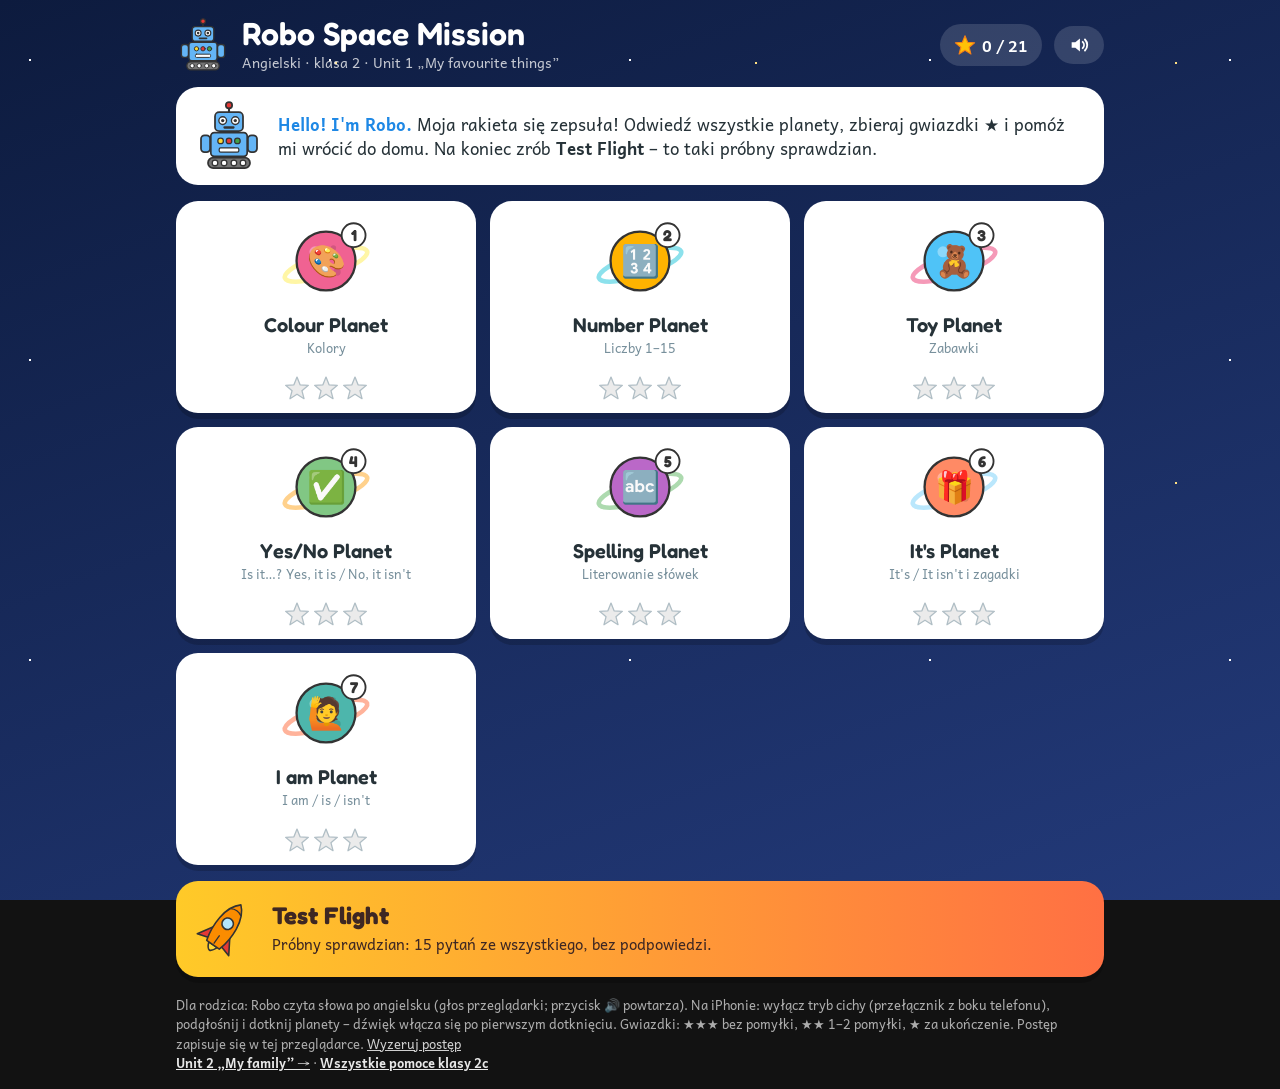
<file: angielski/unit1/index.html>
<!doctype html>
<html lang="pl">
<head>
<meta charset="utf-8">
<meta name="viewport" content="width=device-width, initial-scale=1">
<meta name="robots" content="noindex, nofollow">
<title>Robo Space Mission</title>
<link rel="preconnect" href="https://fonts.googleapis.com">
<link rel="preconnect" href="https://fonts.gstatic.com" crossorigin>
<link href="https://fonts.googleapis.com/css2?family=Andika:wght@400;700&family=Fredoka:wght@500;600&display=swap" rel="stylesheet">
<style>
  :root {
    --bg1: #0d1b3e; --bg2: #233a7a; --card: #ffffff; --ink: #263238; --muted: #78909C;
    --ok: #43A047; --bad: #E53935; --gold: #FFC107; --accent: #1E88E5;
  }
  :root { color-scheme: dark; }               /* single, deliberately dark "space" look */
  * { box-sizing: border-box; }
  html, body { margin: 0; min-height: 100%; }
  body { min-height: 100vh; overflow-x: hidden; }
  body {
    font-family: 'Andika', 'Comic Sans MS', sans-serif; color: var(--ink);
    background: radial-gradient(1.5px 1.5px at 10% 20%, #fff 50%, transparent 51%),
                radial-gradient(1px 1px at 30% 70%, #fff 50%, transparent 51%),
                radial-gradient(2px 2px at 80% 15%, #FFE082 50%, transparent 51%),
                radial-gradient(1px 1px at 60% 40%, #fff 50%, transparent 51%),
                radial-gradient(1.5px 1.5px at 90% 80%, #fff 50%, transparent 51%),
                radial-gradient(1px 1px at 45% 90%, #fff 50%, transparent 51%),
                linear-gradient(160deg, var(--bg1), var(--bg2));
    background-size: 300px 300px, 260px 260px, 420px 420px, 200px 200px, 340px 340px, 280px 280px, 100% 100%;
    background-attachment: fixed;
    -webkit-tap-highlight-color: transparent; user-select: none;
  }
  button { font: inherit; cursor: pointer; color: inherit; }
  svg { display: block; }
  .ic { width: 100%; height: 100%; }
  .wrap { max-width: 960px; margin: 0 auto; padding: 16px; }

  /* top bar */
  .top { display: flex; align-items: center; gap: 12px; color: #fff; margin-bottom: 14px; }
  .top .logo { width: 54px; height: 54px; flex: none; }
  .top h1 { font-family: 'Fredoka', sans-serif; font-weight: 600; font-size: clamp(22px, 4vw, 32px); margin: 0; line-height: 1.1; }
  .top .sub { font-size: 14px; opacity: .75; }
  .top .sp { flex: 1; }
  .pill { background: rgba(255,255,255,.14); border: 0; border-radius: 30px; padding: 8px 14px; color: #fff; font-weight: 700;
          display: inline-flex; align-items: center; gap: 6px; white-space: nowrap; }
  .pill svg { width: 22px; height: 22px; }
  .pill:hover { background: rgba(255,255,255,.24); }

  /* map */
  .hello { display: flex; gap: 14px; align-items: center; background: var(--card); border-radius: 22px; padding: 14px 18px; margin-bottom: 16px; }
  .hello .ic { width: 70px; height: 70px; flex: none; }
  .hello p { margin: 0; font-size: 17px; line-height: 1.45; }
  .hello b.en { color: var(--accent); }
  .planets { display: grid; grid-template-columns: repeat(3, 1fr); gap: 14px; }
  @media (max-width: 640px) { .planets { grid-template-columns: repeat(2, 1fr); } }
  .planet { background: var(--card); border: 0; border-radius: 22px; padding: 14px 10px 12px; text-align: center; transition: transform .15s;
            box-shadow: 0 6px 0 rgba(0,0,0,.18); }
  .planet:hover { transform: translateY(-3px) rotate(-1deg); }
  .planet .orb { width: 92px; height: 92px; margin: 0 auto 6px; }
  .planet .nm { font-family: 'Fredoka', sans-serif; font-size: 20px; font-weight: 600; }
  .planet .pl { font-size: 13px; color: var(--muted); min-height: 2.6em; }
  .stars3 { display: flex; justify-content: center; gap: 3px; margin-top: 4px; }
  .stars3 svg { width: 26px; height: 26px; }
  .testbtn { margin-top: 16px; width: 100%; border: 0; border-radius: 22px; padding: 16px; display: flex; align-items: center; gap: 16px;
             background: linear-gradient(90deg, #FFCA28, #FF7043); color: #3E2723; box-shadow: 0 6px 0 rgba(0,0,0,.2); text-align: left; }
  .testbtn .ic { width: 64px; height: 64px; flex: none; transform: rotate(35deg); }
  .testbtn b { font-family: 'Fredoka', sans-serif; font-size: 24px; display: block; }
  .testbtn span { font-size: 15px; }
  .testbtn .best { margin-left: auto; font-weight: 700; font-size: 18px; white-space: nowrap; }
  .done-banner { background: linear-gradient(90deg, #66BB6A, #26A69A); color: #fff; border-radius: 22px; padding: 12px 18px; margin-bottom: 16px;
                 font-size: 18px; display: flex; align-items: center; gap: 12px; }
  .done-banner .ic { width: 48px; height: 48px; flex: none; }
  .foot { color: rgba(255,255,255,.65); font-size: 13px; margin-top: 18px; line-height: 1.5; }
  .foot a { color: rgba(255,255,255,.9); font-weight: 700; }
  .foot button { background: none; border: 0; color: rgba(255,255,255,.8); text-decoration: underline; padding: 0; }

  /* play */
  .bar { display: flex; align-items: center; gap: 12px; margin-bottom: 12px; }
  .track { flex: 1; height: 18px; background: rgba(255,255,255,.18); border-radius: 10px; position: relative; }
  .track .fill { position: absolute; left: 0; top: 0; bottom: 0; border-radius: 10px; background: linear-gradient(90deg, #FFCA28, #FF7043); transition: width .4s; }
  .track .rk { position: absolute; top: 50%; width: 46px; height: 46px; transform: translate(-50%, -50%) rotate(90deg); transition: left .4s; }
  .track .home { position: absolute; right: -10px; top: 50%; transform: translateY(-50%); width: 34px; height: 34px; border-radius: 50%;
                 background: radial-gradient(circle at 35% 35%, #A5D6A7, #2E7D32); border: 3px solid #fff; }
  .card { background: var(--card); border-radius: 26px; padding: 18px 20px 22px; box-shadow: 0 8px 0 rgba(0,0,0,.18); position: relative; }
  .qhead { display: flex; align-items: flex-start; gap: 12px; }
  .qhead .t { font-family: 'Fredoka', sans-serif; font-size: clamp(22px, 3.6vw, 30px); font-weight: 600; line-height: 1.15; }
  .qhead .p { color: var(--muted); font-size: 15px; margin-top: 2px; }
  .speak { margin-left: auto; flex: none; width: 58px; height: 58px; border-radius: 50%; border: 0; background: #E3F2FD; display: flex;
           align-items: center; justify-content: center; }
  .speak svg { width: 32px; height: 32px; }
  .speak:hover { background: #BBDEFB; }
  .prompt { display: flex; justify-content: center; align-items: center; min-height: 120px; margin: 14px 0; text-align: center; }
  .prompt .big { width: 170px; height: 170px; }
  .prompt .word { font-family: 'Fredoka', sans-serif; font-size: clamp(40px, 8vw, 64px); font-weight: 600; color: var(--accent); }
  .prompt .digit { font-family: 'Fredoka', sans-serif; font-size: 96px; font-weight: 600; color: #FF7043; line-height: 1; }
  .prompt .sentence { font-size: clamp(24px, 4.4vw, 34px); font-weight: 700; display: flex; align-items: center; gap: 18px; flex-wrap: wrap; justify-content: center; }
  .prompt .sentence .pic { width: 130px; height: 130px; }
  .gap { display: inline-block; min-width: 110px; border-bottom: 4px dashed #90A4AE; color: transparent; }
  .gap.filled { color: var(--ok); border-color: var(--ok); }
  .bigspeak { width: 130px; height: 130px; border-radius: 50%; border: 0; background: #E3F2FD; display: flex; align-items: center; justify-content: center;
              animation: pulse 1.6s infinite; }
  .bigspeak svg { width: 70px; height: 70px; }
  @keyframes pulse { 50% { transform: scale(1.06); } }
  .countbox { display: flex; flex-wrap: wrap; gap: 6px 8px; max-width: 300px; justify-content: flex-start; }
  .countbox .ic { width: 52px; height: 52px; }
  .riddle { font-size: clamp(22px, 4vw, 30px); font-weight: 700; line-height: 1.4; max-width: 640px; }

  .opts { display: grid; gap: 12px; }
  .opts.pics { grid-template-columns: repeat(4, 1fr); }
  .opts.pics3 { grid-template-columns: repeat(3, 1fr); max-width: 620px; margin: 0 auto; }
  .opts.words { grid-template-columns: repeat(auto-fit, minmax(150px, 1fr)); }
  .opts.two { grid-template-columns: 1fr 1fr; max-width: 620px; margin: 0 auto; }
  @media (max-width: 640px) { .opts.pics { grid-template-columns: repeat(2, 1fr); } }
  .opt { border: 3px solid #CFD8DC; background: #fff; border-radius: 20px; padding: 10px; min-height: 76px; display: flex; align-items: center;
         justify-content: center; font-size: clamp(22px, 3.6vw, 30px); font-weight: 700; transition: transform .1s, border-color .2s, background .2s; }
  .opt:hover { border-color: var(--accent); transform: translateY(-2px); }
  .opt .ic { width: 110px; height: 110px; }
  .opt.ok { border-color: var(--ok); background: #E8F5E9; animation: pop .35s; }
  .opt.bad { border-color: var(--bad); background: #FFEBEE; animation: shake .4s; opacity: .55; pointer-events: none; }
  .opt.hint { animation: glow 1s infinite; }
  @keyframes pop { 50% { transform: scale(1.08); } }
  @keyframes shake { 20%, 60% { transform: translateX(-8px); } 40%, 80% { transform: translateX(8px); } }
  @keyframes glow { 50% { box-shadow: 0 0 0 8px rgba(255, 193, 7, .55); } }

  .slots { display: flex; justify-content: center; gap: 8px; margin: 6px 0 18px; flex-wrap: wrap; }
  .slot { width: 58px; height: 68px; border-bottom: 5px solid #90A4AE; font-family: 'Fredoka', sans-serif; font-size: 46px; font-weight: 600;
          display: flex; align-items: center; justify-content: center; color: var(--ok); }
  .slot.cur { border-color: var(--gold); }
  .tiles { display: flex; justify-content: center; gap: 10px; flex-wrap: wrap; }
  .tile { width: 66px; height: 66px; border-radius: 16px; border: 0; background: #FFE082; box-shadow: 0 5px 0 #FFA000; font-family: 'Fredoka', sans-serif;
          font-size: 38px; font-weight: 600; transition: transform .1s; }
  .tile:hover { transform: translateY(-2px); }
  .tile.used { visibility: hidden; }
  .tile.bad { background: #FFCDD2; box-shadow: 0 5px 0 #E57373; animation: shake .4s; }

  .robo { position: absolute; right: 14px; bottom: -6px; width: 90px; height: 90px; transition: transform .3s; pointer-events: none; }
  .robo.happy { animation: hop .6s; }
  @keyframes hop { 30% { transform: translateY(-24px) rotate(-8deg); } 60% { transform: translateY(0) rotate(6deg); } }
  .bubble { position: absolute; right: 104px; bottom: 40px; background: #263238; color: #fff; border-radius: 16px; padding: 8px 14px; font-weight: 700;
            font-size: 20px; opacity: 0; transform: translateY(8px); transition: all .25s; pointer-events: none; white-space: nowrap; }
  .bubble.show { opacity: 1; transform: none; }
  .bubble.bad { background: #C62828; }

  /* result */
  .result { text-align: center; }
  .result h2 { font-family: 'Fredoka', sans-serif; font-size: clamp(30px, 6vw, 46px); margin: 6px 0; }
  .result .bigstars { display: flex; justify-content: center; gap: 10px; margin: 10px 0; }
  .result .bigstars svg { width: 84px; height: 84px; }
  .result .bigstars svg.on { animation: pop .5s backwards; }
  .result p { font-size: 20px; margin: 6px 0; }
  .result .btns { display: flex; justify-content: center; gap: 12px; margin-top: 16px; flex-wrap: wrap; }
  .btn { border: 0; border-radius: 30px; padding: 12px 26px; font-weight: 700; font-size: 20px; color: #fff; background: var(--accent); box-shadow: 0 5px 0 #1565C0; }
  .btn.green { background: var(--ok); box-shadow: 0 5px 0 #2E7D32; }
  .review { text-align: left; max-width: 560px; margin: 12px auto 0; font-size: 16px; color: #555; background: #FFF8E1; border-radius: 14px; padding: 10px 16px; }
  /* phone */
  @media (max-width: 560px) {
    .wrap { padding: 12px 16px; }
    .top { gap: 8px; flex-wrap: wrap; }
    .top .logo, .top .sub { display: none; }
    .top h1 { font-size: 20px; }
    .pill { padding: 6px 10px; }
    .hello { padding: 12px; }
    .hello .ic { width: 48px; height: 48px; }
    .hello p { font-size: 15px; }
    .planets { gap: 10px; }
    .planet .orb { width: 70px; height: 70px; }
    .planet .nm { font-size: 17px; }
    .testbtn { padding: 12px; gap: 10px; }
    .testbtn .ic { width: 44px; height: 44px; }
    .testbtn b { font-size: 20px; }
    .card { padding: 14px 14px 18px; }
    .speak { width: 48px; height: 48px; }
    .prompt .big { width: 130px; height: 130px; }
    .prompt .digit { font-size: 76px; }
    .opt { min-height: 64px; padding: 8px; }
    .opt .ic { width: 84px; height: 84px; }
    .opts.pics3 .opt .ic { width: 72px; height: 72px; }
    .countbox .ic { width: 42px; height: 42px; }
    .countbox { max-width: 250px; }
    .slot { width: 40px; height: 54px; font-size: 34px; }
    .tile { width: 52px; height: 52px; font-size: 30px; }
    .robo { width: 64px; height: 64px; right: 8px; }
    .bubble { right: 76px; font-size: 17px; }
    .result .bigstars svg { width: 64px; height: 64px; }
  }
  @media (prefers-reduced-motion: reduce) { *, *::before, *::after { animation: none !important; transition: none !important; } }
  .confetti { position: fixed; top: -20px; width: 12px; height: 16px; border-radius: 3px; z-index: 50; pointer-events: none; animation: fall linear forwards; }
  @keyframes fall { to { transform: translateY(110vh) rotate(720deg); } }
</style>
<!-- Anonymous visit counter (GoatCounter, no cookies); roboTrack(name) records an event such as a finished level. -->
<script data-goatcounter="https://robo-klasa-2c.goatcounter.com/count" async src="https://gc.zgo.at/count.js"></script>
<script>window.roboTrack = function (n, t) { t = t || 0; try { var g = window.goatcounter; if (g && g.count) g.count({ path: n, title: n, event: true }); else if (t < 20) setTimeout(function () { roboTrack(n, t + 1); }, 500); } catch (e) {} };</script>
<!-- roboPlayer(section): once per device 'nowy gracz' on the first game start, then 'gracz wraca' at most once a day (only a date is stored). -->
<script>window.roboPlayer = function (s) { try { var k = 'robo-gracz-' + s, d = new Date().toDateString(), last = localStorage.getItem(k); if (last === d) return; localStorage.setItem(k, d); roboTrack(s + ' · ' + (last ? 'gracz wraca' : 'nowy gracz')); } catch (e) {} };</script>
</head>
<body>
<div class="wrap" id="app"></div>

<script>
/* =================== pictures =================== */
const C = { red:'#E53935', blue:'#1E88E5', yellow:'#FDD835', green:'#43A047', orange:'#FB8C00', pink:'#F06292',
            purple:'#8E24AA', brown:'#795548', black:'#263238', white:'#FFFFFF', grey:'#9E9E9E' };
const ST = 'stroke="#333" stroke-linejoin="round" stroke-linecap="round"';
const S2 = ST + ' stroke-width="2.5"';
const pt = (cx, cy, r, a) => [cx + r * Math.cos(a), cy + r * Math.sin(a)].map(v => v.toFixed(1));

function icon(name, f) {
  const m = f || '#fff';
  const k = c => f ? c : '#fff';
  const lc = f || '#333';
  const shine = (cx, cy, rx, ry, rot = -25) => f && f !== C.white
    ? `<ellipse cx="${cx}" cy="${cy}" rx="${rx}" ry="${ry}" fill="#fff" opacity=".35" transform="rotate(${rot} ${cx} ${cy})"/>` : '';
  const glass = f ? '#B3E5FC' : '#fff';
  let s = '';
  switch (name) {
    case 'robot':
      s = `<line x1="50" y1="6" x2="50" y2="17" stroke="#333" stroke-width="3"/>
           <circle cx="50" cy="6" r="4.5" fill="${k(C.red)}" ${S2}/>
           <rect x="10" y="49" width="13" height="24" rx="5" fill="${m}" ${S2}/>
           <rect x="77" y="49" width="13" height="24" rx="5" fill="${m}" ${S2}/>
           <rect x="30" y="16" width="40" height="27" rx="6" fill="${m}" ${S2}/>
           <circle cx="41" cy="28" r="5.5" fill="#fff" ${ST} stroke-width="2"/><circle cx="41" cy="28" r="2.4" fill="#333"/>
           <circle cx="59" cy="28" r="5.5" fill="#fff" ${ST} stroke-width="2"/><circle cx="59" cy="28" r="2.4" fill="#333"/>
           <rect x="42" y="36" width="16" height="3.5" rx="1.5" fill="#333"/>
           <rect x="24" y="45" width="52" height="34" rx="5" fill="${m}" ${S2}/>
           <circle cx="38" cy="57" r="4" fill="${k(C.yellow)}" ${ST} stroke-width="1.8"/>
           <circle cx="50" cy="57" r="4" fill="${k(C.red)}" ${ST} stroke-width="1.8"/>
           <circle cx="62" cy="57" r="4" fill="${k(C.green)}" ${ST} stroke-width="1.8"/>
           <rect x="36" y="67" width="28" height="6" rx="2" fill="#fff" ${ST} stroke-width="1.8"/>
           <rect x="20" y="81" width="60" height="15" rx="7.5" fill="${k('#757575')}" ${S2}/>
           ${[30, 43, 57, 70].map(x => `<circle cx="${x}" cy="88.5" r="4" fill="#fff" ${ST} stroke-width="1.8"/>`).join('')}`;
      break;
    case 'bike':
      s = [24, 76].map(x => `<circle cx="${x}" cy="66" r="17" fill="none" stroke="#333" stroke-width="4"/><circle cx="${x}" cy="66" r="3" fill="#333"/>`).join('')
        + `<path d="M24 66 L42 42 L70 42 L76 66 M42 42 L50 66 L24 66 M50 66 L70 42" fill="none" stroke="${lc}" stroke-width="${f ? 5 : 3}" stroke-linejoin="round" stroke-linecap="round"/>
           <path d="M42 42 L39 32" stroke="#333" stroke-width="3"/><path d="M32 30 L45 30" stroke="#333" stroke-width="5" stroke-linecap="round"/>
           <path d="M70 42 L66 26 L77 24" fill="none" stroke="#333" stroke-width="4" stroke-linecap="round" stroke-linejoin="round"/>
           <circle cx="50" cy="66" r="4.5" fill="#fff" ${ST} stroke-width="2"/>`;
      break;
    case 'scooter':
      s = `<path d="M73 84 L64 18" stroke="#333" stroke-width="8" stroke-linecap="round"/>
           <path d="M73 84 L64 18" stroke="${m}" stroke-width="4.5" stroke-linecap="round"/>
           <path d="M52 18 L76 16" stroke="#333" stroke-width="6" stroke-linecap="round"/>
           <rect x="14" y="76" width="60" height="9" rx="4" fill="${m}" ${S2}/>
           <circle cx="22" cy="90" r="7" fill="#fff" ${S2}/><circle cx="74" cy="90" r="7" fill="#fff" ${S2}/>
           <circle cx="22" cy="90" r="2" fill="#333"/><circle cx="74" cy="90" r="2" fill="#333"/>`;
      break;
    case 'ball':
      s = `<circle cx="50" cy="50" r="40" fill="${m}" ${S2}/>
           ${f ? `<path d="M50 10 Q28 50 50 90 Q38 50 50 10Z" fill="#fff" opacity=".7"/><path d="M50 10 Q72 50 50 90 Q62 50 50 10Z" fill="${C.yellow}" opacity=".8"/>` : ''}
           <path d="M50 10 Q28 50 50 90 M50 10 Q72 50 50 90 M11 44 Q50 34 89 44" fill="none" stroke="#333" stroke-width="2.5"/>
           ${shine(30, 30, 5, 9, 35)}`;
      break;
    case 'bat':
      s = `<path d="M62 62 L84 88" stroke="#333" stroke-width="14" stroke-linecap="round"/>
           <path d="M62 62 L84 88" stroke="${f ? '#D7A86E' : '#fff'}" stroke-width="9" stroke-linecap="round"/>
           <circle cx="42" cy="42" r="31" fill="${m}" ${S2}/>${shine(30, 28, 5, 10, 40)}
           <circle cx="84" cy="18" r="7" fill="#fff" ${ST} stroke-width="2"/>`;
      break;
    case 'watch':
      s = `<rect x="38" y="4" width="24" height="92" rx="8" fill="${m}" ${S2}/>
           ${[14, 22, 78, 86].map(y => `<circle cx="50" cy="${y}" r="1.8" fill="#333"/>`).join('')}
           <rect x="71" y="45" width="6" height="10" rx="2" fill="#bbb" ${ST} stroke-width="1.5"/>
           <circle cx="50" cy="50" r="22" fill="#fff" ${S2}/>
           ${[0, 1, 2, 3].map(i => { const [x, y] = pt(50, 50, 17, i * Math.PI / 2); return `<circle cx="${x}" cy="${y}" r="1.8" fill="#333"/>`; }).join('')}
           <path d="M50 50 L50 37 M50 50 L60 55" stroke="#333" stroke-width="3" stroke-linecap="round"/>`;
      break;
    case 'tv':
      s = `<path d="M40 22 L28 6 M60 22 L72 6" stroke="#333" stroke-width="3" stroke-linecap="round"/>
           <path d="M24 82 L18 94 M76 82 L82 94" stroke="#333" stroke-width="4" stroke-linecap="round"/>
           <rect x="8" y="22" width="84" height="60" rx="8" fill="${m}" ${S2}/>
           <rect x="16" y="30" width="56" height="44" rx="5" fill="${glass}" ${S2}/>
           <circle cx="82" cy="40" r="4" fill="#fff" ${ST} stroke-width="2"/><circle cx="82" cy="54" r="4" fill="#fff" ${ST} stroke-width="2"/>
           ${f ? '<path d="M22 40 Q30 34 36 38" stroke="#fff" stroke-width="3" fill="none" stroke-linecap="round" opacity=".8"/>' : ''}`;
      break;
    case 'computer':
      s = `<rect x="20" y="14" width="60" height="44" rx="4" fill="${m}" ${S2}/>
           <rect x="26" y="20" width="48" height="32" rx="2" fill="${glass}" ${ST} stroke-width="2"/>
           <path d="M12 62 L88 62 L96 80 L4 80 Z" fill="${m}" ${S2}/>
           <path d="M20 67 H80 M17 72 H83" stroke="#333" stroke-width="1.6" stroke-dasharray="4 2"/>
           <rect x="42" y="74.5" width="16" height="3.5" rx="1" fill="#fff" stroke="#333" stroke-width="1.2"/>`;
      break;
    case 'game':
      s = `<rect x="6" y="26" width="88" height="50" rx="16" fill="${m}" ${S2}/>
           <rect x="31" y="34" width="38" height="30" rx="3" fill="${f ? '#C5E1A5' : '#fff'}" ${S2}/>
           <path d="M14 51 H26 M20 45 V57" stroke="#333" stroke-width="4.5" stroke-linecap="round"/>
           <circle cx="81" cy="46" r="4" fill="${k(C.red)}" ${ST} stroke-width="1.8"/><circle cx="75" cy="57" r="4" fill="${k(C.yellow)}" ${ST} stroke-width="1.8"/>
           <path d="M44 56 L50 44 L56 56 Z" fill="${f ? '#33691E' : 'none'}" stroke="#333" stroke-width="1.5" stroke-linejoin="round"/>`;
      break;
    case 'doll': {
      const hair = k('#8D6E63');
      s = `<path d="M34 30 Q30 10 50 9 Q70 10 66 30 L69 46 L31 46 Z" fill="${hair}" ${S2}/>
           <path d="M43 80 L41 95 M57 80 L59 95" stroke="#333" stroke-width="4" stroke-linecap="round"/>
           <path d="M40 50 L25 64 M60 50 L75 64" stroke="#333" stroke-width="4" stroke-linecap="round"/>
           <path d="M40 42 L60 42 L73 83 L27 83 Z" fill="${m}" ${S2}/>
           <circle cx="50" cy="28" r="14" fill="${f ? '#FFE0C2' : '#fff'}" ${S2}/>
           <path d="M36 25 Q50 10 64 25 Q56 19 50 21 Q44 19 36 25 Z" fill="${hair}" ${ST} stroke-width="1.8"/>
           <circle cx="45" cy="29" r="1.9" fill="#333"/><circle cx="55" cy="29" r="1.9" fill="#333"/>
           <path d="M45 34 Q50 38 55 34" fill="none" stroke="#333" stroke-width="1.8" stroke-linecap="round"/>
           ${f ? '<circle cx="42" cy="33" r="2.2" fill="#F48FB1" opacity=".7"/><circle cx="58" cy="33" r="2.2" fill="#F48FB1" opacity=".7"/>' : ''}`;
      break;
    }
    case 'teddy': {
      const lt = f ? '#FFE0B2' : '#fff';
      s = `<circle cx="32" cy="18" r="9" fill="${m}" ${S2}/><circle cx="68" cy="18" r="9" fill="${m}" ${S2}/>
           <circle cx="32" cy="18" r="4" fill="${lt}"/><circle cx="68" cy="18" r="4" fill="${lt}"/>
           <ellipse cx="25" cy="62" rx="8" ry="13" fill="${m}" ${S2} transform="rotate(30 25 62)"/>
           <ellipse cx="75" cy="62" rx="8" ry="13" fill="${m}" ${S2} transform="rotate(-30 75 62)"/>
           <ellipse cx="35" cy="88" rx="11" ry="8" fill="${m}" ${S2}/><ellipse cx="65" cy="88" rx="11" ry="8" fill="${m}" ${S2}/>
           <ellipse cx="50" cy="68" rx="22" ry="22" fill="${m}" ${S2}/>
           <ellipse cx="50" cy="70" rx="12" ry="12" fill="${lt}" ${ST} stroke-width="1.6"/>
           <circle cx="50" cy="34" r="20" fill="${m}" ${S2}/>
           <ellipse cx="50" cy="41" rx="8" ry="6" fill="${lt}" ${ST} stroke-width="1.6"/>
           <ellipse cx="50" cy="38.5" rx="3" ry="2.2" fill="#333"/>
           <path d="M47 43 Q50 46 53 43" fill="none" stroke="#333" stroke-width="1.6" stroke-linecap="round"/>
           <circle cx="43" cy="30" r="2.2" fill="#333"/><circle cx="57" cy="30" r="2.2" fill="#333"/>`;
      break;
    }
    case 'rocket':
      s = `<path d="M42 80 Q50 100 58 80 Z" fill="${k(C.yellow)}" ${S2}/>
           <path d="M36 54 L20 80 L37 75 Z" fill="${k(C.red)}" ${S2}/><path d="M64 54 L80 80 L63 75 Z" fill="${k(C.red)}" ${S2}/>
           <path d="M50 4 C69 20 69 56 62 80 L38 80 C31 56 31 20 50 4 Z" fill="${m}" ${S2}/>
           <path d="M40 18 Q50 12 60 18" fill="none" stroke="#333" stroke-width="2"/>
           <circle cx="50" cy="40" r="9" fill="${glass}" ${S2}/>
           <path d="M50 62 V78" stroke="#333" stroke-width="2"/>`;
      break;
    case 'train':
      s = `<circle cx="22" cy="12" r="5" fill="#eee" stroke="#999" stroke-width="1.5"/><circle cx="31" cy="6" r="4" fill="#eee" stroke="#999" stroke-width="1.5"/>
           <rect x="15" y="20" width="12" height="20" rx="2" fill="${k('#616161')}" ${S2}/>
           <rect x="6" y="40" width="50" height="32" rx="4" fill="${m}" ${S2}/>
           <rect x="54" y="28" width="36" height="44" rx="4" fill="${m}" ${S2}/>
           <rect x="50" y="21" width="44" height="8" rx="3" fill="${k(C.blue)}" ${S2}/>
           <rect x="61" y="35" width="22" height="15" rx="3" fill="${glass}" ${S2}/>
           <path d="M6 72 L0 84 L12 84" fill="none" stroke="#333" stroke-width="2.5" stroke-linejoin="round"/>
           ${[[20, 10], [42, 10], [74, 12]].map(([x, r]) => `<circle cx="${x}" cy="${92 - r}" r="${r}" fill="${k('#455A64')}" ${S2}/><circle cx="${x}" cy="${92 - r}" r="3" fill="#fff" ${ST} stroke-width="1.5"/>`).join('')}`;
      break;
    case 'car':
      s = `<path d="M8 68 L8 54 Q8 46 18 45 L28 32 Q31 28 38 28 L66 28 Q72 28 76 33 L84 45 Q92 46 92 54 L92 68 Z" fill="${m}" ${S2}/>
           <path d="M33 33 L47 33 L47 45 L24 45 Z" fill="${glass}" ${ST} stroke-width="2"/>
           <path d="M52 33 L66 33 Q69 33 71 36 L77 45 L52 45 Z" fill="${glass}" ${ST} stroke-width="2"/>
           <circle cx="87" cy="53" r="3" fill="${k(C.yellow)}" ${ST} stroke-width="1.5"/>
           <path d="M48 52 H55" stroke="#333" stroke-width="2.5" stroke-linecap="round"/>
           <circle cx="28" cy="69" r="11" fill="${k('#455A64')}" ${S2}/><circle cx="72" cy="69" r="11" fill="${k('#455A64')}" ${S2}/>
           <circle cx="28" cy="69" r="4" fill="#fff" ${ST} stroke-width="1.5"/><circle cx="72" cy="69" r="4" fill="#fff" ${ST} stroke-width="1.5"/>`;
      break;
    case 'cake':
      s = `<ellipse cx="50" cy="89" rx="42" ry="6" fill="#fff" ${S2}/>
           <rect x="16" y="58" width="68" height="30" rx="4" fill="${m}" ${S2}/>
           <path d="M16 58 H84 V64 Q78 72 72 64 Q66 72 60 64 Q54 72 48 64 Q42 72 36 64 Q30 72 24 64 Q20 70 16 64 Z" fill="#fff" ${ST} stroke-width="2"/>
           <rect x="28" y="36" width="44" height="22" rx="4" fill="${f ? '#F8BBD0' : '#fff'}" ${S2}/>
           ${[37, 48, 59].map(x => `<rect x="${x}" y="20" width="5" height="16" rx="1.5" fill="${k(C.blue)}" ${ST} stroke-width="1.6"/>
             <path d="M${x + 2.5} 9 Q${x + 7} 15 ${x + 2.5} 18 Q${x - 2} 15 ${x + 2.5} 9 Z" fill="${k(C.orange)}" ${ST} stroke-width="1.4"/>`).join('')}
           ${f ? [24, 40, 56, 72].map(x => `<circle cx="${x + 4}" cy="78" r="2.5" fill="#fff" opacity=".8"/>`).join('') : ''}`;
      break;
  }
  return `<svg viewBox="0 0 100 100" class="ic">${s}</svg>`;
}
function splat(f) {
  return `<svg viewBox="0 0 100 100" class="ic">
    <path d="M50 12 C62 10 66 22 78 20 C92 18 92 34 86 44 C82 52 94 60 88 72 C82 84 68 80 60 88 C52 96 40 90 32 86 C20 80 8 78 12 64 C15 54 6 46 12 36 C18 24 34 26 38 18 C41 13 45 12 50 12Z" fill="${f}" ${S2}/>
    <circle cx="89" cy="89" r="5" fill="${f}" ${S2}/><circle cx="11" cy="13" r="4" fill="${f}" ${S2}/><circle cx="91" cy="12" r="3" fill="${f}" ${S2}/>
  </svg>`;
}
function star(on) {
  const p = []; for (let i = 0; i < 10; i++) p.push(pt(50, 54, i % 2 ? 20 : 46, -Math.PI / 2 + i * Math.PI / 5).join(','));
  return `<svg viewBox="0 0 100 100" class="${on ? 'on' : ''}"><polygon points="${p.join(' ')}" fill="${on ? '#FFC107' : 'rgba(0,0,0,.08)'}" stroke="${on ? '#F57F17' : '#B0BEC5'}" stroke-width="5" stroke-linejoin="round"/></svg>`;
}
const SPEAKER = `<svg viewBox="0 0 24 24"><path d="M4 9v6h4l5 4V5L8 9H4z" fill="#1E88E5"/><path d="M16 8.5a5 5 0 0 1 0 7M18.5 6a8.5 8.5 0 0 1 0 12" fill="none" stroke="#1E88E5" stroke-width="2" stroke-linecap="round"/></svg>`;
const SPEAKER_W = SPEAKER.replace(/#1E88E5/g, '#fff');
const MUTE_W = `<svg viewBox="0 0 24 24"><path d="M4 9v6h4l5 4V5L8 9H4z" fill="#fff"/><path d="M16 9l5 6M21 9l-5 6" stroke="#fff" stroke-width="2" stroke-linecap="round"/></svg>`;
function planetOrb(col, ring, n, icon) {
  return `<svg viewBox="0 0 100 100" class="orb">
    <ellipse cx="50" cy="54" rx="47" ry="12" fill="none" stroke="${ring}" stroke-width="5" transform="rotate(-18 50 54)" opacity=".9"/>
    <circle cx="50" cy="50" r="32" fill="${col}" stroke="#333" stroke-width="2.5"/>
    <circle cx="38" cy="40" r="6" fill="#fff" opacity=".35"/><circle cx="62" cy="62" r="4" fill="#000" opacity=".12"/><circle cx="58" cy="36" r="3" fill="#000" opacity=".12"/>
    ${icon ? `<text x="50" y="62" text-anchor="middle" font-size="34" font-family="Apple Color Emoji, Segoe UI Emoji, Noto Color Emoji, sans-serif">${icon}</text><circle cx="80" cy="22" r="13" fill="#fff" stroke="#333" stroke-width="2"/><text x="80" y="28.5" text-anchor="middle" font-size="17" font-weight="700" fill="#333" font-family="Fredoka, sans-serif">${n}</text>` : `<text x="50" y="60" text-anchor="middle" font-size="28" font-weight="700" fill="#fff" stroke="#333" stroke-width="1" font-family="Fredoka, sans-serif">${n}</text>`}
  </svg>`;
}

/* =================== vocabulary =================== */
const NW = ['zero', 'one', 'two', 'three', 'four', 'five', 'six', 'seven', 'eight', 'nine', 'ten', 'eleven', 'twelve', 'thirteen', 'fourteen', 'fifteen'];
const COLS = ['red', 'yellow', 'white', 'purple', 'grey', 'green', 'black', 'blue', 'orange', 'brown', 'pink'];
const WEAK_COLS = ['yellow', 'purple', 'grey', 'blue'];                 // spelling slips seen in the workbook
const TOY_COLS = ['red', 'blue', 'green', 'yellow', 'orange', 'pink', 'purple'];
const TOYS = [
  { w: 'bike', a: 'a bike', ic: 'bike', big: true }, { w: 'scooter', a: 'a scooter', ic: 'scooter', big: true },
  { w: 'robot', a: 'a robot', ic: 'robot', big: false }, { w: 'ball', a: 'a ball', ic: 'ball', big: false },
  { w: 'doll', a: 'a doll', ic: 'doll', big: false }, { w: 'watch', a: 'a watch', ic: 'watch', big: false },
  { w: 'TV', a: 'a TV', ic: 'tv', big: true }, { w: 'computer', a: 'a computer', ic: 'computer', big: true },
  { w: 'computer game', a: 'a computer game', ic: 'game', big: false }, { w: 'teddy bear', a: 'a teddy bear', ic: 'teddy', big: false },
  { w: 'spaceship', a: 'a spaceship', ic: 'rocket', big: true }, { w: 'train', a: 'a train', ic: 'train', big: true },
  { w: 'car', a: 'a car', ic: 'car', big: true }, { w: 'cake', a: 'a cake', ic: 'cake', big: false },
  { w: 'bat', a: 'a bat', ic: 'bat', big: false },
];
const COUNTABLE = [['ball', 'balls'], ['robot', 'robots'], ['car', 'cars'], ['doll', 'dolls'], ['bat', 'bats'], ['cake', 'cakes'], ['scooter', 'scooters']];
const SPELL = [
  ['yellow', 'col'], ['purple', 'col'], ['grey', 'col'], ['blue', 'col'], ['green', 'col'], ['pink', 'col'], ['brown', 'col'], ['orange', 'col'], ['black', 'col'],
  ['six', 'num'], ['seven', 'num'], ['three', 'num'], ['eight', 'num'], ['four', 'num'], ['five', 'num'], ['nine', 'num'], ['ten', 'num'],
  ['robot', 'toy'], ['bike', 'toy'], ['doll', 'toy'], ['ball', 'toy'], ['watch', 'toy'], ['cake', 'toy'], ['car', 'toy'], ['train', 'toy'], ['bat', 'toy'],
];
const WEAK_SPELL = ['yellow', 'purple', 'grey', 'blue', 'six', 'seven', 'robot'];

/* =================== helpers =================== */
const rnd = n => Math.floor(Math.random() * n);
const pick = a => a[rnd(a.length)];
const shuffle = a => { const b = [...a]; for (let i = b.length - 1; i > 0; i--) { const j = rnd(i + 1); [b[i], b[j]] = [b[j], b[i]]; } return b; };
const sample = (a, k) => shuffle(a).slice(0, k);
const coin = () => Math.random() < .5;
const toyByIc = ic => TOYS.find(t => t.ic === ic);
const toyPic = (t, col) => icon(t.ic, C[col] || col);
function nearNumbers(n, k) {
  const cand = [n - 1, n + 1, n - 2, n + 2, n + 10, n - 10, n + 3].filter(x => x >= 1 && x <= 15 && x !== n);
  const out = [...new Set(sample(cand, Math.min(k, cand.length)))];
  while (out.length < k) { const x = 1 + rnd(15); if (x !== n && !out.includes(x)) out.push(x); }
  return out;
}

/* =================== sound & speech =================== */
let soundOn = true, voice = null, actx = null;
try { soundOn = localStorage.getItem('robo-u1-sound') !== 'off'; } catch (e) {}
/* The first matching voice is often a robotic one (iOS 17+ lists Eloquence voices like Eddy or Grandma first),
   so rank all English voices and take the most natural one, preferring British English. */
const ROBOTIC = /eloquence|\b(eddy|flo|grandma|grandpa|reed|rocko|sandy|shelley|albert|fred|junior|kathy|ralph|zarvox|trinoids|whisper|bubbles|jester|organ|superstar|wobble|bells|boing|cellos|bahh)\b/i;
function voiceScore(v) {
  const lang = (v.lang || '').toLowerCase().replace('_', '-'), id = `${v.name} ${v.voiceURI}`;
  if (!lang.startsWith('en')) return -1;
  let s = lang === 'en-gb' ? 100 : 50;
  if (/natural|neural/i.test(id)) s += 40;
  if (/premium/i.test(id)) s += 35;
  if (/enhanced/i.test(id)) s += 30;
  if (/google/i.test(id)) s += 25;
  if (/online|network/i.test(id)) s += 5;
  if (/compact/i.test(id)) s -= 5;
  if (ROBOTIC.test(id)) s -= 80;
  return s;
}
function loadVoices() {
  if (!('speechSynthesis' in window)) return;
  let top = -1; voice = null;
  speechSynthesis.getVoices().forEach(v => { const s = voiceScore(v); if (s > top) { top = s; voice = v; } });
}
if ('speechSynthesis' in window) { loadVoices(); speechSynthesis.onvoiceschanged = loadVoices; }
let lastUtterance = null;                    // keep a reference: some browsers drop utterances that get garbage-collected
const IS_IOS = /iP(hone|ad|od)/.test(navigator.userAgent) || (navigator.platform === 'MacIntel' && navigator.maxTouchPoints > 1);
let sayTimer = null;
function stopSpeech() {
  clearTimeout(sayTimer); sayTimer = null;
  if ('speechSynthesis' in window) speechSynthesis.cancel();
}
const speechBusy = () => sayTimer != null || ('speechSynthesis' in window && (speechSynthesis.speaking || speechSynthesis.pending));
/* Run fn after at least minMs AND after Robo has finished speaking (+ a short pause), so slow voices
   are not cut off by the next question. 15 s safety cap: some browsers never clear "speaking". */
function afterSpeech(minMs, fn) {
  const st = state, t0 = Date.now();
  let quiet = 0;
  (function check() {
    if (state !== st) return;                         // player left the level meanwhile
    const el = Date.now() - t0;
    quiet = speechBusy() ? 0 : quiet + 150;
    if (el >= minMs && (!soundOn || quiet >= 300 || el > 15000)) return fn();
    setTimeout(check, 150);
  })();
}
function say(text) {
  if (!soundOn || !text || !('speechSynthesis' in window)) return;
  if (!voice) loadVoices();
  clearTimeout(sayTimer); sayTimer = null;
  const busy = speechSynthesis.speaking || speechSynthesis.pending;
  if (busy) speechSynthesis.cancel();
  const u = new SpeechSynthesisUtterance(text);
  u.lang = 'en-GB'; if (voice) u.voice = voice; u.rate = .82; u.pitch = 1.1;
  lastUtterance = u;
  const go = () => { sayTimer = null; if (!soundOn || lastUtterance !== u) return; speechSynthesis.speak(u); if (speechSynthesis.paused) speechSynthesis.resume(); };
  // Android Chrome often drops an utterance spoken right after cancel() - give it a moment there
  if (busy && !IS_IOS) sayTimer = setTimeout(go, 150); else go();
}
/* iPhone/iPad (Safari and Chrome on iOS) allow sound only after it was started inside a tap.
   On the first touch play a silent sound and a silent utterance; later speech and beeps then work. */
let audioUnlocked = false;
function unlockAudio() {
  if (audioUnlocked) return;
  audioUnlocked = true;
  try {
    actx = actx || new (window.AudioContext || window.webkitAudioContext)();
    if (actx.state === 'suspended') actx.resume();
    const src = actx.createBufferSource();
    src.buffer = actx.createBuffer(1, 1, 22050); src.connect(actx.destination); src.start(0);
  } catch (e) {}
  try {
    if (IS_IOS && 'speechSynthesis' in window) { const u = new SpeechSynthesisUtterance(' '); u.volume = 0; lastUtterance = u; speechSynthesis.speak(u); }
  } catch (e) {}
}
['touchend', 'pointerup', 'keydown'].forEach(ev => document.addEventListener(ev, unlockAudio, { capture: true, passive: true }));
function tone(freqs, dur = .11, type = 'sine', vol = .18) {
  if (!soundOn) return;
  try {
    actx = actx || new (window.AudioContext || window.webkitAudioContext)();
    if (actx.state === 'suspended') actx.resume();
    freqs.forEach((f, i) => {
      const o = actx.createOscillator(), g = actx.createGain(), t = actx.currentTime + i * dur;
      o.type = type; o.frequency.value = f;
      g.gain.setValueAtTime(.0001, t); g.gain.exponentialRampToValueAtTime(vol, t + .02); g.gain.exponentialRampToValueAtTime(.0001, t + dur);
      o.connect(g).connect(actx.destination); o.start(t); o.stop(t + dur + .03);
    });
  } catch (e) {}
}
const sfxGood = () => tone([523, 659, 784]);
const sfxBad = () => tone([196, 165], .16, 'triangle', .14);
const sfxWin = () => tone([523, 659, 784, 1047, 784, 1047], .13);

/* =================== question generators =================== */
function genColour(i) {
  const c = pick(Math.random() < .45 ? WEAK_COLS : COLS);
  const mode = i % 3;
  if (mode === 1) {
    const opts = shuffle([c, ...sample(COLS.filter(x => x !== c), 2)]);
    return { key: 'cw' + c, t: 'What colour is it?', p: 'Jaki to kolor? Wybierz słowo.', say: 'What colour is it?',
      prompt: `<div class="big">${splat(C[c])}</div>`, cls: 'words', after: `It's ${c}.`,
      options: opts.map(o => ({ html: o, ok: o === c })) };
  }
  const opts = shuffle([c, ...sample(COLS.filter(x => x !== c), 3)]);
  return { key: 'cs' + c, t: mode === 0 ? `Find ${c}!` : 'Listen and find!', p: mode === 0 ? 'Znajdź ten kolor.' : 'Posłuchaj i znajdź kolor.',
    say: c, listen: mode === 2, prompt: mode === 0 ? `<div class="word">${c}</div>` : null, cls: 'pics', after: `Yes! ${c}!`,
    options: opts.map(o => ({ html: splat(C[o]), ok: o === c })) };
}
function genNumber(i) {
  const n = 1 + rnd(15), mode = i % 3;
  if (mode === 0) {
    const [ic, pl] = pick(COUNTABLE), col = pick(TOY_COLS);
    const pic = icon(ic, C[col]);
    const opts = shuffle([n, ...nearNumbers(n, 2)]);
    return { key: 'nc' + n, t: 'How many?', p: 'Policz. Ile ich jest?', say: 'How many?',
      prompt: `<div class="countbox">${Array.from({ length: n }, () => pic).join('')}</div>`, cls: 'words',
      after: n === 1 ? `One ${ic}.` : `${NW[n]} ${pl}!`, options: opts.map(o => ({ html: NW[o], ok: o === n })) };
  }
  const opts = shuffle([n, ...nearNumbers(n, 3)]);
  if (mode === 1) return { key: 'nl' + n, t: 'Listen and tap the number!', p: 'Posłuchaj i wybierz liczbę.', say: NW[n], listen: true,
    cls: 'words', after: NW[n], options: opts.map(o => ({ html: `<span style="font-size:44px">${o}</span>`, ok: o === n })) };
  return { key: 'nw' + n, t: 'Which number is it?', p: 'Która to liczba?', say: NW[n], prompt: `<div class="word">${NW[n]}</div>`,
    cls: 'words', after: NW[n], options: opts.map(o => ({ html: `<span style="font-size:44px">${o}</span>`, ok: o === n })) };
}
function genToy(i) {
  const t = pick(TOYS), col = pick(TOY_COLS);
  const others = sample(TOYS.filter(x => x !== t), 3);
  if (i % 2 === 0) {
    const opts = shuffle([t, ...others]);
    return { key: 'tw' + t.ic, t: 'What is it?', p: 'Co to jest? Wybierz słowo.', say: 'What is it?',
      prompt: `<div class="big">${toyPic(t, col)}</div>`, cls: 'words', after: `It's ${t.a}.`,
      options: opts.map(o => ({ html: o.w, ok: o === t })) };
  }
  const opts = shuffle([t, ...others]);
  return { key: 'tl' + t.ic, t: 'Listen and find!', p: 'Posłuchaj i znajdź obrazek.', say: t.a, listen: true, cls: 'pics',
    after: `It's ${t.a}.`, options: opts.map(o => ({ html: toyPic(o, pick(TOY_COLS)), ok: o === t })) };
}
const YES = 'Yes, it is.', NO = "No, it isn't.";
function ynOptions(ok) { return [{ html: YES, ok }, { html: NO, ok: !ok }]; }
function genIsIt(i) {
  const mode = i % 3;
  if (mode === 0 || mode === 2 && coin()) {
    const x = pick(TOYS), col = pick(TOY_COLS), same = coin();
    const y = same ? x : pick(TOYS.filter(t => t !== x));
    const q = `Is it ${y.a}?`;
    return { key: 'iy' + x.ic + y.ic, t: q, p: 'Czy to jest…? Odpowiedz.', say: q, prompt: `<div class="big">${toyPic(x, col)}</div>`,
      cls: 'two', after: same ? 'Yes, it is!' : `No, it isn't. It's ${x.a}.`, options: ynOptions(same) };
  }
  if (mode === 1) {
    const x = pick(TOYS), col = pick(TOY_COLS), same = coin();
    const c2 = same ? col : pick(TOY_COLS.filter(c => c !== col));
    const q = `Is it ${c2}?`;
    return { key: 'ic' + x.ic + col + c2, t: q, p: 'Czy to jest ten kolor?', say: q, prompt: `<div class="big">${toyPic(x, col)}</div>`,
      cls: 'two', after: same ? 'Yes, it is!' : `No, it isn't. It's ${col}.`, options: ynOptions(same) };
  }
  const n = 1 + rnd(15), same = coin(), m = same ? n : nearNumbers(n, 1)[0];
  const [ic, pl] = pick(COUNTABLE), pic = icon(ic, C[pick(TOY_COLS)]);
  const q = `Is it ${NW[m]}?`;
  return { key: 'in' + n + m, t: q, p: 'Policz. Czy tyle jest?', say: q,
    prompt: `<div class="countbox">${Array.from({ length: n }, () => pic).join('')}</div>`,
    cls: 'two', after: same ? 'Yes, it is!' : `No, it isn't. It's ${NW[n]}.`, options: ynOptions(same) };
}
function genRiddle() {
  const big = coin(), group = TOYS.filter(t => t.big === big && t.ic !== 'game');
  const [tgt, dis] = sample(group, 2), col = pick(TOY_COLS);
  const other = pick(TOYS.filter(t => t !== tgt && t !== dis));
  const ocol = pick(TOY_COLS.filter(c => c !== col));
  const text = `It's ${big ? 'big' : 'small'} and ${col}. It isn't ${dis.a}.`;
  const opts = shuffle([[tgt, col, true], [dis, col, false], [other, ocol, false]]);
  return { key: 'rd' + tgt.ic + dis.ic, t: 'Guess! What is it?', p: 'Zagadka! Co to jest?', say: text,
    prompt: `<div class="riddle">${text}</div>`, cls: 'pics3', after: `It's ${tgt.a}!`,
    options: opts.map(([t, c, ok]) => ({ html: toyPic(t, c), ok })) };
}
function genItIs(i) {
  const mode = i % 3;
  if (mode === 2) return genRiddle();
  const x = pick(TOYS), col = pick(TOY_COLS), same = coin();
  let rest;
  if (mode === 0) rest = (same ? x : pick(TOYS.filter(t => t !== x))).a;
  else rest = same ? col : pick(TOY_COLS.filter(c => c !== col));
  const full = `${same ? "It's" : "It isn't"} ${rest}.`;
  return { key: 'ii' + x.ic + rest, t: "It's or It isn't?", p: "Wybierz: It's (to jest) czy It isn't (to nie jest)?", say: null,
    prompt: `<div class="sentence"><div class="pic">${toyPic(x, col)}</div><div><span class="gap" data-fill="${same ? "It's" : "It isn't"}">____</span> ${rest}.</div></div>`,
    cls: 'two', after: full, fillGap: true,
    options: [{ html: "It's", ok: same }, { html: "It isn't", ok: !same }] };
}
function genSpell() {
  const pool = Math.random() < .5 ? SPELL.filter(s => WEAK_SPELL.includes(s[0])) : SPELL;
  const [w, kind] = pick(pool);
  let pic;
  if (kind === 'col') pic = splat(C[w]);
  else if (kind === 'num') pic = `<div class="digit">${NW.indexOf(w)}</div>`;
  else pic = toyPic(TOYS.find(t => t.w === w), pick(TOY_COLS));
  return { key: 'sp' + w, kind: 'spell', word: w, t: 'Spell the word!', p: 'Ułóż słowo z literek (możesz też pisać na klawiaturze).',
    say: w, prompt: kind === 'num' ? pic : `<div class="big">${pic}</div>`, after: w };
}
/* "I am" vs "is" / "isn't" – practice for the Unit 1 retake (teacher: I am, is / isn't, vocabulary). */
const gapSentence = (pic, before, fill, after) =>
  `<div class="sentence"><div class="pic">${pic}</div><div>${before} <span class="gap" data-fill="${fill}">____</span> ${after}</div></div>`;
function iAmPart() {                                  // "I am …" said by Robo (picture colour matches "I am <colour>")
  const col = pick(TOY_COLS);
  const rest = pick(['Robo.', `${pick(NW.slice(6, 10))}.`, `${col}.`, 'a robot.']);
  return { pic: icon('robot', C[col]), subj: 'I', fill: 'am', rest };
}
function itPart(wantTrue) {                           // "It is / isn't …" about a picture
  const x = pick(TOYS), col = pick(TOY_COLS), aboutToy = coin();
  const rest = aboutToy ? (wantTrue ? x.a : pick(TOYS.filter(t => t !== x)).a)
                        : (wantTrue ? col : pick(TOY_COLS.filter(c => c !== col)));
  return { pic: toyPic(x, col), subj: 'It', fill: wantTrue ? 'is' : "isn't", rest: `${rest}.`, real: aboutToy ? x.a : col };
}
function genIAm(i) {
  const mode = i % 4;
  if (mode === 3) {
    const [short, full, wrong] = pick([["I'm", 'I am', ['It is', 'is not']], ["It's", 'It is', ['I am', 'is not']], ["isn't", 'is not', ['I am', 'It is']], ["It isn't", 'It is not', ['I am', 'It is']]]);
    return { key: 'ic' + short, t: `What does „${short}” mean?`, p: 'Co oznacza ten skrót?', say: short,
      prompt: `<div class="word">${short}</div>`, cls: 'words', after: `${short} = ${full}.`,
      options: shuffle([full, ...wrong]).map(o => ({ html: o, ok: o === full })) };
  }
  let s, opts, p;
  if (mode === 0) { s = coin() ? iAmPart() : itPart(true); opts = ['am', 'is']; p = 'Wybierz: am (po „I”) czy is (po „It”)?'; }
  else if (mode === 1) { s = itPart(coin()); opts = ['is', "isn't"]; p = "Patrz na obrazek: is (jest) czy isn't (nie jest)?"; }
  else { s = coin() ? iAmPart() : itPart(coin()); opts = ['am', 'is', "isn't"]; p = "I → am, It → is albo isn't. Wybierz."; }
  const full = `${s.subj} ${s.fill} ${s.rest}`;
  const after = s.fill === "isn't" ? `${full} It's ${s.real}.` : full;
  return { key: 'ia' + mode + s.subj + s.fill + s.rest, t: opts.length === 3 ? "am, is or isn't?" : `${opts[0]} or ${opts[1]}?`, p, say: null,
    prompt: gapSentence(s.pic, s.subj, s.fill, s.rest), cls: opts.length === 3 ? 'words' : 'two', after, fillGap: true,
    options: opts.map(o => ({ html: o, ok: o === s.fill })) };
}

const GENS = [genColour, genNumber, genToy, genIsIt, genSpell, genItIs, genIAm];
function genMixed(i) { return GENS[i % GENS.length](rnd(6)); }

const LEVELS = [
  { id: 'colours', icon: '🎨', name: 'Colour Planet', pl: 'Kolory', col: '#F06292', ring: '#FFF59D', gen: genColour },
  { id: 'numbers', icon: '🔢', name: 'Number Planet', pl: 'Liczby 1–15', col: '#FFB300', ring: '#80DEEA', gen: genNumber },
  { id: 'toys', icon: '🧸', name: 'Toy Planet', pl: 'Zabawki', col: '#4FC3F7', ring: '#F48FB1', gen: genToy },
  { id: 'isit', icon: '✅', name: 'Yes/No Planet', pl: "Is it…? Yes, it is / No, it isn't", col: '#81C784', ring: '#FFCC80', gen: genIsIt },
  { id: 'spell', icon: '🔤', name: 'Spelling Planet', pl: 'Literowanie słówek', col: '#BA68C8', ring: '#A5D6A7', gen: genSpell },
  { id: 'itis', icon: '🎁', name: "It's Planet", pl: "It's / It isn't i zagadki", col: '#FF8A65', ring: '#B3E5FC', gen: genItIs },
  { id: 'iam', icon: '🙋', name: 'I am Planet', pl: "I am / is / isn't", col: '#4DB6AC', ring: '#FFAB91', gen: genIAm },
];
const TEST = { id: 'test', name: 'Test Flight', pl: 'Sprawdzian próbny – wszystko razem', gen: genMixed, n: 15 };
const PER_LEVEL = 8;

/* =================== progress =================== */
let best = {};
try { best = JSON.parse(localStorage.getItem('robo-u1-best') || '{}') || {}; } catch (e) { best = {}; }
function saveBest() { try { localStorage.setItem('robo-u1-best', JSON.stringify(best)); } catch (e) {} }
const totalStars = () => LEVELS.reduce((s, l) => s + (best[l.id] || 0), 0);

/* =================== screens =================== */
const app = document.getElementById('app');
const robo = '#64B5F6';
function topBar(sub, withHome) {
  return `<div class="top">
    ${withHome ? `<button class="pill" data-act="home">◀ Map</button>` : `<div class="logo">${icon('robot', robo)}</div>`}
    <div><h1>Robo Space Mission</h1><div class="sub">${sub}</div></div><div class="sp"></div>
    <span class="pill">${star(true)} ${totalStars()} / ${LEVELS.length * 3}</span>
    <button class="pill" data-act="sound" title="Dźwięk">${soundOn ? SPEAKER_W : MUTE_W}</button></div>`;
}
function showHome() {
  state = null;
  stopSpeech();
  const allDone = LEVELS.every(l => best[l.id] > 0);
  app.innerHTML = topBar('Angielski · klasa 2 · Unit 1 „My favourite things”', false)
    + (allDone ? `<div class="done-banner">${icon('rocket', C.orange)}<div><b>Mission complete! Robo is home!</b> Wszystkie planety zaliczone – spróbuj zdobyć 3 gwiazdki na każdej i zrób „Test Flight”!</div></div>` : '')
    + `<div class="hello">${icon('robot', robo)}<p><b class="en">Hello! I'm Robo.</b> Moja rakieta się zepsuła! Odwiedź wszystkie planety,
        zbieraj gwiazdki ★ i pomóż mi wrócić do domu. Na koniec zrób <b>Test Flight</b> – to taki próbny sprawdzian.</p></div>
       <div class="planets">${LEVELS.map((l, i) => `<button class="planet" data-level="${i}">
         ${planetOrb(l.col, l.ring, i + 1, l.icon)}<div class="nm">${l.name}</div><div class="pl">${l.pl}</div>
         <div class="stars3">${[1, 2, 3].map(s => star((best[l.id] || 0) >= s)).join('')}</div></button>`).join('')}</div>
       <button class="testbtn" data-level="test">${icon('rocket', C.orange)}<div><b>Test Flight</b><span>Próbny sprawdzian: 15 pytań ze wszystkiego, bez podpowiedzi.</span></div>
         <div class="best">${best.test != null ? `Rekord: ${best.test}/15` : ''}</div></button>
       <div class="foot">Dla rodzica: Robo czyta słowa po angielsku (głos przeglądarki; przycisk 🔊 powtarza).
         Na iPhonie: wyłącz tryb cichy (przełącznik z boku telefonu), podgłośnij i dotknij planety – dźwięk włącza się po pierwszym dotknięciu.
         Gwiazdki: ★★★ bez pomyłki, ★★ 1–2 pomyłki, ★ za ukończenie. Postęp zapisuje się w tej przeglądarce.
         <button data-act="reset">Wyzeruj postęp</button><br><a href="../unit2/">Unit 2 „My family” →</a> · <a href="../../">Wszystkie pomoce klasy 2c</a></div>`;
}
let state = null;
function track(what) { try { if (window.roboTrack) window.roboTrack(`angielski unit1 · ${what}`); } catch (e) { /* never break the game */ } }
function startLevel(lv) {
  const n = lv.n || PER_LEVEL, qs = [], used = new Set();
  for (let i = 0; i < n; i++) {
    let q, tries = 0;
    do { q = lv.gen(i); tries++; } while (used.has(q.key) && tries < 30);
    used.add(q.key); qs.push(q);
  }
  state = { lv, qs, idx: 0, firstTry: 0, mistakes: 0, qMistakes: 0, lock: false, missed: [] };
  track(`${lv.name} · start`);
  if (window.roboPlayer) roboPlayer('angielski unit1');
  showQuestion();
}
function progressBar() {
  const pct = (state.idx / state.qs.length) * 100;
  return `<div class="bar"><div class="track"><div class="fill" style="width:${pct}%"></div>
    <div class="rk" style="left:${Math.max(3, pct)}%">${icon('rocket', C.orange)}</div><div class="home"></div></div>
    <span class="pill">${state.idx + 1} / ${state.qs.length}</span></div>`;
}
function showQuestion() {
  const q = state.qs[state.idx];
  state.qMistakes = 0; state.lock = false; state.spellPos = 0;
  let body;
  if (q.kind === 'spell') {
    let letters = shuffle([...q.word]);
    for (let t = 0; t < 10 && letters.join('') === q.word && q.word.length > 1; t++) letters = shuffle([...q.word]);
    body = `<div class="prompt">${q.prompt}</div>
      <div class="slots">${[...q.word].map((_, i) => `<div class="slot${i === 0 ? ' cur' : ''}"></div>`).join('')}</div>
      <div class="tiles">${letters.map((l, i) => `<button class="tile" data-tile="${i}" data-l="${l}">${l}</button>`).join('')}</div>`;
  } else {
    const prompt = q.listen ? `<button class="bigspeak" data-act="say">${SPEAKER}</button>` : (q.prompt || '');
    body = `<div class="prompt">${prompt}</div>
      <div class="opts ${q.cls}">${q.options.map((o, i) => `<button class="opt" data-opt="${i}">${o.html}</button>`).join('')}</div>`;
  }
  app.innerHTML = topBar(`${state.lv.name} · ${state.lv.pl}`, true) + progressBar()
    + `<div class="card"><div class="qhead"><div><div class="t">${q.t}</div><div class="p">${q.p}</div></div>
        ${q.say ? `<button class="speak" data-act="say" title="Posłuchaj jeszcze raz">${SPEAKER}</button>` : ''}</div>
        ${body}<div style="height:70px"></div>
        <div class="bubble" id="bubble"></div><div class="robo" id="robo">${icon('robot', robo)}</div></div>`;
  if (q.say) setTimeout(() => say(q.say), 250);
}
const PRAISE = ['Great!', 'Super!', 'Well done!', 'Yes!', 'Brilliant!', 'Fantastic!', 'Good job!'];
function bubble(text, bad) {
  const b = document.getElementById('bubble'); if (!b) return;
  b.textContent = text; b.className = 'bubble show' + (bad ? ' bad' : '');
  clearTimeout(bubble.t); bubble.t = setTimeout(() => b.classList.remove('show'), 1400);
}
function correct(q) {
  state.lock = true;
  if (state.qMistakes === 0) state.firstTry++; else state.missed.push(q.after || q.word);
  sfxGood();
  const r = document.getElementById('robo'); if (r) { r.classList.remove('happy'); void r.offsetWidth; r.classList.add('happy'); }
  bubble(pick(PRAISE));
  setTimeout(() => say(q.after), 350);
  afterSpeech(1900, next);
}
function wrong() {
  state.qMistakes++; state.mistakes++;
  sfxBad(); bubble('Try again!', true);
}
function next() {
  state.idx++;
  if (state.idx >= state.qs.length) return showResult();
  showQuestion();
}
function onOption(i, el) {
  if (state.lock) return;
  const q = state.qs[state.idx], o = q.options[i];
  if (o.ok) {
    el.classList.add('ok');
    if (q.fillGap) { const g = app.querySelector('.gap'); if (g) { g.textContent = g.dataset.fill; g.classList.add('filled'); } }
    correct(q);
  } else {
    el.classList.add('bad'); wrong();
    if (state.qMistakes >= 2 && state.lv !== TEST) {
      const idx = q.options.findIndex(x => x.ok);
      app.querySelector(`[data-opt="${idx}"]`)?.classList.add('hint');
    }
  }
}
function onTile(el) {
  if (state.lock || el.classList.contains('used')) return;
  const q = state.qs[state.idx], need = q.word[state.spellPos];
  if (el.dataset.l === need) {
    el.classList.add('used');
    const slots = app.querySelectorAll('.slot');
    slots[state.spellPos].textContent = need; slots[state.spellPos].classList.remove('cur');
    state.spellPos++;
    tone([660 + state.spellPos * 40], .07);
    if (state.spellPos >= q.word.length) correct(q); else slots[state.spellPos].classList.add('cur');
  } else {
    el.classList.remove('bad'); void el.offsetWidth; el.classList.add('bad'); wrong();
    if (state.qMistakes >= 2 && state.lv !== TEST) {
      const hint = [...app.querySelectorAll('.tile:not(.used)')].find(t => t.dataset.l === need);
      if (hint) { hint.style.background = '#C8E6C9'; hint.style.boxShadow = '0 5px 0 #66BB6A'; }
    }
  }
}
function showResult() {
  const n = state.qs.length, f = state.firstTry, isTest = state.lv === TEST;
  const stars = isTest ? (f >= n - 1 ? 3 : f >= Math.ceil(n * .7) ? 2 : 1) : (f === n ? 3 : f >= n - 2 ? 2 : 1);
  if (isTest) best.test = Math.max(best.test || 0, f); else best[state.lv.id] = Math.max(best[state.lv.id] || 0, stars);
  saveBest();
  track(`${state.lv.name} · koniec ${stars}★ (${f}/${n})`);
  const msg = stars === 3 ? 'Fantastic! You are a star!' : stars === 2 ? 'Well done!' : 'Good try! Play again!';
  const pl = stars === 3 ? 'Wspaniale – bez pomyłek!' : stars === 2 ? 'Bardzo dobrze! Jeszcze raz po 3 gwiazdki?' : 'Dobra robota! Zagraj jeszcze raz, będzie lepiej!';
  const review = state.missed.length
    ? `<div class="review"><b>Do powtórki:</b> ${[...new Set(state.missed)].map(m => `<i>${m}</i>`).join(' · ')}</div>` : '';
  app.innerHTML = topBar(`${state.lv.name} · ${state.lv.pl}`, true)
    + `<div class="card result"><h2>${msg}</h2>
        <div class="bigstars">${[1, 2, 3].map(s => star(stars >= s)).join('')}</div>
        <p>${isTest ? `Wynik: <b>${f} / ${n}</b> poprawnie za pierwszym razem.` : `Za pierwszym razem: <b>${f} / ${n}</b>.`} ${pl}</p>
        ${review}
        <div class="btns"><button class="btn green" data-act="again">Play again</button><button class="btn" data-act="home">Map</button></div>
        <div style="height:60px"></div><div class="robo happy">${icon('robot', robo)}</div></div>`;
  sfxWin(); say(msg);
  if (stars === 3) confetti();
  const lv = state.lv; state = { lv, done: true };
}
function confetti() {
  const cols = Object.values(C).filter(c => c !== '#FFFFFF');
  for (let i = 0; i < 70; i++) {
    const d = document.createElement('div');
    d.className = 'confetti';
    d.style.left = Math.random() * 100 + 'vw'; d.style.background = pick(cols);
    d.style.animationDuration = (2 + Math.random() * 2.5) + 's'; d.style.animationDelay = Math.random() * .8 + 's';
    document.body.appendChild(d); setTimeout(() => d.remove(), 5500);
  }
}

/* =================== events =================== */
app.addEventListener('click', e => {
  const b = e.target.closest('button'); if (!b) return;
  if (b.dataset.level != null) { const lv = b.dataset.level === 'test' ? TEST : LEVELS[+b.dataset.level]; say(lv.name); return startLevel(lv); }
  if (b.dataset.opt != null) return onOption(+b.dataset.opt, b);
  if (b.dataset.tile != null) return onTile(b);
  const act = b.dataset.act;
  if (act === 'home') return showHome();
  if (act === 'say' && state && state.qs) { const q = state.qs[state.idx]; return say(q.say); }
  if (act === 'again' && state) return startLevel(state.lv);
  if (act === 'sound') {
    soundOn = !soundOn; try { localStorage.setItem('robo-u1-sound', soundOn ? 'on' : 'off'); } catch (err) {}
    if (!soundOn) stopSpeech();
    b.innerHTML = soundOn ? SPEAKER_W : MUTE_W; return;
  }
  if (act === 'reset') {                       // two-step confirmation inside the page (no confirm() dialogs)
    if (b.dataset.armed) { best = {}; saveBest(); return showHome(); }
    b.dataset.armed = '1'; b.textContent = 'Na pewno? Kliknij jeszcze raz, żeby wyzerować';
    setTimeout(() => { if (b.isConnected) { delete b.dataset.armed; b.textContent = 'Wyzeruj postęp'; } }, 4000);
    return;
  }
});
document.addEventListener('keydown', e => {
  if (!state || !state.qs || state.lock) return;
  const q = state.qs[state.idx];
  if (q.kind === 'spell' && /^[a-z]$/i.test(e.key)) {
    const t = [...app.querySelectorAll('.tile:not(.used)')].find(x => x.dataset.l === e.key.toLowerCase());
    if (t) onTile(t); else wrong();
  } else if (q.options && /^[1-4]$/.test(e.key)) {
    const el = app.querySelector(`[data-opt="${+e.key - 1}"]`); if (el && !el.classList.contains('bad')) onOption(+e.key - 1, el);
  }
});
showHome();
</script>
</body>
</html>
</file>
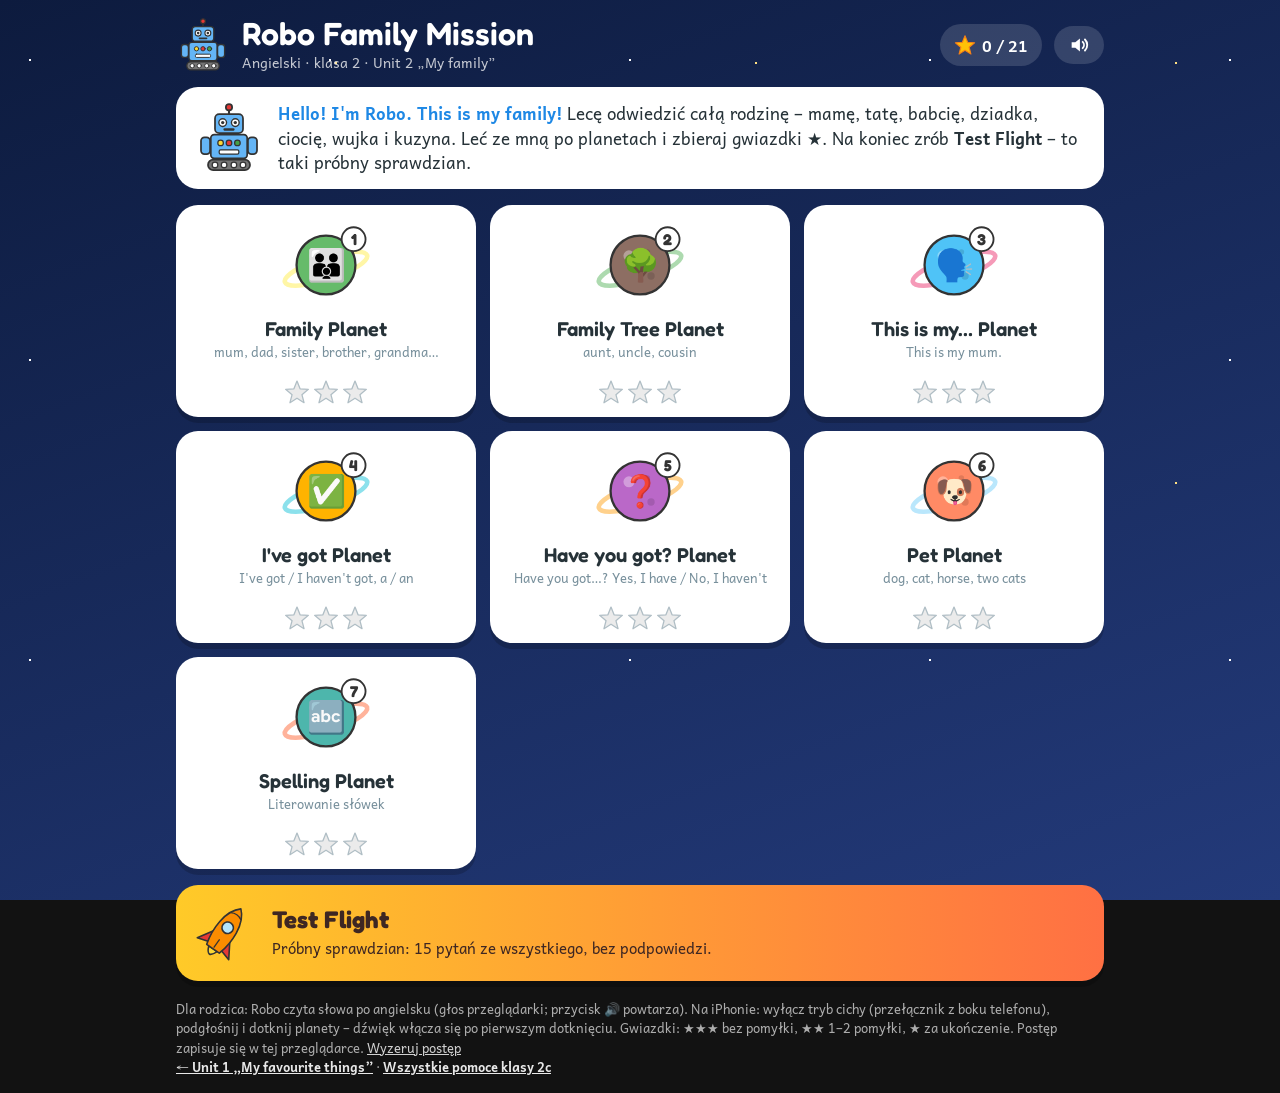
<file: angielski/unit2/index.html>
<!doctype html>
<html lang="pl">
<head>
<meta charset="utf-8">
<meta name="viewport" content="width=device-width, initial-scale=1">
<meta name="robots" content="noindex, nofollow">
<title>Robo Family Mission</title>
<link rel="preconnect" href="https://fonts.googleapis.com">
<link rel="preconnect" href="https://fonts.gstatic.com" crossorigin>
<link href="https://fonts.googleapis.com/css2?family=Andika:wght@400;700&family=Fredoka:wght@500;600&display=swap" rel="stylesheet">
<style>
  :root {
    --bg1: #0d1b3e; --bg2: #233a7a; --card: #ffffff; --ink: #263238; --muted: #78909C;
    --ok: #43A047; --bad: #E53935; --gold: #FFC107; --accent: #1E88E5;
  }
  :root { color-scheme: dark; }               /* single, deliberately dark "space" look */
  * { box-sizing: border-box; }
  html, body { margin: 0; min-height: 100%; }
  body { min-height: 100vh; overflow-x: hidden; }
  body {
    font-family: 'Andika', 'Comic Sans MS', sans-serif; color: var(--ink);
    background: radial-gradient(1.5px 1.5px at 10% 20%, #fff 50%, transparent 51%),
                radial-gradient(1px 1px at 30% 70%, #fff 50%, transparent 51%),
                radial-gradient(2px 2px at 80% 15%, #FFE082 50%, transparent 51%),
                radial-gradient(1px 1px at 60% 40%, #fff 50%, transparent 51%),
                radial-gradient(1.5px 1.5px at 90% 80%, #fff 50%, transparent 51%),
                radial-gradient(1px 1px at 45% 90%, #fff 50%, transparent 51%),
                linear-gradient(160deg, var(--bg1), var(--bg2));
    background-size: 300px 300px, 260px 260px, 420px 420px, 200px 200px, 340px 340px, 280px 280px, 100% 100%;
    background-attachment: fixed;
    -webkit-tap-highlight-color: transparent; user-select: none;
  }
  button { font: inherit; cursor: pointer; color: inherit; }
  svg { display: block; }
  .ic { width: 100%; height: 100%; }
  .wrap { max-width: 960px; margin: 0 auto; padding: 16px; }

  /* top bar */
  .top { display: flex; align-items: center; gap: 12px; color: #fff; margin-bottom: 14px; }
  .top .logo { width: 54px; height: 54px; flex: none; }
  .top h1 { font-family: 'Fredoka', sans-serif; font-weight: 600; font-size: clamp(22px, 4vw, 32px); margin: 0; line-height: 1.1; }
  .top .sub { font-size: 14px; opacity: .75; }
  .top .sp { flex: 1; }
  .pill { background: rgba(255,255,255,.14); border: 0; border-radius: 30px; padding: 8px 14px; color: #fff; font-weight: 700;
          display: inline-flex; align-items: center; gap: 6px; white-space: nowrap; }
  .pill svg { width: 22px; height: 22px; }
  .pill:hover { background: rgba(255,255,255,.24); }

  /* map */
  .hello { display: flex; gap: 14px; align-items: center; background: var(--card); border-radius: 22px; padding: 14px 18px; margin-bottom: 16px; }
  .hello .ic { width: 70px; height: 70px; flex: none; }
  .hello p { margin: 0; font-size: 17px; line-height: 1.45; }
  .hello b.en { color: var(--accent); }
  .planets { display: grid; grid-template-columns: repeat(3, 1fr); gap: 14px; }
  @media (max-width: 640px) { .planets { grid-template-columns: repeat(2, 1fr); } }
  .planet { background: var(--card); border: 0; border-radius: 22px; padding: 14px 10px 12px; text-align: center; transition: transform .15s;
            box-shadow: 0 6px 0 rgba(0,0,0,.18); }
  .planet:hover { transform: translateY(-3px) rotate(-1deg); }
  .planet .orb { width: 92px; height: 92px; margin: 0 auto 6px; }
  .planet .nm { font-family: 'Fredoka', sans-serif; font-size: 20px; font-weight: 600; }
  .planet .pl { font-size: 13px; color: var(--muted); min-height: 2.6em; }
  .stars3 { display: flex; justify-content: center; gap: 3px; margin-top: 4px; }
  .stars3 svg { width: 26px; height: 26px; }
  .testbtn { margin-top: 16px; width: 100%; border: 0; border-radius: 22px; padding: 16px; display: flex; align-items: center; gap: 16px;
             background: linear-gradient(90deg, #FFCA28, #FF7043); color: #3E2723; box-shadow: 0 6px 0 rgba(0,0,0,.2); text-align: left; }
  .testbtn .ic { width: 64px; height: 64px; flex: none; transform: rotate(35deg); }
  .testbtn b { font-family: 'Fredoka', sans-serif; font-size: 24px; display: block; }
  .testbtn span { font-size: 15px; }
  .testbtn .best { margin-left: auto; font-weight: 700; font-size: 18px; white-space: nowrap; }
  .done-banner { background: linear-gradient(90deg, #66BB6A, #26A69A); color: #fff; border-radius: 22px; padding: 12px 18px; margin-bottom: 16px;
                 font-size: 18px; display: flex; align-items: center; gap: 12px; }
  .done-banner .ic { width: 48px; height: 48px; flex: none; }
  .foot { color: rgba(255,255,255,.65); font-size: 13px; margin-top: 18px; line-height: 1.5; }
  .foot a { color: rgba(255,255,255,.9); font-weight: 700; }
  .foot button { background: none; border: 0; color: rgba(255,255,255,.8); text-decoration: underline; padding: 0; }

  /* play */
  .bar { display: flex; align-items: center; gap: 12px; margin-bottom: 12px; }
  .track { flex: 1; height: 18px; background: rgba(255,255,255,.18); border-radius: 10px; position: relative; }
  .track .fill { position: absolute; left: 0; top: 0; bottom: 0; border-radius: 10px; background: linear-gradient(90deg, #FFCA28, #FF7043); transition: width .4s; }
  .track .rk { position: absolute; top: 50%; width: 46px; height: 46px; transform: translate(-50%, -50%) rotate(90deg); transition: left .4s; }
  .track .home { position: absolute; right: -10px; top: 50%; transform: translateY(-50%); width: 34px; height: 34px; border-radius: 50%;
                 background: radial-gradient(circle at 35% 35%, #A5D6A7, #2E7D32); border: 3px solid #fff; }
  .card { background: var(--card); border-radius: 26px; padding: 18px 20px 22px; box-shadow: 0 8px 0 rgba(0,0,0,.18); position: relative; }
  .qhead { display: flex; align-items: flex-start; gap: 12px; }
  .qhead .t { font-family: 'Fredoka', sans-serif; font-size: clamp(22px, 3.6vw, 30px); font-weight: 600; line-height: 1.15; }
  .qhead .p { color: var(--muted); font-size: 15px; margin-top: 2px; }
  .speak { margin-left: auto; flex: none; width: 58px; height: 58px; border-radius: 50%; border: 0; background: #E3F2FD; display: flex;
           align-items: center; justify-content: center; }
  .speak svg { width: 32px; height: 32px; }
  .speak:hover { background: #BBDEFB; }
  .prompt { display: flex; justify-content: center; align-items: center; min-height: 120px; margin: 14px 0; text-align: center; }
  .prompt .big { width: 170px; height: 170px; }
  .prompt .word { font-family: 'Fredoka', sans-serif; font-size: clamp(40px, 8vw, 64px); font-weight: 600; color: var(--accent); }
  .prompt .digit { font-family: 'Fredoka', sans-serif; font-size: 96px; font-weight: 600; color: #FF7043; line-height: 1; }
  .prompt .sentence { font-size: clamp(24px, 4.4vw, 34px); font-weight: 700; display: flex; align-items: center; gap: 18px; flex-wrap: wrap; justify-content: center; }
  .prompt .sentence .pic { width: 130px; height: 130px; }
  .gap { display: inline-block; min-width: 110px; border-bottom: 4px dashed #90A4AE; color: transparent; }
  .gap.filled { color: var(--ok); border-color: var(--ok); }
  .bigspeak { width: 130px; height: 130px; border-radius: 50%; border: 0; background: #E3F2FD; display: flex; align-items: center; justify-content: center;
              animation: pulse 1.6s infinite; }
  .bigspeak svg { width: 70px; height: 70px; }
  @keyframes pulse { 50% { transform: scale(1.06); } }
  .countbox { display: flex; flex-wrap: wrap; gap: 6px 8px; max-width: 300px; justify-content: flex-start; }
  .countbox .ic { width: 52px; height: 52px; }
  .riddle { font-size: clamp(22px, 4vw, 30px); font-weight: 700; line-height: 1.4; max-width: 640px; }

  .opts { display: grid; gap: 12px; }
  .opts.pics { grid-template-columns: repeat(4, 1fr); }
  .opts.pics3 { grid-template-columns: repeat(3, 1fr); max-width: 620px; margin: 0 auto; }
  .opts.words { grid-template-columns: repeat(auto-fit, minmax(150px, 1fr)); }
  .opts.two { grid-template-columns: 1fr 1fr; max-width: 620px; margin: 0 auto; }
  @media (max-width: 640px) { .opts.pics { grid-template-columns: repeat(2, 1fr); } }
  .opt { border: 3px solid #CFD8DC; background: #fff; border-radius: 20px; padding: 10px; min-height: 76px; display: flex; align-items: center;
         justify-content: center; font-size: clamp(22px, 3.6vw, 30px); font-weight: 700; transition: transform .1s, border-color .2s, background .2s; }
  .opt:hover { border-color: var(--accent); transform: translateY(-2px); }
  .opt .ic { width: 110px; height: 110px; }
  .opt.ok { border-color: var(--ok); background: #E8F5E9; animation: pop .35s; }
  .opt.bad { border-color: var(--bad); background: #FFEBEE; animation: shake .4s; opacity: .55; pointer-events: none; }
  .opt.hint { animation: glow 1s infinite; }
  @keyframes pop { 50% { transform: scale(1.08); } }
  @keyframes shake { 20%, 60% { transform: translateX(-8px); } 40%, 80% { transform: translateX(8px); } }
  @keyframes glow { 50% { box-shadow: 0 0 0 8px rgba(255, 193, 7, .55); } }

  .slots { display: flex; justify-content: center; gap: 8px; margin: 6px 0 18px; flex-wrap: wrap; }
  .slot { width: 58px; height: 68px; border-bottom: 5px solid #90A4AE; font-family: 'Fredoka', sans-serif; font-size: 46px; font-weight: 600;
          display: flex; align-items: center; justify-content: center; color: var(--ok); }
  .slot.cur { border-color: var(--gold); }
  .tiles { display: flex; justify-content: center; gap: 10px; flex-wrap: wrap; }
  .tile { width: 66px; height: 66px; border-radius: 16px; border: 0; background: #FFE082; box-shadow: 0 5px 0 #FFA000; font-family: 'Fredoka', sans-serif;
          font-size: 38px; font-weight: 600; transition: transform .1s; }
  .tile:hover { transform: translateY(-2px); }
  .tile.used { visibility: hidden; }
  .tile.bad { background: #FFCDD2; box-shadow: 0 5px 0 #E57373; animation: shake .4s; }

  .robo { position: absolute; right: 14px; bottom: -6px; width: 90px; height: 90px; transition: transform .3s; pointer-events: none; }
  .robo.happy { animation: hop .6s; }
  @keyframes hop { 30% { transform: translateY(-24px) rotate(-8deg); } 60% { transform: translateY(0) rotate(6deg); } }
  .bubble { position: absolute; right: 104px; bottom: 40px; background: #263238; color: #fff; border-radius: 16px; padding: 8px 14px; font-weight: 700;
            font-size: 20px; opacity: 0; transform: translateY(8px); transition: all .25s; pointer-events: none; white-space: nowrap; }
  .bubble.show { opacity: 1; transform: none; }
  .bubble.bad { background: #C62828; }

  /* result */
  .result { text-align: center; }
  .result h2 { font-family: 'Fredoka', sans-serif; font-size: clamp(30px, 6vw, 46px); margin: 6px 0; }
  .result .bigstars { display: flex; justify-content: center; gap: 10px; margin: 10px 0; }
  .result .bigstars svg { width: 84px; height: 84px; }
  .result .bigstars svg.on { animation: pop .5s backwards; }
  .result p { font-size: 20px; margin: 6px 0; }
  .result .btns { display: flex; justify-content: center; gap: 12px; margin-top: 16px; flex-wrap: wrap; }
  .btn { border: 0; border-radius: 30px; padding: 12px 26px; font-weight: 700; font-size: 20px; color: #fff; background: var(--accent); box-shadow: 0 5px 0 #1565C0; }
  .btn.green { background: var(--ok); box-shadow: 0 5px 0 #2E7D32; }
  .review { text-align: left; max-width: 560px; margin: 12px auto 0; font-size: 16px; color: #555; background: #FFF8E1; border-radius: 14px; padding: 10px 16px; }
  /* phone */
  @media (max-width: 560px) {
    .wrap { padding: 12px 16px; }
    .top { gap: 8px; flex-wrap: wrap; }
    .top .logo, .top .sub { display: none; }
    .top h1 { font-size: 20px; }
    .pill { padding: 6px 10px; }
    .hello { padding: 12px; }
    .hello .ic { width: 48px; height: 48px; }
    .hello p { font-size: 15px; }
    .planets { gap: 10px; }
    .planet .orb { width: 70px; height: 70px; }
    .planet .nm { font-size: 17px; }
    .testbtn { padding: 12px; gap: 10px; }
    .testbtn .ic { width: 44px; height: 44px; }
    .testbtn b { font-size: 20px; }
    .card { padding: 14px 14px 18px; }
    .speak { width: 48px; height: 48px; }
    .prompt .big { width: 130px; height: 130px; }
    .prompt .digit { font-size: 76px; }
    .opt { min-height: 64px; padding: 8px; }
    .opt .ic { width: 84px; height: 84px; }
    .opts.pics3 .opt .ic { width: 72px; height: 72px; }
    .countbox .ic { width: 42px; height: 42px; }
    .countbox { max-width: 250px; }
    .slot { width: 40px; height: 54px; font-size: 34px; }
    .tile { width: 52px; height: 52px; font-size: 30px; }
    .robo { width: 64px; height: 64px; right: 8px; }
    .bubble { right: 76px; font-size: 17px; }
    .result .bigstars svg { width: 64px; height: 64px; }
  }
  @media (prefers-reduced-motion: reduce) { *, *::before, *::after { animation: none !important; transition: none !important; } }
  .confetti { position: fixed; top: -20px; width: 12px; height: 16px; border-radius: 3px; z-index: 50; pointer-events: none; animation: fall linear forwards; }
  @keyframes fall { to { transform: translateY(110vh) rotate(720deg); } }

  /* Unit 2: emoji pictures, family tree and Robo's card */
  .emo { font-size: 110px; line-height: 1.1; font-family: 'Apple Color Emoji', 'Segoe UI Emoji', 'Noto Color Emoji', sans-serif; }
  .opt .emo { font-size: 60px; }
  .opt .emo.sm { font-size: 40px; letter-spacing: -6px; }
  .sentence .pic.emo { width: auto; height: auto; font-size: 90px; }
  .tree { display: inline-flex; flex-direction: column; align-items: center; gap: 4px; }
  .trow { display: flex; gap: 8px; justify-content: center; align-items: flex-start; }
  .tfam { border: 3px dashed #B39DDB; border-radius: 16px; padding: 6px; display: flex; flex-direction: column; gap: 6px; }
  .tline { width: 4px; height: 12px; background: #B39DDB; border-radius: 2px; }
  .tp { font-size: 38px; width: 58px; height: 64px; display: flex; flex-direction: column; align-items: center; justify-content: center; border-radius: 12px; background: #fff;
    line-height: 1; box-shadow: 0 2px 0 #D1C4E9; font-family: 'Apple Color Emoji', 'Segoe UI Emoji', 'Noto Color Emoji', sans-serif; }
  .tp small { font: 700 12px 'Fredoka', sans-serif; color: #0277BD; margin-top: 2px; }
  .tp.me { background: #E1F5FE; }
  .tp.hl { background: #FFF59D; box-shadow: 0 0 0 4px #FFB300; animation: tpPulse 1.2s ease-in-out infinite; }
  @keyframes tpPulse { 50% { transform: scale(1.08); } }
  .card2 { display: inline-block; background: #FFFDE7; border-radius: 16px; padding: 8px 14px; box-shadow: 0 3px 0 #FFE082; text-align: left; }
  .card2 h4 { margin: 0 0 4px; font: 700 18px 'Fredoka', sans-serif; text-align: center; }
  .crow { display: flex; align-items: center; gap: 10px; font-size: 20px; font-weight: 700; padding: 2px 4px; border-radius: 8px; }
  .crow .ce { font-size: 28px; width: 44px; text-align: center; font-family: 'Apple Color Emoji', 'Segoe UI Emoji', 'Noto Color Emoji', sans-serif; }
  .crow b { margin-left: auto; font-size: 22px; }
  .crow.hl { background: #FFF59D; }
  .opts.list { grid-template-columns: 1fr; max-width: 620px; margin: 0 auto; }
  .opts.list .opt { font-size: 22px; }
  .row2 { display: flex; gap: 18px; align-items: center; justify-content: center; flex-wrap: wrap; }
  @media (max-width: 640px) { .tp { font-size: 30px; width: 46px; height: 54px; } .emo { font-size: 84px; } .opt .emo { font-size: 48px; } .crow { font-size: 18px; } }
</style>
<!-- Anonymous visit counter (GoatCounter, no cookies); roboTrack(name) records an event such as a finished level. -->
<script data-goatcounter="https://robo-klasa-2c.goatcounter.com/count" async src="https://gc.zgo.at/count.js"></script>
<script>window.roboTrack = function (n, t) { t = t || 0; try { var g = window.goatcounter; if (g && g.count) g.count({ path: n, title: n, event: true }); else if (t < 20) setTimeout(function () { roboTrack(n, t + 1); }, 500); } catch (e) {} };</script>
<!-- roboPlayer(section): once per device 'nowy gracz' on the first game start, then 'gracz wraca' at most once a day (only a date is stored). -->
<script>window.roboPlayer = function (s) { try { var k = 'robo-gracz-' + s, d = new Date().toDateString(), last = localStorage.getItem(k); if (last === d) return; localStorage.setItem(k, d); roboTrack(s + ' · ' + (last ? 'gracz wraca' : 'nowy gracz')); } catch (e) {} };</script>
</head>
<body>
<div class="wrap" id="app"></div>

<script>
/* =================== pictures =================== */
const C = { red:'#E53935', blue:'#1E88E5', yellow:'#FDD835', green:'#43A047', orange:'#FB8C00', pink:'#F06292',
            purple:'#8E24AA', brown:'#795548', black:'#263238', white:'#FFFFFF', grey:'#9E9E9E' };
const ST = 'stroke="#333" stroke-linejoin="round" stroke-linecap="round"';
const S2 = ST + ' stroke-width="2.5"';
const pt = (cx, cy, r, a) => [cx + r * Math.cos(a), cy + r * Math.sin(a)].map(v => v.toFixed(1));

function icon(name, f) {
  const m = f || '#fff';
  const k = c => f ? c : '#fff';
  const lc = f || '#333';
  const shine = (cx, cy, rx, ry, rot = -25) => f && f !== C.white
    ? `<ellipse cx="${cx}" cy="${cy}" rx="${rx}" ry="${ry}" fill="#fff" opacity=".35" transform="rotate(${rot} ${cx} ${cy})"/>` : '';
  const glass = f ? '#B3E5FC' : '#fff';
  let s = '';
  switch (name) {
    case 'robot':
      s = `<line x1="50" y1="6" x2="50" y2="17" stroke="#333" stroke-width="3"/>
           <circle cx="50" cy="6" r="4.5" fill="${k(C.red)}" ${S2}/>
           <rect x="10" y="49" width="13" height="24" rx="5" fill="${m}" ${S2}/>
           <rect x="77" y="49" width="13" height="24" rx="5" fill="${m}" ${S2}/>
           <rect x="30" y="16" width="40" height="27" rx="6" fill="${m}" ${S2}/>
           <circle cx="41" cy="28" r="5.5" fill="#fff" ${ST} stroke-width="2"/><circle cx="41" cy="28" r="2.4" fill="#333"/>
           <circle cx="59" cy="28" r="5.5" fill="#fff" ${ST} stroke-width="2"/><circle cx="59" cy="28" r="2.4" fill="#333"/>
           <rect x="42" y="36" width="16" height="3.5" rx="1.5" fill="#333"/>
           <rect x="24" y="45" width="52" height="34" rx="5" fill="${m}" ${S2}/>
           <circle cx="38" cy="57" r="4" fill="${k(C.yellow)}" ${ST} stroke-width="1.8"/>
           <circle cx="50" cy="57" r="4" fill="${k(C.red)}" ${ST} stroke-width="1.8"/>
           <circle cx="62" cy="57" r="4" fill="${k(C.green)}" ${ST} stroke-width="1.8"/>
           <rect x="36" y="67" width="28" height="6" rx="2" fill="#fff" ${ST} stroke-width="1.8"/>
           <rect x="20" y="81" width="60" height="15" rx="7.5" fill="${k('#757575')}" ${S2}/>
           ${[30, 43, 57, 70].map(x => `<circle cx="${x}" cy="88.5" r="4" fill="#fff" ${ST} stroke-width="1.8"/>`).join('')}`;
      break;
    case 'bike':
      s = [24, 76].map(x => `<circle cx="${x}" cy="66" r="17" fill="none" stroke="#333" stroke-width="4"/><circle cx="${x}" cy="66" r="3" fill="#333"/>`).join('')
        + `<path d="M24 66 L42 42 L70 42 L76 66 M42 42 L50 66 L24 66 M50 66 L70 42" fill="none" stroke="${lc}" stroke-width="${f ? 5 : 3}" stroke-linejoin="round" stroke-linecap="round"/>
           <path d="M42 42 L39 32" stroke="#333" stroke-width="3"/><path d="M32 30 L45 30" stroke="#333" stroke-width="5" stroke-linecap="round"/>
           <path d="M70 42 L66 26 L77 24" fill="none" stroke="#333" stroke-width="4" stroke-linecap="round" stroke-linejoin="round"/>
           <circle cx="50" cy="66" r="4.5" fill="#fff" ${ST} stroke-width="2"/>`;
      break;
    case 'scooter':
      s = `<path d="M73 84 L64 18" stroke="#333" stroke-width="8" stroke-linecap="round"/>
           <path d="M73 84 L64 18" stroke="${m}" stroke-width="4.5" stroke-linecap="round"/>
           <path d="M52 18 L76 16" stroke="#333" stroke-width="6" stroke-linecap="round"/>
           <rect x="14" y="76" width="60" height="9" rx="4" fill="${m}" ${S2}/>
           <circle cx="22" cy="90" r="7" fill="#fff" ${S2}/><circle cx="74" cy="90" r="7" fill="#fff" ${S2}/>
           <circle cx="22" cy="90" r="2" fill="#333"/><circle cx="74" cy="90" r="2" fill="#333"/>`;
      break;
    case 'ball':
      s = `<circle cx="50" cy="50" r="40" fill="${m}" ${S2}/>
           ${f ? `<path d="M50 10 Q28 50 50 90 Q38 50 50 10Z" fill="#fff" opacity=".7"/><path d="M50 10 Q72 50 50 90 Q62 50 50 10Z" fill="${C.yellow}" opacity=".8"/>` : ''}
           <path d="M50 10 Q28 50 50 90 M50 10 Q72 50 50 90 M11 44 Q50 34 89 44" fill="none" stroke="#333" stroke-width="2.5"/>
           ${shine(30, 30, 5, 9, 35)}`;
      break;
    case 'bat':
      s = `<path d="M62 62 L84 88" stroke="#333" stroke-width="14" stroke-linecap="round"/>
           <path d="M62 62 L84 88" stroke="${f ? '#D7A86E' : '#fff'}" stroke-width="9" stroke-linecap="round"/>
           <circle cx="42" cy="42" r="31" fill="${m}" ${S2}/>${shine(30, 28, 5, 10, 40)}
           <circle cx="84" cy="18" r="7" fill="#fff" ${ST} stroke-width="2"/>`;
      break;
    case 'watch':
      s = `<rect x="38" y="4" width="24" height="92" rx="8" fill="${m}" ${S2}/>
           ${[14, 22, 78, 86].map(y => `<circle cx="50" cy="${y}" r="1.8" fill="#333"/>`).join('')}
           <rect x="71" y="45" width="6" height="10" rx="2" fill="#bbb" ${ST} stroke-width="1.5"/>
           <circle cx="50" cy="50" r="22" fill="#fff" ${S2}/>
           ${[0, 1, 2, 3].map(i => { const [x, y] = pt(50, 50, 17, i * Math.PI / 2); return `<circle cx="${x}" cy="${y}" r="1.8" fill="#333"/>`; }).join('')}
           <path d="M50 50 L50 37 M50 50 L60 55" stroke="#333" stroke-width="3" stroke-linecap="round"/>`;
      break;
    case 'tv':
      s = `<path d="M40 22 L28 6 M60 22 L72 6" stroke="#333" stroke-width="3" stroke-linecap="round"/>
           <path d="M24 82 L18 94 M76 82 L82 94" stroke="#333" stroke-width="4" stroke-linecap="round"/>
           <rect x="8" y="22" width="84" height="60" rx="8" fill="${m}" ${S2}/>
           <rect x="16" y="30" width="56" height="44" rx="5" fill="${glass}" ${S2}/>
           <circle cx="82" cy="40" r="4" fill="#fff" ${ST} stroke-width="2"/><circle cx="82" cy="54" r="4" fill="#fff" ${ST} stroke-width="2"/>
           ${f ? '<path d="M22 40 Q30 34 36 38" stroke="#fff" stroke-width="3" fill="none" stroke-linecap="round" opacity=".8"/>' : ''}`;
      break;
    case 'computer':
      s = `<rect x="20" y="14" width="60" height="44" rx="4" fill="${m}" ${S2}/>
           <rect x="26" y="20" width="48" height="32" rx="2" fill="${glass}" ${ST} stroke-width="2"/>
           <path d="M12 62 L88 62 L96 80 L4 80 Z" fill="${m}" ${S2}/>
           <path d="M20 67 H80 M17 72 H83" stroke="#333" stroke-width="1.6" stroke-dasharray="4 2"/>
           <rect x="42" y="74.5" width="16" height="3.5" rx="1" fill="#fff" stroke="#333" stroke-width="1.2"/>`;
      break;
    case 'game':
      s = `<rect x="6" y="26" width="88" height="50" rx="16" fill="${m}" ${S2}/>
           <rect x="31" y="34" width="38" height="30" rx="3" fill="${f ? '#C5E1A5' : '#fff'}" ${S2}/>
           <path d="M14 51 H26 M20 45 V57" stroke="#333" stroke-width="4.5" stroke-linecap="round"/>
           <circle cx="81" cy="46" r="4" fill="${k(C.red)}" ${ST} stroke-width="1.8"/><circle cx="75" cy="57" r="4" fill="${k(C.yellow)}" ${ST} stroke-width="1.8"/>
           <path d="M44 56 L50 44 L56 56 Z" fill="${f ? '#33691E' : 'none'}" stroke="#333" stroke-width="1.5" stroke-linejoin="round"/>`;
      break;
    case 'doll': {
      const hair = k('#8D6E63');
      s = `<path d="M34 30 Q30 10 50 9 Q70 10 66 30 L69 46 L31 46 Z" fill="${hair}" ${S2}/>
           <path d="M43 80 L41 95 M57 80 L59 95" stroke="#333" stroke-width="4" stroke-linecap="round"/>
           <path d="M40 50 L25 64 M60 50 L75 64" stroke="#333" stroke-width="4" stroke-linecap="round"/>
           <path d="M40 42 L60 42 L73 83 L27 83 Z" fill="${m}" ${S2}/>
           <circle cx="50" cy="28" r="14" fill="${f ? '#FFE0C2' : '#fff'}" ${S2}/>
           <path d="M36 25 Q50 10 64 25 Q56 19 50 21 Q44 19 36 25 Z" fill="${hair}" ${ST} stroke-width="1.8"/>
           <circle cx="45" cy="29" r="1.9" fill="#333"/><circle cx="55" cy="29" r="1.9" fill="#333"/>
           <path d="M45 34 Q50 38 55 34" fill="none" stroke="#333" stroke-width="1.8" stroke-linecap="round"/>
           ${f ? '<circle cx="42" cy="33" r="2.2" fill="#F48FB1" opacity=".7"/><circle cx="58" cy="33" r="2.2" fill="#F48FB1" opacity=".7"/>' : ''}`;
      break;
    }
    case 'teddy': {
      const lt = f ? '#FFE0B2' : '#fff';
      s = `<circle cx="32" cy="18" r="9" fill="${m}" ${S2}/><circle cx="68" cy="18" r="9" fill="${m}" ${S2}/>
           <circle cx="32" cy="18" r="4" fill="${lt}"/><circle cx="68" cy="18" r="4" fill="${lt}"/>
           <ellipse cx="25" cy="62" rx="8" ry="13" fill="${m}" ${S2} transform="rotate(30 25 62)"/>
           <ellipse cx="75" cy="62" rx="8" ry="13" fill="${m}" ${S2} transform="rotate(-30 75 62)"/>
           <ellipse cx="35" cy="88" rx="11" ry="8" fill="${m}" ${S2}/><ellipse cx="65" cy="88" rx="11" ry="8" fill="${m}" ${S2}/>
           <ellipse cx="50" cy="68" rx="22" ry="22" fill="${m}" ${S2}/>
           <ellipse cx="50" cy="70" rx="12" ry="12" fill="${lt}" ${ST} stroke-width="1.6"/>
           <circle cx="50" cy="34" r="20" fill="${m}" ${S2}/>
           <ellipse cx="50" cy="41" rx="8" ry="6" fill="${lt}" ${ST} stroke-width="1.6"/>
           <ellipse cx="50" cy="38.5" rx="3" ry="2.2" fill="#333"/>
           <path d="M47 43 Q50 46 53 43" fill="none" stroke="#333" stroke-width="1.6" stroke-linecap="round"/>
           <circle cx="43" cy="30" r="2.2" fill="#333"/><circle cx="57" cy="30" r="2.2" fill="#333"/>`;
      break;
    }
    case 'rocket':
      s = `<path d="M42 80 Q50 100 58 80 Z" fill="${k(C.yellow)}" ${S2}/>
           <path d="M36 54 L20 80 L37 75 Z" fill="${k(C.red)}" ${S2}/><path d="M64 54 L80 80 L63 75 Z" fill="${k(C.red)}" ${S2}/>
           <path d="M50 4 C69 20 69 56 62 80 L38 80 C31 56 31 20 50 4 Z" fill="${m}" ${S2}/>
           <path d="M40 18 Q50 12 60 18" fill="none" stroke="#333" stroke-width="2"/>
           <circle cx="50" cy="40" r="9" fill="${glass}" ${S2}/>
           <path d="M50 62 V78" stroke="#333" stroke-width="2"/>`;
      break;
    case 'train':
      s = `<circle cx="22" cy="12" r="5" fill="#eee" stroke="#999" stroke-width="1.5"/><circle cx="31" cy="6" r="4" fill="#eee" stroke="#999" stroke-width="1.5"/>
           <rect x="15" y="20" width="12" height="20" rx="2" fill="${k('#616161')}" ${S2}/>
           <rect x="6" y="40" width="50" height="32" rx="4" fill="${m}" ${S2}/>
           <rect x="54" y="28" width="36" height="44" rx="4" fill="${m}" ${S2}/>
           <rect x="50" y="21" width="44" height="8" rx="3" fill="${k(C.blue)}" ${S2}/>
           <rect x="61" y="35" width="22" height="15" rx="3" fill="${glass}" ${S2}/>
           <path d="M6 72 L0 84 L12 84" fill="none" stroke="#333" stroke-width="2.5" stroke-linejoin="round"/>
           ${[[20, 10], [42, 10], [74, 12]].map(([x, r]) => `<circle cx="${x}" cy="${92 - r}" r="${r}" fill="${k('#455A64')}" ${S2}/><circle cx="${x}" cy="${92 - r}" r="3" fill="#fff" ${ST} stroke-width="1.5"/>`).join('')}`;
      break;
    case 'car':
      s = `<path d="M8 68 L8 54 Q8 46 18 45 L28 32 Q31 28 38 28 L66 28 Q72 28 76 33 L84 45 Q92 46 92 54 L92 68 Z" fill="${m}" ${S2}/>
           <path d="M33 33 L47 33 L47 45 L24 45 Z" fill="${glass}" ${ST} stroke-width="2"/>
           <path d="M52 33 L66 33 Q69 33 71 36 L77 45 L52 45 Z" fill="${glass}" ${ST} stroke-width="2"/>
           <circle cx="87" cy="53" r="3" fill="${k(C.yellow)}" ${ST} stroke-width="1.5"/>
           <path d="M48 52 H55" stroke="#333" stroke-width="2.5" stroke-linecap="round"/>
           <circle cx="28" cy="69" r="11" fill="${k('#455A64')}" ${S2}/><circle cx="72" cy="69" r="11" fill="${k('#455A64')}" ${S2}/>
           <circle cx="28" cy="69" r="4" fill="#fff" ${ST} stroke-width="1.5"/><circle cx="72" cy="69" r="4" fill="#fff" ${ST} stroke-width="1.5"/>`;
      break;
    case 'cake':
      s = `<ellipse cx="50" cy="89" rx="42" ry="6" fill="#fff" ${S2}/>
           <rect x="16" y="58" width="68" height="30" rx="4" fill="${m}" ${S2}/>
           <path d="M16 58 H84 V64 Q78 72 72 64 Q66 72 60 64 Q54 72 48 64 Q42 72 36 64 Q30 72 24 64 Q20 70 16 64 Z" fill="#fff" ${ST} stroke-width="2"/>
           <rect x="28" y="36" width="44" height="22" rx="4" fill="${f ? '#F8BBD0' : '#fff'}" ${S2}/>
           ${[37, 48, 59].map(x => `<rect x="${x}" y="20" width="5" height="16" rx="1.5" fill="${k(C.blue)}" ${ST} stroke-width="1.6"/>
             <path d="M${x + 2.5} 9 Q${x + 7} 15 ${x + 2.5} 18 Q${x - 2} 15 ${x + 2.5} 9 Z" fill="${k(C.orange)}" ${ST} stroke-width="1.4"/>`).join('')}
           ${f ? [24, 40, 56, 72].map(x => `<circle cx="${x + 4}" cy="78" r="2.5" fill="#fff" opacity=".8"/>`).join('') : ''}`;
      break;
  }
  return `<svg viewBox="0 0 100 100" class="ic">${s}</svg>`;
}
function splat(f) {
  return `<svg viewBox="0 0 100 100" class="ic">
    <path d="M50 12 C62 10 66 22 78 20 C92 18 92 34 86 44 C82 52 94 60 88 72 C82 84 68 80 60 88 C52 96 40 90 32 86 C20 80 8 78 12 64 C15 54 6 46 12 36 C18 24 34 26 38 18 C41 13 45 12 50 12Z" fill="${f}" ${S2}/>
    <circle cx="89" cy="89" r="5" fill="${f}" ${S2}/><circle cx="11" cy="13" r="4" fill="${f}" ${S2}/><circle cx="91" cy="12" r="3" fill="${f}" ${S2}/>
  </svg>`;
}
function star(on) {
  const p = []; for (let i = 0; i < 10; i++) p.push(pt(50, 54, i % 2 ? 20 : 46, -Math.PI / 2 + i * Math.PI / 5).join(','));
  return `<svg viewBox="0 0 100 100" class="${on ? 'on' : ''}"><polygon points="${p.join(' ')}" fill="${on ? '#FFC107' : 'rgba(0,0,0,.08)'}" stroke="${on ? '#F57F17' : '#B0BEC5'}" stroke-width="5" stroke-linejoin="round"/></svg>`;
}
const SPEAKER = `<svg viewBox="0 0 24 24"><path d="M4 9v6h4l5 4V5L8 9H4z" fill="#1E88E5"/><path d="M16 8.5a5 5 0 0 1 0 7M18.5 6a8.5 8.5 0 0 1 0 12" fill="none" stroke="#1E88E5" stroke-width="2" stroke-linecap="round"/></svg>`;
const SPEAKER_W = SPEAKER.replace(/#1E88E5/g, '#fff');
const MUTE_W = `<svg viewBox="0 0 24 24"><path d="M4 9v6h4l5 4V5L8 9H4z" fill="#fff"/><path d="M16 9l5 6M21 9l-5 6" stroke="#fff" stroke-width="2" stroke-linecap="round"/></svg>`;
function planetOrb(col, ring, n, icon) {
  return `<svg viewBox="0 0 100 100" class="orb">
    <ellipse cx="50" cy="54" rx="47" ry="12" fill="none" stroke="${ring}" stroke-width="5" transform="rotate(-18 50 54)" opacity=".9"/>
    <circle cx="50" cy="50" r="32" fill="${col}" stroke="#333" stroke-width="2.5"/>
    <circle cx="38" cy="40" r="6" fill="#fff" opacity=".35"/><circle cx="62" cy="62" r="4" fill="#000" opacity=".12"/><circle cx="58" cy="36" r="3" fill="#000" opacity=".12"/>
    ${icon ? `<text x="50" y="62" text-anchor="middle" font-size="34" font-family="Apple Color Emoji, Segoe UI Emoji, Noto Color Emoji, sans-serif">${icon}</text><circle cx="80" cy="22" r="13" fill="#fff" stroke="#333" stroke-width="2"/><text x="80" y="28.5" text-anchor="middle" font-size="17" font-weight="700" fill="#333" font-family="Fredoka, sans-serif">${n}</text>` : `<text x="50" y="60" text-anchor="middle" font-size="28" font-weight="700" fill="#fff" stroke="#333" stroke-width="1" font-family="Fredoka, sans-serif">${n}</text>`}
  </svg>`;
}

/* =================== vocabulary: Unit 2 "My family" =================== */
const NW = ['zero', 'one', 'two', 'three', 'four', 'five', 'six', 'seven', 'eight', 'nine', 'ten'];
const PEOPLE = [                              // people that a single picture shows clearly
  { w: 'mum', e: '👩' }, { w: 'dad', e: '👨' }, { w: 'sister', e: '👧' }, { w: 'brother', e: '👦' },
  { w: 'grandma', e: '👵' }, { w: 'granddad', e: '👴' }, { w: 'baby sister', e: '👶' },
];
const REL = { mum: '👩', dad: '👨', sister: '👧', brother: '👦', grandma: '👵', granddad: '👴', aunt: '👩‍🦰', uncle: '🧔', cousin: '🧒', 'baby sister': '👶', family: '👨‍👩‍👧‍👦' };
const PETS = [{ w: 'dog', pl: 'dogs', e: '🐶' }, { w: 'cat', pl: 'cats', e: '🐱' }, { w: 'horse', pl: 'horses', e: '🐴' }];
const art = w => /^[aeiou]/.test(w) ? 'an' : 'a';
const withArt = w => `${art(w)} ${w}`;
const emo = (e, cls = '') => `<span class="emo${cls ? ' ' + cls : ''}">${e}</span>`;
/* things on Robo's card (Robo talks about itself): family members and pets, sometimes two of them */
const ITEMS = [
  ...['brother', 'sister', 'baby sister', 'grandma', 'granddad', 'aunt', 'uncle', 'cousin'].map(w => ({ key: w, a: withArt(w), bare: w, e: REL[w] })),
  ...PETS.map(p => ({ key: p.w, a: withArt(p.w), bare: p.w, e: p.e })),
  { key: 'sisters2', a: 'two sisters', bare: 'sister', e: '👧👧' }, { key: 'brothers2', a: 'two brothers', bare: 'brother', e: '👦👦' },
  { key: 'cats2', a: 'two cats', bare: 'cat', e: '🐱🐱' }, { key: 'dogs2', a: 'two dogs', bare: 'dog', e: '🐶🐶' },
];
const SPELL = ['mum', 'dad', 'sister', 'brother', 'grandma', 'granddad', 'aunt', 'uncle', 'cousin', 'family', 'dog', 'cat', 'horse'];
const WEAK_SPELL = ['granddad', 'cousin', 'aunt', 'uncle', 'brother', 'family'];

/* =================== helpers =================== */
const rnd = n => Math.floor(Math.random() * n);
const pick = a => a[rnd(a.length)];
const shuffle = a => { const b = [...a]; for (let i = b.length - 1; i > 0; i--) { const j = rnd(i + 1); [b[i], b[j]] = [b[j], b[i]]; } return b; };
const sample = (a, k) => shuffle(a).slice(0, k);
const coin = () => Math.random() < .5;
function nearNumbers(n, k) {
  const cand = [n - 1, n + 1, n - 2, n + 2, n + 10, n - 10, n + 3].filter(x => x >= 1 && x <= 15 && x !== n);
  const out = [...new Set(sample(cand, Math.min(k, cand.length)))];
  while (out.length < k) { const x = 1 + rnd(15); if (x !== n && !out.includes(x)) out.push(x); }
  return out;
}

/* =================== sound & speech =================== */
let soundOn = true, voice = null, actx = null;
try { soundOn = localStorage.getItem('robo-u2-sound') !== 'off'; } catch (e) {}
/* The first matching voice is often a robotic one (iOS 17+ lists Eloquence voices like Eddy or Grandma first),
   so rank all English voices and take the most natural one, preferring British English. */
const ROBOTIC = /eloquence|\b(eddy|flo|grandma|grandpa|reed|rocko|sandy|shelley|albert|fred|junior|kathy|ralph|zarvox|trinoids|whisper|bubbles|jester|organ|superstar|wobble|bells|boing|cellos|bahh)\b/i;
function voiceScore(v) {
  const lang = (v.lang || '').toLowerCase().replace('_', '-'), id = `${v.name} ${v.voiceURI}`;
  if (!lang.startsWith('en')) return -1;
  let s = lang === 'en-gb' ? 100 : 50;
  if (/natural|neural/i.test(id)) s += 40;
  if (/premium/i.test(id)) s += 35;
  if (/enhanced/i.test(id)) s += 30;
  if (/google/i.test(id)) s += 25;
  if (/online|network/i.test(id)) s += 5;
  if (/compact/i.test(id)) s -= 5;
  if (ROBOTIC.test(id)) s -= 80;
  return s;
}
function loadVoices() {
  if (!('speechSynthesis' in window)) return;
  let top = -1; voice = null;
  speechSynthesis.getVoices().forEach(v => { const s = voiceScore(v); if (s > top) { top = s; voice = v; } });
}
if ('speechSynthesis' in window) { loadVoices(); speechSynthesis.onvoiceschanged = loadVoices; }
let lastUtterance = null;                    // keep a reference: some browsers drop utterances that get garbage-collected
const IS_IOS = /iP(hone|ad|od)/.test(navigator.userAgent) || (navigator.platform === 'MacIntel' && navigator.maxTouchPoints > 1);
let sayTimer = null;
function stopSpeech() {
  clearTimeout(sayTimer); sayTimer = null;
  if ('speechSynthesis' in window) speechSynthesis.cancel();
}
const speechBusy = () => sayTimer != null || ('speechSynthesis' in window && (speechSynthesis.speaking || speechSynthesis.pending));
/* Run fn after at least minMs AND after Robo has finished speaking (+ a short pause), so slow voices
   are not cut off by the next question. 15 s safety cap: some browsers never clear "speaking". */
function afterSpeech(minMs, fn) {
  const st = state, t0 = Date.now();
  let quiet = 0;
  (function check() {
    if (state !== st) return;                         // player left the level meanwhile
    const el = Date.now() - t0;
    quiet = speechBusy() ? 0 : quiet + 150;
    if (el >= minMs && (!soundOn || quiet >= 300 || el > 15000)) return fn();
    setTimeout(check, 150);
  })();
}
function say(text) {
  if (!soundOn || !text || !('speechSynthesis' in window)) return;
  if (!voice) loadVoices();
  clearTimeout(sayTimer); sayTimer = null;
  const busy = speechSynthesis.speaking || speechSynthesis.pending;
  if (busy) speechSynthesis.cancel();
  const u = new SpeechSynthesisUtterance(text);
  u.lang = 'en-GB'; if (voice) u.voice = voice; u.rate = .82; u.pitch = 1.1;
  lastUtterance = u;
  const go = () => { sayTimer = null; if (!soundOn || lastUtterance !== u) return; speechSynthesis.speak(u); if (speechSynthesis.paused) speechSynthesis.resume(); };
  // Android Chrome often drops an utterance spoken right after cancel() - give it a moment there
  if (busy && !IS_IOS) sayTimer = setTimeout(go, 150); else go();
}
/* iPhone/iPad (Safari and Chrome on iOS) allow sound only after it was started inside a tap.
   On the first touch play a silent sound and a silent utterance; later speech and beeps then work. */
let audioUnlocked = false;
function unlockAudio() {
  if (audioUnlocked) return;
  audioUnlocked = true;
  try {
    actx = actx || new (window.AudioContext || window.webkitAudioContext)();
    if (actx.state === 'suspended') actx.resume();
    const src = actx.createBufferSource();
    src.buffer = actx.createBuffer(1, 1, 22050); src.connect(actx.destination); src.start(0);
  } catch (e) {}
  try {
    if (IS_IOS && 'speechSynthesis' in window) { const u = new SpeechSynthesisUtterance(' '); u.volume = 0; lastUtterance = u; speechSynthesis.speak(u); }
  } catch (e) {}
}
['touchend', 'pointerup', 'keydown'].forEach(ev => document.addEventListener(ev, unlockAudio, { capture: true, passive: true }));
function tone(freqs, dur = .11, type = 'sine', vol = .18) {
  if (!soundOn) return;
  try {
    actx = actx || new (window.AudioContext || window.webkitAudioContext)();
    if (actx.state === 'suspended') actx.resume();
    freqs.forEach((f, i) => {
      const o = actx.createOscillator(), g = actx.createGain(), t = actx.currentTime + i * dur;
      o.type = type; o.frequency.value = f;
      g.gain.setValueAtTime(.0001, t); g.gain.exponentialRampToValueAtTime(vol, t + .02); g.gain.exponentialRampToValueAtTime(.0001, t + dur);
      o.connect(g).connect(actx.destination); o.start(t); o.stop(t + dur + .03);
    });
  } catch (e) {}
}
const sfxGood = () => tone([523, 659, 784]);
const sfxBad = () => tone([196, 165], .16, 'triangle', .14);
const sfxWin = () => tone([523, 659, 784, 1047, 784, 1047], .13);


/* =================== pictures: family tree and Robo's card =================== */
/* Grandma and granddad on top; my family (mum, dad, me, sister, brother) and my aunt's family (aunt, uncle, cousin) below. */
function tree(hl) {
  const p = w => `<span class="tp${w === hl ? ' hl' : ''}${w === 'me' ? ' me' : ''}">${w === 'me' ? '🙂<small>me</small>' : REL[w]}</span>`;
  return `<div class="tree"><div class="trow">${p('grandma')}${p('granddad')}</div><div class="tline"></div>
    <div class="trow"><div class="tfam"><div class="trow">${p('mum')}${p('dad')}</div><div class="trow">${p('me')}${p('sister')}${p('brother')}</div></div>
    <div class="tfam"><div class="trow">${p('aunt')}${p('uncle')}</div><div class="trow">${p('cousin')}</div></div></div></div>`;
}
const TREE_WHO = ['grandma', 'granddad', 'mum', 'dad', 'aunt', 'uncle', 'sister', 'brother', 'cousin'];
const TREE_TRAP = { aunt: ['mum', 'uncle', 'sister'], uncle: ['dad', 'aunt', 'brother'], cousin: ['brother', 'sister', 'uncle'], mum: ['aunt', 'grandma', 'sister'],
  dad: ['uncle', 'granddad', 'brother'], grandma: ['mum', 'aunt', 'granddad'], granddad: ['dad', 'uncle', 'grandma'], sister: ['cousin', 'mum', 'brother'], brother: ['cousin', 'dad', 'sister'] };
function robotCard(focus) {                   // 5 things, Robo has some of them (✔) and not others (✘)
  const items = sample(ITEMS.filter(x => x !== focus && x.bare !== focus.bare), 4).concat(focus);
  const has = new Map(items.map(x => [x, coin()]));
  if ([...has.values()].every(Boolean)) has.set(items[0], false);
  if (![...has.values()].some(Boolean)) has.set(items[1], true);
  const html = `<div class="card2"><h4>Robo's family and pets</h4>${shuffle(items).map(x => `<div class="crow${x === focus ? ' hl' : ''}"><span class="ce">${x.e}</span><span>${x.a}</span><b>${has.get(x) ? '✔️' : '❌'}</b></div>`).join('')}</div>`;
  return { html, has: has.get(focus) };
}

/* =================== question generators =================== */
function genFamily(i) {
  const x = pick(PEOPLE), mode = i % 3, others = sample(PEOPLE.filter(y => y !== x), 3);
  if (mode === 0) return { key: 'fw' + x.w, t: 'Who is it?', p: 'Kto to jest? Wybierz słowo.', say: 'Who is it?', prompt: emo(x.e), cls: 'words',
    after: `This is my ${x.w}.`, options: shuffle([x, ...others.slice(0, 2)]).map(o => ({ html: o.w, ok: o === x })) };
  if (mode === 1) return { key: 'fl' + x.w, t: 'Listen and find!', p: 'Posłuchaj i znajdź osobę.', say: `my ${x.w}`, listen: true, cls: 'pics',
    after: `This is my ${x.w}.`, options: shuffle([x, ...others]).map(o => ({ html: emo(o.e), ok: o === x })) };
  return { key: 'fp' + x.w, t: `Find: ${x.w}!`, p: 'Przeczytaj słowo i znajdź obrazek.', say: x.w, prompt: `<div class="word">${x.w}</div>`, cls: 'pics',
    after: `This is my ${x.w}.`, options: shuffle([x, ...others]).map(o => ({ html: emo(o.e), ok: o === x })) };
}
function genTree(i) {
  const w = Math.random() < .55 ? pick(['aunt', 'uncle', 'cousin']) : pick(TREE_WHO), mode = i % 2;
  if (mode === 0) return { key: 'tw' + w, t: 'Who is this?', p: 'Ty to 🙂 „me”. Kim dla ciebie jest zaznaczona osoba?', say: 'Who is this?', prompt: tree(w), cls: 'words',
    after: `This is my ${w}.`, options: shuffle([w, ...sample(TREE_TRAP[w], 2)]).map(o => ({ html: o, ok: o === w })) };
  const same = coin(), ask = same ? w : pick(TREE_TRAP[w]), q = `Is this my ${ask}?`;
  return { key: 'ty' + w + ask, t: q, p: 'Patrz na drzewo rodziny. Ty to 🙂 „me”.', say: q, prompt: tree(w), cls: 'two',
    after: same ? `Yes, it is. This is my ${w}.` : `No, it isn't. This is my ${w}.`,
    options: [{ html: 'Yes, it is.', ok: same }, { html: "No, it isn't.", ok: !same }] };
}
function genThisIs(i) {
  const mode = i % 3;
  if (mode === 0) {
    const tr = coin(), w = tr ? pick(['aunt', 'uncle', 'cousin']) : pick(PEOPLE).w;
    const opts = shuffle([w, ...sample((tr ? TREE_TRAP[w] : PEOPLE.map(p => p.w)).filter(o => o !== w), 2)]);
    return { key: 'ti' + w, t: 'This is my…', p: tr ? 'Zaznaczona osoba na drzewie. Ty to 🙂 „me”.' : 'Kto jest na obrazku? Uzupełnij zdanie.', say: null,
      prompt: `<div class="sentence">${tr ? tree(w) : `<div class="pic emo">${REL[w]}</div>`}<div>This is my <span class="gap" data-fill="${w}">____</span>.</div></div>`,
      cls: 'words', fillGap: true, after: `This is my ${w}.`, options: opts.map(o => ({ html: o, ok: o === w })) };
  }
  if (mode === 1) {
    const w = pick(PEOPLE).w, ok = `This is my ${w}.`;
    const opts = shuffle([ok, `This my is ${w}.`, `My this is ${w}.`]);
    return { key: 'to' + w, t: 'Which sentence is correct?', p: 'Które zdanie jest dobrze ułożone?', say: null, prompt: emo(REL[w]), cls: 'list',
      after: ok, options: opts.map(o => ({ html: o, ok: o === ok })) };
  }
  const w = pick(['family', 'mum', 'dad', 'grandma', 'granddad']), opts = shuffle([w, ...sample(['family', 'mum', 'dad', 'grandma', 'granddad', 'brother'].filter(o => o !== w), 2)]);
  return { key: 'tf' + w, t: 'Listen: This is my…', p: 'Posłuchaj i wybierz słowo.', say: `This is my ${w}.`, prompt: emo(REL[w]), cls: 'words',
    after: `This is my ${w}.`, options: opts.map(o => ({ html: o, ok: o === w })) };
}
function genGot(i) {
  const mode = i % 3;
  if (mode === 1) {                                           // a or an
    const w = pick(['aunt', 'uncle', 'aunt', 'uncle', 'brother', 'sister', 'cousin', 'grandma', 'dog', 'cat', 'horse']), a = art(w);
    return { key: 'ga' + w, t: 'a or an?', p: 'Przed a, e, i, o, u piszemy „an”: an aunt, an uncle.', say: null,
      prompt: `<div class="sentence"><div class="pic emo">${REL[w] || PETS.find(p => p.w === w).e}</div><div>I've got <span class="gap" data-fill="${a}">____</span> ${w}.</div></div>`,
      cls: 'two', fillGap: true, after: `I've got ${a} ${w}.`, options: [{ html: 'a', ok: a === 'a' }, { html: 'an', ok: a === 'an' }] };
  }
  const x = pick(ITEMS), card = robotCard(x);
  if (mode === 0) {
    const fill = card.has ? "I've got" : "I haven't got";
    return { key: 'gg' + x.key + card.has, t: "I've got or I haven't got?", p: 'Robo mówi o sobie. Patrz na kartę: ✔️ = ma, ❌ = nie ma.', say: null,
      prompt: `<div class="row2">${card.html}<div class="sentence"><div><span class="gap" data-fill="${fill}">____</span> ${x.a}.</div></div></div>`,
      cls: 'two', fillGap: true, after: `${fill} ${x.a}.`, options: [{ html: "I've got", ok: card.has }, { html: "I haven't got", ok: !card.has }] };
  }
  const saysHas = coin(), s = `${saysHas ? "I've got" : "I haven't got"} ${x.a}.`, ok = saysHas === card.has;
  return { key: 'gt' + x.key + saysHas + card.has, t: 'True or false?', p: 'Robo mówi zdanie. Sprawdź na karcie: prawda ✔️ czy nie ❌?', say: s,
    prompt: `<div class="row2">${card.html}<div class="riddle">„${s}”</div></div>`, cls: 'two',
    after: ok ? `Yes! ${s}` : `No! ${card.has ? "I've got" : "I haven't got"} ${x.a}.`, options: [{ html: '✔️ True', ok }, { html: '❌ False', ok: !ok }] };
}
const ANSWERS = [                             // question topic -> full answers (as in the workbook's "read and match")
  ['brother', 'Have you got a brother?', 'Yes, I\'ve got two brothers.'], ['sister', 'Have you got a sister?', 'No, I haven\'t got a sister.'],
  ['dog', 'Have you got a dog?', 'Yes, I\'ve got two dogs.'], ['cat', 'Have you got a cat?', 'Yes, I\'ve got a cat.'],
  ['horse', 'Have you got a horse?', 'No, I haven\'t got a horse.'], ['grandma', 'Have you got a grandma?', 'Yes, I\'ve got two grandmas.'],
  ['aunt', 'Have you got an aunt?', 'Yes, I\'ve got an aunt.'], ['uncle', 'Have you got an uncle?', 'No, I haven\'t got an uncle.'],
  ['cousin', 'Have you got a cousin?', 'Yes, I\'ve got three cousins.'],
];
function genHave(i) {
  const mode = i % 3;
  if (mode === 0) {
    const x = pick(ITEMS), card = robotCard(x), q = `Have you got ${x.a}?`;
    return { key: 'hy' + x.key + card.has, t: q, p: 'Zapytaj Robo! Odpowiedz za Robo – patrz na kartę.', say: q, prompt: card.html, cls: 'two',
      after: card.has ? `Yes, I have. I've got ${x.a}.` : `No, I haven't. I haven't got ${x.a}.`,
      options: [{ html: 'Yes, I have.', ok: card.has }, { html: "No, I haven't.", ok: !card.has }] };
  }
  if (mode === 1) {
    const [k, q, a] = pick(ANSWERS), wrong = sample(ANSWERS.filter(x => x[0] !== k), 2).map(x => x[2]);
    return { key: 'hm' + k, t: 'Which answer matches?', p: 'Która odpowiedź pasuje do pytania?', say: q, prompt: `<div class="riddle">${q}</div>`, cls: 'list',
      after: `${q} ${a}`, options: shuffle([a, ...wrong]).map(o => ({ html: o, ok: o === a })) };
  }
  const x = pick(ITEMS.filter(y => !/^two /.test(y.a))), ok = `Have you got ${x.a}?`;
  const opts = shuffle([ok, `You got have ${x.a}?`, `Have got you ${x.a}?`]);
  return { key: 'ho' + x.key, t: 'Which question is correct?', p: 'Które pytanie jest dobrze ułożone? (Have you got…?)', say: null, prompt: emo(x.e), cls: 'list',
    after: ok, options: opts.map(o => ({ html: o, ok: o === ok })) };
}
const petPhrase = (p, n) => n === 1 ? withArt(p.w) : `${NW[n]} ${p.pl}`;
function genPets(i) {
  const p = pick(PETS), mode = i % 3;
  if (mode === 0) {
    const n = 1 + rnd(4), opts = shuffle([n, ...sample([1, 2, 3, 4, 5].filter(m => m !== n), 2)]);
    return { key: 'pc' + p.w + n, t: 'How many?', p: 'Ile ich jest? Wybierz.', say: 'How many?', prompt: emo(p.e.repeat(n), n > 2 ? 'sm' : ''), cls: 'words',
      after: `I've got ${petPhrase(p, n)}.`, options: opts.map(m => ({ html: petPhrase(p, m), ok: m === n })) };
  }
  if (mode === 1) {
    const n = 1 + rnd(3), cand = shuffle([[p, n], [p, n === 1 ? 2 : 1], [pick(PETS.filter(q => q !== p)), n]]);
    return { key: 'pl' + p.w + n, t: 'Listen and find!', p: 'Posłuchaj i znajdź obrazek.', say: petPhrase(p, n), listen: true, cls: 'pics3',
      after: `I've got ${petPhrase(p, n)}.`, options: cand.map(([q, m]) => ({ html: emo(q.e.repeat(m), m > 1 ? 'sm' : ''), ok: q === p && m === n })) };
  }
  return { key: 'pw' + p.w, t: 'What is it?', p: 'Co to za zwierzę?', say: 'What is it?', prompt: emo(p.e), cls: 'words',
    after: `It's ${withArt(p.w)}.`, options: shuffle(PETS).map(o => ({ html: o.w, ok: o === p })) };
}
function genSpell() {
  const w = pick(Math.random() < .5 ? WEAK_SPELL : SPELL), e = REL[w] || PETS.find(p => p.w === w).e;
  return { key: 'sp' + w, kind: 'spell', word: w, t: 'Spell the word!', p: 'Ułóż słowo z literek (możesz też pisać na klawiaturze).',
    say: w, prompt: emo(e), after: w };
}

const GENS = [genFamily, genTree, genThisIs, genGot, genHave, genPets, genSpell];
function genMixed(i) { return GENS[i % GENS.length](rnd(6)); }

const LEVELS = [
  { id: 'family', icon: '👪', name: 'Family Planet', pl: 'mum, dad, sister, brother, grandma…', col: '#66BB6A', ring: '#FFF59D', gen: genFamily },
  { id: 'tree', icon: '🌳', name: 'Family Tree Planet', pl: 'aunt, uncle, cousin', col: '#8D6E63', ring: '#A5D6A7', gen: genTree },
  { id: 'thisis', icon: '🗣️', name: 'This is my… Planet', pl: 'This is my mum.', col: '#4FC3F7', ring: '#F48FB1', gen: genThisIs },
  { id: 'got', icon: '✅', name: "I've got Planet", pl: "I've got / I haven't got, a / an", col: '#FFB300', ring: '#80DEEA', gen: genGot },
  { id: 'have', icon: '❓', name: 'Have you got? Planet', pl: "Have you got…? Yes, I have / No, I haven't", col: '#BA68C8', ring: '#FFCC80', gen: genHave },
  { id: 'pets', icon: '🐶', name: 'Pet Planet', pl: 'dog, cat, horse, two cats', col: '#FF8A65', ring: '#B3E5FC', gen: genPets },
  { id: 'spell', icon: '🔤', name: 'Spelling Planet', pl: 'Literowanie słówek', col: '#4DB6AC', ring: '#FFAB91', gen: genSpell },
];
const TEST = { id: 'test', name: 'Test Flight', pl: 'Sprawdzian próbny – wszystko razem', gen: genMixed, n: 15 };
const PER_LEVEL = 8;

/* =================== progress =================== */
let best = {};
try { best = JSON.parse(localStorage.getItem('robo-u2-best') || '{}') || {}; } catch (e) { best = {}; }
function saveBest() { try { localStorage.setItem('robo-u2-best', JSON.stringify(best)); } catch (e) {} }
const totalStars = () => LEVELS.reduce((s, l) => s + (best[l.id] || 0), 0);

/* =================== screens =================== */
const app = document.getElementById('app');
const robo = '#64B5F6';
function topBar(sub, withHome) {
  return `<div class="top">
    ${withHome ? `<button class="pill" data-act="home">◀ Map</button>` : `<div class="logo">${icon('robot', robo)}</div>`}
    <div><h1>Robo Family Mission</h1><div class="sub">${sub}</div></div><div class="sp"></div>
    <span class="pill">${star(true)} ${totalStars()} / ${LEVELS.length * 3}</span>
    <button class="pill" data-act="sound" title="Dźwięk">${soundOn ? SPEAKER_W : MUTE_W}</button></div>`;
}
function showHome() {
  state = null;
  stopSpeech();
  const allDone = LEVELS.every(l => best[l.id] > 0);
  app.innerHTML = topBar('Angielski · klasa 2 · Unit 2 „My family”', false)
    + (allDone ? `<div class="done-banner">${icon('rocket', C.orange)}<div><b>Mission complete! Robo has met the whole family!</b> Wszystkie planety zaliczone – spróbuj zdobyć 3 gwiazdki na każdej i zrób „Test Flight”!</div></div>` : '')
    + `<div class="hello">${icon('robot', robo)}<p><b class="en">Hello! I'm Robo. This is my family!</b> Lecę odwiedzić całą rodzinę – mamę, tatę, babcię, dziadka, ciocię, wujka i kuzyna.
        Leć ze mną po planetach i zbieraj gwiazdki ★. Na koniec zrób <b>Test Flight</b> – to taki próbny sprawdzian.</p></div>
       <div class="planets">${LEVELS.map((l, i) => `<button class="planet" data-level="${i}">
         ${planetOrb(l.col, l.ring, i + 1, l.icon)}<div class="nm">${l.name}</div><div class="pl">${l.pl}</div>
         <div class="stars3">${[1, 2, 3].map(s => star((best[l.id] || 0) >= s)).join('')}</div></button>`).join('')}</div>
       <button class="testbtn" data-level="test">${icon('rocket', C.orange)}<div><b>Test Flight</b><span>Próbny sprawdzian: 15 pytań ze wszystkiego, bez podpowiedzi.</span></div>
         <div class="best">${best.test != null ? `Rekord: ${best.test}/15` : ''}</div></button>
       <div class="foot">Dla rodzica: Robo czyta słowa po angielsku (głos przeglądarki; przycisk 🔊 powtarza).
         Na iPhonie: wyłącz tryb cichy (przełącznik z boku telefonu), podgłośnij i dotknij planety – dźwięk włącza się po pierwszym dotknięciu.
         Gwiazdki: ★★★ bez pomyłki, ★★ 1–2 pomyłki, ★ za ukończenie. Postęp zapisuje się w tej przeglądarce.
         <button data-act="reset">Wyzeruj postęp</button><br><a href="../unit1/">← Unit 1 „My favourite things”</a> · <a href="../../">Wszystkie pomoce klasy 2c</a></div>`;
}
let state = null;
function track(what) { try { if (window.roboTrack) window.roboTrack(`angielski unit2 · ${what}`); } catch (e) { /* never break the game */ } }
function startLevel(lv) {
  const n = lv.n || PER_LEVEL, qs = [], used = new Set();
  for (let i = 0; i < n; i++) {
    let q, tries = 0;
    do { q = lv.gen(i); tries++; } while (used.has(q.key) && tries < 30);
    used.add(q.key); qs.push(q);
  }
  state = { lv, qs, idx: 0, firstTry: 0, mistakes: 0, qMistakes: 0, lock: false, missed: [] };
  track(`${lv.name} · start`);
  if (window.roboPlayer) roboPlayer('angielski unit2');
  showQuestion();
}
function progressBar() {
  const pct = (state.idx / state.qs.length) * 100;
  return `<div class="bar"><div class="track"><div class="fill" style="width:${pct}%"></div>
    <div class="rk" style="left:${Math.max(3, pct)}%">${icon('rocket', C.orange)}</div><div class="home"></div></div>
    <span class="pill">${state.idx + 1} / ${state.qs.length}</span></div>`;
}
function showQuestion() {
  const q = state.qs[state.idx];
  state.qMistakes = 0; state.lock = false; state.spellPos = 0;
  let body;
  if (q.kind === 'spell') {
    let letters = shuffle([...q.word]);
    for (let t = 0; t < 10 && letters.join('') === q.word && q.word.length > 1; t++) letters = shuffle([...q.word]);
    body = `<div class="prompt">${q.prompt}</div>
      <div class="slots">${[...q.word].map((_, i) => `<div class="slot${i === 0 ? ' cur' : ''}"></div>`).join('')}</div>
      <div class="tiles">${letters.map((l, i) => `<button class="tile" data-tile="${i}" data-l="${l}">${l}</button>`).join('')}</div>`;
  } else {
    const prompt = q.listen ? `<button class="bigspeak" data-act="say">${SPEAKER}</button>` : (q.prompt || '');
    body = `<div class="prompt">${prompt}</div>
      <div class="opts ${q.cls}">${q.options.map((o, i) => `<button class="opt" data-opt="${i}">${o.html}</button>`).join('')}</div>`;
  }
  app.innerHTML = topBar(`${state.lv.name} · ${state.lv.pl}`, true) + progressBar()
    + `<div class="card"><div class="qhead"><div><div class="t">${q.t}</div><div class="p">${q.p}</div></div>
        ${q.say ? `<button class="speak" data-act="say" title="Posłuchaj jeszcze raz">${SPEAKER}</button>` : ''}</div>
        ${body}<div style="height:70px"></div>
        <div class="bubble" id="bubble"></div><div class="robo" id="robo">${icon('robot', robo)}</div></div>`;
  if (q.say) setTimeout(() => say(q.say), 250);
}
const PRAISE = ['Great!', 'Super!', 'Well done!', 'Yes!', 'Brilliant!', 'Fantastic!', 'Good job!'];
function bubble(text, bad) {
  const b = document.getElementById('bubble'); if (!b) return;
  b.textContent = text; b.className = 'bubble show' + (bad ? ' bad' : '');
  clearTimeout(bubble.t); bubble.t = setTimeout(() => b.classList.remove('show'), 1400);
}
function correct(q) {
  state.lock = true;
  if (state.qMistakes === 0) state.firstTry++; else state.missed.push(q.after || q.word);
  sfxGood();
  const r = document.getElementById('robo'); if (r) { r.classList.remove('happy'); void r.offsetWidth; r.classList.add('happy'); }
  bubble(pick(PRAISE));
  setTimeout(() => say(q.after), 350);
  afterSpeech(1900, next);
}
function wrong() {
  state.qMistakes++; state.mistakes++;
  sfxBad(); bubble('Try again!', true);
}
function next() {
  state.idx++;
  if (state.idx >= state.qs.length) return showResult();
  showQuestion();
}
function onOption(i, el) {
  if (state.lock) return;
  const q = state.qs[state.idx], o = q.options[i];
  if (o.ok) {
    el.classList.add('ok');
    if (q.fillGap) { const g = app.querySelector('.gap'); if (g) { g.textContent = g.dataset.fill; g.classList.add('filled'); } }
    correct(q);
  } else {
    el.classList.add('bad'); wrong();
    if (state.qMistakes >= 2 && state.lv !== TEST) {
      const idx = q.options.findIndex(x => x.ok);
      app.querySelector(`[data-opt="${idx}"]`)?.classList.add('hint');
    }
  }
}
function onTile(el) {
  if (state.lock || el.classList.contains('used')) return;
  const q = state.qs[state.idx], need = q.word[state.spellPos];
  if (el.dataset.l === need) {
    el.classList.add('used');
    const slots = app.querySelectorAll('.slot');
    slots[state.spellPos].textContent = need; slots[state.spellPos].classList.remove('cur');
    state.spellPos++;
    tone([660 + state.spellPos * 40], .07);
    if (state.spellPos >= q.word.length) correct(q); else slots[state.spellPos].classList.add('cur');
  } else {
    el.classList.remove('bad'); void el.offsetWidth; el.classList.add('bad'); wrong();
    if (state.qMistakes >= 2 && state.lv !== TEST) {
      const hint = [...app.querySelectorAll('.tile:not(.used)')].find(t => t.dataset.l === need);
      if (hint) { hint.style.background = '#C8E6C9'; hint.style.boxShadow = '0 5px 0 #66BB6A'; }
    }
  }
}
function showResult() {
  const n = state.qs.length, f = state.firstTry, isTest = state.lv === TEST;
  const stars = isTest ? (f >= n - 1 ? 3 : f >= Math.ceil(n * .7) ? 2 : 1) : (f === n ? 3 : f >= n - 2 ? 2 : 1);
  if (isTest) best.test = Math.max(best.test || 0, f); else best[state.lv.id] = Math.max(best[state.lv.id] || 0, stars);
  saveBest();
  track(`${state.lv.name} · koniec ${stars}★ (${f}/${n})`);
  const msg = stars === 3 ? 'Fantastic! You are a star!' : stars === 2 ? 'Well done!' : 'Good try! Play again!';
  const pl = stars === 3 ? 'Wspaniale – bez pomyłek!' : stars === 2 ? 'Bardzo dobrze! Jeszcze raz po 3 gwiazdki?' : 'Dobra robota! Zagraj jeszcze raz, będzie lepiej!';
  const review = state.missed.length
    ? `<div class="review"><b>Do powtórki:</b> ${[...new Set(state.missed)].map(m => `<i>${m}</i>`).join(' · ')}</div>` : '';
  app.innerHTML = topBar(`${state.lv.name} · ${state.lv.pl}`, true)
    + `<div class="card result"><h2>${msg}</h2>
        <div class="bigstars">${[1, 2, 3].map(s => star(stars >= s)).join('')}</div>
        <p>${isTest ? `Wynik: <b>${f} / ${n}</b> poprawnie za pierwszym razem.` : `Za pierwszym razem: <b>${f} / ${n}</b>.`} ${pl}</p>
        ${review}
        <div class="btns"><button class="btn green" data-act="again">Play again</button><button class="btn" data-act="home">Map</button></div>
        <div style="height:60px"></div><div class="robo happy">${icon('robot', robo)}</div></div>`;
  sfxWin(); say(msg);
  if (stars === 3) confetti();
  const lv = state.lv; state = { lv, done: true };
}
function confetti() {
  const cols = Object.values(C).filter(c => c !== '#FFFFFF');
  for (let i = 0; i < 70; i++) {
    const d = document.createElement('div');
    d.className = 'confetti';
    d.style.left = Math.random() * 100 + 'vw'; d.style.background = pick(cols);
    d.style.animationDuration = (2 + Math.random() * 2.5) + 's'; d.style.animationDelay = Math.random() * .8 + 's';
    document.body.appendChild(d); setTimeout(() => d.remove(), 5500);
  }
}

/* =================== events =================== */
app.addEventListener('click', e => {
  const b = e.target.closest('button'); if (!b) return;
  if (b.dataset.level != null) { const lv = b.dataset.level === 'test' ? TEST : LEVELS[+b.dataset.level]; say(lv.name); return startLevel(lv); }
  if (b.dataset.opt != null) return onOption(+b.dataset.opt, b);
  if (b.dataset.tile != null) return onTile(b);
  const act = b.dataset.act;
  if (act === 'home') return showHome();
  if (act === 'say' && state && state.qs) { const q = state.qs[state.idx]; return say(q.say); }
  if (act === 'again' && state) return startLevel(state.lv);
  if (act === 'sound') {
    soundOn = !soundOn; try { localStorage.setItem('robo-u2-sound', soundOn ? 'on' : 'off'); } catch (err) {}
    if (!soundOn) stopSpeech();
    b.innerHTML = soundOn ? SPEAKER_W : MUTE_W; return;
  }
  if (act === 'reset') {                       // two-step confirmation inside the page (no confirm() dialogs)
    if (b.dataset.armed) { best = {}; saveBest(); return showHome(); }
    b.dataset.armed = '1'; b.textContent = 'Na pewno? Kliknij jeszcze raz, żeby wyzerować';
    setTimeout(() => { if (b.isConnected) { delete b.dataset.armed; b.textContent = 'Wyzeruj postęp'; } }, 4000);
    return;
  }
});
document.addEventListener('keydown', e => {
  if (!state || !state.qs || state.lock) return;
  const q = state.qs[state.idx];
  if (q.kind === 'spell' && /^[a-z]$/i.test(e.key)) {
    const t = [...app.querySelectorAll('.tile:not(.used)')].find(x => x.dataset.l === e.key.toLowerCase());
    if (t) onTile(t); else wrong();
  } else if (q.options && /^[1-4]$/.test(e.key)) {
    const el = app.querySelector(`[data-opt="${+e.key - 1}"]`); if (el && !el.classList.contains('bad')) onOption(+e.key - 1, el);
  }
});
showHome();
</script>
</body>
</html>
</file>
<file: wspolne/robo.css>
/* Shared look of the Robo games (night sky, white cards, planets). Single deliberate dark theme. */
:root {
  color-scheme: dark;
  --bg1: #0d1b3e; --bg2: #233a7a; --card: #ffffff; --ink: #263238; --muted: #6b7f8c;
  --ok: #43A047; --bad: #E53935; --gold: #FFC107; --accent: #1E88E5; --line: #CFD8DC;
  --display: 'Fredoka', 'Comic Sans MS', sans-serif; --body: 'Andika', 'Comic Sans MS', sans-serif;
}
* { box-sizing: border-box; }
html, body { margin: 0; }
body {
  min-height: 100vh; overflow-x: hidden; font-family: var(--body); color: var(--ink);
  background: radial-gradient(1.5px 1.5px at 10% 20%, #fff 50%, transparent 51%),
              radial-gradient(1px 1px at 30% 70%, #fff 50%, transparent 51%),
              radial-gradient(2px 2px at 80% 15%, #FFE082 50%, transparent 51%),
              radial-gradient(1px 1px at 60% 40%, #fff 50%, transparent 51%),
              radial-gradient(1.5px 1.5px at 90% 80%, #fff 50%, transparent 51%),
              linear-gradient(160deg, var(--bg1), var(--bg2));
  background-size: 300px 300px, 260px 260px, 420px 420px, 200px 200px, 340px 340px, 100% 100%;
  background-attachment: fixed;
  -webkit-tap-highlight-color: transparent; user-select: none;
}
button { font: inherit; cursor: pointer; color: inherit; }
svg { display: block; }
.ic { width: 100%; height: 100%; }
.wrap { max-width: 960px; margin: 0 auto; padding: 16px; }

.top { display: flex; align-items: center; gap: 12px; color: #fff; margin-bottom: 14px; }
.top .logo { width: 54px; height: 54px; flex: none; }
.top h1 { font-family: var(--display); font-weight: 600; font-size: clamp(22px, 4vw, 32px); margin: 0; line-height: 1.1; }
.top .sub { font-size: 14px; opacity: .75; }
.top .sp { flex: 1; }
.pill { background: rgba(255,255,255,.14); border: 0; border-radius: 30px; padding: 8px 14px; color: #fff; font-weight: 700;
        display: inline-flex; align-items: center; gap: 6px; white-space: nowrap; text-decoration: none; }
.pill svg { width: 22px; height: 22px; }
.pill:hover { background: rgba(255,255,255,.24); }

.hello { display: flex; gap: 14px; align-items: center; background: var(--card); border-radius: 22px; padding: 14px 18px; margin-bottom: 16px; }
.hello .ic { width: 70px; height: 70px; flex: none; }
.hello p { margin: 0; font-size: 17px; line-height: 1.45; }
.planets { display: grid; grid-template-columns: repeat(3, 1fr); gap: 14px; }
.planets.four { grid-template-columns: repeat(4, 1fr); }
.planet { background: var(--card); border: 0; border-radius: 22px; padding: 14px 10px 12px; text-align: center; transition: transform .15s;
          box-shadow: 0 6px 0 rgba(0,0,0,.18); }
.planet:hover { transform: translateY(-3px) rotate(-1deg); }
.planet .orb { width: 92px; height: 92px; margin: 0 auto 6px; }
.planet .nm { font-family: var(--display); font-size: 20px; font-weight: 600; }
.planet .pl { font-size: 13px; color: var(--muted); min-height: 2.6em; }
.stars3 { display: flex; justify-content: center; gap: 3px; margin-top: 4px; }
.stars3 svg { width: 26px; height: 26px; }
.testbtn { margin-top: 16px; width: 100%; border: 0; border-radius: 22px; padding: 16px; display: flex; align-items: center; gap: 16px;
           background: linear-gradient(90deg, #FFCA28, #FF7043); color: #3E2723; box-shadow: 0 6px 0 rgba(0,0,0,.2); text-align: left; }
.testbtn .ic { width: 64px; height: 64px; flex: none; }
.testbtn b { font-family: var(--display); font-size: 24px; display: block; }
.testbtn span { font-size: 15px; }
.testbtn .best { margin-left: auto; font-weight: 700; font-size: 18px; white-space: nowrap; }
.done-banner { background: linear-gradient(90deg, #66BB6A, #26A69A); color: #fff; border-radius: 22px; padding: 12px 18px; margin-bottom: 16px; font-size: 18px; }
.foot { color: rgba(255,255,255,.7); font-size: 13px; margin-top: 18px; line-height: 1.6; }
.foot button { background: none; border: 0; color: rgba(255,255,255,.85); text-decoration: underline; padding: 0; }
.foot a { color: rgba(255,255,255,.9); font-weight: 700; }

.bar { display: flex; align-items: center; gap: 12px; margin-bottom: 12px; }
.track { flex: 1; height: 18px; background: rgba(255,255,255,.18); border-radius: 10px; position: relative; }
.track .fill { position: absolute; left: 0; top: 0; bottom: 0; border-radius: 10px; background: linear-gradient(90deg, #FFCA28, #FF7043); transition: width .4s; }
.track .rk { position: absolute; top: 50%; width: 40px; height: 40px; transform: translate(-50%, -50%); transition: left .4s; }
.track .home { position: absolute; right: -10px; top: 50%; transform: translateY(-50%); width: 34px; height: 34px; border-radius: 50%;
               background: radial-gradient(circle at 35% 35%, #A5D6A7, #2E7D32); border: 3px solid #fff; }
.card { background: var(--card); border-radius: 26px; padding: 18px 20px 22px; box-shadow: 0 8px 0 rgba(0,0,0,.18); position: relative; }
.qhead { display: flex; align-items: flex-start; gap: 12px; }
.qhead .t { font-family: var(--display); font-size: clamp(22px, 3.6vw, 30px); font-weight: 600; line-height: 1.15; }
.qhead .p { color: var(--muted); font-size: 15px; margin-top: 2px; }
.speak { margin-left: auto; flex: none; width: 58px; height: 58px; border-radius: 50%; border: 0; background: #E3F2FD; display: flex;
         align-items: center; justify-content: center; }
.speak svg { width: 32px; height: 32px; }
.speak.en { font: 800 18px/1 Andika, sans-serif; color: #1565C0; background: #FFF8E1; }
.speak.pl { margin-left: 8px; }
.en-line { margin: 6px 0 0; padding: 6px 12px; border-radius: 12px; background: #FFF8E1; color: #5D4037; font-size: 17px; font-style: italic; }
.prompt { display: flex; justify-content: center; align-items: center; min-height: 110px; margin: 14px 0; text-align: center; }
.prompt .big { width: 170px; height: 170px; }
.prompt .emoji { font-size: 110px; line-height: 1.1; }
.prompt .eq { font-family: var(--display); font-weight: 600; font-size: clamp(40px, 9vw, 70px); color: var(--ink); letter-spacing: 1px; }
.prompt .eq .hl { color: #fff; background: var(--accent); border-radius: 14px; padding: 0 10px; }
.prompt .eq .q { color: #FF7043; }
.prompt .stmt { font-size: clamp(22px, 4.2vw, 32px); font-weight: 700; line-height: 1.35; max-width: 700px; }
.prompt .stmt .gap { display: inline-block; min-width: 46px; border-bottom: 4px dashed #90A4AE; }
.prompt .row { display: flex; align-items: center; justify-content: center; gap: 18px; flex-wrap: wrap; }
.prompt .row .emoji { font-size: 90px; }

.opts { display: grid; gap: 12px; }
.opts.pics { grid-template-columns: repeat(4, 1fr); }
.opts.three { grid-template-columns: repeat(3, 1fr); }
.opts.words { grid-template-columns: repeat(auto-fit, minmax(150px, 1fr)); }
.opts.two { grid-template-columns: 1fr 1fr; max-width: 640px; margin: 0 auto; }
.opts.list { grid-template-columns: 1fr; max-width: 640px; margin: 0 auto; }
.opt { border: 3px solid var(--line); background: #fff; border-radius: 20px; padding: 10px 12px; min-height: 72px; display: flex; align-items: center;
       justify-content: center; font-size: clamp(21px, 3.4vw, 28px); font-weight: 700; transition: transform .1s, border-color .2s, background .2s; text-align: center; }
.opts.list .opt, .opts.long .opt { font-size: clamp(18px, 2.8vw, 22px); min-height: 60px; }
.opt:hover { border-color: var(--accent); transform: translateY(-2px); }
.opt:focus-visible, .tile:focus-visible, .planet:focus-visible { outline: 3px solid var(--gold); outline-offset: 2px; }
.opt .emoji { font-size: 64px; line-height: 1; }
.opt.ok { border-color: var(--ok); background: #E8F5E9; animation: pop .35s; }
.opt.bad { border-color: var(--bad); background: #FFEBEE; animation: shake .4s; opacity: .55; pointer-events: none; }
.opt.hint, .tile.hint { animation: glow 1s infinite; }
@keyframes pop { 50% { transform: scale(1.08); } }
@keyframes shake { 20%, 60% { transform: translateX(-8px); } 40%, 80% { transform: translateX(8px); } }
@keyframes glow { 50% { box-shadow: 0 0 0 8px rgba(255, 193, 7, .55); } }

.slots { display: flex; justify-content: center; gap: 8px; margin: 6px 0 18px; flex-wrap: wrap; }
.slot { width: 52px; height: 64px; border-bottom: 5px solid #90A4AE; font-family: var(--display); font-size: 42px; font-weight: 600;
        display: flex; align-items: center; justify-content: center; color: var(--ok); }
.slot.cur { border-color: var(--gold); }
.tiles { display: flex; justify-content: center; gap: 10px; flex-wrap: wrap; }
.tile { min-width: 62px; height: 62px; padding: 0 8px; border-radius: 16px; border: 0; background: #FFE082; box-shadow: 0 5px 0 #FFA000;
        font-family: var(--display); font-size: 36px; font-weight: 600; transition: transform .1s; }
.tile:hover { transform: translateY(-2px); }
.tile.used { visibility: hidden; }
.tile.picked { background: #A5D6A7; box-shadow: 0 5px 0 #43A047; pointer-events: none; }
.tile.bad { background: #FFCDD2; box-shadow: 0 5px 0 #E57373; animation: shake .4s; }
.tile.helper { background: #C8E6C9; box-shadow: 0 5px 0 #66BB6A; }

.robo { position: absolute; right: 14px; bottom: -6px; width: 90px; height: 90px; pointer-events: none; }
.robo.happy { animation: hop .6s; }
@keyframes hop { 30% { transform: translateY(-24px) rotate(-8deg); } 60% { transform: translateY(0) rotate(6deg); } }
.bubble { position: absolute; right: 104px; bottom: 40px; background: #263238; color: #fff; border-radius: 16px; padding: 8px 14px; font-weight: 700;
          font-size: 20px; opacity: 0; transform: translateY(8px); transition: all .25s; pointer-events: none; white-space: nowrap; }
.bubble.show { opacity: 1; transform: none; }
.bubble.bad { background: #C62828; }

.result { text-align: center; }
.result h2 { font-family: var(--display); font-size: clamp(30px, 6vw, 44px); margin: 6px 0; }
.result .bigstars { display: flex; justify-content: center; gap: 10px; margin: 10px 0; }
.result .bigstars svg { width: 84px; height: 84px; }
.result p { font-size: 20px; margin: 6px 0; }
.result .btns { display: flex; justify-content: center; gap: 12px; margin-top: 16px; flex-wrap: wrap; }
.btn { border: 0; border-radius: 30px; padding: 12px 26px; font-weight: 700; font-size: 20px; color: #fff; background: var(--accent); box-shadow: 0 5px 0 #1565C0; }
.btn.green { background: var(--ok); box-shadow: 0 5px 0 #2E7D32; }
.review { text-align: left; max-width: 560px; margin: 12px auto 0; font-size: 16px; color: #555; background: #FFF8E1; border-radius: 14px; padding: 10px 16px; }
.confetti { position: fixed; top: -20px; width: 12px; height: 16px; border-radius: 3px; z-index: 50; pointer-events: none; animation: fall linear forwards; }
@keyframes fall { to { transform: translateY(110vh) rotate(720deg); } }

@media (max-width: 640px) {
  .planets, .planets.four { grid-template-columns: repeat(2, 1fr); }
  .opts.pics { grid-template-columns: repeat(2, 1fr); }
}
@media (max-width: 560px) {
  .wrap { padding: 12px 16px; }
  .top { gap: 8px; flex-wrap: wrap; }
  .top .logo, .top .sub { display: none; }
  .top h1 { font-size: 20px; }
  .pill { padding: 6px 10px; }
  .hello { padding: 12px; } .hello .ic { width: 48px; height: 48px; } .hello p { font-size: 15px; }
  .planets { gap: 10px; } .planet .orb { width: 70px; height: 70px; } .planet .nm { font-size: 17px; }
  .testbtn { padding: 12px; gap: 10px; } .testbtn .ic { width: 44px; height: 44px; } .testbtn b { font-size: 20px; }
  .card { padding: 14px 14px 18px; }
  .speak { width: 48px; height: 48px; }
  .prompt .big { width: 140px; height: 140px; }
  .prompt .emoji { font-size: 84px; }
  .opts.three { grid-template-columns: 1fr; }
  .opt { min-height: 60px; padding: 8px; }
  .slot { width: 36px; height: 50px; font-size: 30px; }
  .tile { min-width: 50px; height: 52px; font-size: 28px; }
  .robo { width: 64px; height: 64px; right: 8px; }
  .bubble { right: 76px; font-size: 17px; }
  .result .bigstars svg { width: 64px; height: 64px; }
}
@media (prefers-reduced-motion: reduce) { *, *::before, *::after { animation: none !important; transition: none !important; } }
</file>
